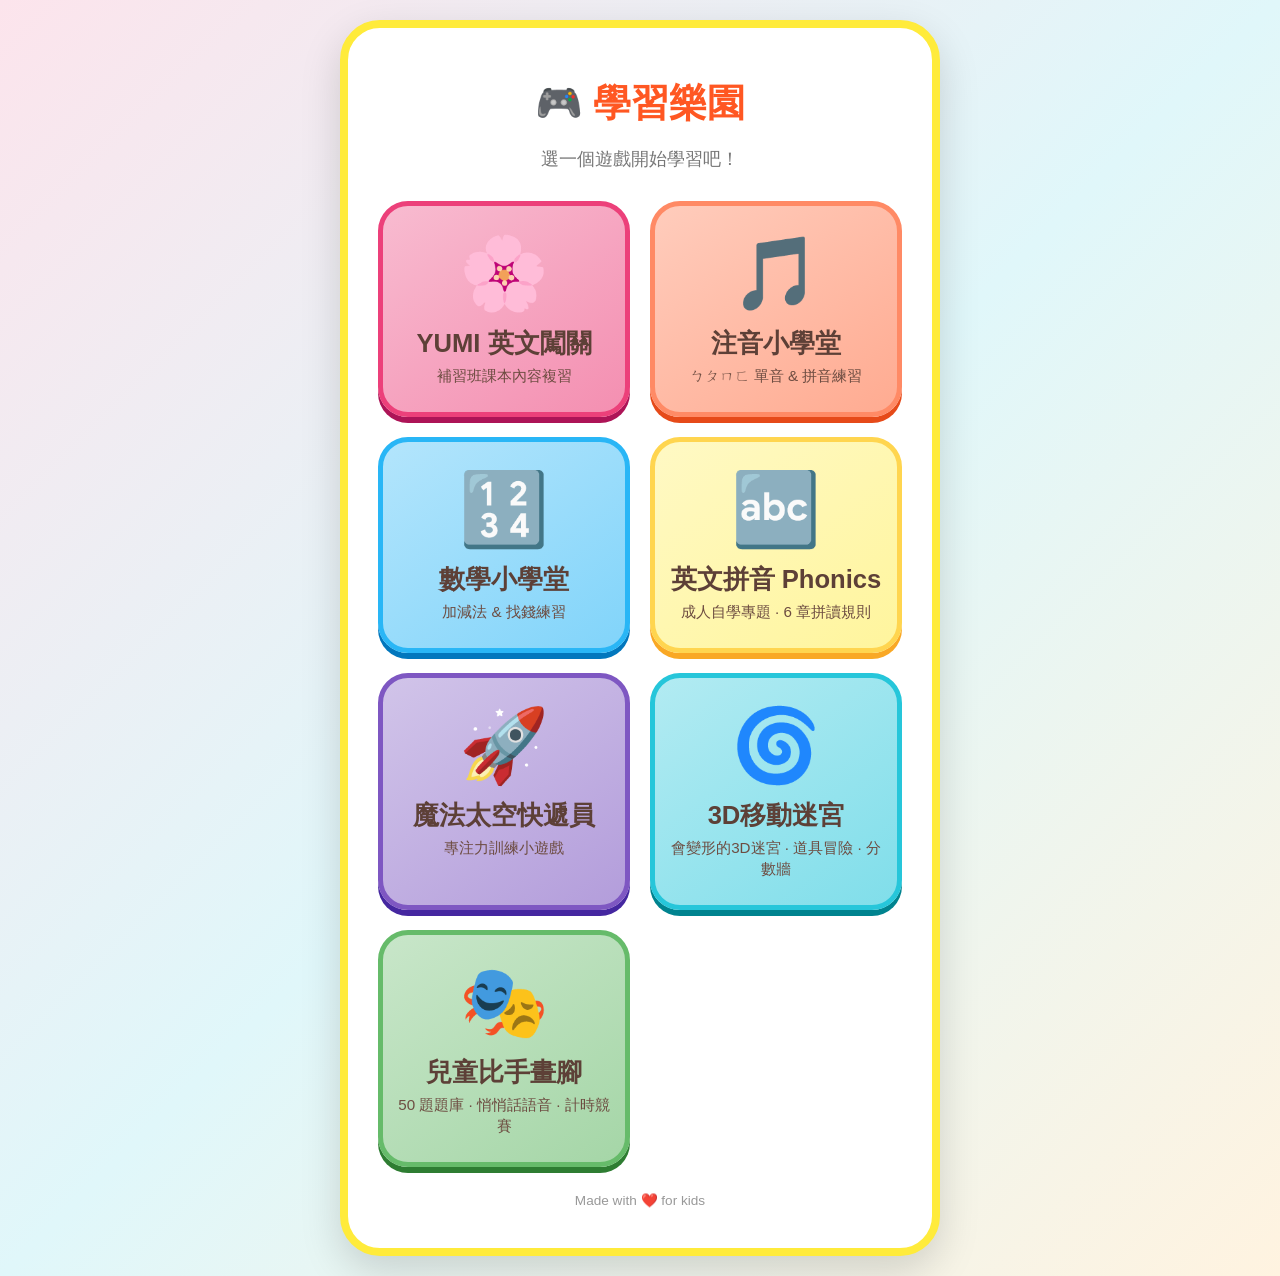
<file: index.html>
<!DOCTYPE html>
<html lang="zh-TW">
<head>
    <meta charset="UTF-8">
    <meta name="viewport" content="width=device-width, initial-scale=1.0">
    <title>🎮 學習樂園</title>
    <style>
        :root {
            --font-family: 'Comic Sans MS', 'Microsoft JhengHei', 'PingFang TC', cursive, sans-serif;
        }
        * { box-sizing: border-box; }
        body {
            background: linear-gradient(135deg, #fce4ec 0%, #e0f7fa 50%, #fff3e0 100%);
            font-family: var(--font-family);
            min-height: 100vh;
            margin: 0;
            padding: 20px;
            display: flex;
            justify-content: center;
            align-items: center;
        }
        #home {
            background: #fff;
            padding: 40px 30px;
            border-radius: 40px;
            box-shadow: 0 15px 40px rgba(0,0,0,0.15);
            text-align: center;
            max-width: 600px;
            width: 100%;
            border: 8px solid #ffeb3b;
        }
        h1 {
            color: #ff5722;
            font-size: 2.4rem;
            margin: 10px 0 5px;
            text-shadow: 2px 2px #fff;
        }
        .subtitle {
            color: #777;
            margin-bottom: 30px;
            font-size: 1.1rem;
        }
        .game-grid {
            display: grid;
            grid-template-columns: 1fr 1fr;
            gap: 20px;
        }
        @media (max-width: 600px) {
            .game-grid { grid-template-columns: 1fr; }
        }
        .game-card {
            display: block;
            text-decoration: none;
            color: inherit;
            background: linear-gradient(145deg, #fff9c4, #fff59d);
            border: 5px solid #ffd54f;
            border-radius: 30px;
            padding: 25px 15px;
            transition: transform 0.2s, box-shadow 0.2s;
            box-shadow: 0 6px 0 #f9a825;
        }
        .game-card:hover {
            transform: translateY(-5px);
            box-shadow: 0 11px 0 #f9a825;
        }
        .game-card:active {
            transform: translateY(2px);
            box-shadow: 0 4px 0 #f9a825;
        }
        .game-card.zhuyin {
            background: linear-gradient(145deg, #ffccbc, #ffab91);
            border-color: #ff8a65;
            box-shadow: 0 6px 0 #e64a19;
        }
        .game-card.zhuyin:hover { box-shadow: 0 11px 0 #e64a19; }
        .game-card.zhuyin:active { box-shadow: 0 4px 0 #e64a19; }
        .game-card.math {
            background: linear-gradient(145deg, #b3e5fc, #81d4fa);
            border-color: #29b6f6;
            box-shadow: 0 6px 0 #0277bd;
        }
        .game-card.math:hover { box-shadow: 0 11px 0 #0277bd; }
        .game-card.math:active { box-shadow: 0 4px 0 #0277bd; }
        .game-card.yumi {
            background: linear-gradient(145deg, #f8bbd0, #f48fb1);
            border-color: #ec407a;
            box-shadow: 0 6px 0 #ad1457;
        }
        .game-card.yumi:hover { box-shadow: 0 11px 0 #ad1457; }
        .game-card.yumi:active { box-shadow: 0 4px 0 #ad1457; }
        .game-card.space {
            background: linear-gradient(145deg, #d1c4e9, #b39ddb);
            border-color: #7e57c2;
            box-shadow: 0 6px 0 #4527a0;
        }
        .game-card.space:hover { box-shadow: 0 11px 0 #4527a0; }
        .game-card.space:active { box-shadow: 0 4px 0 #4527a0; }
        .game-card.charades {
            background: linear-gradient(145deg, #c8e6c9, #a5d6a7);
            border-color: #66bb6a;
            box-shadow: 0 6px 0 #2e7d32;
        }
        .game-card.charades:hover { box-shadow: 0 11px 0 #2e7d32; }
        .game-card.charades:active { box-shadow: 0 4px 0 #2e7d32; }
        .game-card.maze3d {
            background: linear-gradient(145deg, #b2ebf2, #80deea);
            border-color: #26c6da;
            box-shadow: 0 6px 0 #00838f;
        }
        .game-card.maze3d:hover { box-shadow: 0 11px 0 #00838f; }
        .game-card.maze3d:active { box-shadow: 0 4px 0 #00838f; }
        .game-emoji {
            font-size: 4.5rem;
            display: block;
            margin-bottom: 10px;
        }
        .game-title {
            font-size: 1.6rem;
            font-weight: bold;
            color: #5d4037;
            margin-bottom: 5px;
        }
        .game-desc {
            font-size: 0.95rem;
            color: #6d4c41;
        }
        @keyframes bounce {
            0%, 100% { transform: translateY(0); }
            50% { transform: translateY(-12px); }
        }
        .bouncing { animation: bounce 1.5s infinite; display: inline-block; }
        footer {
            margin-top: 25px;
            font-size: 0.85rem;
            color: #999;
        }
        @media (max-width: 480px) {
            #home { padding: 30px 20px; }
            h1 { font-size: 1.8rem; }
            .game-emoji { font-size: 3.5rem; }
            .game-title { font-size: 1.3rem; }
        }
    </style>
</head>
<body>
    <div id="home">
        <h1><span class="bouncing">🎮</span> 學習樂園</h1>
        <p class="subtitle">選一個遊戲開始學習吧！</p>
        <div class="game-grid">
            <a href="./YUMI英文練習/" class="game-card yumi">
                <span class="game-emoji">🌸</span>
                <div class="game-title">YUMI 英文闖關</div>
                <div class="game-desc">補習班課本內容複習</div>
            </a>
            <a href="./注音練習/" class="game-card zhuyin">
                <span class="game-emoji">🎵</span>
                <div class="game-title">注音小學堂</div>
                <div class="game-desc">ㄅㄆㄇㄈ 單音 &amp; 拼音練習</div>
            </a>
            <a href="./數學練習/" class="game-card math">
                <span class="game-emoji">🔢</span>
                <div class="game-title">數學小學堂</div>
                <div class="game-desc">加減法 &amp; 找錢練習</div>
            </a>
            <a href="./英文測驗/" class="game-card">
                <span class="game-emoji">🔤</span>
                <div class="game-title">英文拼音 Phonics</div>
                <div class="game-desc">成人自學專題 · 6 章拼讀規則</div>
            </a>
            <a href="./太空快遞/" class="game-card space">
                <span class="game-emoji">🚀</span>
                <div class="game-title">魔法太空快遞員</div>
                <div class="game-desc">專注力訓練小遊戲</div>
            </a>
            <a href="./3D迷宮/" class="game-card maze3d">
                <span class="game-emoji">🌀</span>
                <div class="game-title">3D移動迷宮</div>
                <div class="game-desc">會變形的3D迷宮 · 道具冒險 · 分數牆</div>
            </a>
            <a href="./比手畫腳/" class="game-card charades">
                <span class="game-emoji">🎭</span>
                <div class="game-title">兒童比手畫腳</div>
                <div class="game-desc">50 題題庫 · 悄悄話語音 · 計時競賽</div>
            </a>
        </div>
        <footer>Made with ❤️ for kids</footer>
    </div>
</body>
</html>
</file>
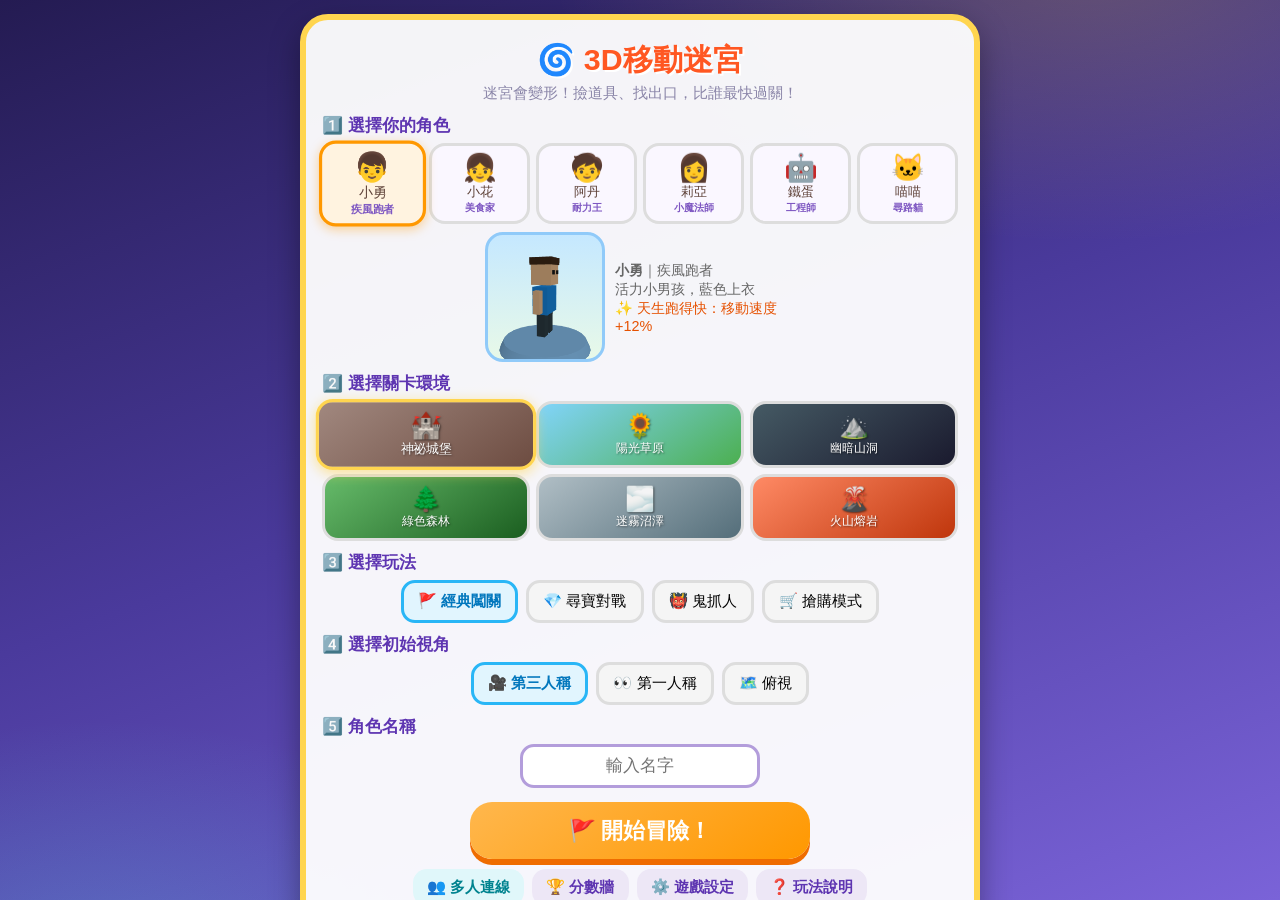
<file: 3D迷宮/index.html>
<!DOCTYPE html>
<html lang="zh-TW">
<head>
<meta charset="UTF-8">
<meta name="viewport" content="width=device-width, initial-scale=1.0, maximum-scale=1.0, user-scalable=no, viewport-fit=cover">
<title>🌀 3D移動迷宮</title>
<link rel="icon" href="data:image/svg+xml,<svg xmlns=%22http://www.w3.org/2000/svg%22 viewBox=%220 0 100 100%22><text y=%22.9em%22 font-size=%2290%22>🌀</text></svg>">
<style>
:root{
  --font:'Comic Sans MS','Microsoft JhengHei','PingFang TC',cursive,sans-serif;
  --ink:#2d2a4a;
}
*{box-sizing:border-box;-webkit-tap-highlight-color:transparent;user-select:none;-webkit-user-select:none;}
html,body{margin:0;padding:0;height:100%;overflow:hidden;}
body{font-family:var(--font);color:var(--ink);background:#1a1636;}
button{font-family:var(--font);}

/* ===== 畫面切換 ===== */
.screen{position:fixed;inset:0;display:none;}
.screen.active{display:flex;}

/* ===== 標題畫面 ===== */
#titleScreen{
  background:
    radial-gradient(900px 480px at 85% -5%, rgba(255,213,79,.22), transparent 60%),
    radial-gradient(700px 420px at 8% 108%, rgba(77,208,225,.25), transparent 60%),
    linear-gradient(160deg,#241b52 0%,#4a3a9c 48%,#7a63d8 100%);
  flex-direction:column;align-items:center;justify-content:flex-start;
  overflow-y:auto;padding:14px;
}
#titleScreen .deco{position:fixed;inset:0;pointer-events:none;overflow:hidden;}
#titleScreen .deco span{position:absolute;bottom:-70px;font-size:2.2rem;opacity:0;
  animation:decoFloat linear infinite;filter:drop-shadow(0 2px 6px rgba(0,0,0,.35));}
@keyframes decoFloat{
  0%{transform:translateY(0) rotate(-8deg);opacity:0;}
  10%{opacity:.4;}
  85%{opacity:.3;}
  100%{transform:translateY(-115vh) rotate(30deg);opacity:0;}
}
.title-card{
  position:relative;z-index:1;
  background:rgba(255,255,255,.95);border-radius:28px;border:6px solid #ffd54f;
  box-shadow:0 12px 30px rgba(0,0,0,.35);max-width:680px;width:100%;
  padding:18px 16px;text-align:center;margin:auto 0;
}
.title-card h1{color:#ff5722;font-size:1.9rem;margin:2px 0 2px;text-shadow:2px 2px #fff;}
.title-card .sub{color:#8a85a8;margin:0 0 10px;font-size:.95rem;}
.sec-label{font-weight:bold;color:#5e35b1;font-size:1.05rem;margin:10px 0 6px;text-align:left;}
.char-row{display:grid;grid-template-columns:repeat(6,1fr);gap:6px;}
@media(max-width:520px){.char-row{grid-template-columns:repeat(3,1fr);}}
.char-btn{
  border:3px solid #ddd;border-radius:16px;background:#faf7ff;padding:6px 2px;cursor:pointer;
  font-size:.8rem;color:#5d4037;transition:transform .12s;
}
.char-btn .ce{font-size:1.7rem;display:block;}
.char-btn .cj{display:block;font-size:.62rem;color:#7e57c2;font-weight:bold;}
.char-btn.sel{border-color:#ff9800;background:#fff3e0;transform:scale(1.06);box-shadow:0 3px 10px rgba(255,152,0,.4);}
#charPreviewWrap{display:flex;gap:10px;align-items:center;justify-content:center;margin-top:8px;}
#charPreview{width:120px;height:130px;border-radius:18px;background:linear-gradient(180deg,#c5e8ff,#e8f9e8);border:3px solid #90caf9;}
#charDesc{font-size:.9rem;color:#666;max-width:180px;text-align:left;}
.lvl-row{display:grid;grid-template-columns:repeat(3,1fr);gap:6px;}
@media(max-width:520px){.lvl-row{grid-template-columns:repeat(3,1fr);}}
.lvl-btn{
  border:3px solid #ddd;border-radius:16px;padding:8px 2px;cursor:pointer;font-size:.78rem;
  color:#fff;text-shadow:1px 1px 2px rgba(0,0,0,.5);transition:transform .12s;
}
.lvl-btn .le{font-size:1.5rem;display:block;}
.lvl-btn.sel{border-color:#ffd54f;transform:scale(1.06);box-shadow:0 3px 12px rgba(255,213,79,.6);}
.view-row{display:flex;gap:8px;justify-content:center;flex-wrap:wrap;}
.view-btn{border:3px solid #ddd;border-radius:14px;background:#f5f5f5;padding:8px 14px;cursor:pointer;font-size:.95rem;}
.view-btn.sel{border-color:#29b6f6;background:#e1f5fe;color:#0277bd;font-weight:bold;}
#playerName{
  font-family:var(--font);font-size:1.05rem;padding:9px 12px;border-radius:14px;border:3px solid #b39ddb;
  width:min(240px,60%);text-align:center;
}
.start-btn{
  display:block;width:100%;max-width:340px;margin:14px auto 4px;border:none;cursor:pointer;
  font-size:1.35rem;font-weight:bold;color:#fff;padding:14px;border-radius:22px;
  background:linear-gradient(145deg,#ffb74d,#ff9800);box-shadow:0 6px 0 #ef6c00;transition:transform .1s;
}
.start-btn:active{transform:translateY(3px);box-shadow:0 3px 0 #ef6c00;}
.mini-btn{
  border:none;cursor:pointer;background:#ede7f6;color:#5e35b1;border-radius:14px;
  padding:8px 14px;font-size:.95rem;font-weight:bold;margin:4px;
}
.title-foot{display:flex;justify-content:center;flex-wrap:wrap;margin-top:6px;}

/* ===== 遊戲 HUD ===== */
#gameScreen{background:#000;}
#c3d{position:absolute;inset:0;width:100%;height:100%;touch-action:none;}
#topMask{position:absolute;inset:0;z-index:2;pointer-events:none;display:none;}
.hud{position:absolute;pointer-events:none;z-index:5;}
#hudTop{
  top:0;left:0;right:0;display:flex;justify-content:space-between;align-items:flex-start;
  padding:calc(8px + env(safe-area-inset-top)) calc(8px + env(safe-area-inset-right)) 8px calc(8px + env(safe-area-inset-left));
}
#hudInfo{
  background:rgba(20,16,50,.72);color:#fff;border-radius:16px;padding:7px 12px;font-size:.95rem;
  display:flex;gap:14px;align-items:center;backdrop-filter:blur(3px);
}
#hudInfo b{color:#ffd54f;}
#shiftCountdown{color:#8be9fd;}
#minimapWrap{pointer-events:auto;position:relative;}
#minimap{
  width:120px;height:120px;border-radius:14px;border:3px solid rgba(255,255,255,.75);
  background:rgba(10,8,30,.78);display:block;transition:width .2s,height .2s;
}
#minimapWrap.big #minimap{width:144px;height:144px;} /* 特大以上地圖用：1.2 倍 */
#mapSizeBtn{
  position:absolute;top:-6px;left:-6px;width:28px;height:28px;border-radius:50%;
  border:2px solid rgba(255,255,255,.8);background:rgba(30,24,70,.85);color:#fff;
  font-size:.85rem;cursor:pointer;z-index:7;line-height:24px;padding:0;
}
#minimapHint{position:absolute;bottom:2px;right:6px;font-size:.6rem;color:#fff;opacity:.8;}
#hudRightBtns{
  position:absolute;top:150px;right:calc(8px + env(safe-area-inset-right));
  display:flex;flex-direction:column;gap:10px;pointer-events:auto;z-index:6;
}
.round-btn{
  width:52px;height:52px;border-radius:50%;border:3px solid rgba(255,255,255,.8);cursor:pointer;
  background:rgba(30,24,70,.75);color:#fff;font-size:1.35rem;box-shadow:0 3px 8px rgba(0,0,0,.4);
}
.round-btn:active{transform:scale(.92);}
.round-btn .bl{display:block;font-size:.5rem;margin-top:-3px;}
#effectChips{
  position:absolute;top:calc(60px + env(safe-area-inset-top));left:calc(8px + env(safe-area-inset-left));display:flex;flex-direction:column;gap:6px;z-index:6;pointer-events:none;
}
.chip{
  background:rgba(255,255,255,.9);border-radius:20px;padding:4px 12px;font-size:.85rem;font-weight:bold;
  color:#5d4037;box-shadow:0 2px 6px rgba(0,0,0,.35);animation:chipIn .25s ease;
}
@keyframes chipIn{from{opacity:0;transform:translateX(-16px);}to{opacity:1;transform:none;}}
#joyZone{
  position:absolute;left:0;bottom:0;width:45%;height:55%;z-index:6;touch-action:none;
}
#joyBase{
  position:absolute;width:110px;height:110px;border-radius:50%;
  background:rgba(255,255,255,.14);border:3px solid rgba(255,255,255,.4);display:none;
}
#joyStick{
  position:absolute;width:52px;height:52px;border-radius:50%;
  background:rgba(255,255,255,.55);border:3px solid rgba(255,255,255,.8);display:none;
}
#lookZone{position:absolute;right:0;bottom:0;width:55%;height:55%;z-index:5;touch-action:none;}
#shovelBtn{
  position:absolute;right:calc(14px + env(safe-area-inset-right));bottom:calc(96px + env(safe-area-inset-bottom));width:74px;height:74px;border-radius:50%;
  border:4px solid #fff;background:linear-gradient(145deg,#ff8a65,#f4511e);color:#fff;
  font-size:1.7rem;display:none;z-index:7;cursor:pointer;box-shadow:0 4px 12px rgba(0,0,0,.5);
}
#shovelBtn:active{transform:scale(.92);}
#shovelBtn .cnt{
  position:absolute;top:-6px;right:-6px;background:#ffd54f;color:#5d4037;border-radius:50%;
  width:26px;height:26px;font-size:.9rem;font-weight:bold;line-height:26px;
}
#kiteBtn{
  position:absolute;right:calc(14px + env(safe-area-inset-right));bottom:calc(184px + env(safe-area-inset-bottom));width:74px;height:74px;border-radius:50%;
  border:4px solid #fff;background:linear-gradient(145deg,#4fc3f7,#0288d1);color:#fff;
  font-size:1.7rem;display:none;z-index:7;cursor:pointer;box-shadow:0 4px 12px rgba(0,0,0,.5);
}
#kiteBtn:active{transform:scale(.92);}
#kiteBtn .cnt{
  position:absolute;top:-6px;right:-6px;background:#ffd54f;color:#5d4037;border-radius:50%;
  width:26px;height:26px;font-size:.9rem;font-weight:bold;line-height:26px;
}
#atkBtn{
  position:absolute;right:calc(100px + env(safe-area-inset-right));bottom:calc(96px + env(safe-area-inset-bottom));width:80px;height:80px;border-radius:50%;
  border:4px solid #fff;background:linear-gradient(145deg,#ef5350,#c62828);color:#fff;
  font-size:2rem;display:none;z-index:7;cursor:pointer;box-shadow:0 4px 14px rgba(0,0,0,.5);
}
#atkBtn:active{transform:scale(.9);}
.pressing{transform:scale(.88)!important;filter:brightness(1.15);}
#robBtn{
  position:absolute;right:calc(100px + env(safe-area-inset-right));bottom:calc(96px + env(safe-area-inset-bottom));width:80px;height:80px;border-radius:50%;
  border:4px solid #fff;background:linear-gradient(145deg,#bdbdbd,#757575);color:#fff;
  font-size:2rem;display:none;z-index:7;cursor:pointer;box-shadow:0 4px 14px rgba(0,0,0,.5);
  transition:background .15s, transform .15s;
}
#robBtn.ready{background:linear-gradient(145deg,#ffb74d,#ef6c00);animation:robPulse .7s infinite;}
#robBtn:active{transform:scale(.9);}
#coBtn{
  position:absolute;right:calc(196px + env(safe-area-inset-right));bottom:calc(96px + env(safe-area-inset-bottom));
  width:80px;height:80px;border-radius:50%;
  border:4px solid #fff;background:linear-gradient(145deg,#4dd0e1,#00838f);color:#fff;
  font-size:2rem;display:none;z-index:7;cursor:pointer;box-shadow:0 4px 14px rgba(0,0,0,.5);
}
#coBtn .cnt{
  position:absolute;bottom:-8px;left:50%;transform:translateX(-50%);
  background:#fff;color:#00838f;border-radius:10px;padding:0 6px;font-size:.75rem;font-weight:bold;white-space:nowrap;
}
#coBtn.ready{animation:robPulse .7s infinite;}
#coBtn.busy{background:linear-gradient(145deg,#ffd54f,#ef6c00);}
#coBtn:active{transform:scale(.9);}
@keyframes robPulse{0%,100%{box-shadow:0 4px 14px rgba(0,0,0,.5);}50%{box-shadow:0 0 0 10px rgba(255,152,0,.35),0 4px 14px rgba(0,0,0,.5);}}
#skillBtn{
  position:absolute;right:calc(186px + env(safe-area-inset-right));bottom:calc(96px + env(safe-area-inset-bottom));
  width:70px;height:70px;border-radius:50%;
  border:4px solid #fff;background:linear-gradient(145deg,#ba68c8,#7b1fa2);color:#fff;
  font-size:1.7rem;display:none;z-index:7;cursor:pointer;box-shadow:0 4px 12px rgba(0,0,0,.5);
}
#skillBtn:active{transform:scale(.9);}
#stunOverlay{
  position:absolute;inset:0;z-index:15;display:none;pointer-events:none;
  background:radial-gradient(circle at 50% 50%, rgba(120,80,255,0) 35%, rgba(90,60,200,.55) 100%);
  animation:stunSpin 1s linear infinite;
}
@keyframes stunSpin{0%,100%{opacity:.7;}50%{opacity:1;}}
#smellHud{
  position:absolute;top:calc(126px + env(safe-area-inset-top));left:50%;transform:translateX(-50%);z-index:6;display:none;
  background:rgba(90,20,60,.85);border:2px solid #ff9800;border-radius:20px;padding:5px 14px;
  color:#fff;font-weight:bold;font-size:.95rem;white-space:nowrap;box-shadow:0 3px 10px rgba(0,0,0,.4);
  animation:smellPulse 1.1s ease-in-out infinite;
}
#smellArrow{display:inline-block;font-size:1.1rem;margin-right:6px;}
@keyframes smellPulse{0%,100%{opacity:.85;}50%{opacity:1;transform:translateX(-50%) scale(1.05);}}
#whistleBtn{
  position:absolute;right:calc(100px + env(safe-area-inset-right));bottom:calc(184px + env(safe-area-inset-bottom));
  width:70px;height:70px;border-radius:50%;
  border:4px solid #fff;background:linear-gradient(145deg,#ffd54f,#f9a825);color:#fff;
  font-size:1.6rem;display:none;z-index:7;cursor:pointer;box-shadow:0 4px 12px rgba(0,0,0,.5);
}
#whistleBtn:active{transform:scale(.92);}
#whistleBtn .cnt{
  position:absolute;top:-6px;right:-6px;background:#ffd54f;color:#5d4037;border-radius:50%;
  width:26px;height:26px;font-size:.9rem;font-weight:bold;line-height:26px;
}
#compassHud{
  position:absolute;top:64px;left:50%;transform:translateX(-50%);z-index:6;display:none;
  background:rgba(20,16,50,.7);border-radius:50%;width:56px;height:56px;border:2px solid #ffd54f;
}
#compassArrow{position:absolute;inset:0;display:flex;align-items:center;justify-content:center;font-size:1.7rem;}
#satietyWrap{display:inline-block;width:58px;height:12px;background:rgba(255,255,255,.22);border-radius:6px;overflow:hidden;vertical-align:middle;margin:0 4px;}
#satietyFill{display:block;height:100%;width:100%;background:#8bc34a;transition:width .3s,background .3s;}

/* ===== 變換警告 ===== */
#shiftWarn{
  position:absolute;inset:0;display:none;align-items:center;justify-content:center;z-index:20;
  background:rgba(120,20,40,.28);pointer-events:none;
}
#shiftWarn .box{
  background:rgba(40,10,20,.88);border:4px solid #ff5252;color:#fff;border-radius:24px;
  padding:20px 34px;font-size:1.5rem;font-weight:bold;text-align:center;animation:pulseWarn .7s infinite;
}
@keyframes pulseWarn{0%,100%{transform:scale(1);}50%{transform:scale(1.06);}}
#preWarn{
  position:absolute;top:18%;left:50%;transform:translateX(-50%);z-index:19;display:none;
  background:rgba(255,152,0,.92);color:#fff;font-weight:bold;border-radius:18px;padding:8px 20px;font-size:1.1rem;
  box-shadow:0 4px 12px rgba(0,0,0,.4);
}
#toast{
  position:absolute;bottom:32%;left:50%;transform:translateX(-50%);z-index:18;display:none;
  background:rgba(30,24,70,.9);color:#ffd54f;border-radius:18px;padding:9px 20px;font-size:1.05rem;font-weight:bold;
  border:2px solid #ffd54f;text-align:center;max-width:80%;
}

/* ===== 大地圖 ===== */
#bigMapOverlay{
  position:fixed;inset:0;z-index:40;display:none;align-items:center;justify-content:center;
  background:rgba(8,6,24,.85);
}
#bigMap{border-radius:18px;border:4px solid #ffd54f;background:#141031;}
#bigMapClose{
  position:absolute;top:16px;right:16px;width:52px;height:52px;border-radius:50%;font-size:1.5rem;
  border:3px solid #fff;background:#e53935;color:#fff;cursor:pointer;
}

/* ===== 過關畫面 ===== */
#winScreen{
  background:radial-gradient(circle at 50% 30%,#5b4aa0,#241c50 70%);
  flex-direction:column;align-items:center;justify-content:center;padding:14px;overflow-y:auto;
}
.win-card{
  background:#fff;border-radius:28px;border:6px solid #ffd54f;max-width:520px;width:100%;
  padding:22px 18px;text-align:center;box-shadow:0 14px 36px rgba(0,0,0,.4);
}
.win-card h2{color:#ff9800;font-size:2rem;margin:4px 0;}
.win-stats{font-size:1.15rem;margin:10px 0;color:#4527a0;}
.win-stats b{font-size:1.5rem;color:#e65100;}
.confetti{font-size:2.4rem;}

/* ===== 分數牆 & 後台 modal ===== */
.modal{
  position:fixed;inset:0;z-index:50;display:none;align-items:center;justify-content:center;
  background:rgba(8,6,24,.8);padding:12px;
}
.modal .m-card{
  background:#fff;border-radius:24px;border:5px solid #b39ddb;max-width:520px;width:100%;
  max-height:88vh;overflow-y:auto;padding:18px 16px;text-align:center;
}
.m-card h3{color:#5e35b1;margin:2px 0 10px;font-size:1.35rem;}
.lb-table{width:100%;border-collapse:collapse;font-size:.92rem;}
.lb-table th{background:#ede7f6;color:#5e35b1;padding:6px 4px;border-radius:6px;}
.lb-table td{padding:6px 4px;border-bottom:2px dashed #eee;color:#444;}
.lb-table tr.me td{background:#fff8e1;font-weight:bold;}
.lb-tabs{display:flex;gap:6px;justify-content:center;margin-bottom:8px;flex-wrap:wrap;}
.lb-tab{border:2px solid #ddd;background:#fafafa;border-radius:12px;padding:5px 10px;font-size:.85rem;cursor:pointer;}
.lb-tab.sel{border-color:#7e57c2;background:#ede7f6;color:#4527a0;font-weight:bold;}
.adm-row{display:flex;justify-content:space-between;align-items:center;margin:10px 0;text-align:left;gap:8px;}
.adm-row label{font-size:.95rem;color:#444;flex:1;}
.adm-row input[type=number],.adm-row select{
  font-family:var(--font);font-size:1rem;padding:6px 8px;border-radius:10px;border:2px solid #b39ddb;width:110px;text-align:center;
}
.adm-row input[type=text]{
  font-family:var(--font);font-size:.85rem;padding:6px 8px;border-radius:10px;border:2px solid #b39ddb;width:100%;
}
.adm-note{font-size:.78rem;color:#999;text-align:left;margin:2px 0 8px;}
.m-close{border:none;background:#7e57c2;color:#fff;border-radius:16px;padding:10px 26px;font-size:1.05rem;font-weight:bold;cursor:pointer;margin-top:10px;}

#orientTip{
  position:fixed;inset:0;z-index:90;display:none;align-items:center;justify-content:center;text-align:center;
  background:rgba(20,14,50,.95);color:#fff;font-size:1.2rem;padding:20px;
}
</style>
</head>
<body>

<!-- ============ 標題畫面 ============ -->
<div id="titleScreen" class="screen active">
  <div class="deco" aria-hidden="true">
    <span style="left:6%;animation-duration:15s;">🌀</span>
    <span style="left:20%;animation-duration:19s;animation-delay:3s;">⭐</span>
    <span style="left:36%;animation-duration:17s;animation-delay:7s;">💎</span>
    <span style="left:54%;animation-duration:21s;animation-delay:1s;">🧭</span>
    <span style="left:70%;animation-duration:16s;animation-delay:9s;">🍎</span>
    <span style="left:86%;animation-duration:20s;animation-delay:5s;">🗝️</span>
  </div>
  <div class="title-card">
    <h1>🌀 3D移動迷宮</h1>
    <p class="sub">迷宮會變形！撿道具、找出口，比誰最快過關！</p>
    <div class="sec-label">1️⃣ 選擇你的角色</div>
    <div class="char-row" id="charRow"></div>
    <div id="charPreviewWrap">
      <canvas id="charPreview" width="240" height="260"></canvas>
      <div id="charDesc"></div>
    </div>
    <div class="sec-label">2️⃣ 選擇關卡環境</div>
    <div class="lvl-row" id="lvlRow"></div>
    <div class="sec-label">3️⃣ 選擇玩法</div>
    <div class="view-row" id="spModeRow">
      <button class="view-btn sel" data-m="classic">🚩 經典闖關</button>
      <button class="view-btn" data-m="treasure">💎 尋寶對戰</button>
      <button class="view-btn" data-m="tag">👹 鬼抓人</button>
      <button class="view-btn" data-m="shop">🛒 搶購模式</button>
    </div>
    <div class="sec-label">4️⃣ 選擇初始視角</div>
    <div class="view-row" id="viewRow">
      <button class="view-btn sel" data-v="tp">🎥 第三人稱</button>
      <button class="view-btn" data-v="fp">👀 第一人稱</button>
      <button class="view-btn" data-v="top">🗺️ 俯視</button>
    </div>
    <div class="sec-label">5️⃣ 角色名稱</div>
    <input id="playerName" maxlength="10" placeholder="輸入名字">
    <button class="start-btn" id="startBtn">🚩 開始冒險！</button>
    <div class="title-foot">
      <button class="mini-btn" id="mpBtn" style="background:#e0f7fa;color:#00838f;">👥 多人連線</button>
      <button class="mini-btn" id="lbBtn">🏆 分數牆</button>
      <button class="mini-btn" id="admBtn">⚙️ 遊戲設定</button>
      <button class="mini-btn" id="helpBtn">❓ 玩法說明</button>
    </div>
    <div style="margin-top:8px;font-size:.72rem;color:#b3aecf;">3D移動迷宮 v<span id="verLabel"></span></div>
  </div>
</div>

<!-- ============ 遊戲畫面 ============ -->
<div id="gameScreen" class="screen">
  <canvas id="c3d"></canvas>
  <div id="topMask"></div>
  <div class="hud" id="hudTop">
    <div id="hudInfo">
      <span>⏱ <b id="hudTime">0:00</b></span>
      <span>🍗<span id="satietyWrap"><span id="satietyFill"></span></span><b id="satietyPct">100%</b></span>
      <span id="hpWrap" style="display:none;">體力 <b id="hpHearts">❤️</b></span>
      <span id="cartWrap" style="display:none;">🛒 <b id="cartAmt">$0</b><span id="cartRank" style="font-size:.8rem;color:#8be9fd;margin-left:6px;"></span></span>
      <span>🌀 <span id="shiftCountdown">--</span></span>
      <span id="hudLvlName"></span>
    </div>
    <div id="minimapWrap">
      <canvas id="minimap" width="240" height="240"></canvas>
      <button id="mapSizeBtn">⤢</button>
    </div>
  </div>
  <div id="effectChips"></div>
  <div id="hudRightBtns">
    <button class="round-btn" id="viewToggle">🎥<span class="bl">視角</span></button>
    <button class="round-btn" id="soundToggle">🔊<span class="bl">音樂</span></button>
    <button class="round-btn" id="zoomInBtn" style="display:none;">➕<span class="bl">拉近</span></button>
    <button class="round-btn" id="zoomOutBtn" style="display:none;">➖<span class="bl">拉遠</span></button>
    <button class="round-btn" id="quitBtn">🏠<span class="bl">離開</span></button>
  </div>
  <div id="compassHud"><div id="compassArrow">🔺</div></div>
  <div id="smellHud"><span id="smellArrow">🔺</span><span id="smellTxt">👃 聞到味道！</span></div>
  <button id="shovelBtn">⛏️<span class="cnt" id="shovelCnt">1</span></button>
  <button id="kiteBtn">🪁<span class="cnt" id="kiteCnt">1</span></button>
  <button id="whistleBtn">📣<span class="cnt" id="whistleCnt">1</span></button>
  <button id="atkBtn">🐾</button>
  <button id="robBtn">🤏</button>
  <button id="coBtn">💳<span class="cnt" id="coCnt"></span></button>
  <button id="skillBtn">🫥</button>
  <div id="stunOverlay"></div>
  <div id="joyZone"><div id="joyBase"></div><div id="joyStick"></div></div>
  <div id="lookZone"></div>
  <div id="preWarn">⚠️ 迷宮即將變換：<span id="preWarnSec">3</span> 秒</div>
  <div id="shiftWarn"><div class="box">🌀 迷宮變換中...<br><span style="font-size:1rem;">牆壁正在移動，請稍等！</span></div></div>
  <div id="toast"></div>
</div>

<!-- ============ 大地圖 ============ -->
<div id="bigMapOverlay">
  <canvas id="bigMap" width="600" height="600"></canvas>
  <button id="bigMapClose">✖</button>
</div>

<!-- ============ 過關畫面 ============ -->
<div id="winScreen" class="screen">
  <div class="win-card">
    <div class="confetti">🎉🎊🏆🎊🎉</div>
    <h2>恭喜過關！</h2>
    <div class="win-stats">
      <div>關卡：<span id="winLvl"></span></div>
      <div>過關時間：<b id="winTime"></b></div>
      <div>獲得分數：<b id="winScore"></b> 分</div>
      <div id="winRank" style="font-size:.95rem;color:#7e57c2;margin-top:4px;"></div>
    </div>
    <button class="start-btn" id="againBtn">🔁 再玩一次</button>
    <button class="mini-btn" id="winLbBtn">🏆 看分數牆</button>
    <button class="mini-btn" id="winHomeBtn">🏠 回到選單</button>
  </div>
</div>

<!-- ============ 多人連線 ============ -->
<div class="modal" id="mpModal">
  <div class="m-card">
    <h3>👥 多人連線（2～5 人）</h3>
    <div id="mpSetup">
      <div class="lb-tabs">
        <button class="lb-tab sel" id="mpModeRace">🏁 比賽搶終點</button>
        <button class="lb-tab" id="mpModeTag">👹 鬼抓人</button>
        <button class="lb-tab" id="mpModeTre">💎 尋寶</button>
        <button class="lb-tab" id="mpModeShop">🛒 搶購</button>
      </div>
      <div style="font-size:.85rem;color:#666;margin:6px 0;" id="mpModeDesc">大家從不同角落出發，看誰最快搶到中間的傳送門！</div>
      <div style="font-size:.8rem;color:#999;margin-bottom:8px;">先在標題畫面選好角色和視角，遊戲中也能自由切換（視角已設計成公平的，看不到牆後面）。</div>
      <div style="font-size:.85rem;color:#666;margin:8px 0 2px;">房間人數上限（最少 2 人、最多 5 人）</div>
      <div class="lb-tabs" id="mpSizeRow">
        <button class="lb-tab" data-n="2">2 人</button>
        <button class="lb-tab sel" data-n="3">3 人</button>
        <button class="lb-tab" data-n="4">4 人</button>
        <button class="lb-tab" data-n="5">5 人</button>
      </div>
      <button class="start-btn" id="mpCreate" style="margin:8px auto;">🏠 建立房間（我當房主）</button>
      <div style="margin:8px 0;color:#666;">─ 或加入朋友的房間 ─</div>
      <input id="mpCodeInput" maxlength="4" inputmode="numeric" placeholder="輸入4位數房號"
        style="font-family:var(--font);font-size:1.3rem;padding:8px;border-radius:12px;border:3px solid #4dd0e1;width:160px;text-align:center;letter-spacing:6px;">
      <button class="mini-btn" id="mpJoin" style="display:block;margin:8px auto;">🚪 加入房間</button>
    </div>
    <div id="mpLobby" style="display:none;">
      <div style="font-size:1.05rem;color:#666;">房號（唸給朋友聽）</div>
      <div style="font-size:2.4rem;font-weight:bold;color:#00838f;letter-spacing:8px;" id="mpCode"></div>
      <div id="mpModeShow" style="color:#7e57c2;font-weight:bold;margin:4px 0;"></div>
      <div id="mpPlayers" style="margin:10px 0;"></div>
      <div id="mpStatus" style="font-size:.85rem;color:#999;min-height:20px;"></div>
      <button class="start-btn" id="mpStart" style="display:none;">🚩 大家到齊，開始！</button>
    </div>
    <button class="m-close" id="mpClose" style="background:#90a4ae;">離開</button>
  </div>
</div>

<div class="modal" id="mpResult">
  <div class="m-card">
    <h3 id="mpResultTitle">🏁 比賽結果</h3>
    <div id="mpResultBody" style="font-size:1.15rem;line-height:2;"></div>
    <button class="m-close" id="mpResultHome">🏠 回到選單</button>
  </div>
</div>

<div id="treasureBanner" style="position:fixed;top:52px;left:50%;transform:translateX(-50%);z-index:8;display:none;
  background:rgba(255,179,0,.94);color:#5d4037;font-weight:bold;border-radius:16px;padding:6px 18px;font-size:1.05rem;
  box-shadow:0 3px 10px rgba(0,0,0,.4);">💎 你拿到寶藏了！快帶去出口 🚩</div>
<div id="tagAnnounce" style="position:fixed;top:34%;left:50%;transform:translateX(-50%);z-index:22;display:none;
  background:rgba(120,20,40,.92);color:#fff;font-weight:bold;border-radius:22px;padding:14px 28px;font-size:1.5rem;
  border:4px solid #ff5252;box-shadow:0 6px 18px rgba(0,0,0,.5);text-align:center;white-space:nowrap;">👹</div>
<div id="tagBanner" style="position:fixed;top:52px;left:50%;transform:translateX(-50%);z-index:8;display:none;
  background:rgba(211,47,47,.92);color:#fff;font-weight:bold;border-radius:16px;padding:6px 18px;font-size:1.05rem;
  box-shadow:0 3px 10px rgba(0,0,0,.4);">👹 你是鬼！快去抓人！</div>

<!-- ============ 失敗畫面 ============ -->
<div id="failScreen" class="screen" style="background:radial-gradient(circle at 50% 30%,#546e7a,#263238 70%);flex-direction:column;align-items:center;justify-content:center;padding:14px;">
  <div class="win-card" style="border-color:#90a4ae;">
    <div class="confetti">😵🍽️😵</div>
    <h2 style="color:#607d8b;">肚子太餓了…闖關失敗</h2>
    <div class="win-stats">
      <div>這次撐了 <b id="failTime"></b></div>
      <div style="font-size:.95rem;color:#7e57c2;margin-top:6px;">💡 迷宮變形時會出現食物，記得撿來吃補充飽足感！</div>
    </div>
    <button class="start-btn" id="failAgainBtn">🔁 再挑戰一次</button>
    <button class="mini-btn" id="failHomeBtn">🏠 回到選單</button>
  </div>
</div>

<!-- ============ 分數牆 ============ -->
<div class="modal" id="lbModal">
  <div class="m-card">
    <h3>🏆 分數牆</h3>
    <div class="lb-tabs" id="lbTabs"></div>
    <div id="lbSyncState" style="font-size:.75rem;color:#999;margin-bottom:6px;"></div>
    <div style="overflow-x:auto;">
      <table class="lb-table"><thead><tr><th>名次</th><th>名字</th><th>角色</th><th>時間</th><th>分數</th></tr></thead>
      <tbody id="lbBody"></tbody></table>
    </div>
    <button class="m-close" id="lbClose">關閉</button>
  </div>
</div>

<!-- ============ 後台設定 ============ -->
<div class="modal" id="admModal">
  <div class="m-card">
    <h3>⚙️ 遊戲設定 <span id="admVer" style="font-size:.7rem;color:#aaa;font-weight:normal;"></span></h3>
    <div class="adm-row"><label>🌀 迷宮每幾分鐘變換一次</label><input type="number" id="cfgShiftMin" min="0.5" max="10" step="0.5"></div>
    <div class="adm-row"><label>🎁 每次出現的道具數量</label><input type="number" id="cfgItems" min="3" max="12" step="1"></div>
    <div class="adm-row"><label>🍎 每次出現的食物數量</label><input type="number" id="cfgFood" min="2" max="10" step="1"></div>
    <div class="adm-row"><label>🍗 飽足感可以撐幾分鐘（歸零＝失敗）</label><input type="number" id="cfgHunger" min="1" max="10" step="0.5"></div>
    <div class="adm-row"><label>💫 尋寶模式：被攻擊暈眩幾秒</label><input type="number" id="cfgStun" min="1" max="10" step="0.5"></div>
    <div class="adm-row"><label>💎 尋寶模式：寶藏位置每幾秒更新</label><input type="number" id="cfgPing" min="1" max="10" step="1"></div>
    <div class="adm-row"><label>👃 鬼抓人：鬼的嗅覺範圍（格）</label><input type="number" id="cfgSmell" min="1" max="8" step="1"></div>
    <div class="adm-row"><label>🛒 搶購模式：架上商品數量</label><input type="number" id="cfgGoods" min="6" max="60" step="1"></div>
    <div class="adm-row"><label>🛒 搶購模式：一場幾分鐘</label><input type="number" id="cfgShopMin" min="1" max="10" step="0.5"></div>
    <div class="adm-row"><label>🛒 搶購模式：購物車裝滿（100% 重量）是多少 $</label><input type="number" id="cfgCartFull" min="100" max="2000" step="50"></div>
    <div class="adm-row" style="flex-direction:column;align-items:stretch;">
      <label>👁️ 開放的視角（單機與多人都適用）</label>
      <div style="display:flex;gap:12px;justify-content:center;margin-top:4px;">
        <label style="flex:none;"><input type="checkbox" id="cfgVtp"> 🎥 第三人稱</label>
        <label style="flex:none;"><input type="checkbox" id="cfgVfp"> 👀 第一人稱</label>
        <label style="flex:none;"><input type="checkbox" id="cfgVtop"> 🗺️ 俯視</label>
      </div>
    </div>
    <div class="adm-row"><label>🧱 迷宮大小</label>
      <select id="cfgSize"><option value="11">小 11×11</option><option value="13">中 13×13</option><option value="15">大 15×15</option><option value="19">特大 19×19</option><option value="25">超大 25×25</option></select>
    </div>
    <div class="adm-row"><label>🎵 預設開啟音樂</label>
      <select id="cfgMusic"><option value="1">開</option><option value="0">關</option></select>
    </div>
    <div class="adm-row" style="flex-direction:column;align-items:stretch;">
      <label>📡 多人連線伺服器（MQTT over WebSocket）</label>
      <input type="text" id="cfgBroker" placeholder="wss://broker.emqx.io:8084/mqtt">
    </div>
    <div class="adm-row" style="flex-direction:column;align-items:stretch;">
      <label>☁️ 雲端分數牆 API 網址（選填）</label>
      <input type="text" id="cfgApi" placeholder="https://script.google.com/...（留空＝只存在本機）">
    </div>
    <div class="adm-note">💡 填入 Google Apps Script 網址後，所有玩家的分數就能互相看見。做法請看資料夾內 README.md。</div>
    <button class="m-close" id="admSave">💾 儲存設定</button>
  </div>
</div>

<!-- ============ 玩法說明 ============ -->
<div class="modal" id="helpModal">
  <div class="m-card" style="text-align:left;font-size:.95rem;line-height:1.7;">
    <h3 style="text-align:center;">❓ 玩法說明</h3>
    <div>🕹️ <b>平板/手機</b>：左半邊拖曳搖桿移動；右半邊拖曳轉視角；俯視時雙指開合拉近拉遠。<b>一邊拖搖桿一邊按右下角的按鈕（攻擊／搶奪／結帳／鐵鍬…）都可以，不用停下來。</b></div>
    <div>⌨️ <b>電腦</b>：WASD / 方向鍵移動 · 滑鼠按住右半邊拖曳（或 Q / E）轉視角 · <b>空白鍵</b>用鐵鍬 · <b>F</b> 用風箏 · <b>X</b> 攻擊（尋寶／鬼抓人）或搶奪商品（搶購）· <b>B</b> 結帳（搶購）· <b>C</b> 隱身技能 · <b>G</b> 集合口哨 · <b>M</b> 開關大地圖 · <b>V</b> 切換視角 · 俯視時<b>滾輪</b>或 <b>＋/－</b> 拉近拉遠。</div>
    <div>🚩 目標：走到發光的<b>金色傳送門</b>就過關，越快分數越高！</div>
    <div>🌀 迷宮每隔一段時間會<b>變形</b>！變形時不能移動，但你絕對不會被牆壁困住。</div>
    <div>🎁 道具（每次變形會重新出現）：</div>
    <div style="padding-left:14px;">
      ⚡ 加速藥水：跑得更快<br>🚀 強力加速：跑超級快<br>⛏️ 鐵鍬：敲破一面牆（按右下角按鈕；最多帶 1 把，工程師用掉 45 秒後自動補充，特大以上地圖 35 秒）<br>
      🗺️ 魔法地圖：顯示通往出口的路線<br>🧭 指南針：箭頭指向出口<br>👻 穿牆斗篷：可以穿過牆壁<br>
      ⏱️ 時間寶石：時間倒退 15 秒<br>⭐ 幸運星：分數 +100<br>
      😜 調皮鬼（鬼抓人／尋寶限定）：吃到就把<b>所有人</b>隨機傳送到別的地方（自己也會被傳走！）<br>
      📣 集合口哨（鬼抓人／尋寶限定）：<b>全場只有一個</b>，存起來按按鈕（電腦 G）把<b>所有人叫到你身邊</b>；有人拿著還沒用掉，迷宮變換也不會再出現
    </div>
    <div>🍗 <b>飽足感</b>會隨時間減少，歸零就闖關失敗！低於 50% 速度變慢（×0.8），低於 25% 更慢（×0.75）。</div>
    <div>🍎 迷宮變形時會出現<b>食物</b>：🍬糖果+10%、🍪餅乾+15%、🍎蘋果+20%、🍙飯糰+30%、🍜拉麵+40%、🍗雞腿+50%、🍱超級便當+80%。</div>
    <div>✨ 每個角色都有不同的<b>職業能力</b>，選角色時看看說明，找到最適合你的打法！</div>
    <div>🎁 每個環境還有<b>專屬道具</b>（金色光圈）：🗝️城堡魔法鑰匙（傳送到出口路線中間）、🪁草原大風箏（飛過牆）、🔦山洞探照燈（照亮20秒）、🦉森林貓頭鷹（升空看到整個迷宮8秒）、🌬️迷霧驅霧號角（吹散霧15秒）。</div>
    <div>👁️ 視角是公平的：第三人稱是跟在你身後的平視視角、俯視只看得到腳邊一圈，都不會看到牆壁後面的東西（只有🦉貓頭鷹道具例外）。</div>
    <div>👹 <b>鬼抓人</b>（單機跟兩個電腦玩，或多人連線）：一人當鬼（跑速為一般玩家 1.15 倍），<b>鬼要用攻擊鍵打中別人才算抓到</b>（碰到沒有用）；時間到還是鬼的人就輸了。剛變成鬼會定住 3 秒（全場公告＋語音），大家快跑！鬼的攻擊冷卻比一般人快一倍。<b>肚子也會餓</b>，但餓到 0% 不會失敗，只是跑得很慢，記得撿食物補充。</div>
    <div style="padding-left:14px;">
      ⚔️ 大家可以<b>互相攻擊</b>（攻擊鍵／X）。體力歸零就暈眩，暈完恢復。一般人 1 格體力不會自己回復；<b>鬼每 15 秒回 1 格</b>。<br>
      👃 <b>鬼的敏銳鼻子</b>：附近（預設 3 格內，遊戲設定可調）有人時會聞到味道，地上浮現 👣 腳印路標沿著通道指引你追過去，畫面上方也會顯示方向和距離；目標跑遠或<b>隱身</b>（氣味被遮住）路標就消失。<br>
      👺 <b>當鬼會戴上面具並隨機獲得一種鬼能力</b>（面具樣子跟能力對應）：⚡疾風、🫥隱身、❤️體力+1、✨道具時間、⛏️鐵鍬工具箱、📡雷達。跟自己職業一樣就<b>疊加</b>！<br>
      🔁 鬼抓人的職業能力：阿丹＝體力 2 格、小花＝隱身 5 秒（技能鍵／C，隱身可移動但仍會被打中）、喵喵＝每 5 秒在小地圖看到大家位置。
    </div>
    <div>💎 <b>尋寶模式</b>：小地圖會顯示寶藏位置，撿到寶藏後帶到出口 🚩 就贏！別人拿寶藏時你會出現<b>攻擊鍵</b>（每個職業武器不同），打中就把人暈眩 3 秒；打中持有者還能搶走寶藏（拿寶藏的人不能攻擊）。持有者位置每 3 秒在小地圖上更新。單機可以跟電腦對戰！</div>
    <div>🌀 迷宮變形時<b>出口也會搬家</b>（外圈的角落或邊線上），記得看小地圖。</div>
    <div>🛒 <b>搶購模式</b>（單機跟兩個電腦玩，或多人連線）：場景變成<b>大賣場</b>——低天花板、輕鋼架、日光燈盤、會轉的吊扇、擺滿商品的<b>矮貨架</b>、靠牆的收銀台。因為貨架很矮，所以看得到遠方的商品和其他人，但走法還是迷宮！地上到處是商品：🍬糖果 $10、🍞麵包 $20、🥛牛奶 $30、🧃果汁 $35、🍫巧克力 $45、🧀起司 $60、🍖大肉排 $80、🦞龍蝦 $120，撿到就進購物車。<b>這個模式沒有任何技能</b>（不能攻擊、不能隱身、職業能力也不算），道具只有 ⚡加速藥水 和 😜調皮鬼；<b>大家的速度都一樣，而且比平常快 1.2 倍</b>。商品被搶走後過幾秒會在別的地方<b>重新上架</b>，時間到<b>誰的購物車金額最多誰就贏</b>！</div>
    <div style="padding-left:14px;">
      🛒 <b>每個人身前都推著一台購物車</b>：一開始是空的，買越多車上堆得越滿（最多 8 格，顏色就是你買到的東西），被搶走東西車上也會跟著變少——遠遠看就知道誰買得最多。<br>
      🐢 <b>車越重跑越慢</b>：車上金額到 50% 速度從 1.2 掉到 1.1、75% 剩 1.0、裝滿只剩 0.9（裝滿是多少 $ 可以在遊戲設定調，預設 $400）。<br>
      💳 <b>結帳檯</b>：場上有<b>兩台收銀機</b>（雙人局只有一台），位置在小地圖上會標出來，有藍色光柱和「結帳」招牌，<b>迷宮變換時也會換位置</b>。走到旁邊會出現<b>結帳鈕</b>（電腦按 <b>B</b>），按下去站著等 <b>5 秒</b>就結帳完成：車上的錢變成<b>已結帳</b>（安全入帳）、購物車清空、速度恢復。<b>結帳中不會被搶</b>，但也不能移動；迷宮變換會中斷結帳。最後計分是<b>已結帳 ＋ 車上</b>的總和。<br>
      🤏 <b>搶奪</b>：從對手身邊經過時按右下角的<b>搶奪鈕</b>（電腦按 <b>X</b>），會<b>隨機搶走對方購物車裡的一件商品</b>。有對手在旁邊時按鈕會變成橘色閃爍，離太遠會「搶空了」。搶到會顯示<b>搶到什麼</b>，被搶的人也會看到<b>被搶走什麼</b>。冷卻 1.5 秒；電腦也會搶你的東西（開場 8 秒後才開始，之後每 8 秒一次）。
    </div>
    <div>👥 <b>多人連線</b>（2～5 人，房主可選人數上限，視角可自由切換）：標題按「多人連線」，房主建房間唸房號給朋友加入。🏁 比賽搶終點：從不同角落出發搶中間的傳送門；👹 鬼抓人：被抓到就換你當鬼，時間到還是鬼就輸了；💎 尋寶：搶寶藏帶出口；🛒 搶購：比誰的購物車金額多（大地圖人數不足電腦會補位（最多補到房間上限））。</div>
    <div>🗺️ 點右上角小地圖可以放大成全螢幕；小地圖左上角的 ⤢ 鈕可以切換 1.2 倍大小（特大地圖好用）。</div>
    <button class="m-close" id="helpClose" style="display:block;margin:10px auto 0;">知道了！</button>
  </div>
</div>

<div id="orientTip">📱 建議把平板/手機<b>橫著拿</b>會更好玩喔！<br><br><button class="m-close" id="orientOk">繼續</button></div>

<script src="./lib/three.min.js"></script>
<script>
'use strict';
/* =====================================================
   3D移動迷宮 — 給小朋友的變形迷宮冒險
   ===================================================== */
const $=id=>document.getElementById(id);
const GAME_VERSION='1.15.1';

/* ---------- 設定（後台可調） ---------- */
const DEFAULT_CFG={shiftMin:3,itemCount:6,foodCount:4,hungerMin:3,stunSec:3,pingSec:3,smellCells:3,mazeSize:13,musicOn:1,apiUrl:'',roomMax:3,goodsCount:16,shopMin:2.5,cartFull:400,views:{fp:1,tp:1,top:1},broker:'wss://broker.emqx.io:8084/mqtt'};
let CFG={...DEFAULT_CFG};
try{const s=JSON.parse(localStorage.getItem('maze3d_cfg')||'{}');CFG={...DEFAULT_CFG,...s};}catch(e){}
function saveCfg(){localStorage.setItem('maze3d_cfg',JSON.stringify(CFG));}

/* ---------- 角色資料 ---------- */
const CHARS=[
 {id:'yong', name:'小勇', emoji:'👦', desc:'活力小男孩，藍色上衣', skin:0xffcc99, hair:0x4a3220, shirt:0x2196f3, pants:0x37474f, type:'human',
  job:'疾風跑者', abilText:'天生跑得快：移動速度 +12%', speedBonus:1.12, weapon:'🗡️', wname:'小木劍', gender:'m'},
 {id:'hua',  name:'小花', emoji:'👧', desc:'愛笑女孩，粉紅洋裝＋雙馬尾', skin:0xffd9b3, hair:0x8d5524, shirt:0xf06292, pants:0xf8bbd0, type:'girl',
  job:'美食家', abilText:'超會品嘗：吃食物回復的飽足感 ×1.5', foodMul:1.5, weapon:'🍳', wname:'平底鍋', gender:'f'},
 {id:'dan',  name:'阿丹', emoji:'🧒', desc:'跑步高手，綠色運動服', skin:0x8d5524, hair:0x1a1a1a, shirt:0x43a047, pants:0x263238, type:'human',
  job:'耐力王', abilText:'體力超好：肚子餓得比別人慢 35%', drainMul:0.65, weapon:'🥊', wname:'拳擊手套', gender:'m'},
 {id:'liya', name:'莉亞', emoji:'👩', desc:'聰明女孩，紫色洋裝', skin:0xc68642, hair:0x111111, shirt:0x7e57c2, pants:0xd1c4e9, type:'girl',
  job:'小魔法師', abilText:'魔力加持：所有道具效果時間 ×1.5', itemDurMul:1.5, weapon:'✨', wname:'魔法棒', gender:'f'},
 {id:'robot',name:'鐵蛋', emoji:'🤖', desc:'迷宮探測機器人', skin:0x9e9e9e, hair:0x616161, shirt:0x78909c, pants:0x455a64, type:'robot',
  job:'工程師', abilText:'工具專家：開局 1 把鐵鍬，用掉 45 秒後自動補充（特大以上地圖 35 秒）', startShovels:1, weapon:'🔧', wname:'大扳手', gender:'m'},
 {id:'cat',  name:'喵喵', emoji:'🐱', desc:'橘色小貓咪，有尾巴喔', skin:0xffa040, hair:0xef6c00, shirt:0xffb74d, pants:0xef6c00, type:'cat',
  job:'尋路貓', abilText:'貓的直覺：迷宮變形後自動看見出口路線 6 秒', pathOnShift:6, weapon:'🐾', wname:'貓爪', gender:'f'},
];
const CH=()=>CHARS[G.charIdx];

/* ---------- 關卡環境 ---------- */
const LEVELS=[
 {id:'indoor',name:'神祕城堡',emoji:'🏰',css:'linear-gradient(145deg,#a1887f,#6d4c41)',
  sky:0x3e2723,fog:[0x3e2723,30,90],floor:0x8d6e63,wall:0xb0785a,amb:0xffe0b2,ambI:.55,dirI:.5,music:0,
  wallTex:'brick',floorTex:'tile'},
 {id:'field',name:'陽光草原',emoji:'🌻',css:'linear-gradient(145deg,#81d4fa,#4caf50)',
  sky:0x87ceeb,fog:[0x87ceeb,50,160],floor:0x7cb342,wall:0x66964f,amb:0xffffff,ambI:.75,dirI:.85,music:1,
  wallTex:'hedge',floorTex:'grass'},
 {id:'cave',name:'幽暗山洞',emoji:'⛰️',css:'linear-gradient(145deg,#455a64,#1a1a2e)',
  sky:0x14121f,fog:[0x14121f,16,70],floor:0x6b5d80,wall:0x82739c,amb:0xb0bce8,ambI:.8,dirI:.4,music:2,
  wallTex:'rock',floorTex:'rock'},
 {id:'forest',name:'綠色森林',emoji:'🌲',css:'linear-gradient(145deg,#66bb6a,#1b5e20)',
  sky:0xa5d6a7,fog:[0x9ccc8f,25,110],floor:0x558b2f,wall:0x795548,amb:0xd7ffd9,ambI:.6,dirI:.6,music:3,
  wallTex:'wood',floorTex:'grass'},
 {id:'mist',name:'迷霧沼澤',emoji:'🌫️',css:'linear-gradient(145deg,#b0bec5,#546e7a)',
  sky:0x8b93a8,fog:[0x8b93a8,6,30],floor:0x607d8b,wall:0x78909c,amb:0xcfd8dc,ambI:.55,dirI:.3,music:4,
  wallTex:'rock',floorTex:'rock'},
 {id:'volcano',name:'火山熔岩',emoji:'🌋',css:'linear-gradient(145deg,#ff8a65,#bf360c)',
  sky:0x2a0f0a,fog:[0x3a140c,18,85],floor:0x5a2a1a,wall:0x7a3b28,amb:0xffab91,ambI:.6,dirI:.35,music:5,
  wallTex:'rock',floorTex:'lava'},
];

/* ---------- 道具資料 ---------- */
const ITEM_TYPES=[
 {id:'speed', emoji:'⚡', name:'加速藥水',   weight:20, dur:8,  msg:'⚡ 加速 8 秒！'},
 {id:'superspeed',emoji:'🚀',name:'強力加速藥水',weight:10, dur:6, msg:'🚀 超級加速 6 秒！'},
 {id:'shovel',emoji:'⛏️', name:'鐵鍬',      weight:14, dur:0,  msg:'⛏️ 拿到鐵鍬！按按鈕敲牆'},
 {id:'map',   emoji:'🗺️', name:'魔法地圖',  weight:12, dur:12, msg:'🗺️ 地圖顯示出口路線 12 秒！'},
 {id:'compass',emoji:'🧭',name:'指南針',    weight:14, dur:15, msg:'🧭 指南針指向出口 15 秒！'},
 {id:'ghost', emoji:'👻', name:'穿牆斗篷',  weight:8,  dur:5,  msg:'👻 穿牆 5 秒！快穿過去！'},
 {id:'timegem',emoji:'⏱️',name:'時間寶石', weight:10, dur:0,  msg:'⏱️ 時間倒退 15 秒！'},
 {id:'star',  emoji:'⭐', name:'幸運星',    weight:12, dur:0,  msg:'⭐ 分數 +100！'},
 {id:'prank', emoji:'😜', name:'調皮鬼',    weight:9,  dur:0,  msg:'😜 調皮鬼！大家的位置被打亂了！',
  modes:['tag','treasure','shop']},
 {id:'whistle',emoji:'📣',name:'集合口哨',  weight:9,  dur:0,  msg:'📣 拿到集合口哨！按按鈕把大家叫過來',
  modes:['tag','treasure','shop']}, // 只在鬼抓人／尋寶出現
];

/* ---------- 🛒 搶購模式：大賣場主題與商品 ---------- */
const SHOP_THEME={id:'shop',name:'大賣場',emoji:'🛒',
  sky:0xdff0fb,fog:[0xeef3f8,90,400],floor:0xf5f5f5,wall:0xbcd6e6,wall3d:0xfdfdfd,
  amb:0xffffff,ambI:1.0,dirI:.45,music:1,wallTex:'shelf',floorTex:'tile'};
const GOODS=[
 {emoji:'🍬',name:'糖果',   price:10, weight:22, color:0xff8a80},
 {emoji:'🍞',name:'麵包',   price:20, weight:20, color:0xffcc80},
 {emoji:'🥛',name:'牛奶',   price:30, weight:18, color:0xf5f5f5},
 {emoji:'🧃',name:'果汁',   price:35, weight:14, color:0xffe082},
 {emoji:'🍫',name:'巧克力', price:45, weight:12, color:0x8d6e63},
 {emoji:'🧀',name:'起司',   price:60, weight:8,  color:0xffd54f},
 {emoji:'🍖',name:'大肉排', price:80, weight:5,  color:0xef9a9a},
 {emoji:'🦞',name:'龍蝦',   price:120,weight:3,  color:0xff7043},
];
const CHECKOUT_MS=5000;      // 結帳要站著等幾秒
const CHECKOUT_RANGE=2.6;    // 走多近才會出現結帳鈕
const CART_SLOTS=8;          // 購物車最多堆幾格（兩層 × 每層 4 格）
const CART_PER_SLOT=60;      // 每多 $60 就多堆一格
const SHOP_RESTOCK_MS=6000; // 商品被搶走後幾秒重新上架
const SHOP_SPEED_MUL=1.2;   // 搶購模式：所有人（含電腦）速度都 ×1.2
const SHOP_ROB_RANGE=2.4;   // 搶奪商品的距離（公尺）
const SHOP_ROB_CD=1500;     // 搶奪冷卻
function isShop(){ return MP.on&&MP.mode==='shop'; }
function skillsAllowed(){ return !isShop(); } // 搶購模式沒有任何技能
/* 購物車有多重（0～1）：用車上「還沒結帳」的金額算 */
function cartLoad(id){
  const full=Math.max(50,CFG.cartFull||400);
  return Math.min(1,(MP.carts[id!==undefined?id:MP.id]||0)/full);
}
/* 越重跑越慢：<50% 是 1.2 倍，50% 掉到 1.1、75% 剩 1.0、裝滿只剩 0.9 */
function loadSpeed(load){
  if(load>=1)return 0.9;
  if(load>=0.75)return 1.0;
  if(load>=0.5)return 1.1;
  return SHOP_SPEED_MUL;
}
function shopSpeed(){ return isShop()?loadSpeed(cartLoad(MP.id)):1; }
function jobPerk(key){ return isShop()?undefined:CH()[key]; } // 搶購模式大家能力一樣
/* 把第 i 個商品放到某格（補貨也共用；房主決定位置後廣播，大家畫面一致） */
function placeGood(i,gi,cx,cy){
  const old=G.goods[i];
  if(old){ itemGroup.remove(old.sprite); itemGroup.remove(old.tag); }
  const g=GOODS[gi]||GOODS[0], p=cellToWorld(cx,cy);
  const sp=makeEmojiSprite(g.emoji,1.5); sp.position.set(p.x,1.0,p.z);
  const tag=makeTextSprite('$'+g.price); tag.position.set(p.x,1.85,p.z); tag.scale.set(1.5,0.38,1);
  itemGroup.add(sp); itemGroup.add(tag);
  G.goods[i]={g,gi,sprite:sp,tag,x:p.x,z:p.z,cx,cy,taken:false,backAt:0};
}
function pickGood(rnd){
  const tot=GOODS.reduce((a,b)=>a+b.weight,0);
  let r=(rnd||RNG)()*tot;
  for(const g of GOODS){ if((r-=g.weight)<0) return g; }
  return GOODS[0];
}

/* ---------- 環境專屬道具（每個關卡限定，每次變形保證出現 1 個） ---------- */
const ENV_ITEMS={
 indoor:{id:'envkey',  emoji:'🗝️', name:'城堡魔法鑰匙', dur:0,  msg:'🗝️ 魔法鑰匙！咻～傳送到出口路線的中間！'},
 field: {id:'envkite', emoji:'🪁', name:'大風箏',       dur:0,  msg:'🪁 拿到大風箏！按風箏按鈕飛過面前的牆'},
 cave:  {id:'envlight',emoji:'🔦', name:'超亮探照燈',   dur:20, msg:'🔦 探照燈打開！山洞亮起來 20 秒'},
 forest:{id:'envowl',  emoji:'🦉', name:'貓頭鷹視野',   dur:8,  msg:'🦉 貓頭鷹帶你升空俯瞰迷宮 8 秒！'},
 mist:  {id:'envfan',  emoji:'🌬️', name:'驅霧號角',     dur:15, msg:'🌬️ 號角響起！迷霧散開 15 秒'},
 volcano:{id:'envquake',emoji:'💥', name:'火山震波',     dur:0,  msg:'💥 火山震波！震碎你身邊的牆！'},
};

/* ---------- 食物（迷宮變形時出現，補充飽足感） ---------- */
const FOOD_TYPES=[
 {id:'candy',  emoji:'🍬', name:'糖果',    restore:10, weight:22},
 {id:'cookie', emoji:'🍪', name:'餅乾',    restore:15, weight:20},
 {id:'apple',  emoji:'🍎', name:'蘋果',    restore:20, weight:18},
 {id:'onigiri',emoji:'🍙', name:'飯糰',    restore:30, weight:15},
 {id:'noodle', emoji:'🍜', name:'拉麵',    restore:40, weight:12},
 {id:'chicken',emoji:'🍗', name:'雞腿',    restore:50, weight:8},
 {id:'bento',  emoji:'🍱', name:'超級便當', restore:80, weight:5},
];

/* ---------- 遊戲狀態 ---------- */
const G={
 running:false, frozen:false, charIdx:0, lvlIdx:0, view:'tp',
 mazeW:13, mazeH:13, cell:4, wallH:3, wallT:0.7,
 hWalls:null, vWalls:null,          // 牆壁格子資料
 wallBoxes:[],                       // 碰撞用 AABB
 px:0, pz:0, heading:0, camYaw:0, camPitch:0,
 baseSpeed:5.2, speedMul:1,
 exitCell:{x:0,y:0}, startTime:0, elapsed:0, timeOffset:0,
 nextShiftAt:0, shifting:false, preWarned:false,
 items:[], foods:[], goods:[], effects:{}, shovels:0, starBonus:0,
 satiety:100, drainPerSec:100/180, hungerMul:1, hungerOn:true, hungerLethal:true, starvedNoted:false,
 kites:0, whistles:0, visionUntil:0, owlUntil:0, viewBefore:null, topZoom:22,
 smellMarks:null, smellTarget:null, smellPath:null, smellPathAt:0,
 stunnedUntil:0, atkCoolUntil:0, spMode:'classic', coUntil:0, registers:[],
 visited:null, solutionPath:null, mapUntil:0, compassUntil:0, ghostUntil:0,
 muted:!CFG.musicOn,
};

/* =====================================================
   音效引擎（WebAudio 電子音樂 + 特效音）
   ===================================================== */
const AudioEng={
 ctx:null, master:null, musicGain:null, fxGain:null, itemGain:null,
 seqTimer:null, step:0, playing:false, songIdx:0, itemLoopTimer:null,
 init(){
   if(this.ctx) return;
   const AC=window.AudioContext||window.webkitAudioContext; if(!AC) return;
   this.ctx=new AC();
   this.master=this.ctx.createGain(); this.master.gain.value=0.9; this.master.connect(this.ctx.destination);
   this.musicGain=this.ctx.createGain(); this.musicGain.gain.value=0.32; this.musicGain.connect(this.master);
   this.fxGain=this.ctx.createGain(); this.fxGain.gain.value=0.8; this.fxGain.connect(this.master);
   this.itemGain=this.ctx.createGain(); this.itemGain.gain.value=0.4; this.itemGain.connect(this.master);
 },
 resume(){ if(this.ctx&&this.ctx.state==='suspended') this.ctx.resume(); },
 tone(freq,dur,type,gainNode,vol=0.5,slide=0){
   if(!this.ctx||G.muted) return;
   const t=this.ctx.currentTime, o=this.ctx.createOscillator(), g=this.ctx.createGain();
   o.type=type; o.frequency.setValueAtTime(freq,t);
   if(slide) o.frequency.exponentialRampToValueAtTime(Math.max(30,freq+slide),t+dur);
   g.gain.setValueAtTime(vol,t); g.gain.exponentialRampToValueAtTime(0.001,t+dur);
   o.connect(g); g.connect(gainNode||this.fxGain); o.start(t); o.stop(t+dur+0.05);
 },
 noise(dur,vol=0.4,freq=1000){
   if(!this.ctx||G.muted) return;
   const t=this.ctx.currentTime, len=this.ctx.sampleRate*dur, buf=this.ctx.createBuffer(1,len,this.ctx.sampleRate);
   const d=buf.getChannelData(0); for(let i=0;i<len;i++) d[i]=(Math.random()*2-1)*(1-i/len);
   const src=this.ctx.createBufferSource(); src.buffer=buf;
   const f=this.ctx.createBiquadFilter(); f.type='lowpass'; f.frequency.value=freq;
   const g=this.ctx.createGain(); g.gain.value=vol;
   src.connect(f); f.connect(g); g.connect(this.fxGain); src.start(t);
 },
 /* --- 背景電子音樂：五個關卡五種完全不同的曲風 --- */
 SONGS:[
  // 0 🏰 神祕城堡：鐘樓圓舞曲（三拍感、鐘聲疊音、A小調）
  {bpm:104,leadType:'triangle',bassType:'sine',leadVol:.18,bassVol:.15,leadLen:1.4,
   arp:[220,0,262,330,0,262,220,0,330,392,0,330],
   bassSeq:[110,87.3,98,82.4],bassEvery:6,kickEvery:12,hatEvery:3,hatOff:1,bell:true},
  // 1 🌻 陽光草原：蹦蹦跳跳快板（C大調、四四拍、每步都有節奏）
  {bpm:132,leadType:'square',bassType:'square',leadVol:.13,bassVol:.12,leadLen:.8,
   arp:[523,392,440,523,587,523,440,392,330,392,440,523,587,659,587,523],
   bassSeq:[131,131,98,110],bassEvery:2,kickEvery:4,hatEvery:2,hatOff:1},
  // 2 ⛰️ 幽暗山洞：深邃回音（慢板、稀疏長音、回聲、隨機水滴聲）
  {bpm:76,leadType:'sine',bassType:'sawtooth',leadVol:.2,bassVol:.09,leadLen:2.2,
   arp:[147,0,0,175,0,0,220,0,0,0,131,0,0,0,0,0],
   bassSeq:[73.4,0,65.4,0],bassEvery:8,kickEvery:16,hatEvery:0,echo:true,drip:true},
  // 3 🌲 綠色森林：木笛五聲音階（G大調、輕快、句尾小鳥啁啾）
  {bpm:116,leadType:'triangle',bassType:'sine',leadVol:.18,bassVol:.12,leadLen:1,
   arp:[392,440,494,587,494,440,392,330,392,494,587,659,587,494,440,392],
   bassSeq:[98,110,123.5,98],bassEvery:4,kickEvery:8,hatEvery:2,hatOff:0,chirp:true},
  // 4 🌫️ 迷霧沼澤：幽靈慢板（F小調、下滑音、五度長音鋪底、幾乎沒有鼓）
  {bpm:72,leadType:'sine',bassType:'sawtooth',leadVol:.2,bassVol:.07,leadLen:2.4,
   arp:[349,0,311,0,262,0,0,0,233,0,262,0,0,0,0,0],
   bassSeq:[87.3,0,77.8,0],bassEvery:8,kickEvery:0,hatEvery:0,slide:-30,pad:true},
  // 5 🌋 火山熔岩：冒險快板（C小調、鋸齒波、沉重貝斯與密集鼓點）
  {bpm:124,leadType:'sawtooth',bassType:'square',leadVol:.12,bassVol:.13,leadLen:.9,
   arp:[262,262,311,262,349,311,262,233,262,262,311,349,392,349,311,233],
   bassSeq:[65.4,65.4,58.3,49],bassEvery:2,kickEvery:4,hatEvery:2,hatOff:1},
 ],
 startMusic(songIdx){
   this.stopMusic(); if(!this.ctx) return;
   this.songIdx=songIdx; this.step=0; this.playing=true;
   const g=this.SONGS[songIdx], stepDur=60/g.bpm/2;
   this.seqTimer=setInterval(()=>{
     if(G.muted||!this.playing) return;
     const s=this.step;
     // 主旋律（0＝休止符）
     const n=g.arp[s%g.arp.length];
     if(n){
       this.tone(n,stepDur*g.leadLen,g.leadType,this.musicGain,g.leadVol,g.slide||0);
       if(g.bell)this.tone(n*2,stepDur*0.6,'sine',this.musicGain,g.leadVol*0.35);       // 鐘聲泛音
       if(g.echo)setTimeout(()=>this.tone(n,stepDur*1.4,g.leadType,this.musicGain,g.leadVol*0.3),stepDur*700); // 山洞回音
       if(g.chirp&&s%8===7)this.tone(n*3,stepDur*0.3,'sine',this.musicGain,g.leadVol*0.3,200); // 小鳥啁啾
     }
     // 貝斯（0＝休止符）＋ 迷霧的五度鋪底
     const b=g.bassSeq[(s>>2)%g.bassSeq.length];
     if(b&&s%g.bassEvery===0){
       this.tone(b,stepDur*g.bassEvery*0.9,g.bassType,this.musicGain,g.bassVol);
       if(g.pad)this.tone(b*1.5,stepDur*g.bassEvery*0.9,'sine',this.musicGain,g.bassVol*0.7);
     }
     // 鼓組
     if(g.kickEvery&&s%g.kickEvery===0)this.tone(150,0.1,'sine',this.musicGain,0.5,-110);
     if(g.hatEvery&&s%g.hatEvery===(g.hatOff||0))this.noiseHat(stepDur*0.3);
     if(g.drip&&Math.random()<0.05)this.tone(1400+Math.random()*600,0.5,'sine',this.musicGain,0.07,-500); // 水滴
     this.step++;
   },stepDur*1000);
 },
 noiseHat(dur){
   if(!this.ctx||G.muted) return;
   const t=this.ctx.currentTime,len=this.ctx.sampleRate*dur,buf=this.ctx.createBuffer(1,len,this.ctx.sampleRate);
   const d=buf.getChannelData(0); for(let i=0;i<len;i++) d[i]=(Math.random()*2-1)*(1-i/len)*0.5;
   const src=this.ctx.createBufferSource(); src.buffer=buf;
   const f=this.ctx.createBiquadFilter(); f.type='highpass'; f.frequency.value=6000;
   const g=this.ctx.createGain(); g.gain.value=0.12;
   src.connect(f); f.connect(g); g.connect(this.musicGain); src.start(t);
 },
 stopMusic(){ this.playing=false; if(this.seqTimer){clearInterval(this.seqTimer);this.seqTimer=null;} },
 /* --- 道具「使用中」的循環音樂 --- */
 startItemLoop(){
   if(this.itemLoopTimer) return;
   let i=0; const notes=[523.3,659.3,784,1046.5,784,659.3];
   this.itemLoopTimer=setInterval(()=>{
     if(G.muted) return;
     this.tone(notes[i%6],0.12,'triangle',this.itemGain,0.3); i++;
   },140);
 },
 stopItemLoop(){ if(this.itemLoopTimer){clearInterval(this.itemLoopTimer);this.itemLoopTimer=null;} },
 /* --- 特效音 --- */
 sfxPickup(){ this.tone(660,0.08,'square',this.fxGain,0.4); setTimeout(()=>this.tone(990,0.12,'square',this.fxGain,0.4),70); },
 sfxUse(){ [523,659,784,1047].forEach((f,i)=>setTimeout(()=>this.tone(f,0.15,'triangle',this.fxGain,0.45),i*80)); },
 sfxBreak(){ this.noise(0.35,0.7,700); this.tone(90,0.3,'sawtooth',this.fxGain,0.5,-40); },
 sfxAlarm(){ this.tone(880,0.28,'square',this.fxGain,0.3); setTimeout(()=>this.tone(660,0.28,'square',this.fxGain,0.3),300); },
 sfxTick(){ this.tone(1200,0.06,'square',this.fxGain,0.25); },
 sfxWin(){ [523,659,784,1047,1319,1568].forEach((f,i)=>setTimeout(()=>this.tone(f,0.3,'triangle',this.fxGain,0.5),i*130)); },
 sfxCoin(){ this.tone(1318,0.08,'square',this.fxGain,0.32); setTimeout(()=>this.tone(1760,0.14,'square',this.fxGain,0.3),80); },
 sfxWhistle(){ [1568,1760,1976].forEach((f,i)=>setTimeout(()=>this.tone(f,0.22,'square',this.fxGain,0.35),i*110));
   setTimeout(()=>this.tone(2093,0.3,'triangle',this.fxGain,0.3),340); },
 sfxSniff(){ this.noise(0.16,0.35,420); setTimeout(()=>this.noise(0.12,0.3,520),170); },
 sfxHit(){ this.noise(0.12,0.65,600); this.tone(160,0.18,'square',this.fxGain,0.4,-60); },
 sfxSteal(){ [784,659,523,659,784,1047].forEach((f,i)=>setTimeout(()=>this.tone(f,0.12,'triangle',this.fxGain,0.4),i*70)); },
 sfxEat(){ this.noise(0.09,0.55,900); setTimeout(()=>this.noise(0.09,0.5,700),110); setTimeout(()=>this.tone(880,0.12,'triangle',this.fxGain,0.35),230); },
 sfxLose(){ [392,330,262,196].forEach((f,i)=>setTimeout(()=>this.tone(f,0.34,'sawtooth',this.fxGain,0.4),i*230)); },
 sfxStep(){ this.tone(180,0.04,'sine',this.fxGain,0.06); },
};
</script>
<script>
'use strict';
/* =====================================================
   Three.js 場景
   ===================================================== */
let renderer,scene,camera,wallMesh,floorMesh,exitGroup,playerGroup,envGroup,itemGroup,compass3D;
let previewRenderer,previewScene,previewCam,previewChar;
const V3=THREE.Vector3;

let _vpW=0,_vpH=0;
function viewportSize(){
  // 手機轉向時 innerWidth/innerHeight 常常是舊值，visualViewport 比較可靠
  const vv=window.visualViewport;
  return {w:Math.round(vv?vv.width:window.innerWidth),h:Math.round(vv?vv.height:window.innerHeight)};
}
function fitRenderer(){
  if(!renderer)return;
  const {w,h}=viewportSize();
  if(w===_vpW&&h===_vpH)return;
  _vpW=w; _vpH=h;
  renderer.setSize(w,h,false); // false＝不寫 inline style，CSS 100% 永遠撐滿螢幕不會被切
  camera.aspect=w/h;
  camera.updateProjectionMatrix();
}
function initRenderer(){
  const canvas=$('c3d');
  renderer=new THREE.WebGLRenderer({canvas,antialias:true});
  renderer.setPixelRatio(Math.min(window.devicePixelRatio,2));
  camera=new THREE.PerspectiveCamera(70,1,0.1,300);
  fitRenderer();
  window.addEventListener('resize',fitRenderer);
  if(window.visualViewport)window.visualViewport.addEventListener('resize',fitRenderer);
  // iOS 轉向後尺寸會晚一點才正確，多補幾次
  window.addEventListener('orientationchange',()=>{fitRenderer();setTimeout(fitRenderer,300);setTimeout(fitRenderer,900);});
}

/* 可播種亂數：單機用 Math.random；多人連線用同一顆種子讓大家的迷宮一模一樣 */
let RNG=Math.random;
function mulberry32(a){return function(){a|=0;a=a+0x6D2B79F5|0;let t=Math.imul(a^a>>>15,1|a);t=t+Math.imul(t^t>>>7,61|t)^t;return((t^t>>>14)>>>0)/4294967296;};}
function setSeed(seed){RNG=(seed==null)?Math.random:mulberry32(seed);}

/* =====================================================
   迷宮產生（遞迴回溯 → 完美迷宮，保證全部相通）
   從指定格子開始長出來 → 迷宮變換以玩家為中心，永遠不會被困住
   ===================================================== */
function genMaze(fromX,fromY){
  const W=G.mazeW,H=G.mazeH;
  // hWalls[y][x]: (x,y) 與 (x,y+1) 之間的牆； vWalls[y][x]: (x,y) 與 (x+1,y) 之間的牆
  const hW=Array.from({length:H-1},()=>Array(W).fill(true));
  const vW=Array.from({length:H},()=>Array(W-1).fill(true));
  const seen=Array.from({length:H},()=>Array(W).fill(false));
  const stack=[[fromX,fromY]]; seen[fromY][fromX]=true;
  while(stack.length){
    const [cx,cy]=stack[stack.length-1];
    const nbs=[];
    if(cx>0&&!seen[cy][cx-1])nbs.push([cx-1,cy,'v',cx-1,cy]);
    if(cx<W-1&&!seen[cy][cx+1])nbs.push([cx+1,cy,'v',cx,cy]);
    if(cy>0&&!seen[cy-1][cx])nbs.push([cx,cy-1,'h',cx,cy-1]);
    if(cy<H-1&&!seen[cy+1][cx])nbs.push([cx,cy+1,'h',cx,cy]);
    if(!nbs.length){stack.pop();continue;}
    const [nx,ny,t,wx,wy]=nbs[Math.floor(RNG()*nbs.length)];
    if(t==='h')hW[wy][wx]=false; else vW[wy][wx]=false;
    seen[ny][nx]=true; stack.push([nx,ny]);
  }
  // 打通一些死路（做出環路，比較不容易卡住，小朋友友善）
  const braid=Math.floor(W*H*0.08);
  for(let i=0;i<braid;i++){
    if(RNG()<0.5){const y=Math.floor(RNG()*(H-1)),x=Math.floor(RNG()*W);hW[y][x]=false;}
    else{const y=Math.floor(RNG()*H),x=Math.floor(RNG()*(W-1));vW[y][x]=false;}
  }
  G.hWalls=hW; G.vWalls=vW;
}

/* 世界座標 <-> 格子 */
function cellToWorld(cx,cy){const c=G.cell;return{x:(cx-(G.mazeW-1)/2)*c,z:(cy-(G.mazeH-1)/2)*c};}
function worldToCell(x,z){const c=G.cell;return{
  x:Math.max(0,Math.min(G.mazeW-1,Math.round(x/c+(G.mazeW-1)/2))),
  y:Math.max(0,Math.min(G.mazeH-1,Math.round(z/c+(G.mazeH-1)/2)))};}

/* =====================================================
   牆壁建置（InstancedMesh 一次畫完，行動裝置也順暢）
   ===================================================== */
function buildWalls(theme){
  if(wallMesh){scene.remove(wallMesh);wallMesh.geometry.dispose();wallMesh.material.dispose();}
  G.wallBoxes=[];
  const W=G.mazeW,H=G.mazeH,c=G.cell,t=G.wallT,h=G.wallH;
  const mats=[]; // 收集每面牆的變換
  const add=(x,z,lenX,lenZ,info)=>{
    mats.push({x,z,sx:lenX,sz:lenZ});
    G.wallBoxes.push({minX:x-lenX/2,maxX:x+lenX/2,minZ:z-lenZ/2,maxZ:z+lenZ/2,...info});
  };
  const oX=-(W/2)*c, oZ=-(H/2)*c; // 迷宮左上角世界座標
  // 內部橫牆（h）
  for(let y=0;y<H-1;y++)for(let x=0;x<W;x++) if(G.hWalls[y][x]){
    const p=cellToWorld(x,y); add(p.x,p.z+c/2,c+t,t,{type:'h',gx:x,gy:y,boundary:false});
  }
  // 內部直牆（v）
  for(let y=0;y<H;y++)for(let x=0;x<W-1;x++) if(G.vWalls[y][x]){
    const p=cellToWorld(x,y); add(p.x+c/2,p.z,t,c+t,{type:'v',gx:x,gy:y,boundary:false});
  }
  // 外圍牆（不可敲破）
  add(0,oZ,W*c+t,t,{boundary:true}); add(0,oZ+H*c,W*c+t,t,{boundary:true});
  add(oX,0,t,H*c+t,{boundary:true}); add(oX+W*c,0,t,H*c+t,{boundary:true});

  const geo=new THREE.BoxGeometry(1,h,1);
  const mat=new THREE.MeshLambertMaterial({color:theme.wall3d||theme.wall,map:makeTex(theme.wallTex||'brick')});
  wallMesh=new THREE.InstancedMesh(geo,mat,mats.length);
  const m=new THREE.Matrix4(),s=new V3(),p=new V3(),q=new THREE.Quaternion();
  mats.forEach((w,i)=>{
    p.set(w.x,h/2,w.z); s.set(w.sx,1,w.sz);
    m.compose(p,q,s); wallMesh.setMatrixAt(i,m);
    G.wallBoxes[i].inst=i;
  });
  wallMesh.instanceMatrix.needsUpdate=true;
  scene.add(wallMesh);
}

/* 敲破一面牆：把該牆縮到看不見 + 更新格子與碰撞資料 */
function removeWallBox(wb){
  if(wb.type==='h')G.hWalls[wb.gy][wb.gx]=false;
  else if(wb.type==='v')G.vWalls[wb.gy][wb.gx]=false;
  const m=new THREE.Matrix4(); m.makeScale(0.001,0.001,0.001);
  wallMesh.setMatrixAt(wb.inst,m); wallMesh.instanceMatrix.needsUpdate=true;
  const idx=G.wallBoxes.indexOf(wb); if(idx>=0)G.wallBoxes.splice(idx,1);
}

/* =====================================================
   BFS：從玩家到出口的路線（魔法地圖用）
   ===================================================== */
function solveMaze(fromX,fromY,toX,toY){
  if(toX===undefined){toX=G.exitCell.x;toY=G.exitCell.y;}
  const W=G.mazeW,H=G.mazeH;
  const prev=Array.from({length:H},()=>Array(W).fill(null));
  const q=[[fromX,fromY]]; prev[fromY][fromX]=[fromX,fromY];
  while(q.length){
    const [x,y]=q.shift();
    if(x===toX&&y===toY)break;
    const tryGo=(nx,ny,blocked)=>{ if(!blocked&&nx>=0&&nx<W&&ny>=0&&ny<H&&!prev[ny][nx]){prev[ny][nx]=[x,y];q.push([nx,ny]);} };
    tryGo(x-1,y, x<=0||G.vWalls[y][x-1]);
    tryGo(x+1,y, x>=W-1||G.vWalls[y][x]);
    tryGo(x,y-1, y<=0||G.hWalls[y-1][x]);
    tryGo(x,y+1, y>=H-1||G.hWalls[y][x]);
  }
  const path=[]; let cur=[toX,toY];
  if(!prev[cur[1]][cur[0]])return path;
  while(!(cur[0]===fromX&&cur[1]===fromY)){path.push(cur);cur=prev[cur[1]][cur[0]];}
  path.push([fromX,fromY]); path.reverse(); return path;
}

/* 從某格做 BFS，回傳到各格的步數（-1＝走不到） */
function bfsDist(cx,cy){
  const W=G.mazeW,H=G.mazeH;
  const d=Array.from({length:H},()=>Array(W).fill(-1));
  const q=[[cx,cy]]; d[cy][cx]=0;
  for(let i=0;i<q.length;i++){
    const [x,y]=q[i];
    const push=(nx,ny,blocked)=>{
      if(blocked||nx<0||nx>=W||ny<0||ny>=H||d[ny][nx]>=0)return;
      d[ny][nx]=d[y][x]+1; q.push([nx,ny]);
    };
    push(x-1,y, x<=0||G.vWalls[y][x-1]);
    push(x+1,y, x>=W-1||G.vWalls[y][x]);
    push(x,y-1, y<=0||G.hWalls[y-1][x]);
    push(x,y+1, y>=H-1||G.hWalls[y][x]);
  }
  return d;
}
/* 選 n 個出發點：比賽/尋寶＝離出口都很遠（公平），鬼抓人＝散布全圖；彼此盡量分開 */
function chooseStarts(n){
  const W=G.mazeW,H=G.mazeH;
  const d=bfsDist(G.exitCell.x,G.exitCell.y);
  let maxD=0;
  for(let y=0;y<H;y++)for(let x=0;x<W;x++)if(d[y][x]>maxD)maxD=d[y][x];
  const farOnly=!MP.on||MP.mode==='race'||MP.mode==='treasure';
  const thr=farOnly?Math.max(1,Math.floor(maxD*0.7)):0;
  const cand=[];
  for(let y=0;y<H;y++)for(let x=0;x<W;x++)if(d[y][x]>=thr)cand.push({x,y,d:d[y][x]});
  cand.sort((a,b)=>b.d-a.d||a.y-b.y||a.x-b.x); // 固定排序＝所有裝置結果一致
  const picked=[cand[0]||{x:0,y:0,d:0}];
  while(picked.length<n&&picked.length<cand.length){
    let best=null,bestScore=-1;
    for(const c of cand){
      if(picked.some(p=>p.x===c.x&&p.y===c.y))continue;
      let mind=1e9;
      for(const p of picked)mind=Math.min(mind,Math.abs(p.x-c.x)+Math.abs(p.y-c.y));
      const score=mind*100+c.d; // 先看彼此距離，再看離出口遠
      if(score>bestScore){bestScore=score;best=c;}
    }
    if(!best)break;
    picked.push(best);
  }
  while(picked.length<n)picked.push(picked[picked.length-1]);
  return picked.map(p=>({x:p.x,y:p.y}));
}

/* =====================================================
   地板 + 出口傳送門
   ===================================================== */
function buildFloor(theme){
  if(floorMesh){scene.remove(floorMesh);floorMesh.geometry.dispose();floorMesh.material.dispose();}
  const size=Math.max(G.mazeW,G.mazeH)*G.cell*3;
  const geo=new THREE.PlaneGeometry(size,size,1,1);
  const baseKind=theme.floorTex==='lava'?'rock':(theme.floorTex||'tile');
  const ft=makeTex(baseKind).clone(); ft.needsUpdate=true;
  ft.wrapS=ft.wrapT=THREE.RepeatWrapping; ft.repeat.set(size/8,size/8);
  let mat;
  if(theme.floorTex==='lava'){ // 火山地板：岩石＋會發光的岩漿裂縫
    const em=makeTex('lavacrack').clone(); em.needsUpdate=true;
    em.wrapS=em.wrapT=THREE.RepeatWrapping; em.repeat.set(size/10,size/10);
    mat=new THREE.MeshLambertMaterial({color:theme.floor,map:ft,emissive:0xff5522,emissiveMap:em});
  }else{
    mat=new THREE.MeshLambertMaterial({color:theme.floor,map:ft});
  }
  floorMesh=new THREE.Mesh(geo,mat); floorMesh.rotation.x=-Math.PI/2; floorMesh.position.y=0;
  scene.add(floorMesh);
}
function buildExit(){
  if(exitGroup)scene.remove(exitGroup);
  exitGroup=new THREE.Group();
  const p=cellToWorld(G.exitCell.x,G.exitCell.y);
  const ringGeo=new THREE.TorusGeometry(1.1,0.14,10,28);
  const ringMat=new THREE.MeshBasicMaterial({color:0xffd54f});
  const ring=new THREE.Mesh(ringGeo,ringMat); ring.position.y=1.6; exitGroup.add(ring);
  const beamGeo=new THREE.CylinderGeometry(0.55,0.9,14,10,1,true);
  const beamMat=new THREE.MeshBasicMaterial({color:0xfff176,transparent:true,opacity:0.32,side:THREE.DoubleSide,depthWrite:false});
  const beam=new THREE.Mesh(beamGeo,beamMat); beam.position.y=7; exitGroup.add(beam);
  const star=makeEmojiSprite('🚩',2.2); star.position.y=3.4; exitGroup.add(star);
  exitGroup.position.set(p.x,0,p.z);
  exitGroup.userData.ring=ring;
  scene.add(exitGroup);
}


/* 程序化貼圖：每個關卡有自己的牆面與地板紋理（白底 × 材質色染色） */
const _texCache={};
function makeTex(kind){
  if(_texCache[kind])return _texCache[kind];
  const cv=document.createElement('canvas');cv.width=cv.height=128;
  const c=cv.getContext('2d');
  c.fillStyle='#ffffff';c.fillRect(0,0,128,128);
  const speck=(n,vmin,vspan,size,alpha)=>{for(let i=0;i<n;i++){
    const v=(vmin+Math.random()*vspan)|0;
    c.fillStyle=`rgba(${v},${v},${v},${alpha})`;
    c.fillRect(Math.random()*128,Math.random()*128,size,size);}};
  if(kind==='brick'){ // 城堡石磚
    speck(420,200,56,2.2,0.5);
    c.strokeStyle='rgba(90,90,90,0.4)';c.lineWidth=3;
    for(let r=0;r<4;r++){const y=r*32;c.beginPath();c.moveTo(0,y);c.lineTo(128,y);c.stroke();
      const off=(r%2)*32;
      for(let x=off;x<=128;x+=64){c.beginPath();c.moveTo(x,y);c.lineTo(x,y+32);c.stroke();}}
  }else if(kind==='hedge'){ // 草原樹籬：密集葉點
    speck(1000,140,110,3,0.55); speck(160,235,20,2,0.5);
  }else if(kind==='rock'){ // 岩石：粗顆粒＋裂縫
    speck(520,120,120,4,0.5);
    c.strokeStyle='rgba(70,70,70,.45)';c.lineWidth=2;
    for(let i=0;i<5;i++){let x=Math.random()*128,y=0;c.beginPath();c.moveTo(x,y);
      for(let k=0;k<5;k++){x+=(Math.random()-0.5)*34;y+=26;c.lineTo(x,y);}c.stroke();}
  }else if(kind==='wood'){ // 森林木板：板縫＋木紋
    for(let r=0;r<4;r++){const y=r*32;
      c.strokeStyle='rgba(80,80,80,.5)';c.lineWidth=3;
      c.beginPath();c.moveTo(0,y);c.lineTo(128,y);c.stroke();
      c.strokeStyle='rgba(150,150,150,.3)';c.lineWidth=1;
      for(let g=0;g<4;g++){const yy=y+6+g*7;c.beginPath();c.moveTo(0,yy+Math.random()*2);
        c.bezierCurveTo(40,yy-3,90,yy+3,128,yy);c.stroke();}}
    speck(160,190,50,2,0.4);
  }else if(kind==='grass'){ // 草地：碎點＋小草
    speck(900,150,105,2.5,0.5);
    c.strokeStyle='rgba(120,120,120,.35)';c.lineWidth=1;
    for(let i=0;i<120;i++){const x=Math.random()*128,y=Math.random()*128;
      c.beginPath();c.moveTo(x,y);c.lineTo(x+(Math.random()-0.5)*3,y-4-Math.random()*3);c.stroke();}
  }else if(kind==='shelf'){ // 賣場貨架：三層層板，每層擺滿彩色商品
    c.fillStyle='#eef2f5';c.fillRect(0,0,128,128);
    const cols=['#ef9a9a','#ffcc80','#fff59d','#a5d6a7','#90caf9','#ce93d8','#ffab91','#80deea'];
    for(let r=0;r<3;r++){
      const base=r*42+38;
      for(let x=3,k=0;x<125;x+=12,k++){       // 一排排的商品盒
        const bh=14+((k+r)%3)*6;
        c.fillStyle=cols[(k+r*3)%cols.length];
        c.fillRect(x,base-bh,9,bh);
        c.fillStyle='rgba(255,255,255,.5)';c.fillRect(x,base-bh,9,3);
        c.fillStyle='rgba(0,0,0,.10)';c.fillRect(x+9,base-bh,2,bh);
      }
      c.fillStyle='#b8c4cc';c.fillRect(0,base,128,5);   // 層板
      c.fillStyle='rgba(0,0,0,.14)';c.fillRect(0,base+5,128,3);
    }
    c.strokeStyle='rgba(0,0,0,.16)';c.lineWidth=2;c.strokeRect(1,1,126,126);
  }else if(kind==='tile'){ // 方格地磚
    for(let y=0;y<8;y++)for(let x=0;x<8;x++){const v=(x+y)%2?255:228;
      c.fillStyle=`rgb(${v},${v},${v})`;c.fillRect(x*16,y*16,16,16);}
    speck(300,205,50,2,0.4);
  }else if(kind==='lavacrack'){ // 岩漿裂縫（發光貼圖：黑底＋亮橘）
    c.fillStyle='#000';c.fillRect(0,0,128,128);
    c.strokeStyle='rgba(255,120,30,0.9)';c.lineWidth=2.5;
    for(let i=0;i<7;i++){let x=Math.random()*128,y=Math.random()*128;c.beginPath();c.moveTo(x,y);
      for(let k=0;k<6;k++){x+=(Math.random()-0.5)*40;y+=(Math.random()-0.5)*40;c.lineTo(x,y);}c.stroke();}
    c.strokeStyle='rgba(255,200,80,0.8)';c.lineWidth=1;
    for(let i=0;i<7;i++){let x=Math.random()*128,y=Math.random()*128;c.beginPath();c.moveTo(x,y);
      for(let k=0;k<5;k++){x+=(Math.random()-0.5)*36;y+=(Math.random()-0.5)*36;c.lineTo(x,y);}c.stroke();}
  }
  const tex=new THREE.CanvasTexture(cv);
  tex.wrapS=tex.wrapT=THREE.RepeatWrapping;
  _texCache[kind]=tex;
  return tex;
}

/* Emoji → Sprite 貼圖（道具、雲、月亮都用這招，超省效能） */
const spriteCache={};
function makeEmojiSprite(emoji,size){
  if(!spriteCache[emoji]){
    const cv=document.createElement('canvas'); cv.width=cv.height=128;
    const ctx=cv.getContext('2d'); ctx.font='100px sans-serif';
    ctx.textAlign='center'; ctx.textBaseline='middle'; ctx.fillText(emoji,64,70);
    const tex=new THREE.CanvasTexture(cv); spriteCache[emoji]=tex;
  }
  const mat=new THREE.SpriteMaterial({map:spriteCache[emoji],transparent:true,depthWrite:false});
  const sp=new THREE.Sprite(mat); sp.scale.set(size,size,1); return sp;
}
</script>
<script>
'use strict';
/* =====================================================
   角色建造（方塊小人，會擺手走路）
   ===================================================== */
function buildCharacter(cd){
  const g=new THREE.Group();
  const M=c=>new THREE.MeshLambertMaterial({color:c});
  const box=(w,h,d,c)=>new THREE.Mesh(new THREE.BoxGeometry(w,h,d),M(c));
  // 身體
  const body=box(0.62,0.62,0.36,cd.shirt); body.position.y=0.95; g.add(body);
  // 頭
  const head=box(0.52,0.5,0.48,cd.skin); head.position.y=1.55; g.add(head);
  // 眼睛
  const eyeMat=M(0x222222);
  [-0.13,0.13].forEach(ex=>{
    const eye=new THREE.Mesh(new THREE.BoxGeometry(0.07,0.09,0.05),eyeMat);
    eye.position.set(ex,1.58,0.25); g.add(eye);
  });
  // 頭髮 / 頭頂
  if(cd.type==='robot'){
    const ant=box(0.05,0.3,0.05,0x616161); ant.position.y=1.94; g.add(ant);
    const bulb=new THREE.Mesh(new THREE.SphereGeometry(0.08,8,8),new THREE.MeshBasicMaterial({color:0x00e5ff}));
    bulb.position.y=2.12; g.add(bulb);
    head.material=M(0xb0bec5);
    [-0.13,0.13].forEach(ex=>{const led=new THREE.Mesh(new THREE.BoxGeometry(0.1,0.1,0.05),new THREE.MeshBasicMaterial({color:0x00e5ff}));led.position.set(ex,1.58,0.26);g.add(led);});
  }else if(cd.type==='cat'){
    [-0.17,0.17].forEach(ex=>{const ear=new THREE.Mesh(new THREE.ConeGeometry(0.11,0.22,4),M(cd.hair));ear.position.set(ex,1.9,0);g.add(ear);});
    const tail=box(0.09,0.09,0.5,cd.hair); tail.position.set(0,0.85,-0.4); tail.rotation.x=0.6; g.add(tail);
    const nose=new THREE.Mesh(new THREE.BoxGeometry(0.08,0.06,0.05),M(0xef9a9a)); nose.position.set(0,1.48,0.26); g.add(nose);
    head.material=M(cd.skin);
  }else{
    const hairTop=box(0.56,0.16,0.52,cd.hair); hairTop.position.y=1.83; g.add(hairTop);
    if(cd.type==='girl'){
      [-0.33,0.33].forEach(ex=>{const pig=box(0.14,0.4,0.14,cd.hair);pig.position.set(ex,1.55,-0.05);g.add(pig);});
    }
  }
  // 手
  const armL=box(0.16,0.5,0.16,cd.type==='robot'?0x90a4ae:cd.skin); armL.position.set(-0.42,1.12,0); armL.geometry.translate(0,-0.18,0);
  const armR=armL.clone(); armR.position.x=0.42;
  g.add(armL); g.add(armR);
  // 腳
  const legL=box(0.2,0.55,0.2,cd.pants); legL.position.set(-0.16,0.62,0); legL.geometry.translate(0,-0.24,0);
  const legR=legL.clone(); legR.position.x=0.16;
  g.add(legL); g.add(legR);
  // 裙子（女生）
  if(cd.type==='girl'){const skirt=new THREE.Mesh(new THREE.ConeGeometry(0.42,0.4,8),M(cd.shirt));skirt.position.y=0.62;g.add(skirt);}
  g.userData={armL,armR,legL,legR,body};
  return g;
}

/* =====================================================
   五種環境（抬頭看得到東西，但物件數量刻意精簡）
   ===================================================== */
function buildEnvironment(theme){
  if(envGroup){scene.remove(envGroup);envGroup=null;}
  envGroup=new THREE.Group(); envGroup.userData.anim=[];
  scene.background=new THREE.Color(theme.sky);
  scene.fog=new THREE.Fog(theme.fog[0],theme.fog[1],theme.fog[2]);
  // 燈光
  const amb=new THREE.AmbientLight(theme.amb,theme.ambI); envGroup.add(amb);
  const dir=new THREE.DirectionalLight(0xffffff,theme.dirI); dir.position.set(30,60,20); envGroup.add(dir);
  const span=Math.max(G.mazeW,G.mazeH)*G.cell;
  const R=span*0.62;
  const M=(c,e)=>new THREE.MeshLambertMaterial(e?{color:c,emissive:e}:{color:c});

  if(theme.id==='indoor'){ /* 🏰 城堡室內：天花板 + 吊燈 + 火把光 */
    const ceil=new THREE.Mesh(new THREE.PlaneGeometry(span*2.2,span*2.2),M(0x4e342e));
    ceil.rotation.x=Math.PI/2; ceil.position.y=7; envGroup.add(ceil);
    for(let i=0;i<5;i++){
      const lamp=new THREE.Group();
      const chain=new THREE.Mesh(new THREE.CylinderGeometry(0.05,0.05,1.6),M(0x3e2723));
      chain.position.y=6.2; lamp.add(chain);
      const bulb=new THREE.Mesh(new THREE.SphereGeometry(0.5,10,10),new THREE.MeshBasicMaterial({color:0xffe082}));
      bulb.position.y=5.2; lamp.add(bulb);
      const lx=(Math.random()-0.5)*span*0.8, lz=(Math.random()-0.5)*span*0.8;
      lamp.position.set(lx,0,lz); envGroup.add(lamp);
    }
    const pl=new THREE.PointLight(0xffcc80,0.7,40); pl.position.set(0,6,0); envGroup.add(pl);
  }
  else if(theme.id==='field'){ /* 🌻 草原：太陽 + 白雲 + 小鳥 */
    const sun=makeEmojiSprite('☀️',14); sun.position.set(span*0.5,42,-span*0.6); envGroup.add(sun);
    for(let i=0;i<6;i++){
      const cl=makeEmojiSprite('☁️',10+Math.random()*8);
      cl.position.set((Math.random()-0.5)*span*2.2,24+Math.random()*12,(Math.random()-0.5)*span*2.2);
      envGroup.add(cl); envGroup.userData.anim.push(t=>{cl.position.x+=0.015;if(cl.position.x>span*1.4)cl.position.x=-span*1.4;});
    }
    for(let i=0;i<3;i++){
      const bird=makeEmojiSprite('🐦',2.2); const ph=Math.random()*6.28,rr=span*0.4+i*6;
      envGroup.add(bird);
      envGroup.userData.anim.push(t=>{bird.position.set(Math.cos(t*0.3+ph)*rr,17+Math.sin(t*0.9+ph)*2,Math.sin(t*0.3+ph)*rr);});
    }
    for(let i=0;i<6;i++){ // 迷宮外圍幾朵花
      const fl=makeEmojiSprite(['🌻','🌼','🌷'][i%3],2.4);
      const a=i/6*6.28; fl.position.set(Math.cos(a)*R,1.1,Math.sin(a)*R); envGroup.add(fl);
    }
  }
  else if(theme.id==='cave'){ /* ⛰️ 山洞：洞頂鐘乳石 + 水晶 + 火把光暈 */
    const ceil=new THREE.Mesh(new THREE.PlaneGeometry(span*2.4,span*2.4),M(0x4a3f5e));
    ceil.rotation.x=Math.PI/2; ceil.position.y=8; envGroup.add(ceil);
    for(let i=0;i<16;i++){
      const st=new THREE.Mesh(new THREE.ConeGeometry(0.5+Math.random()*0.6,2+Math.random()*2.4,6),M(0x6a5c80));
      st.rotation.x=Math.PI; st.position.set((Math.random()-0.5)*span*1.1,7,(Math.random()-0.5)*span*1.1);
      envGroup.add(st);
    }
    for(let i=0;i<7;i++){
      const cr=new THREE.Mesh(new THREE.OctahedronGeometry(0.4),new THREE.MeshBasicMaterial({color:[0x40c4ff,0xb388ff,0x69f0ae][i%3]}));
      cr.position.set((Math.random()-0.5)*span*1.2,0.4,(Math.random()-0.5)*span*1.2);
      envGroup.add(cr);
      envGroup.userData.anim.push(t=>{cr.rotation.y=t;cr.position.y=0.5+Math.sin(t*2+i)*0.12;});
    }
    for(let i=0;i<9;i++){
      const gem=makeEmojiSprite(['💎','✨','🔮'][i%3],1.6);
      gem.position.set((Math.random()-0.5)*span*1.05,5.4+Math.random()*1.6,(Math.random()-0.5)*span*1.05);
      envGroup.add(gem);
      envGroup.userData.anim.push(t=>{gem.material.opacity=0.65+Math.sin(t*1.8+i*1.4)*0.3;});
    }
    const caveGlow=new THREE.PointLight(0x8f7fd0,1.2,80); caveGlow.position.set(0,7,0); envGroup.add(caveGlow);
    const torch=new THREE.PointLight(0xffab40,2.8,30); torch.position.y=2.4; envGroup.add(torch);
    envGroup.userData.torch=torch;
    for(let i=0;i<3;i++){
      const bat=makeEmojiSprite('🦇',1.8); const ph=i*2.1; envGroup.add(bat);
      envGroup.userData.anim.push(t=>{bat.position.set(Math.cos(t*0.5+ph)*span*0.4,5.4+Math.sin(t*1.7+ph),Math.sin(t*0.5+ph)*span*0.4);});
    }
  }
  else if(theme.id==='forest'){ /* 🌲 森林：外圈大樹 + 頭上樹冠 + 螢火蟲 */
    for(let i=0;i<10;i++){
      const a=i/10*6.28, tr=new THREE.Group();
      const trunk=new THREE.Mesh(new THREE.CylinderGeometry(0.7,1,9),M(0x5d4037)); trunk.position.y=4.5; tr.add(trunk);
      const leaf=new THREE.Mesh(new THREE.ConeGeometry(3.6,7,7),M(0x2e7d32)); leaf.position.y=11; tr.add(leaf);
      tr.position.set(Math.cos(a)*R,0,Math.sin(a)*R); envGroup.add(tr);
    }
    for(let i=0;i<6;i++){ // 頭頂樹冠
      const cano=new THREE.Mesh(new THREE.CircleGeometry(6+Math.random()*4,10),
        new THREE.MeshLambertMaterial({color:0x1b5e20,transparent:true,opacity:0.85,side:THREE.DoubleSide}));
      cano.rotation.x=Math.PI/2; cano.position.set((Math.random()-0.5)*span,11+Math.random()*3,(Math.random()-0.5)*span);
      envGroup.add(cano);
    }
    for(let i=0;i<8;i++){
      const ff=new THREE.Mesh(new THREE.SphereGeometry(0.09,6,6),new THREE.MeshBasicMaterial({color:0xffff8d}));
      const ph=Math.random()*6.28,rr=Math.random()*span*0.5;
      envGroup.add(ff);
      envGroup.userData.anim.push(t=>{ff.position.set(Math.cos(t*0.7+ph)*rr,1.4+Math.sin(t*1.3+ph)*0.8,Math.sin(t*0.7+ph)*rr);});
    }
    const bf=makeEmojiSprite('🦋',1.6); envGroup.add(bf);
    envGroup.userData.anim.push(t=>{bf.position.set(Math.cos(t*0.4)*span*0.3,3+Math.sin(t*2)*0.8,Math.sin(t*0.4)*span*0.3);});
  }
  else if(theme.id==='shop'){ /* 🛒 大賣場：低天花板、輕鋼架、日光燈盤、吊扇、收銀台 */
    const CH_=3.2;                                   // 賣場淨高（比其他關卡低，才像室內賣場）
    const halfX=(G.mazeW/2+0.6)*G.cell, halfZ=(G.mazeH/2+0.6)*G.cell;
    // 輕鋼架天花板（方格天花板貼圖）
    const ct=makeTex('tile').clone(); ct.needsUpdate=true;
    ct.wrapS=ct.wrapT=THREE.RepeatWrapping; ct.repeat.set(halfX/5,halfZ/5);
    const ceil=new THREE.Mesh(new THREE.PlaneGeometry(halfX*2,halfZ*2),
      new THREE.MeshBasicMaterial({color:0xf7fafc,map:ct}));
    ceil.rotation.x=Math.PI/2; ceil.position.y=CH_; envGroup.add(ceil);
    // 四面店牆（擋住外面的天空）＋牆上的分區大字
    const wm=new THREE.MeshBasicMaterial({color:0xe3ecf3});
    [[0,-halfZ,halfX*2,0.4],[0,halfZ,halfX*2,0.4],[-halfX,0,0.4,halfZ*2],[halfX,0,0.4,halfZ*2]]
      .forEach(([x,z,w,d])=>{
        const wall=new THREE.Mesh(new THREE.BoxGeometry(w,CH_,d),wm);
        wall.position.set(x,CH_/2,z); envGroup.add(wall);
      });
    // 天花板日光燈盤（燈管＋燈盤外框）
    const tube=new THREE.MeshBasicMaterial({color:0xffffff});
    const frame=new THREE.MeshBasicMaterial({color:0xcfd8dc});
    for(let r=0;r<3;r++)for(let k=0;k<3;k++){
      const lx=(k-1)*halfX*0.62, lz=(r-1)*halfZ*0.62;
      const pan=new THREE.Mesh(new THREE.BoxGeometry(5.2,0.1,1.5),frame);
      pan.position.set(lx,CH_-0.06,lz); envGroup.add(pan);
      for(const off of [-0.35,0.35]){
        const lamp=new THREE.Mesh(new THREE.BoxGeometry(4.9,0.1,0.42),tube);
        lamp.position.set(lx,CH_-0.14,lz+off); envGroup.add(lamp);
      }
    }
    // 吊扇（會轉）
    for(let i=0;i<4;i++){
      const fx=(i%2?1:-1)*halfX*0.42, fz=(i<2?-1:1)*halfZ*0.42;
      const fan=new THREE.Group(); fan.position.set(fx,CH_-0.42,fz);
      const fmB=new THREE.MeshBasicMaterial({color:0xeceff1}), fmD=new THREE.MeshBasicMaterial({color:0xb0bec5});
      const rod=new THREE.Mesh(new THREE.CylinderGeometry(0.05,0.05,0.42),fmD);
      rod.position.y=0.21; fan.add(rod);
      const hub=new THREE.Mesh(new THREE.CylinderGeometry(0.26,0.26,0.16,12),fmD);
      fan.add(hub);
      const blades=new THREE.Group(); fan.add(blades);
      for(let bl=0;bl<4;bl++){
        const blade=new THREE.Mesh(new THREE.BoxGeometry(2.1,0.05,0.42),fmB);
        blade.position.set(1.05,0,0); blade.rotation.y=0;
        const arm=new THREE.Group(); arm.rotation.y=bl*Math.PI/2; arm.add(blade); blades.add(arm);
      }
      envGroup.add(fan);
      envGroup.userData.anim.push(t=>{blades.rotation.y=t*2.4+i;});
    }
    // 吊掛分區招牌
    const signs=['🥦','🍖','🥛','🍞','🧃','🧻'];
    for(let i=0;i<signs.length;i++){
      const sg=makeEmojiSprite(signs[i],1.7);
      sg.position.set((i%3-1)*halfX*0.6,CH_-0.85,(Math.floor(i/3)-0.5)*halfZ*0.92);
      envGroup.add(sg);
    }
    // 靠牆的收銀台（櫃檯＋輸送帶＋收銀機）
    for(let i=0;i<4;i++){
      const cxp=(i-1.5)*halfX*0.42;
      const desk=new THREE.Mesh(new THREE.BoxGeometry(3.0,0.95,1.3),M(0xd7e3ec));
      desk.position.set(cxp,0.47,-halfZ+1.1); envGroup.add(desk);
      const belt=new THREE.Mesh(new THREE.BoxGeometry(2.6,0.08,0.7),M(0x546e7a));
      belt.position.set(cxp,0.98,-halfZ+1.1); envGroup.add(belt);
      const reg=makeEmojiSprite('💳',1.1); reg.position.set(cxp+1.1,1.5,-halfZ+1.1); envGroup.add(reg);
      const num=makeTextSprite('收銀 '+(i+1)); num.scale.set(2.2,0.55,1);
      num.position.set(cxp,2.1,-halfZ+1.1); envGroup.add(num);
    }
    // 入口與角落的推車
    for(let i=0;i<6;i++){
      const a=i/6*6.28;
      const cart=makeEmojiSprite('🛒',1.9);
      cart.position.set(Math.cos(a)*halfX*0.93,1.0,Math.sin(a)*halfZ*0.93); envGroup.add(cart);
    }
    // 特價汽球（一點點就好，效能友善）
    for(let i=0;i<4;i++){
      const ba=makeEmojiSprite(['🎈','🎈','🏷️','🏷️'][i],1.5);
      const bx=(i%2?1:-1)*halfX*0.72, bz=(i<2?-1:1)*halfZ*0.72;
      envGroup.add(ba);
      envGroup.userData.anim.push(t=>{ba.position.set(bx,2.1+Math.sin(t*1.2+i)*0.12,bz);});
    }
    const pl=new THREE.PointLight(0xffffff,0.4,160); pl.position.set(0,CH_-0.5,0); envGroup.add(pl);
  }
  else if(theme.id==='volcano'){ /* 🌋 火山：遠處火山錐冒煙 + 上升火星 + 熔岩石柱 */
    const cone=new THREE.Mesh(new THREE.ConeGeometry(26,34,10),M(0x3a1f16));
    cone.position.set(span*0.95,0,-span*0.95); envGroup.add(cone);
    const crater=new THREE.Mesh(new THREE.ConeGeometry(7,6,10),new THREE.MeshBasicMaterial({color:0xff5722}));
    crater.position.set(span*0.95,33,-span*0.95); envGroup.add(crater);
    for(let i=0;i<4;i++){ // 火山口的煙往上飄
      const sm=makeEmojiSprite('💨',7+i*2); sm.material.transparent=true; envGroup.add(sm);
      envGroup.userData.anim.push(t=>{const k=(t*0.1+i*0.25)%1;
        sm.position.set(span*0.95+Math.sin(t*0.5+i)*3,36+k*24,-span*0.95);
        sm.material.opacity=0.65*(1-k);});
    }
    for(let i=0;i<10;i++){ // 迷宮上空的火星
      const em=new THREE.Mesh(new THREE.SphereGeometry(0.13,6,6),new THREE.MeshBasicMaterial({color:0xffab40,transparent:true}));
      const ex=(Math.random()-0.5)*span, ez=(Math.random()-0.5)*span, ph=Math.random()*9;
      envGroup.add(em);
      envGroup.userData.anim.push(t=>{const k=(t*0.22+ph)%1;
        em.position.set(ex+Math.sin(t+ph)*1.5,k*10,ez); em.material.opacity=1-k;});
    }
    for(let i=0;i<6;i++){ // 外圈熔岩石柱＋火焰
      const a=i/6*6.28;
      const rock=new THREE.Mesh(new THREE.ConeGeometry(1.6,4+Math.random()*3,6),M(0x4a2418));
      rock.position.set(Math.cos(a)*R,2,Math.sin(a)*R); envGroup.add(rock);
      if(i%2===0){
        const f=makeEmojiSprite('🔥',2.4); f.position.set(Math.cos(a)*R,5.4,Math.sin(a)*R); envGroup.add(f);
        envGroup.userData.anim.push(t=>{const k2=2.4+Math.sin(t*6+i)*0.35;f.scale.set(k2,k2,1);});
      }
    }
    for(let i=0;i<4;i++){ // 頭頂飄過的火山灰雲
      const cl=makeEmojiSprite('☁️',9+Math.random()*5);
      cl.material.color=new THREE.Color(0x8a4a38);
      cl.position.set((Math.random()-0.5)*span*1.6,23+Math.random()*8,(Math.random()-0.5)*span*1.6);
      envGroup.add(cl);
      envGroup.userData.anim.push(t=>{cl.position.x+=0.02;if(cl.position.x>span)cl.position.x=-span;});
    }
    const glow=new THREE.PointLight(0xff5030,1.3,90); glow.position.set(0,10,0); envGroup.add(glow);
  }
  else{ /* 🌫️ 迷霧沼澤：月亮 + 幽靈鬼火 + 枯樹 */
    const moon=makeEmojiSprite('🌕',9); moon.position.set(-span*0.4,30,-span*0.5); envGroup.add(moon);
    for(let i=0;i<5;i++){
      const wisp=makeEmojiSprite('💠',1.6); const ph=i*1.3,rr=span*(0.2+i*0.08);
      envGroup.add(wisp);
      envGroup.userData.anim.push(t=>{wisp.position.set(Math.cos(t*0.35+ph)*rr,2+Math.sin(t*1.1+ph)*1.1,Math.sin(t*0.35+ph)*rr);
        wisp.material.opacity=0.5+Math.sin(t*2+ph)*0.35;});
    }
    for(let i=0;i<5;i++){
      const a=i/5*6.28+0.4, dt=new THREE.Group();
      const trunk=new THREE.Mesh(new THREE.CylinderGeometry(0.3,0.55,7),M(0x37323e)); trunk.position.y=3.5; dt.add(trunk);
      [-0.7,0.5].forEach((rx,j)=>{const br=new THREE.Mesh(new THREE.CylinderGeometry(0.1,0.2,3),M(0x37323e));
        br.position.set(rx,6,0); br.rotation.z=rx>0?-0.7:0.7; dt.add(br);});
      dt.position.set(Math.cos(a)*R,0,Math.sin(a)*R); envGroup.add(dt);
    }
  }
  envGroup.userData.high=envGroup.children.filter(o=>o.position.y>2.6&&!o.isLight);
  scene.add(envGroup);
}
</script>
<script>
'use strict';
/* =====================================================
   道具系統
   ===================================================== */
function pickItemType(exclude){
  const mode=MP.on?MP.mode:'classic';
  const shopOnly=['speed','prank']; // 🛒 搶購模式只有加速藥水與調皮鬼
  const pool=ITEM_TYPES.filter(it=>
    (mode==='shop'?shopOnly.includes(it.id):(!it.modes||it.modes.includes(mode)))
    &&!(exclude&&exclude.has(it.id)));
  const tot=pool.reduce((a,b)=>a+b.weight,0);
  let r=RNG()*tot;
  for(const it of pool){ if((r-=it.weight)<0) return it; }
  return pool[0];
}
function spawnItems(){
  if(itemGroup){scene.remove(itemGroup);}
  itemGroup=new THREE.Group(); G.items=[];
  // 集合口哨全場只有一個：還有人拿著沒用掉，這輪就不再出現
  const spawnExcl=new Set();
  if(MP.whistleHolder)spawnExcl.add('whistle');
  const pc=worldToCell(G.px,G.pz);
  const used=MP.on?new Set([G.exitCell.x+','+G.exitCell.y])
                  :new Set([pc.x+','+pc.y, G.exitCell.x+','+G.exitCell.y]);
  // 搶購：出發點不放商品，才不會有人一開場就白撿一件
  if(isShop()&&G.startCells)for(const c of G.startCells)used.add(c.x+','+c.y);
  let tries=0;
  while(G.items.length<CFG.itemCount&&tries<300){
    tries++;
    const cx=Math.floor(RNG()*G.mazeW), cy=Math.floor(RNG()*G.mazeH);
    const key=cx+','+cy; if(used.has(key))continue; used.add(key);
    const type=pickItemType(spawnExcl), p=cellToWorld(cx,cy);
    if(type.id==='whistle')spawnExcl.add('whistle'); // 一輪只放一個
    const sp=makeEmojiSprite(type.emoji,1.5); sp.position.set(p.x,1.2,p.z);
    const ring=new THREE.Mesh(new THREE.TorusGeometry(0.7,0.06,8,20),
      new THREE.MeshBasicMaterial({color:0xffffff,transparent:true,opacity:0.55}));
    ring.rotation.x=Math.PI/2; ring.position.set(p.x,0.25,p.z);
    itemGroup.add(sp); itemGroup.add(ring);
    G.items.push({type,sprite:sp,ring,x:p.x,z:p.z,taken:false});
  }
  // 環境專屬道具（金色光圈，每輪 1 個）
  const envIt=isShop()?null:ENV_ITEMS[LEVELS[G.lvlIdx].id];
  if(envIt){
    let placed=false; tries=0;
    while(!placed&&tries<300){
      tries++;
      const cx=Math.floor(RNG()*G.mazeW), cy=Math.floor(RNG()*G.mazeH);
      const key=cx+','+cy; if(used.has(key))continue; used.add(key);
      const p=cellToWorld(cx,cy);
      const sp=makeEmojiSprite(envIt.emoji,1.7); sp.position.set(p.x,1.3,p.z);
      const ring=new THREE.Mesh(new THREE.TorusGeometry(0.8,0.07,8,20),
        new THREE.MeshBasicMaterial({color:0xffd54f,transparent:true,opacity:0.8}));
      ring.rotation.x=Math.PI/2; ring.position.set(p.x,0.25,p.z);
      itemGroup.add(sp); itemGroup.add(ring);
      G.items.push({type:envIt,sprite:sp,ring,x:p.x,z:p.z,taken:false});
      placed=true;
    }
  }
  // 🛒 搶購模式：收銀機（雙人一台、其他兩台；每次迷宮變換都會換位置）
  G.registers=[];
  if(isShop()){
    const want=(MP.roster&&MP.roster.length<=2)?1:2;
    const far=Math.max(3,Math.floor(Math.min(G.mazeW,G.mazeH)/2));
    let rt=0;
    while(G.registers.length<want&&rt<400){
      rt++;
      const cx=Math.floor(RNG()*G.mazeW), cy=Math.floor(RNG()*G.mazeH);
      const key=cx+','+cy; if(used.has(key))continue;
      if(G.registers.some(r=>Math.abs(r.cx-cx)+Math.abs(r.cy-cy)<far))continue; // 兩台要離得夠遠
      used.add(key);
      G.registers.push(makeRegister(G.registers.length+1,cx,cy));
    }
  }
  // 🛒 搶購模式：路徑上的商品
  G.goods=[];
  if(isShop()){
    const want=Math.max(6,Math.min(60,CFG.goodsCount||16));
    tries=0;
    while(G.goods.length<want&&tries<600){
      tries++;
      const cx=Math.floor(RNG()*G.mazeW), cy=Math.floor(RNG()*G.mazeH);
      const key=cx+','+cy; if(used.has(key))continue; used.add(key);
      G.goods.push(null);
      placeGood(G.goods.length-1,GOODS.indexOf(pickGood()),cx,cy);
    }
  }
  // 食物（綠色光圈）
  G.foods=[]; tries=0;
  const foodWant=isShop()?0:CFG.foodCount;
  while(G.foods.length<foodWant&&tries<300){
    tries++;
    const cx=Math.floor(RNG()*G.mazeW), cy=Math.floor(RNG()*G.mazeH);
    const key=cx+','+cy; if(used.has(key))continue; used.add(key);
    const type=pickFoodType(), p=cellToWorld(cx,cy);
    const sp=makeEmojiSprite(type.emoji,1.4); sp.position.set(p.x,1.1,p.z);
    const ring=new THREE.Mesh(new THREE.TorusGeometry(0.65,0.06,8,20),
      new THREE.MeshBasicMaterial({color:0x8bc34a,transparent:true,opacity:0.6}));
    ring.rotation.x=Math.PI/2; ring.position.set(p.x,0.25,p.z);
    itemGroup.add(sp); itemGroup.add(ring);
    G.foods.push({type,sprite:sp,ring,x:p.x,z:p.z,taken:false});
  }
  scene.add(itemGroup);
}
function pickFoodType(){
  const tot=FOOD_TYPES.reduce((a,b)=>a+b.weight,0);
  let r=RNG()*tot;
  for(const f of FOOD_TYPES){ if((r-=f.weight)<0) return f; }
  return FOOD_TYPES[0];
}
/* 飽足感 */
function updateSatietyBar(){
  const v=Math.max(0,Math.min(100,G.satiety));
  $('satietyFill').style.width=v+'%';
  $('satietyFill').style.background=v<=25?'#ef5350':(v<=50?'#ffa726':'#8bc34a');
  $('satietyPct').textContent=Math.ceil(v)+'%'+(v<=50?' 🐢':'');
}
function applyFood(f){
  AudioEng.sfxEat();
  const gain=Math.round(f.type.restore*(jobPerk('foodMul')||1));
  G.satiety=Math.min(100,G.satiety+gain);
  updateSatietyBar();
  showToast(`${f.type.emoji} ${f.type.name}！飽足感 +${gain}%`);
}
function loseGame(){
  if(!G.running)return;
  G.running=false; G.frozen=true;
  AudioEng.stopMusic(); AudioEng.stopItemLoop(); AudioEng.sfxLose();
  $('failTime').textContent=fmtTime(G.elapsed);
  switchScreen('failScreen');
}
function showToast(msg,ms=1800){
  const t=$('toast'); t.textContent=msg; t.style.display='block';
  clearTimeout(t._tm); t._tm=setTimeout(()=>t.style.display='none',ms);
}
function addEffect(id,label,dur){
  G.effects[id]={until:performance.now()+dur*1000,label};
  AudioEng.startItemLoop(); renderChips();
}
function renderChips(){
  const wrap=$('effectChips'); wrap.innerHTML='';
  const now=performance.now();
  for(const k in G.effects){
    const e=G.effects[k], left=Math.ceil((e.until-now)/1000);
    if(left<=0){delete G.effects[k];continue;}
    const d=document.createElement('div'); d.className='chip'; d.textContent=`${e.label} ${left}s`;
    wrap.appendChild(d);
  }
  if(!Object.keys(G.effects).length) AudioEng.stopItemLoop();
}
function applyItem(it){
  AudioEng.sfxPickup();
  const t=it.type;
  let durMul=jobPerk('itemDurMul')||1; // 小魔法師：道具時間 ×1.5
  if(MP.on&&MP.mode==='tag'&&MP.taggedId===MP.id&&MP.itPower==='dur')durMul*=1.5; // 鬼能力：魔法
  const dur=t.dur*durMul;
  showToast(t.msg);
  if(t.id==='speed'){ AudioEng.sfxUse(); addEffect('speed','⚡加速',dur); }
  else if(t.id==='superspeed'){ AudioEng.sfxUse(); addEffect('superspeed','🚀強力加速',dur); }
  else if(t.id==='shovel'){
    if(G.shovels>=shovelCap())showToast('⛏️ 鐵鍬最多只能帶 '+shovelCap()+' 把');
    else G.shovels++;
    updateShovelBtn();
  }
  else if(t.id==='map'){ AudioEng.sfxUse(); const pc=worldToCell(G.px,G.pz); G.solutionPath=solveMaze(pc.x,pc.y); G.mapUntil=performance.now()+dur*1000; addEffect('map','🗺️地圖',dur); }
  else if(t.id==='compass'){ AudioEng.sfxUse(); G.compassUntil=performance.now()+dur*1000; $('compassHud').style.display='block'; addEffect('compass','🧭指南針',dur); }
  else if(t.id==='ghost'){ AudioEng.sfxUse(); G.ghostUntil=performance.now()+dur*1000; setGhostLook(true); addEffect('ghost','👻穿牆',dur); }
  else if(t.id==='timegem'){ AudioEng.sfxUse(); G.timeOffset+=15; }
  else if(t.id==='star'){ G.starBonus+=100; }
  else if(t.id==='prank'){ doPrank(); }
  else if(t.id==='whistle'){ G.whistles=1; updateWhistleBtn(); mpSend({t:'wget'}); }
  else if(t.id==='envkey'){ AudioEng.sfxUse(); useMagicKey(); }
  else if(t.id==='envkite'){ G.kites++; updateKiteBtn(); }
  else if(t.id==='envlight'){ AudioEng.sfxUse(); G.visionUntil=performance.now()+dur*1000; addEffect('vision','🔦探照燈',dur); }
  else if(t.id==='envfan'){ AudioEng.sfxUse(); G.visionUntil=performance.now()+dur*1000; addEffect('vision','🌬️驅霧',dur); }
  else if(t.id==='envquake'){ AudioEng.sfxBreak(); quakeWalls(); }
  else if(t.id==='envowl'){
    AudioEng.sfxUse();
    G.viewBefore=G.view; G.view='top';
    G.owlUntil=performance.now()+dur*1000; addEffect('owl','🦉俯瞰',dur);
  }
}
/* 城堡魔法鑰匙：傳送到通往出口路線的中間點（鬼抓人模式＝隨機逃脫傳送） */
function useMagicKey(){
  const pc=worldToCell(G.px,G.pz);
  let target;
  if(MP.on&&MP.mode==='tag'){
    target={x:Math.floor(Math.random()*G.mazeW),y:Math.floor(Math.random()*G.mazeH)};
  }else{
    const path=solveMaze(pc.x,pc.y);
    if(path.length<3)return;
    const [tx,ty]=path[Math.floor(path.length/2)];
    target={x:tx,y:ty};
  }
  const cp=cellToWorld(target.x,target.y);
  burstParticles(G.px,G.pz);
  G.px=cp.x; G.pz=cp.z;
  playerGroup.position.set(G.px,0,G.pz);
  burstParticles(G.px,G.pz);
}
/* 大風箏：飛過面前那面牆，落在牆另一邊的格子中央 */
function useKite(){
  if(!skillsAllowed()||G.kites<=0||G.frozen)return;
  const wb=findWallAhead();
  if(!wb||wb.boundary){ showToast('😅 面前沒有可以飛過的牆'); return; }
  const pc=worldToCell(G.px,G.pz);
  let c1,c2;
  if(wb.type==='h'){ c1={x:wb.gx,y:wb.gy}; c2={x:wb.gx,y:wb.gy+1}; }
  else{ c1={x:wb.gx,y:wb.gy}; c2={x:wb.gx+1,y:wb.gy}; }
  const target=(c1.x===pc.x&&c1.y===pc.y)?c2:c1;
  G.kites--; updateKiteBtn();
  AudioEng.tone(500,0.5,'sine',AudioEng.fxGain,0.4,600);
  const cp=cellToWorld(target.x,target.y);
  G.px=cp.x; G.pz=cp.z;
  playerGroup.position.set(G.px,0,G.pz);
  showToast('🪁 咻～飛過牆了！');
}
/* 火山震波：震碎自己所在格子四周的牆（外圍牆除外） */
function quakeWalls(){
  const pc=worldToCell(G.px,G.pz); let n=0;
  const hit=(type,gx,gy)=>{
    const wb=G.wallBoxes.find(w=>w.type===type&&w.gx===gx&&w.gy===gy);
    if(wb){removeWallBox(wb);burstParticles((wb.minX+wb.maxX)/2,(wb.minZ+wb.maxZ)/2);n++;}
  };
  if(pc.y>0)hit('h',pc.x,pc.y-1);
  if(pc.y<G.mazeH-1)hit('h',pc.x,pc.y);
  if(pc.x>0)hit('v',pc.x-1,pc.y);
  if(pc.x<G.mazeW-1)hit('v',pc.x,pc.y);
  showToast(n?('💥 震碎了 '+n+' 面牆！'):'💥 身邊都是外圍牆，震不碎');
}
/* ===== 傳送 helper（調皮鬼 / 集合口哨共用） ===== */
function teleportSelfTo(x,z){
  burstParticles(G.px,G.pz);
  G.px=x; G.pz=z; playerGroup.position.set(x,0,z);
  G.smellPathAt=0; burstParticles(x,z);
}
function teleportOtherTo(id,x,z){
  const p=MP.players[id];
  if(p){ p.tx=x; p.tz=z; if(p.mesh)p.mesh.position.set(x,0,z); p.lastSeen=performance.now(); }
  if(MP.host&&MP.bots){ const b=MP.bots.find(v=>v.id===id); if(b){ b.x=x; b.z=z; b.path=null; b.chaseUntil=0; } }
}
function participantIds(){
  return MP.on?MP.roster.map(r=>r.id):[MP.id];
}
/* 😜 調皮鬼：所有人隨機換位置 */
function doPrank(){
  const avoid=new Set([G.exitCell.x+','+G.exitCell.y]);
  if(MP.treasure&&!MP.treasure.holder)avoid.add(MP.treasure.cell.x+','+MP.treasure.cell.y);
  const list=[];
  for(const id of participantIds()){
    let c=null;
    for(let t=0;t<80&&!c;t++){
      const cx=Math.floor(Math.random()*G.mazeW), cy=Math.floor(Math.random()*G.mazeH);
      if(avoid.has(cx+','+cy))continue;
      avoid.add(cx+','+cy); c={x:cx,y:cy};
    }
    if(!c)c={x:Math.floor(Math.random()*G.mazeW),y:Math.floor(Math.random()*G.mazeH)};
    const wp=cellToWorld(c.x,c.y);
    list.push({id,x:+wp.x.toFixed(2),z:+wp.z.toFixed(2)});
  }
  if(MP.on)mpSend({t:'prank',list});
  else applyPrank(list,MP.id);
}
function applyPrank(list,fromId){
  for(const e of list){
    if(e.id===MP.id)teleportSelfTo(e.x,e.z);
    else teleportOtherTo(e.id,e.x,e.z);
  }
  AudioEng.sfxUse();
  showToast('😜 調皮鬼搗蛋！大家的位置都被打亂了',2800);
}
/* 📣 集合口哨：把所有人叫到自己身邊 */
function useWhistle(){
  if(!skillsAllowed()||G.whistles<=0||G.frozen||performance.now()<G.stunnedUntil)return;
  if(!(MP.on&&(MP.mode==='tag'||MP.mode==='treasure')))return;
  G.whistles--; updateWhistleBtn();
  mpSend({t:'gather',x:+G.px.toFixed(2),z:+G.pz.toFixed(2)});
}
function applyGather(x,z,fromId){
  const spread=[[0,0],[1.1,0],[-1.1,0],[0,1.1],[0,-1.1],[0.8,0.8],[-0.8,-0.8]];
  const ids=participantIds();
  ids.forEach((id,i)=>{
    const o=spread[i%spread.length];
    const tx=x+o[0], tz=z+o[1];
    if(id===MP.id){ if(id!==fromId)teleportSelfTo(tx,tz); }
    else teleportOtherTo(id,tx,tz);
  });
  AudioEng.sfxWhistle();
  showToast('📣 '+(fromId===MP.id?'你':mpName(fromId))+'吹了集合口哨！大家都被叫過來了',2800);
}
function updateWhistleBtn(){
  if(isShop()){$('whistleBtn').style.display='none';return;}
  $('whistleBtn').style.display=G.whistles>0?'block':'none';
  $('whistleCnt').textContent=G.whistles;
}
function updateKiteBtn(){
  if(isShop()){$('kiteBtn').style.display='none';return;}
  $('kiteBtn').style.display=G.kites>0?'block':'none';
  $('kiteCnt').textContent=G.kites;
}
function setGhostLook(on){
  playerGroup.traverse(o=>{ if(o.material){o.material.transparent=on;o.material.opacity=on?0.45:1;} });
}
function updateShovelBtn(){
  if(isShop()){$('shovelBtn').style.display='none';return;}
  const recharging=hasShovelKit()&&G.shovels<shovelCap()&&G.shovelRechargeAt>0;
  $('shovelBtn').style.display=(G.shovels>0||recharging)?'block':'none';
  $('shovelCnt').textContent=recharging&&G.shovels===0
    ?Math.max(1,Math.ceil((G.shovelRechargeAt-performance.now())/1000))
    :G.shovels;
  $('shovelBtn').style.opacity=G.shovels>0?'1':'0.5';
}
/* 找面前 2.4 單位內最近的內牆（鐵鍬 / 風箏共用） */
function findWallAhead(){
  const dx=Math.sin(G.heading), dz=Math.cos(G.heading);
  let best=null,bestD=1e9;
  for(let d=0.6;d<=2.4;d+=0.3){
    const sx=G.px+dx*d, sz=G.pz+dz*d;
    for(const wb of G.wallBoxes){
      if(wb.boundary)continue;
      if(sx>wb.minX-0.1&&sx<wb.maxX+0.1&&sz>wb.minZ-0.1&&sz<wb.maxZ+0.1){
        const cx=(wb.minX+wb.maxX)/2,cz=(wb.minZ+wb.maxZ)/2;
        const dist=(cx-G.px)**2+(cz-G.pz)**2;
        if(dist<bestD){bestD=dist;best=wb;}
      }
    }
    if(best)break;
  }
  return best;
}
/* 鐵鍬上限：一般 1 把；工程師當鬼又抽到鐵鍬能力＝2 把 */
function shovelCap(){
  return (MP.on&&MP.mode==='tag'&&MP.taggedId===MP.id&&MP.itPower==='shovel'&&CH().id==='robot')?2:1;
}
/* 有「鐵鍬工具箱」的人（工程師，或當鬼抽到鐵鍬能力）用掉後 45 秒自動補充 */
function hasShovelKit(){
  if(isShop())return false;
  return CH().id==='robot'||(MP.on&&MP.mode==='tag'&&MP.taggedId===MP.id&&MP.itPower==='shovel');
}
/* 鐵鍬補充時間：特大(19×19)以上的地圖比較大，縮短成 35 秒 */
function shovelCdMs(){ return (G.mazeW>=19)?35000:45000; }
/* 拿到鐵鍬工具箱（工程師開局、或當鬼抽到鐵鍬能力）→ 立刻先有一把 */
function grantShovelKit(quiet){
  if(!hasShovelKit())return;
  if(G.shovels<1){
    G.shovels=1; G.shovelRechargeAt=0; updateShovelBtn();
    if(!quiet)showToast('⛏️ 工具箱到手！先給你一把鐵鍬');
  }
}
function tickShovelRecharge(){
  if(!hasShovelKit()){ G.shovelRechargeAt=0; return; }
  const now=performance.now();
  grantShovelKit(true); // 保險：有工具箱卻是空手（沒在倒數）就補一把
  if(G.shovelRechargeAt&&now>=G.shovelRechargeAt){
    if(G.shovels<shovelCap()){
      G.shovels++; updateShovelBtn();
      showToast('⛏️ 鐵鍬補充好了！');
    }
    G.shovelRechargeAt=0;
  }
  if(G.shovels>=shovelCap())G.shovelRechargeAt=0;
}
/* 鐵鍬敲牆 */
function useShovel(){
  if(!skillsAllowed()||G.shovels<=0||G.frozen)return;
  const best=findWallAhead();
  if(best){
    G.shovels--;
    if(hasShovelKit()&&!G.shovelRechargeAt)G.shovelRechargeAt=performance.now()+shovelCdMs(); // 用掉才開始 CD
    updateShovelBtn();
    removeWallBox(best); AudioEng.sfxBreak();
    burstParticles((best.minX+best.maxX)/2,(best.minZ+best.maxZ)/2);
    showToast('⛏️ 牆壁被敲破了！');
  }else{
    showToast('😅 面前沒有可以敲的牆（外圍牆敲不破）');
  }
}
let particles=[];
function burstParticles(x,z){
  const geo=new THREE.BoxGeometry(0.25,0.25,0.25);
  for(let i=0;i<10;i++){
    const m=new THREE.Mesh(geo,new THREE.MeshBasicMaterial({color:0xbcaaa4}));
    m.position.set(x,1.4,z);
    m.userData.v=new V3((Math.random()-0.5)*6,Math.random()*6+2,(Math.random()-0.5)*6);
    scene.add(m); particles.push({m,life:1});
  }
}
function updateParticles(dt){
  particles=particles.filter(p=>{
    p.life-=dt; p.m.userData.v.y-=14*dt;
    p.m.position.addScaledVector(p.m.userData.v,dt);
    p.m.rotation.x+=dt*6; p.m.rotation.z+=dt*4;
    if(p.life<=0||p.m.position.y<0){scene.remove(p.m);return false;}
    return true;
  });
}

/* =====================================================
   玩家移動 + 牆壁碰撞（分軸滑行）
   ===================================================== */
const keys={};
/* Mac 開著注音等輸入法時 e.key 會變成 'ㄊ'/'Process'，所以一律用實體按鍵碼 e.code */
function typingInField(){
  const a=document.activeElement;
  return !!a&&(a.tagName==='INPUT'||a.tagName==='TEXTAREA');
}
window.addEventListener('keydown',e=>{
  if(typingInField())return;
  keys[e.code]=true;
  if(['ArrowUp','ArrowDown','ArrowLeft','ArrowRight','Space'].includes(e.code)&&
     $('gameScreen').classList.contains('active'))e.preventDefault();
});
window.addEventListener('keyup',e=>{keys[e.code]=false;});
window.addEventListener('blur',()=>{for(const k in keys)keys[k]=false;}); // 切視窗時清掉卡住的按鍵
const joy={active:false,dx:0,dy:0,id:null};

/* 穿牆時間到若剛好在牆壁裡 → 推回最近的格子中央（格子中央永遠是空的） */
function playerInWall(x,z,r=0.42){
  for(const wb of G.wallBoxes){
    if(x+r>wb.minX&&x-r<wb.maxX&&z+r>wb.minZ&&z-r<wb.maxZ)return true;
  }
  return false;
}
function unstuckPlayer(){
  if(!playerInWall(G.px,G.pz))return;
  const pc=worldToCell(G.px,G.pz), cp=cellToWorld(pc.x,pc.y);
  G.px=cp.x; G.pz=cp.z;
  playerGroup.position.set(G.px,0,G.pz);
  showToast('👻 斗篷失效！把你彈回走道上');
}
/* 從玩家往指定方向走，回傳撞到牆之前的最遠距離（第三人稱相機用） */
function cameraClearDist(dx,dz,maxD){
  const m=0.35;
  for(let st=0.5;st<=maxD;st+=0.25){
    const x=G.px+dx*st, z=G.pz+dz*st;
    for(const wb of G.wallBoxes){
      if(x+m>wb.minX&&x-m<wb.maxX&&z+m>wb.minZ&&z-m<wb.maxZ)
        return Math.max(1.1,st-0.35);
    }
  }
  return maxD;
}
/* 身體正前方還有多少空間（購物車靠牆時要縮回來，不然會插進貨架） */
function frontClear(maxD){
  const m=0.3, sx=Math.sin(G.heading), sz=Math.cos(G.heading);
  for(let st=0.4;st<=maxD;st+=0.15){
    const x=G.px+sx*st, z=G.pz+sz*st;
    for(const wb of G.wallBoxes)
      if(x+m>wb.minX&&x-m<wb.maxX&&z+m>wb.minZ&&z-m<wb.maxZ)return st-0.15;
  }
  return maxD;
}
function collideMove(nx,nz){
  const r=0.42;
  const ghost=performance.now()<G.ghostUntil;
  const half=G.cell*0.5;
  const bx=(G.mazeW/2)*G.cell-r-0.36, bz=(G.mazeH/2)*G.cell-r-0.36;
  if(ghost){ // 穿牆但不能出迷宮
    G.px=Math.max(-bx,Math.min(bx,nx)); G.pz=Math.max(-bz,Math.min(bz,nz)); return;
  }
  // X 軸
  let ok=true;
  for(const wb of G.wallBoxes){
    if(nx+r>wb.minX&&nx-r<wb.maxX&&G.pz+r>wb.minZ&&G.pz-r<wb.maxZ){ok=false;break;}
  }
  if(ok)G.px=nx;
  // Z 軸
  ok=true;
  for(const wb of G.wallBoxes){
    if(G.px+r>wb.minX&&G.px-r<wb.maxX&&nz+r>wb.minZ&&nz-r<wb.maxZ){ok=false;break;}
  }
  if(ok)G.pz=nz;
}

let stepAcc=0;
function updatePlayer(dt,t){
  if(G.frozen||performance.now()<G.stunnedUntil)return;
  if(isCheckingOut(MP.id)){ if(G.myCart)G.myCart.position.z=Math.max(0.24,Math.min(0.62,frontClear(1.05)-0.36)); return; } // 結帳中站在收銀機前
  // 讀輸入：搖桿 or 鍵盤
  let ix=joy.dx, iy=joy.dy;
  if(!joy.active){
    ix=(keys.KeyD||keys.ArrowRight?1:0)-(keys.KeyA||keys.ArrowLeft?1:0);
    iy=(keys.KeyS||keys.ArrowDown?1:0)-(keys.KeyW||keys.ArrowUp?1:0);
  }
  const mag=Math.min(1,Math.hypot(ix,iy));
  if(mag>0.12){
    // 速度效果：飽足感 ≤50% 速度 ×0.8、≤25% 速度 ×0.75，加速道具乘在降速後的數值上
    G.hungerMul=G.satiety<=25?0.75:(G.satiety<=50?0.8:1);
    G.speedMul=1;
    if(G.effects.superspeed)G.speedMul=2.3; else if(G.effects.speed)G.speedMul=1.6;
    let tagBoost=1;
    if(MP.on&&MP.mode==='tag'&&MP.taggedId===MP.id){
      tagBoost=1.15; // 鬼＝一般玩家的 1.15 倍速
      if(MP.itPower==='speed')tagBoost*=1.12; // 鬼能力：疾風
    }
    const sp=G.baseSpeed*(jobPerk('speedBonus')||1)*G.hungerMul*G.speedMul*tagBoost*shopSpeed()*mag;
    // 相對於相機方向移動（俯視時相機固定朝北）
    const base=(G.view==='top')?Math.PI:G.camYaw+Math.PI;
    const ang=base+Math.atan2(-ix,-iy);
    const dx=Math.sin(ang)*sp*dt, dz=Math.cos(ang)*sp*dt;
    collideMove(G.px+dx,G.pz+dz);
    // 角色面向移動方向（平滑轉向）
    let target=ang;
    let diff=target-G.heading;
    while(diff>Math.PI)diff-=Math.PI*2; while(diff<-Math.PI)diff+=Math.PI*2;
    G.heading+=diff*Math.min(1,dt*12);
    // 走路動畫 + 腳步聲
    const u=playerGroup.userData;
    const sw=Math.sin(t*10*G.speedMul)*0.7;
    u.armL.rotation.x=sw; u.armR.rotation.x=-sw; u.legL.rotation.x=-sw; u.legR.rotation.x=sw;
    stepAcc+=dt*G.speedMul; if(stepAcc>0.34){stepAcc=0;AudioEng.sfxStep();}
  }else{
    const u=playerGroup.userData;
    u.armL.rotation.x*=0.85;u.armR.rotation.x*=0.85;u.legL.rotation.x*=0.85;u.legR.rotation.x*=0.85;
  }
  playerGroup.position.set(G.px,0,G.pz);
  playerGroup.rotation.y=G.heading;
  if(G.myCart)G.myCart.position.z=Math.max(0.24,Math.min(0.62,frontClear(1.05)-0.36));
  playerGroup.visible=(G.view!=='fp');
  // 撿道具
  for(const [ii,it] of G.items.entries()){
    if(it.taken)continue;
    if((it.x-G.px)**2+(it.z-G.pz)**2<1.3){
      it.taken=true; it.sprite.visible=false; it.ring.visible=false; applyItem(it);
      if(MP.on)mpSend({t:'take',kind:'item',i:ii,round:MP.round});
    }
  }
  for(const [fi,f] of G.foods.entries()){
    if(f.taken)continue;
    if((f.x-G.px)**2+(f.z-G.pz)**2<1.3){
      f.taken=true; f.sprite.visible=false; f.ring.visible=false; applyFood(f);
      if(MP.on)mpSend({t:'take',kind:'food',i:fi,round:MP.round});
    }
  }
  // 🛒 撿商品
  if(isShop()&&G.goods){
    for(const [gi,gd] of G.goods.entries()){
      if(gd.taken)continue;
      if((gd.x-G.px)**2+(gd.z-G.pz)**2<1.4){
        gd.taken=true; gd.backAt=performance.now()+SHOP_RESTOCK_MS; gd.sprite.visible=false; gd.tag.visible=false;
        cartAdd(MP.id,gd.gi);
        AudioEng.sfxCoin();
        showToast(gd.g.emoji+' '+gd.g.name+' +$'+gd.g.price,1200);
        updateShopHud();
        mpSend({t:'take',kind:'good',i:gi,round:MP.round,gi:gd.gi,v:gd.g.price});
      }
    }
  }
  // 撿寶藏（尋寶模式）
  if(MP.on&&MP.mode==='treasure'&&MP.treasure&&!MP.treasure.holder){
    const tp=cellToWorld(MP.treasure.cell.x,MP.treasure.cell.y);
    if((tp.x-G.px)**2+(tp.z-G.pz)**2<1.5)mpSend({t:'tres',holder:MP.id});
  }
  // 到出口了嗎？（鬼抓人模式沒有終點）
  const md=MP.on?MP.mode:'classic';
  if(md!=='tag'&&md!=='shop'){
    const ep=cellToWorld(G.exitCell.x,G.exitCell.y);
    if((ep.x-G.px)**2+(ep.z-G.pz)**2<2.2){
      if(md==='treasure'){
        if(MP.treasure&&MP.treasure.holder===MP.id&&!MP.twinSent&&!MP.ended){MP.twinSent=true;mpSend({t:'twin',winner:MP.id});}
      }
      else if(MP.on)mpReach(); else winGame();
    }
  }
}

/* =====================================================
   尋寶模式：攻擊（各職業武器不同）
   ===================================================== */
function updateAtkBtn(){
  if(isShop()){$('atkBtn').style.display='none';return;}
  const tre=MP.mode==='treasure'&&MP.treasure&&MP.treasure.holder&&MP.treasure.holder!==MP.id;
  const tag=MP.mode==='tag'; // 鬼抓人：大家隨時可以互相攻擊
  const on=MP.on&&MP.started&&!MP.ended&&(tre||tag);
  $('atkBtn').style.display=on?'block':'none';
}
function doAttack(){
  const now=performance.now();
  if(!skillsAllowed()||!MP.on||MP.ended||G.frozen)return;
  if(MP.mode!=='treasure'&&MP.mode!=='tag')return;
  if(now<G.atkCoolUntil||now<G.stunnedUntil)return;
  if(MP.mode==='treasure'&&(!MP.treasure||!MP.treasure.holder||MP.treasure.holder===MP.id))return; // 拿寶藏的人不能攻擊
  const meIt=MP.mode==='tag'&&MP.taggedId===MP.id;
  G.atkCoolUntil=now+(meIt?750:1500); // 鬼的攻擊恢復比一般玩家快一倍
  swingWeapon();
  // 找最近的目標（隱身的也打得中，只是看不到）
  let best=null,bd=1.9*1.9;
  for(const id in MP.players){
    const pl=MP.players[id];
    if(!pl.mesh||now-pl.lastSeen>6000)continue;
    const d=(pl.mesh.position.x-G.px)**2+(pl.mesh.position.z-G.pz)**2;
    if(d<bd){bd=d;best=id;}
  }
  if(best){
    if(meIt)mpSend({t:'tag',to:best,pw:randPower()}); // 鬼打中人＝抓到！
    else mpSend({t:'hit',to:best,steal:MP.mode==='treasure'&&MP.treasure.holder===best});
  }
  else showToast('💨 揮空了！要靠近一點再攻擊');
}
/* 技能鍵：隱身（小花的鬼抓人能力；當鬼抽到隱身能力也可用） */
function myInvisSecs(){
  if(!skillsAllowed()||!(MP.on&&MP.mode==='tag'))return 0;
  const own=tagAbilOf(MP.id)==='invis';
  const ghost=MP.taggedId===MP.id&&MP.itPower==='invis';
  if(own&&ghost)return 10;
  return (own||ghost)?5:0;
}
function useSkill(){
  const now=performance.now();
  const secs=myInvisSecs();
  if(!secs||now<G.skillCoolUntil||G.frozen||now<G.stunnedUntil||MP.ended)return;
  G.skillCoolUntil=now+30000; // 30 秒冷卻
  G.invisUntil=now+secs*1000;
  mpSend({t:'inv',ms:secs*1000});
  playerGroup.traverse(o=>{if(o.material){o.material.transparent=true;o.material.opacity=0.35;}});
  setTimeout(()=>{if(performance.now()>=G.invisUntil)playerGroup.traverse(o=>{if(o.material){o.material.opacity=1;}});},secs*1000);
  AudioEng.sfxUse();
  showToast('🫥 隱身 '+secs+' 秒！別人看不到你');
  updateSkillBtn();
}
function updateSkillBtn(){
  if(isShop()){$('skillBtn').style.display='none';return;}
  const on=myInvisSecs()>0&&MP.started&&!MP.ended;
  $('skillBtn').style.display=on?'block':'none';
}
function swingWeapon(){
  AudioEng.sfxHit();
  const sp=makeEmojiSprite(CH().weapon,1.6);
  sp.position.set(G.px+Math.sin(G.heading)*1.1,1.5,G.pz+Math.cos(G.heading)*1.1);
  scene.add(sp);
  let k=0;
  const anim=()=>{k+=0.08;sp.material.opacity=1-k;sp.position.y=1.5+k*0.8;sp.material.rotation=k*2;
    if(k<1)requestAnimationFrame(anim);else scene.remove(sp);};
  anim();
}
function applyStun(id,ms){
  const now=performance.now();
  if(id===MP.id){
    G.stunnedUntil=now+ms;
    $('stunOverlay').style.display='block';
    addEffect('stun','💫暈眩',ms/1000);
    setTimeout(()=>{$('stunOverlay').style.display='none';},ms);
  }else{
    const pl=MP.players[id];
    if(pl){pl.stunnedUntil=now+ms;if(pl.dizzy){pl.dizzy.visible=true;setTimeout(()=>{if(pl.dizzy)pl.dizzy.visible=false;},ms);}}
    if(MP.host&&MP.bots){const b=MP.bots.find(x=>x.id===id);if(b)b.stunnedUntil=now+ms;}
  }
}
function setTreasureHolder(id){
  if(!MP.treasure)return;
  MP.treasure.holder=id;
  MP.treasure.lastPing=null; MP.treasure.nextPingAt=0;
  if(G.treasureMesh)G.treasureMesh.visible=!id;
  for(const pid in MP.players){const pl=MP.players[pid];if(pl.gem)pl.gem.visible=(pid===id);}
  if(G.myGem)G.myGem.visible=(id===MP.id);
  $('treasureBanner').style.display=(id===MP.id&&MP.started&&!MP.ended)?'block':'none';
  updateAtkBtn();
}

/* =====================================================
   相機（第一人稱 / 第三人稱 / 俯視）
   ===================================================== */
function updateCamera(dt){
  if(G.view==='fp'){
    camera.position.set(G.px,1.6,G.pz);
    const lx=G.px+Math.sin(G.camYaw+Math.PI), lz=G.pz+Math.cos(G.camYaw+Math.PI);
    camera.lookAt(lx,1.6+G.camPitch*3.2,lz);
  }else if(G.view==='tp'){
    // 平視跟隨：像另一個人跟在主角後面（相機比牆矮，看不到隔壁走道）
    const dist=4.6,hh=2.35;
    const dx=Math.sin(G.camYaw), dz=Math.cos(G.camYaw);
    // 後面有牆就拉近，不穿牆；賣場的貨架比鏡頭矮，鏡頭直接從上面掠過就好
    const d=(G.wallH<hh-0.3)?dist:cameraClearDist(dx,dz,dist);
    const tx=G.px+dx*d, tz=G.pz+dz*d;
    camera.position.lerp(new V3(tx,hh,tz),Math.min(1,dt*10));
    camera.lookAt(G.px,1.5,G.pz);
  }else{ // top（滾輪 / 雙指 / ＋－按鈕可拉近拉遠）
    const owl=performance.now()<G.owlUntil;
    const h=owl?58:G.topZoom;
    camera.position.lerp(new V3(G.px,h,G.pz+h*0.16),Math.min(1,dt*5));
    camera.lookAt(G.px,0,G.pz);
  }
  // 火把跟著玩家（山洞）
  if(envGroup&&envGroup.userData.torch){
    const boost=performance.now()<G.visionUntil; // 探照燈
    envGroup.userData.torch.position.set(G.px,2.6,G.pz);
    envGroup.userData.torch.intensity=(boost?6:2.8)+Math.sin(performance.now()*0.01)*0.25;
    envGroup.userData.torch.distance=boost?70:30;
  }
  if(scene&&scene.fog){ // 探照燈 / 驅霧號角：把霧推遠
    const th=isShop()?SHOP_THEME:LEVELS[G.lvlIdx], boost=performance.now()<G.visionUntil;
    scene.fog.near=boost?th.fog[1]*2+14:th.fog[1];
    scene.fog.far=boost?Math.max(130,th.fog[2]*2):th.fog[2];
  }
  updateTopMask(); // 俯視公平化：只看得到玩家腳邊一圈
}
</script>
<script>
'use strict';
/* =====================================================
   觸控：左搖桿 + 右視角拖曳 + 小地圖
   ===================================================== */
/* 遊戲中的動作鈕：手機上一邊拖搖桿一邊按時，瀏覽器不一定會送出 click，
   所以直接綁 touchstart，並用時間戳避免同一下被 click 再觸發一次。 */
function bindActionBtn(el,fn){
  let lastTouch=0;
  el.addEventListener('touchstart',e=>{
    e.preventDefault(); e.stopPropagation();
    lastTouch=performance.now();
    el.classList.add('pressing'); setTimeout(()=>el.classList.remove('pressing'),120);
    try{navigator.vibrate&&navigator.vibrate(12);}catch(err){}
    fn();
  },{passive:false});
  el.addEventListener('touchend',e=>{e.preventDefault();},{passive:false});
  el.addEventListener('click',()=>{
    if(performance.now()-lastTouch<700)return;   // 剛剛已經由觸控觸發過了
    fn();
  });
}
function setupTouch(){
  const zone=$('joyZone'), base=$('joyBase'), stick=$('joyStick');
  const setStick=(bx,by,sx,sy)=>{
    base.style.left=(bx-55)+'px'; base.style.top=(by-55)+'px';
    stick.style.left=(sx-26)+'px'; stick.style.top=(sy-26)+'px';
  };
  let ox=0,oy=0;
  const start=(x,y,id)=>{joy.active=true;joy.id=id;ox=x;oy=y;base.style.display='block';stick.style.display='block';setStick(x,y,x,y);};
  const move=(x,y)=>{
    let dx=x-ox,dy=y-oy; const len=Math.hypot(dx,dy),max=52;
    if(len>max){dx=dx/len*max;dy=dy/len*max;}
    joy.dx=dx/max; joy.dy=dy/max; setStick(ox,oy,ox+dx,oy+dy);
  };
  const end=()=>{joy.active=false;joy.dx=0;joy.dy=0;joy.id=null;base.style.display='none';stick.style.display='none';};
  zone.addEventListener('touchstart',e=>{e.preventDefault();const t=e.changedTouches[0];start(t.clientX,t.clientY,t.identifier);},{passive:false});
  zone.addEventListener('touchmove',e=>{e.preventDefault();for(const t of e.changedTouches)if(t.identifier===joy.id)move(t.clientX,t.clientY);},{passive:false});
  zone.addEventListener('touchend',e=>{for(const t of e.changedTouches)if(t.identifier===joy.id)end();});
  zone.addEventListener('touchcancel',end);
  // 滑鼠也能玩（電腦）
  zone.addEventListener('mousedown',e=>{start(e.clientX,e.clientY,'m');
    const mm=ev=>move(ev.clientX,ev.clientY);
    const mu=()=>{end();window.removeEventListener('mousemove',mm);window.removeEventListener('mouseup',mu);};
    window.addEventListener('mousemove',mm); window.addEventListener('mouseup',mu);
  });
  // 右半邊拖曳 → 轉視角
  const look=$('lookZone'); let lkId=null,lx=0,ly=0;
  look.addEventListener('touchstart',e=>{const t=e.changedTouches[0];lkId=t.identifier;lx=t.clientX;ly=t.clientY;},{passive:true});
  look.addEventListener('touchmove',e=>{
    for(const t of e.changedTouches)if(t.identifier===lkId){
      G.camYaw-=(t.clientX-lx)*0.008; G.camPitch=Math.max(-0.6,Math.min(1.0,G.camPitch-(t.clientY-ly)*0.004));
      lx=t.clientX; ly=t.clientY;
    }
  },{passive:true});
  look.addEventListener('touchend',e=>{for(const t of e.changedTouches)if(t.identifier===lkId)lkId=null;});
  look.addEventListener('mousedown',e=>{
    let px=e.clientX,py=e.clientY;
    const mm=ev=>{G.camYaw-=(ev.clientX-px)*0.008;G.camPitch=Math.max(-0.6,Math.min(1.0,G.camPitch-(ev.clientY-py)*0.004));px=ev.clientX;py=ev.clientY;};
    const mu=()=>{window.removeEventListener('mousemove',mm);window.removeEventListener('mouseup',mu);};
    window.addEventListener('mousemove',mm); window.addEventListener('mouseup',mu);
  });
  // 電腦鍵盤 Q/E 轉視角
  window.addEventListener('keydown',e=>{
    if(!$('gameScreen').classList.contains('active')||typingInField())return;
    const c=e.code; // 實體按鍵碼：輸入法開著也照樣有效
    if(c==='KeyQ')G.camYaw+=0.15; if(c==='KeyE')G.camYaw-=0.15;
    if(c==='Space'){e.preventDefault();useShovel();}
    if(c==='KeyF')useKite();
    if(c==='KeyX'){ if(isShop())doRob(); else doAttack(); }
    if(c==='KeyB'&&isShop())startCheckout();
    if(c==='KeyC')useSkill();
    if(c==='KeyG')useWhistle();
    if(c==='KeyV')$('viewToggle').click();
    if(c==='KeyM'){
      if($('bigMapOverlay').style.display==='flex')$('bigMapOverlay').style.display='none';
      else{$('bigMapOverlay').style.display='flex';sizeBigMap();drawMap($('bigMap'),true);}
    }
    if((c==='Equal'||c==='NumpadAdd')&&G.view==='top')G.topZoom=Math.max(10,G.topZoom-4);
    if((c==='Minus'||c==='NumpadSubtract')&&G.view==='top')G.topZoom=Math.min(48,G.topZoom+4);
  });
}

/* =====================================================
   小地圖 / 大地圖
   ===================================================== */
function drawMap(cv,big){
  const ctx=cv.getContext('2d');
  const W=G.mazeW,H=G.mazeH,pad=big?24:12;
  const cw=(cv.width-pad*2)/W, ch=(cv.height-pad*2)/H;
  ctx.clearRect(0,0,cv.width,cv.height);
  ctx.fillStyle=big?'#141031':'rgba(10,8,30,0)'; if(big)ctx.fillRect(0,0,cv.width,cv.height);
  const gx=x=>pad+x*cw, gy=y=>pad+y*ch;
  // 牆
  ctx.strokeStyle=big?'#b39ddb':'rgba(255,255,255,.85)'; ctx.lineWidth=big?4:2; ctx.lineCap='round';
  ctx.beginPath();
  ctx.rect(gx(0),gy(0),W*cw,H*ch);
  for(let y=0;y<H-1;y++)for(let x=0;x<W;x++) if(G.hWalls[y][x]){ctx.moveTo(gx(x),gy(y+1));ctx.lineTo(gx(x+1),gy(y+1));}
  for(let y=0;y<H;y++)for(let x=0;x<W-1;x++) if(G.vWalls[y][x]){ctx.moveTo(gx(x+1),gy(y));ctx.lineTo(gx(x+1),gy(y+1));}
  ctx.stroke();
  // 魔法地圖：金色路線
  if(performance.now()<G.mapUntil&&G.solutionPath&&G.solutionPath.length){
    ctx.strokeStyle='#ffd54f'; ctx.lineWidth=big?6:3;
    ctx.beginPath();
    G.solutionPath.forEach(([x,y],i)=>{
      const px=gx(x)+cw/2,py=gy(y)+ch/2;
      if(i===0)ctx.moveTo(px,py); else ctx.lineTo(px,py);
    });
    ctx.stroke();
    // 道具位置也顯示
    ctx.font=(big?18:9)+'px sans-serif'; ctx.textAlign='center';
    for(const it of G.items)if(!it.taken){
      const c=worldToCell(it.x,it.z);
      ctx.fillText(it.type.emoji,gx(c.x)+cw/2,gy(c.y)+ch*0.8);
    }
  }
  // 重要地標（出口 / 收銀機 / 寶藏）：小地圖也要看得清楚，不用特地打開大地圖
  const mf=big?26:Math.max(16,cw*1.35);           // 小地圖用格子大小算字級，才不會小到看不見
  const mark=(emoji,cx,cy)=>{
    const px=gx(cx)+cw/2, py=gy(cy)+ch/2;
    ctx.beginPath(); ctx.arc(px,py,mf*0.52,0,6.28);
    ctx.fillStyle='rgba(12,10,34,.82)'; ctx.fill();
    ctx.strokeStyle='rgba(255,255,255,.9)'; ctx.lineWidth=big?2:1.5; ctx.stroke();
    ctx.font=mf+'px sans-serif'; ctx.textAlign='center'; ctx.textBaseline='middle';
    ctx.fillText(emoji,px,py+mf*0.06);
    ctx.textBaseline='alphabetic';
  };
  // 出口（搶購模式沒有出口就不畫）
  if(!isShop())mark('🚩',G.exitCell.x,G.exitCell.y);
  // 🛒 搶購模式：收銀機 + 商品位置
  if(isShop()){
    for(const r of (G.registers||[]))mark('💳',r.cx,r.cy);
    if(G.goods){
      for(const gd of G.goods){
        if(gd.taken)continue;
        const c=worldToCell(gd.x,gd.z);
        const px=gx(c.x)+cw/2, py=gy(c.y)+ch/2;
        if(big){
          ctx.font='16px sans-serif'; ctx.textAlign='center';
          ctx.fillText(gd.g.emoji,px,py+5);
        }else{                                    // 小地圖畫成商品顏色的點，才看得出來
          ctx.beginPath(); ctx.arc(px,py,Math.max(2.5,cw*0.24),0,6.28);
          ctx.fillStyle='#'+gd.g.color.toString(16).padStart(6,'0'); ctx.fill();
          ctx.strokeStyle='rgba(0,0,0,.5)'; ctx.lineWidth=1; ctx.stroke();
        }
      }
    }
  }
  // 鬼抓人雷達：顯示大家的位置（喵喵能力 / 鬼的雷達能力）
  if(MP.on&&MP.mode==='tag'&&G.radarPings){
    for(const pg of G.radarPings){
      const mx=pad+(pg.x/G.cell+(W-1)/2)*cw+cw*0.5;
      const my=pad+(pg.z/G.cell+(H-1)/2)*ch+ch*0.5;
      ctx.beginPath();ctx.arc(mx,my,(big?9:5),0,6.28);
      ctx.fillStyle='rgba(255,213,79,.9)';ctx.fill();
      ctx.strokeStyle='#fff';ctx.lineWidth=big?2:1;ctx.stroke();
    }
  }
  // 尋寶模式：寶藏位置（沒人拿＝精確位置；有人拿＝每 N 秒更新的追蹤點）
  if(MP.on&&MP.mode==='treasure'&&MP.treasure){
    ctx.font=(big?24:12)+'px sans-serif';
    if(!MP.treasure.holder){
      mark('💎',MP.treasure.cell.x,MP.treasure.cell.y);
    }else if(MP.treasure.lastPing){
      const mx=pad+(MP.treasure.lastPing.x/G.cell+(W-1)/2)*cw+cw*0.5;
      const my=pad+(MP.treasure.lastPing.z/G.cell+(H-1)/2)*ch+ch*0.5;
      ctx.beginPath();ctx.arc(mx,my,(big?16:8),0,6.28);
      ctx.strokeStyle='#40c4ff';ctx.lineWidth=big?3:2;ctx.stroke();
      ctx.fillText('💎',mx,my+(big?8:4));
    }
  }
  // 玩家（帶方向的三角形）
  const PX=pad+(G.px/G.cell+(W-1)/2)*cw+cw*0.5;
  const PZ=pad+(G.pz/G.cell+(H-1)/2)*ch+ch*0.5;
  ctx.save();
  ctx.translate(PX,PZ); ctx.rotate(-G.heading);
  ctx.fillStyle='#ff5252';
  ctx.beginPath(); ctx.moveTo(0,(big?14:7)); ctx.lineTo((big?-9:-4.5),(big?-10:-5)); ctx.lineTo((big?9:4.5),(big?-10:-5)); ctx.closePath(); ctx.fill();
  ctx.restore();
}

/* =====================================================
   俯視視野遮罩：只露出玩家腳邊一圈（半徑約6，貓頭鷹道具例外）
   Three.js 線性霧是用相機平面深度算的，俯視時整片地面深度一樣，
   所以改用螢幕空間的圓形漸層遮罩來做。
   ===================================================== */
const _projV=new THREE.Vector3();
function updateTopMask(){
  const el=$('topMask');
  const owl=performance.now()<G.owlUntil;
  if(G.view!=='top'||owl||isShop()||!G.running){ el.style.display='none'; return; }
  el.style.display='block';
  // 玩家位置投影到螢幕
  _projV.set(G.px,0.5,G.pz).project(camera);
  const cw=renderer.domElement.clientWidth||window.innerWidth;
  const chh=renderer.domElement.clientHeight||window.innerHeight;
  const cx=(_projV.x*0.5+0.5)*cw;
  const cy=(-_projV.y*0.5+0.5)*chh;
  // 世界半徑 → 螢幕像素（fov 70°）
  const h=Math.max(3,camera.position.y);
  const pxPerWorld=(chh/2)/(Math.tan(35*Math.PI/180)*h);
  const r0=5.2*pxPerWorld, r1=7.2*pxPerWorld;
  const th=isShop()?SHOP_THEME:LEVELS[G.lvlIdx];
  const col='#'+th.fog[0].toString(16).padStart(6,'0');
  el.style.background=`radial-gradient(circle at ${cx.toFixed(0)}px ${cy.toFixed(0)}px, rgba(0,0,0,0) ${r0.toFixed(0)}px, ${col} ${r1.toFixed(0)}px)`;
}

/* 🛒 收銀機：櫃檯＋輸送帶＋高高的招牌（貨架很矮，遠遠就看得到） */
function makeRegister(no,cx,cy){
  const p=cellToWorld(cx,cy);
  const g=new THREE.Group(); g.position.set(p.x,0,p.z);
  const M=c=>new THREE.MeshLambertMaterial({color:c});
  const put=(w,h,d,x,y,z,c)=>{const m=new THREE.Mesh(new THREE.BoxGeometry(w,h,d),M(c));m.position.set(x,y,z);g.add(m);return m;};
  put(1.9,0.9,0.9, 0,0.45,0, 0xd7e3ec);          // 櫃檯
  put(1.6,0.08,0.5, 0,0.93,0, 0x546e7a);         // 輸送帶
  put(0.5,0.34,0.4, 0.62,1.12,0, 0x455a64);      // 收銀機台
  const card=makeEmojiSprite('💳',0.7); card.position.set(0.62,1.45,0); g.add(card);
  put(0.09,2.3,0.09, -0.8,1.15,0, 0x90a4ae);     // 招牌柱
  const sign=makeTextSprite('💳 結帳 '+no); sign.scale.set(3.0,0.76,1); sign.position.set(-0.8,2.75,0); g.add(sign);
  // 直達天花板的光柱：貨架擋不住，全場都看得到收銀機在哪
  const beam=new THREE.Mesh(new THREE.CylinderGeometry(0.45,0.45,3.1,10,1,true),
    new THREE.MeshBasicMaterial({color:0x4dd0e1,transparent:true,opacity:0.38,side:THREE.DoubleSide,depthWrite:false}));
  beam.position.y=1.55; g.add(beam);
  const glow=new THREE.Mesh(new THREE.TorusGeometry(1.25,0.09,8,24),
    new THREE.MeshBasicMaterial({color:0x4dd0e1,transparent:true,opacity:0.85}));
  glow.rotation.x=Math.PI/2; glow.position.y=0.12; g.add(glow);
  itemGroup.add(g);
  return {cx,cy,x:p.x,z:p.z,group:g,glow,sign,beam};
}
/* 🛒 每個人身前的購物車：一開始空空的，買越多堆得越滿 */
function buildCart(){
  const g=new THREE.Group();
  const M=c=>new THREE.MeshLambertMaterial({color:c});
  const box=(w,h,d,c)=>new THREE.Mesh(new THREE.BoxGeometry(w,h,d),M(c));
  const metal=0xcfd8dc, dark=0x546e7a;
  const put=(w,h,d,x,y,z,c)=>{const m=box(w,h,d,c||metal);m.position.set(x,y,z);g.add(m);return m;};
  const inW=0.62, inD=0.70;          // 籃子內寬 / 內深
  const by=0.42, rim=0.18;           // 籃底高度 / 圍邊高度（做矮一點，才看得到裡面買了什麼）
  // 下方車架與輪子
  put(inW,0.05,inD, 0,0.17,0, dark);
  put(0.07,0.27,0.07, 0,0.29,0, dark);
  for(const [wx,wz] of [[-0.24,-0.28],[0.24,-0.28],[-0.24,0.28],[0.24,0.28]])
    put(0.08,0.16,0.16, wx,0.09,wz, 0x37474f);
  // 籃子：底板＋四片矮圍邊
  put(inW,0.05,inD, 0,by,0);
  put(inW,rim,0.05, 0,by+rim/2,-inD/2);
  put(inW,rim,0.05, 0,by+rim/2, inD/2);
  put(0.05,rim,inD, -inW/2,by+rim/2,0);
  put(0.05,rim,inD,  inW/2,by+rim/2,0);
  // 推把
  put(0.05,0.34,0.05, -inW/2,by+0.17,-inD/2-0.07, dark);
  put(0.05,0.34,0.05,  inW/2,by+0.17,-inD/2-0.07, dark);
  put(inW+0.12,0.06,0.06, 0,by+0.34,-inD/2-0.07, dark);
  // 車裡的商品格（一開始全部隱藏，買越多疊越高）
  const slots=[];
  for(let i=0;i<CART_SLOTS;i++){
    const layer=Math.floor(i/4), k=i%4;
    const bx=(k%2?1:-1)*0.15, bz=(k<2?-1:1)*0.17;
    const blk=box(0.26,0.18,0.30,0xffffff);
    blk.position.set(bx,by+0.13+layer*0.19,bz);
    blk.visible=false; g.add(blk); slots.push(blk);
  }
  g.userData.slots=slots;
  g.position.set(0,0,0.62);          // 推在身體前面
  return g;
}
/* 依照購物車金額與買到的東西更新堆疊 */
function fillCart(cart,id){
  if(!cart)return;
  const total=MP.carts[id]||0, list=MP.cartList[id]||[];
  // 堆幾格看金額，但不會多過實際買到的件數
  const n=Math.min(CART_SLOTS,list.length,total<=0?0:1+Math.floor(total/CART_PER_SLOT));
  const recent=list.slice(-n);   // 用最近買到的東西上色
  cart.userData.slots.forEach((blk,i)=>{
    blk.visible=i<n;
    if(i<n){
      const g=GOODS[recent[i]]||GOODS[i%GOODS.length];
      blk.material.color.setHex(g.color);
    }
  });
}
function refreshCarts(){
  if(!isShop())return;
  fillCart(G.myCart,MP.id);
  for(const id in MP.players)fillCart(MP.players[id].cart,id);
}
/* 🛒 購物車：記錄每個人買到哪些商品（搶奪要知道搶走的是什麼） */
function cartAdd(id,gi){
  const g=GOODS[gi]||GOODS[0];
  (MP.cartList[id]=MP.cartList[id]||[]).push(gi);
  MP.carts[id]=(MP.carts[id]||0)+g.price;
}
function fromMyBot(id){ return !!(MP.host&&MP.bots&&MP.bots.some(b=>b.id===id)); }
function shopTotal(id){ return (MP.banked[id]||0)+(MP.carts[id]||0); }   // 已結帳＋還在車上
function isCheckingOut(id){ return performance.now()<(id===MP.id?G.coUntil:(MP.coUntil[id]||0)); }
/* 離最近的收銀機多遠 */
function nearRegister(x,z){
  let best=null,bd=1e9;
  for(const r of (G.registers||[])){
    const d=(r.x-x)**2+(r.z-z)**2;
    if(d<bd){bd=d;best=r;}
  }
  return best?{reg:best,dist:Math.sqrt(bd)}:null;
}
/* 💳 結帳：站在收銀機旁邊按鈕，等 5 秒把車上的東西結掉（結帳中不會被搶） */
function updateCheckoutBtn(){
  const btn=$('coBtn');
  const on=isShop()&&MP.started&&!MP.ended;
  if(!on){btn.style.display='none';return;}
  if(isCheckingOut(MP.id)){
    const left=Math.ceil((G.coUntil-performance.now())/1000);
    btn.style.display='block'; btn.classList.add('busy'); btn.classList.remove('ready');
    btn.innerHTML='💳<span class="cnt">'+left+'</span>';
    return;
  }
  btn.classList.remove('busy');
  const near=nearRegister(G.px,G.pz);
  const can=near&&near.dist<CHECKOUT_RANGE&&(MP.carts[MP.id]||0)>0;
  btn.style.display=can?'block':'none';
  btn.classList.toggle('ready',!!can);
  btn.innerHTML='💳<span class="cnt">$'+(MP.carts[MP.id]||0)+'</span>';
}
function startCheckout(){
  if(!isShop()||!MP.started||MP.ended||G.frozen)return;
  if(isCheckingOut(MP.id))return;
  const near=nearRegister(G.px,G.pz);
  if(!near||near.dist>=CHECKOUT_RANGE){showToast('💳 要走到收銀機旁邊才能結帳',1400);return;}
  if(!(MP.carts[MP.id]||0)){showToast('🤷 購物車是空的，沒東西可以結',1400);return;}
  G.coUntil=performance.now()+CHECKOUT_MS;
  G.coCancelRound=MP.round;
  mpSend({t:'costart',ms:CHECKOUT_MS});
  AudioEng.sfxUse();
  showToast('💳 結帳中…請稍等 5 秒（結帳時不會被搶）',2400);
}
function finishCheckout(){
  const v=MP.carts[MP.id]||0;
  G.coUntil=0;
  if(!v)return;
  mpSend({t:'codone',v});
  AudioEng.sfxCoin();
}
function cancelCheckout(msg){
  if(!isCheckingOut(MP.id))return;
  G.coUntil=0; mpSend({t:'coend'});
  if(msg)showToast(msg,1800);
}
/* 收銀機的招牌會轉、光圈會呼吸，遠遠就看得到 */
function animRegisters(t){
  for(const r of (G.registers||[])){
    r.glow.rotation.z=t*1.2;
    r.glow.material.opacity=0.55+Math.sin(t*3)*0.3;
    // 走近時光柱與招牌淡出，才不會擋住結帳的畫面
    const d=Math.hypot(r.x-G.px,r.z-G.pz);
    const k=Math.max(0,Math.min(1,(d-2.4)/4));
    r.beam.visible=k>0.03; r.beam.material.opacity=0.38*k;
    r.sign.material.opacity=Math.max(0.25,k);
  }
}
/* 🤏 搶奪：靠近對手時按按鈕（電腦按 X），隨機搶走對方購物車裡的一件商品 */
function robTarget(){
  if(!isShop()||!MP.started||MP.ended||G.frozen)return null;
  const now=performance.now(); let best=null,bd=SHOP_ROB_RANGE*SHOP_ROB_RANGE;
  for(const id in MP.players){
    const pl=MP.players[id];
    if(!pl.mesh||now-pl.lastSeen>6000)continue;
    const d=(pl.mesh.position.x-G.px)**2+(pl.mesh.position.z-G.pz)**2;
    if(d<bd){bd=d;best=id;}
  }
  return best;
}
function updateRobBtn(){
  const btn=$('robBtn');
  if(!isShop()||!MP.started||MP.ended){btn.style.display='none';return;}
  btn.style.display='block';
  const ready=performance.now()>=MP.robCoolUntil&&!!robTarget();
  btn.classList.toggle('ready',ready);
}
function doRob(){
  const now=performance.now();
  if(!isShop()||!MP.started||MP.ended||G.frozen)return;
  if(now<MP.robCoolUntil)return;
  MP.robCoolUntil=now+SHOP_ROB_CD;
  const to=robTarget();
  if(!to){ showToast('💨 搶空了！要靠近對手才搶得到',1200); return; }
  if(isCheckingOut(to)){ showToast('💳 '+mpName(to)+' 正在結帳，搶不到！',1600); return; }
  const lst=MP.cartList[to]||[];
  if(!lst.length){ showToast('🤷 '+mpName(to)+' 的購物車是空的！',1400); return; }
  const idx=Math.floor(Math.random()*lst.length);
  mpSend({t:'rob',to,idx,gi:lst[idx]});
  swingRob();
}
function swingRob(){ // 搶奪動作：手往前抓一下
  const sp=makeEmojiSprite('🤏',1.6);
  sp.position.set(G.px+Math.sin(G.heading)*0.9,1.3,G.pz+Math.cos(G.heading)*0.9);
  scene.add(sp);
  const t0=performance.now();
  const tick=()=>{const k=(performance.now()-t0)/280;
    if(k>=1){scene.remove(sp);return;}
    sp.material.opacity=1-k; sp.material.transparent=true;
    sp.scale.setScalar(1.6+k*0.8); requestAnimationFrame(tick);};
  requestAnimationFrame(tick);
}
/* 🛒 搶購模式 HUD：自己的金額、名次、剩餘商品 */
function updateShopHud(){
  const on=isShop()&&MP.started&&!MP.ended;
  refreshCarts();
  $('cartWrap').style.display=on?'':'none';
  if(!on)return;
  const cart=MP.carts[MP.id]||0, bank=MP.banked[MP.id]||0, mine=bank+cart;
  $('cartAmt').textContent='$'+mine;
  const sorted=MP.roster.map(r=>({id:r.id,v:shopTotal(r.id)})).sort((a,b)=>b.v-a.v);
  const rank=sorted.findIndex(x=>x.id===MP.id)+1;
  const left=(G.goods||[]).filter(g=>!g.taken).length;
  const top=sorted[0];
  const load=Math.round(cartLoad(MP.id)*100);
  const wt=load>=100?'🐢滿了':(load>=75?'🐌重':(load>=50?'😮‍💨有點重':''));
  $('cartRank').textContent='第'+rank+'名'+((top&&top.id!==MP.id)?('｜領先 $'+top.v):'')
    +'｜車上 $'+cart+'（'+load+'%'+(wt?' '+wt:'')+'）｜剩 '+left+' 件';
}

/* =====================================================
   鬼的嗅覺：附近有人就聞到，沿著通道浮現腳印路標指引方向
   目標離開範圍（或隱身遮住氣味）路標就消失
   ===================================================== */
const SMELL_MARKS=4; // 最多顯示幾個腳印
function ensureSmellMarks(){
  if(G.smellMarks&&G.smellMarks.length)return;
  G.smellMarks=[];
  for(let i=0;i<SMELL_MARKS;i++){
    const sp=makeEmojiSprite('👣',1.0);
    sp.material.opacity=0; sp.visible=false;
    scene.add(sp); G.smellMarks.push(sp);
  }
}
function hideSmell(){
  if(G.smellMarks)for(const sp of G.smellMarks)sp.visible=false;
  G.smellTarget=null;
  $('smellHud').style.display='none';
}
function updateSmell(now){
  const active=MP.on&&MP.mode==='tag'&&MP.started&&!MP.ended&&MP.taggedId===MP.id&&G.running;
  if(!active){ hideSmell(); return; }
  ensureSmellMarks();
  const range=(CFG.smellCells||3)*G.cell;
  // 找範圍內最近的人（隱身中的人氣味被遮住，聞不到）
  let best=null,bd=range*range,bpos=null;
  for(const id in MP.players){
    const p=MP.players[id];
    if(!p.mesh||now-p.lastSeen>6000)continue;
    if(now<(p.invisUntil||0))continue;
    const d=(p.mesh.position.x-G.px)**2+(p.mesh.position.z-G.pz)**2;
    if(d<bd){bd=d;best=id;bpos={x:p.mesh.position.x,z:p.mesh.position.z};}
  }
  if(!best){
    if(G.smellTarget){ G.smellTarget=null; }
    if(G.smellMarks)for(const sp of G.smellMarks)sp.visible=false;
    $('smellHud').style.display='none';
    return;
  }
  if(G.smellTarget!==best){ // 第一次聞到：吸鼻子音效 + 提示
    G.smellTarget=best;
    AudioEng.sfxSniff();
    showToast('👃 聞到 '+mpName(best)+' 的味道！跟著腳印追過去',2000);
  }
  // 每 0.35 秒重新規劃路線（跟著人跑、迷宮變形也會自動更新）
  if(now>(G.smellPathAt||0)){
    G.smellPathAt=now+350;
    const mc=worldToCell(G.px,G.pz), tc=worldToCell(bpos.x,bpos.z);
    G.smellPath=solveMaze(mc.x,mc.y,tc.x,tc.y);
  }
  const path=G.smellPath||[];
  for(let i=0;i<SMELL_MARKS;i++){
    const sp=G.smellMarks[i], step=path[i+1];
    if(!step){ sp.visible=false; continue; }
    const wp=cellToWorld(step[0],step[1]);
    sp.position.set(wp.x,0.45+Math.sin(now*0.004+i)*0.12,wp.z);
    sp.material.opacity=0.95-i*0.18;   // 越遠越淡
    const sc=1.05-i*0.12; sp.scale.set(sc,sc,1);
    sp.visible=true;
  }
  // HUD：方向箭頭 + 距離幾格
  const hud=$('smellHud'); hud.style.display='block';
  const dist=Math.sqrt(bd), cells=Math.max(1,Math.round(dist/G.cell));
  $('smellTxt').textContent='👃 聞到味道！約 '+cells+' 格';
  const worldAng=Math.atan2(bpos.x-G.px,bpos.z-G.pz);
  const camF=(G.view==='top')?Math.PI:G.camYaw+Math.PI;
  $('smellArrow').style.transform='rotate('+(-(worldAng-camF)*180/Math.PI).toFixed(1)+'deg)';
}

/* =====================================================
   指南針
   ===================================================== */
function updateCompass(){
  const on=performance.now()<G.compassUntil;
  $('compassHud').style.display=on?'block':'none';
  if(!on){if(compass3D)compass3D.visible=false;return;}
  const ep=cellToWorld(G.exitCell.x,G.exitCell.y);
  const worldAng=Math.atan2(ep.x-G.px,ep.z-G.pz);
  // HUD 箭頭：相對於目前相機朝向
  const camF=(G.view==='top')?Math.PI:G.camYaw+Math.PI;
  const rel=worldAng-camF;
  $('compassArrow').style.transform=`rotate(${(-rel*180/Math.PI).toFixed(1)}deg)`;
  // 3D 箭頭浮在頭上
  if(compass3D){
    compass3D.visible=true;
    compass3D.position.set(G.px,2.9,G.pz);
    compass3D.rotation.y=worldAng;
  }
}
</script>
<script>
'use strict';
/* =====================================================
   迷宮變換（以玩家為中心重新生長，絕不困住玩家）
   ===================================================== */
function scheduleNextShift(){
  G.nextShiftAt=performance.now()+(MP.on?MP.shiftMs:CFG.shiftMin*60*1000);
  G.preWarned=false;
}
function updateShiftTimer(){
  if(!G.running||G.shifting)return;
  const left=(G.nextShiftAt-performance.now())/1000;
  $('shiftCountdown').textContent=left>60?Math.ceil(left/60)+'分':Math.ceil(Math.max(0,left))+'秒';
  if(left<=3.5&&!G.preWarned){
    G.preWarned=true; $('preWarn').style.display='block';
    let n=3; $('preWarnSec').textContent=n; AudioEng.sfxTick();
    const iv=setInterval(()=>{n--; if(n<=0){clearInterval(iv);$('preWarn').style.display='none';} else {$('preWarnSec').textContent=n;AudioEng.sfxTick();}},1000);
  }
  if(left<=0){
    if(MP.on){ // 多人：由房主廣播，所有人收到訊息才一起變形
      if(MP.host&&!MP.ended){
        G.nextShiftAt=performance.now()+1e9; // 等訊息回來再重設
        mpSend({t:'shift',round:MP.round+1,seed:(MP.seed+(MP.round+1)*7919)|0});
      }
    }else doShift();
  }
}
function doShift(){
  if(isShop())cancelCheckout('🌀 迷宮變換，結帳中斷了！收銀機也換位置囉');
  G.shifting=true; G.frozen=true;
  $('shiftWarn').style.display='flex';
  AudioEng.sfxAlarm(); setTimeout(()=>AudioEng.sfxAlarm(),700);
  // 玩家先吸到目前格子的正中央（避免變換後卡在牆裡）
  const pc=worldToCell(G.px,G.pz);
  const cp=cellToWorld(pc.x,pc.y);
  const theme=isShop()?SHOP_THEME:LEVELS[G.lvlIdx];
  // 牆壁沉下去 → 換迷宮 → 升上來
  const t0=performance.now(),down=900,up=900,hold=500;
  const animDown=()=>{
    const k=Math.min(1,(performance.now()-t0)/down);
    wallMesh.position.y=-(G.wallH+0.35)*k;
    // 玩家滑向格子中央
    G.px+=(cp.x-G.px)*0.12; G.pz+=(cp.z-G.pz)*0.12;
    playerGroup.position.set(G.px,0,G.pz);
    if(k<1)requestAnimationFrame(animDown);
    else{
      const gc=MP.on?{x:0,y:0}:pc;  // 多人：固定種子格，所有人的迷宮一模一樣（完美迷宮不會困住任何人）
      genMaze(gc.x,gc.y);           // ★ 單機：從玩家所在格子長出新迷宮
      relocateExit();               // ★ 出口也跟著搬家（外圈的角落或邊線上）
      buildWalls(theme);
      wallMesh.position.y=-(G.wallH+0.35);
      spawnItems();
      setTimeout(()=>{
        const t1=performance.now();
        const animUp=()=>{
          const k2=Math.min(1,(performance.now()-t1)/up);
          wallMesh.position.y=-(G.wallH+0.35)*(1-k2);
          if(k2<1)requestAnimationFrame(animUp);
          else{
            wallMesh.position.y=0;
            $('shiftWarn').style.display='none';
            G.shifting=false; G.frozen=false;
            scheduleNextShift();
            if(MP.host&&MP.bots)for(const b of MP.bots){ // 電腦也吸回走道正中央
              const c=worldToCell(b.x,b.z), wp=cellToWorld(c.x,c.y);
              b.x=wp.x; b.z=wp.z; b.path=null;
            }
            if(CH().pathOnShift){ // 尋路貓：變形後自動看見出口路線
              const pc2=worldToCell(G.px,G.pz);
              G.solutionPath=solveMaze(pc2.x,pc2.y);
              G.mapUntil=performance.now()+CH().pathOnShift*1000;
              addEffect('catpath','🐱出口路線',CH().pathOnShift);
            }
            showToast('🌀 新迷宮出現了！道具和食物也重新出現囉');
          }
        };
        animUp();
      },hold);
    }
  };
  animDown();
}

/* 迷宮變形時出口搬家：新位置在外圈（四個角或四條邊線上任一格） */
function relocateExit(){
  const W=G.mazeW,H=G.mazeH,per=[];
  for(let x=0;x<W;x++){per.push([x,0],[x,H-1]);}
  for(let y=1;y<H-1;y++){per.push([0,y],[W-1,y]);}
  let pick=null;
  for(let t=0;t<80&&!pick;t++){
    const c=per[Math.floor(RNG()*per.length)];
    if(c[0]===G.exitCell.x&&c[1]===G.exitCell.y)continue;         // 不要原地不動
    if(MP.on&&MP.mode==='treasure'&&MP.treasure&&!MP.treasure.holder&&
       Math.abs(c[0]-MP.treasure.cell.x)+Math.abs(c[1]-MP.treasure.cell.y)<(W+H)/4)continue; // 離地上的寶藏遠一點
    if(!MP.on){ // 單機：離玩家至少 1/3 張地圖，不然太好過
      const pc2=worldToCell(G.px,G.pz);
      if(Math.abs(c[0]-pc2.x)+Math.abs(c[1]-pc2.y)<(W+H)/3)continue;
    }
    pick=c;
  }
  if(!pick)pick=per[Math.floor(RNG()*per.length)];
  G.exitCell={x:pick[0],y:pick[1]};
  if(exitGroup){const wp=cellToWorld(pick[0],pick[1]);exitGroup.position.set(wp.x,0,wp.z);}
}

/* =====================================================
   計分 + 過關
   ===================================================== */
function fmtTime(sec){
  sec=Math.max(0,Math.round(sec));
  return Math.floor(sec/60)+':'+String(sec%60).padStart(2,'0');
}
function calcScore(timeSec){
  return Math.max(100, Math.round(6000-timeSec*15) ) + G.starBonus;
}
function winGame(){
  if(!G.running)return;
  G.running=false; G.frozen=true;
  AudioEng.stopMusic(); AudioEng.stopItemLoop(); AudioEng.sfxWin();
  const timeSec=G.elapsed;
  const score=calcScore(timeSec);
  $('winLvl').textContent=LEVELS[G.lvlIdx].emoji+' '+LEVELS[G.lvlIdx].name;
  $('winTime').textContent=fmtTime(timeSec);
  $('winScore').textContent=score;
  const rec={name:getPlayerName(),char:CHARS[G.charIdx].emoji,level:LEVELS[G.lvlIdx].id,
    timeSec:Math.round(timeSec),score,date:new Date().toISOString().slice(0,10)};
  saveRecord(rec).then(rank=>{
    $('winRank').textContent=rank?`🎖️ 你是「${LEVELS[G.lvlIdx].name}」第 ${rank} 名！`:'';
  });
  switchScreen('winScreen');
}

/* =====================================================
   分數牆（本機儲存；後台可設定雲端 API 讓大家互相看見）
   ===================================================== */
function getPlayerName(){
  return ($('playerName').value||'').trim()||'小勇士';
}
function loadLocalRecords(){
  try{return JSON.parse(localStorage.getItem('maze3d_lb')||'[]');}catch(e){return [];}
}
function scoreApiUrl(){ return CFG.apiUrl||'/api/scores'; } // 沒填就試同網域（Cloudflare Pages Function）
async function fetchRemoteRecords(){
  try{
    const r=await fetch(scoreApiUrl(),{method:'GET'});
    if(!r.ok){G._remoteOk=false;return null;}
    const j=await r.json();
    const arr=Array.isArray(j)?j:(Array.isArray(j.records)?j.records:null);
    G._remoteOk=!!arr;
    return arr;
  }catch(e){G._remoteOk=false;return null;}
}
async function saveRecord(rec){
  const local=loadLocalRecords(); local.push(rec);
  local.sort((a,b)=>a.timeSec-b.timeSec);
  localStorage.setItem('maze3d_lb',JSON.stringify(local.slice(0,200)));
  try{
    await fetch(scoreApiUrl(),{method:'POST',headers:{'Content-Type':'text/plain'},body:JSON.stringify(rec)});
  }catch(e){/* 沒有雲端 API 或離線也沒關係，本機有存 */}
  const all=(await getAllRecords()).filter(r=>r.level===rec.level).sort((a,b)=>a.timeSec-b.timeSec);
  const idx=all.findIndex(r=>r.name===rec.name&&r.timeSec===rec.timeSec&&r.date===rec.date);
  return idx>=0?idx+1:null;
}
async function getAllRecords(){
  const local=loadLocalRecords();
  const remote=await fetchRemoteRecords();
  if(!remote)return local;
  // 合併去重
  const seen=new Set(), out=[];
  for(const r of [...remote,...local]){
    const k=`${r.name}|${r.level}|${r.timeSec}|${r.date}`;
    if(!seen.has(k)){seen.add(k);out.push(r);}
  }
  return out;
}
let lbFilter='all';
async function renderLeaderboard(){
  const tabs=$('lbTabs'); tabs.innerHTML='';
  const mkTab=(id,label)=>{
    const b=document.createElement('button'); b.className='lb-tab'+(lbFilter===id?' sel':''); b.textContent=label;
    b.onclick=()=>{lbFilter=id;renderLeaderboard();}; tabs.appendChild(b);
  };
  mkTab('all','全部');
  LEVELS.forEach(l=>mkTab(l.id,l.emoji+l.name));
  const body=$('lbBody'); body.innerHTML='<tr><td colspan="5">載入中…</td></tr>';
  let recs=await getAllRecords();
  $('lbSyncState').textContent=G._remoteOk?'☁️ 雲端分數牆（大家都看得到）':'📱 目前只存在這台裝置（部署雲端分數牆的方法見 README）';
  if(lbFilter!=='all')recs=recs.filter(r=>r.level===lbFilter);
  recs.sort((a,b)=>a.timeSec-b.timeSec);
  recs=recs.slice(0,30);
  const myName=getPlayerName();
  body.innerHTML=recs.length?'':'<tr><td colspan="5">還沒有紀錄，快去玩一場吧！</td></tr>';
  recs.forEach((r,i)=>{
    const tr=document.createElement('tr');
    if(r.name===myName)tr.className='me';
    const medal=['🥇','🥈','🥉'][i]||(i+1);
    const lv=LEVELS.find(l=>l.id===r.level);
    tr.innerHTML=`<td>${medal}</td><td>${escapeHtml(r.name)}</td><td>${r.char||''}${lbFilter==='all'&&lv?' '+lv.emoji:''}</td><td>${fmtTime(r.timeSec)}</td><td>${r.score}</td>`;
    body.appendChild(tr);
  });
}
function escapeHtml(s){return String(s).replace(/[&<>"']/g,c=>({'&':'&amp;','<':'&lt;','>':'&gt;','"':'&quot;',"'":'&#39;'}[c]));}
</script>
<script>
'use strict';
/* =====================================================
   畫面切換 & 標題畫面 UI
   ===================================================== */
function switchScreen(id){
  document.querySelectorAll('.screen').forEach(s=>s.classList.remove('active'));
  $(id).classList.add('active');
}
function buildTitleUI(){
  // 角色按鈕
  const cr=$('charRow');
  CHARS.forEach((c,i)=>{
    const b=document.createElement('button');
    b.className='char-btn'+(i===G.charIdx?' sel':'');
    b.innerHTML=`<span class="ce">${c.emoji}</span>${c.name}<span class="cj">${c.job}</span>`;
    b.onclick=()=>{G.charIdx=i;document.querySelectorAll('.char-btn').forEach((x,j)=>x.classList.toggle('sel',j===i));updatePreview();};
    cr.appendChild(b);
  });
  // 關卡按鈕
  const lr=$('lvlRow');
  LEVELS.forEach((l,i)=>{
    const b=document.createElement('button');
    b.className='lvl-btn'+(i===G.lvlIdx?' sel':''); b.style.background=l.css;
    b.innerHTML=`<span class="le">${l.emoji}</span>${l.name}`;
    b.onclick=()=>{G.lvlIdx=i;document.querySelectorAll('.lvl-btn').forEach((x,j)=>x.classList.toggle('sel',j===i));};
    lr.appendChild(b);
  });
  // 視角按鈕
  document.querySelectorAll('#viewRow .view-btn').forEach(b=>{
    b.onclick=()=>{G.view=b.dataset.v;document.querySelectorAll('#viewRow .view-btn').forEach(x=>x.classList.toggle('sel',x===b));};
  });
  applyViewConfig();
  $('verLabel').textContent=GAME_VERSION;
  $('admVer').textContent='v'+GAME_VERSION;
  console.log('3D移動迷宮 v'+GAME_VERSION);
  document.querySelectorAll('#spModeRow .view-btn').forEach(b=>{
    b.onclick=()=>{G.spMode=b.dataset.m;document.querySelectorAll('#spModeRow .view-btn').forEach(x=>x.classList.toggle('sel',x===b));};
  });
  $('playerName').value=localStorage.getItem('maze3d_name')||'';
  $('playerName').addEventListener('input',()=>localStorage.setItem('maze3d_name',$('playerName').value));
}
/* 角色 3D 預覽（旋轉展示台） */
function initPreview(){
  const cv=$('charPreview');
  previewRenderer=new THREE.WebGLRenderer({canvas:cv,antialias:true,alpha:true});
  previewRenderer.setSize(240,260,false);
  previewScene=new THREE.Scene();
  previewCam=new THREE.PerspectiveCamera(40,240/260,0.1,50);
  previewCam.position.set(0,1.6,4); previewCam.lookAt(0,1,0);
  previewScene.add(new THREE.AmbientLight(0xffffff,0.8));
  const d=new THREE.DirectionalLight(0xffffff,0.7); d.position.set(2,4,3); previewScene.add(d);
  const disc=new THREE.Mesh(new THREE.CylinderGeometry(1,1.1,0.2,24),new THREE.MeshLambertMaterial({color:0x90caf9}));
  disc.position.y=-0.1; previewScene.add(disc);
  updatePreview();
  (function spin(){
    requestAnimationFrame(spin);
    if(!$('titleScreen').classList.contains('active'))return;
    if(previewChar)previewChar.rotation.y+=0.02;
    previewRenderer.render(previewScene,previewCam);
  })();
}
function updatePreview(){
  if(previewChar)previewScene.remove(previewChar);
  previewChar=buildCharacter(CHARS[G.charIdx]);
  previewScene.add(previewChar);
  const c=CHARS[G.charIdx];
  $('charDesc').innerHTML=`<b>${c.name}</b>｜${c.job}<br>${c.desc}<br><span style="color:#e65100;">✨ ${c.abilText}</span>`;
}

/* =====================================================
   開始遊戲
   ===================================================== */
function startGame(){
  AudioEng.init(); AudioEng.resume();
  if(document.activeElement&&document.activeElement.blur)document.activeElement.blur();
  setSeed(MP.on?MP.seed:null);
  G.mazeW=G.mazeH=MP.on?MP.size:CFG.mazeSize;
  G.wallH=isShop()?1.25:3;            // 大賣場是矮貨架，看得到遠方
  G.shopTheme=isShop()?SHOP_THEME:null;
  const theme=isShop()?SHOP_THEME:LEVELS[G.lvlIdx];
  if(!scene)scene=new THREE.Scene(); else while(scene.children.length)scene.remove(scene.children[0]);
  wallMesh=null; floorMesh=null; exitGroup=null; envGroup=null; itemGroup=null;
  // 起點 & 出口（對角）
  genMaze(0,0);
  MP.treasure=null; // 先清掉上一場的寶藏狀態，出口計算才不會參考到舊值
  const mid=G.mazeW>>1;
  G.exitCell=MP.on?{x:mid,y:mid}:{x:G.mazeW-1,y:G.mazeH-1}; // 競速：終點在正中間，三個角落出發距離公平
  if(MP.on&&MP.mode==='treasure')relocateExit(); // 尋寶：出口一開始就在外圈（種子亂數，多人同步）
  let scell={x:0,y:0};
  G.startCells=null;
  if(MP.on){
    G.startCells=chooseStarts(Math.max(2,MP.order.length));
    const me=Math.max(0,MP.order.indexOf(MP.id));
    scell=G.startCells[me%G.startCells.length];
  }
  const sp=cellToWorld(scell.x,scell.y);
  G.px=sp.x; G.pz=sp.z; G.heading=Math.PI/4; G.camYaw=Math.PI*1.25; G.camPitch=0;
  buildFloor(theme); buildWalls(theme); buildExit(); buildEnvironment(theme);
  if(MP.on&&(MP.mode==='tag'||MP.mode==='shop'))exitGroup.visible=false;
  // 玩家
  playerGroup=buildCharacter(CHARS[G.charIdx]);
  playerGroup.position.set(G.px,0,G.pz);
  G.myCart=null;
  if(isShop()){ G.myCart=buildCart(); playerGroup.add(G.myCart); }
  scene.add(playerGroup);
  // 3D 指南針箭頭
  compass3D=new THREE.Mesh(new THREE.ConeGeometry(0.22,0.7,8),new THREE.MeshBasicMaterial({color:0xffd54f}));
  compass3D.rotation.x=Math.PI/2; compass3D.visible=false;
  const cGroup=new THREE.Group(); cGroup.add(compass3D); compass3D.position.z=0.35;
  scene.add(cGroup); compass3D=cGroup;
  // 狀態重設
  G.items=[]; G.foods=[]; G.goods=[]; G.registers=[]; G.coUntil=0; G.effects={}; G.shovels=jobPerk('startShovels')||0; G.starBonus=0; G.timeOffset=0;
  G.satiety=100; G.hungerMul=1;
  G.hungerOn=!(MP.on&&(MP.mode==='treasure'||MP.mode==='shop')); // 尋寶／搶購不用擔心肚子餓
  G.hungerLethal=!(MP.on&&MP.mode==='tag');        // 鬼抓人：肚子餓只會變慢，不會失敗
  G.starvedNoted=false;
  G.drainPerSec=100/((MP.on?MP.hungerMin:CFG.hungerMin)*60); updateSatietyBar();
  $('satietyPct').parentElement.style.display=G.hungerOn?'':'none';
  G.kites=0; G.whistles=0; G.visionUntil=0; G.owlUntil=0; G.viewBefore=null; updateKiteBtn(); updateWhistleBtn();
  G.stunnedUntil=0; G.atkCoolUntil=0; MP.twinSent=false;
  G.shovelRechargeAt=0; G.skillCoolUntil=0; G.invisUntil=0; G.radarNextAt=0; G.radarPings=null;
  G.smellMarks=null; G.smellTarget=null; G.smellPath=null; G.smellPathAt=0; $('smellHud').style.display='none';
  $('stunOverlay').style.display='none';
  if(MP.on&&MP.mode==='treasure'){
    // 寶藏放在離三個出生角落都夠遠的隨機格（種子亂數，多人完全同步）
    let tc=null;
    for(let t=0;t<200&&!tc;t++){
      const cx=2+Math.floor(RNG()*(G.mazeW-4)), cy=2+Math.floor(RNG()*(G.mazeH-4));
      if(Math.abs(cx-G.exitCell.x)+Math.abs(cy-G.exitCell.y)<(G.mazeW+G.mazeH)/3)continue; // 離出口夠遠，搶到還要跑一段
      const starts=G.startCells||[];
      if(starts.some(c=>Math.abs(c.x-cx)+Math.abs(c.y-cy)<4))continue;
      tc={x:cx,y:cy};
    }
    if(!tc)tc={x:G.mazeW>>1,y:(G.mazeH>>1)+1};
    MP.treasure={holder:null,cell:tc,lastPing:null,nextPingAt:0};
    const tp=cellToWorld(tc.x,tc.y);
    G.treasureMesh=new THREE.Group();
    const gemSp=makeEmojiSprite('💎',2.0); gemSp.position.y=1.4; G.treasureMesh.add(gemSp);
    const gRing=new THREE.Mesh(new THREE.TorusGeometry(0.9,0.09,8,22),new THREE.MeshBasicMaterial({color:0x40c4ff}));
    gRing.rotation.x=Math.PI/2; gRing.position.y=0.25; G.treasureMesh.add(gRing);
    G.treasureMesh.position.set(tp.x,0,tp.z);
    scene.add(G.treasureMesh);
    G.myGem=makeEmojiSprite('💎',1.2); G.myGem.position.y=2.7; G.myGem.visible=false;
    playerGroup.add(G.myGem);
    $('atkBtn').textContent=CH().weapon;
  }else{ MP.treasure=null; G.treasureMesh=null; G.myGem=null; }
  G.myMask=null;
  if(MP.on&&MP.mode==='tag'){
    G.myMask=makeEmojiSprite('👹',1.3); G.myMask.position.y=3.0; G.myMask.visible=false;
    playerGroup.add(G.myMask);
    $('atkBtn').textContent=CH().weapon;
  }
  updateAtkBtn(); updateSkillBtn(); updateHpHud(); $('treasureBanner').style.display='none';
  G.mapUntil=0; G.compassUntil=0; G.ghostUntil=0; G.solutionPath=null;
  G.startTime=performance.now(); G.elapsed=0;
  G.running=true; G.frozen=false; G.shifting=false;
  spawnItems(); scheduleNextShift(); updateShovelBtn(); renderChips();
  if(!allowedViews().includes(G.view))G.view=allowedViews()[0];
  $('viewToggle').style.display=allowedViews().length<2?'none':'';
  $('hudLvlName').textContent=theme.emoji+' '+theme.name;
  updateShopHud();
  $('compassHud').style.display='none';
  switchScreen('gameScreen');
  if(!G.muted)AudioEng.startMusic(isShop()?1:theme.music);
  updateSoundBtn();
  if(MP.on)mpAfterStart();
}

/* =====================================================
   主迴圈
   ===================================================== */
let lastT=0,mapAcc=0,chipAcc=0;
function loop(tms){
  requestAnimationFrame(loop);
  if(!renderer)return;
  const t=tms/1000, dt=Math.min(0.05,t-lastT||0.016); lastT=t;
  if(!$('gameScreen').classList.contains('active'))return;
  if(G.running&&!G.shifting){
    G.elapsed=(performance.now()-G.startTime)/1000-G.timeOffset;
    $('hudTime').textContent=fmtTime(G.elapsed);
  }
  if(G.running&&!G.frozen&&G.hungerOn){
    G.satiety=Math.max(0,G.satiety-G.drainPerSec*(jobPerk('drainMul')||1)*dt); // 耐力王餓得慢
    updateSatietyBar();
    if(G.satiety<=0){
      if(G.hungerLethal){ if(MP.on)mpStarve(); else loseGame(); }
      else if(!G.starvedNoted){ // 鬼抓人：不會失敗，只是餓到跑不動
        G.starvedNoted=true;
        showToast('😵‍💫 肚子好餓，跑不動了！快找食物補充',2600);
      }
    }else if(G.satiety>10)G.starvedNoted=false;
  }
  if(MP.on&&MP.started)mpFrame(dt);
  updateShiftTimer();
  updateRobBtn(); updateCheckoutBtn();
  if(isShop()){
    animRegisters(t);
    if(G.coUntil&&performance.now()>=G.coUntil)finishCheckout();
  }
  updatePlayer(dt,t);
  updateCamera(dt);
  updateParticles(dt);
  updateCompass();
  updateSmell(performance.now());
  // 效果到期檢查
  chipAcc+=dt; if(chipAcc>0.5){chipAcc=0;renderChips();
    if(G.ghostUntil&&performance.now()>G.ghostUntil){G.ghostUntil=0;setGhostLook(false);unstuckPlayer();}
    if(G.owlUntil&&performance.now()>G.owlUntil){G.owlUntil=0;
      G.view=(G.viewBefore&&allowedViews().includes(G.viewBefore))?G.viewBefore:allowedViews()[0];}
    const isTop=G.view==='top';
    $('zoomInBtn').style.display=isTop?'':'none';
    $('zoomOutBtn').style.display=isTop?'':'none';
    fitRenderer(); // 轉向/尺寸自我修復
    tickShovelRecharge(); updateShovelBtn();
    if(MP.on&&MP.mode==='tag')updateHpHud();
    // 技能冷卻顯示
    if($('skillBtn').style.display==='block'){
      const left=Math.ceil((G.skillCoolUntil-performance.now())/1000);
      $('skillBtn').textContent=left>0?left:'🫥';
      $('skillBtn').style.opacity=left>0?'0.5':'1';
    }
  }
  // 道具漂浮動畫
  const bob=Math.sin(t*3)*0.15;
  for(const it of G.items)if(!it.taken){it.sprite.position.y=1.2+bob;it.ring.rotation.z=t;}
  for(const f of G.foods)if(!f.taken){f.sprite.position.y=1.1-bob;f.ring.rotation.z=-t;}
  if(G.goods)for(const gd of G.goods)if(!gd.taken){gd.sprite.position.y=1.0+bob*0.6;}
  if(exitGroup){exitGroup.userData.ring.rotation.z=t*1.5;exitGroup.rotation.y=t*0.5;}
  if(G.treasureMesh&&G.treasureMesh.visible){G.treasureMesh.children[0].position.y=1.4+bob;G.treasureMesh.children[1].rotation.z=t;}
  if(envGroup){
    envGroup.userData.anim.forEach(f=>f(t));
    // 俯視時把天花板燈、吊掛招牌之類的高空物件收起來，不然會擋住迷宮
    const hideHigh=(G.view==='top');
    if(envGroup.userData.highHidden!==hideHigh){
      envGroup.userData.highHidden=hideHigh;
      for(const o of (envGroup.userData.high||[]))o.visible=!hideHigh;
    }
  }
  // 小地圖（每 0.15 秒重畫）
  mapAcc+=dt; if(mapAcc>0.15){mapAcc=0;drawMap($('minimap'),false);
    if($('bigMapOverlay').style.display==='flex')drawMap($('bigMap'),true);}
  renderer.render(scene,camera);
}

/* =====================================================
   按鈕 & 後台設定
   ===================================================== */
function allowedViews(){
  const o=[]; if(CFG.views.tp)o.push('tp'); if(CFG.views.fp)o.push('fp'); if(CFG.views.top)o.push('top');
  return o.length?o:['tp','fp','top'];
}
function applyViewConfig(){
  const ok=allowedViews();
  document.querySelectorAll('#viewRow .view-btn').forEach(b=>{
    b.style.display=ok.includes(b.dataset.v)?'':'none';
  });
  if(!ok.includes(G.view)){
    G.view=ok[0];
    document.querySelectorAll('#viewRow .view-btn').forEach(x=>x.classList.toggle('sel',x.dataset.v===G.view));
  }
}
function updateSoundBtn(){$('soundToggle').innerHTML=(G.muted?'🔇':'🔊')+'<span class="bl">音樂</span>';}
function wireUI(){
  $('startBtn').onclick=()=>{
    AudioEng.init(); AudioEng.resume();
    if(!localStorage.getItem('maze3d_orient')&&window.innerHeight>window.innerWidth&&'ontouchstart' in window){
      $('orientTip').style.display='flex';
      localStorage.setItem('maze3d_orient','1');
    }else launchGame();
  };
  $('orientOk').onclick=()=>{$('orientTip').style.display='none';launchGame();};
  $('againBtn').onclick=()=>launchGame();
  $('failAgainBtn').onclick=()=>launchGame();
  $('failHomeBtn').onclick=()=>switchScreen('titleScreen');
  $('winHomeBtn').onclick=()=>{switchScreen('titleScreen');};
  $('quitBtn').onclick=()=>{
    if(confirm('要離開這一局回到選單嗎？')){
      if(MP.on)mpLeave();
      G.running=false;AudioEng.stopMusic();AudioEng.stopItemLoop();switchScreen('titleScreen');
    }
  };
  bindActionBtn($('viewToggle'),()=>{
    const order=allowedViews();
    if(order.length<2)return;
    G.view=order[(order.indexOf(G.view)+1)%order.length];
    showToast(G.view==='tp'?'🎥 第三人稱':(G.view==='fp'?'👀 第一人稱':'🗺️ 俯視視角'));
  });
  bindActionBtn($('soundToggle'),()=>{
    G.muted=!G.muted; updateSoundBtn();
    if(G.muted){AudioEng.stopMusic();AudioEng.stopItemLoop();}
    else if(G.running)AudioEng.startMusic(isShop()?SHOP_THEME.music:LEVELS[G.lvlIdx].music);
  });
  bindActionBtn($('shovelBtn'),useShovel);
  bindActionBtn($('kiteBtn'),useKite);
  bindActionBtn($('whistleBtn'),useWhistle);
  bindActionBtn($('atkBtn'),doAttack);
  bindActionBtn($('robBtn'),doRob);
  bindActionBtn($('coBtn'),startCheckout);
  bindActionBtn($('skillBtn'),useSkill);
  const zoomBy=d=>{G.topZoom=Math.max(10,Math.min(48,G.topZoom+d));};
  bindActionBtn($('zoomInBtn'),()=>zoomBy(-5));
  bindActionBtn($('zoomOutBtn'),()=>zoomBy(5));
  window.addEventListener('wheel',e=>{
    if(G.view==='top'&&$('gameScreen').classList.contains('active'))zoomBy(e.deltaY*0.02);
  },{passive:true});
  // 雙指縮放（俯視）
  let pinchDist=0;
  $('gameScreen').addEventListener('touchmove',e=>{
    if(G.view!=='top'||e.touches.length<2)return;
    for(const t of e.touches)if(t.target&&t.target.closest&&t.target.closest('button'))return; // 手指在按鈕上不算縮放
    const d=Math.hypot(e.touches[0].clientX-e.touches[1].clientX,e.touches[0].clientY-e.touches[1].clientY);
    if(pinchDist)zoomBy((pinchDist-d)*0.08);
    pinchDist=d;
  },{passive:true});
  $('gameScreen').addEventListener('touchend',()=>{pinchDist=0;});
  $('minimapWrap').onclick=()=>{$('bigMapOverlay').style.display='flex';sizeBigMap();drawMap($('bigMap'),true);};
  $('mapSizeBtn').onclick=e=>{e.stopPropagation();$('minimapWrap').classList.toggle('big');};
  $('bigMapClose').onclick=()=>$('bigMapOverlay').style.display='none';
  $('bigMapOverlay').onclick=e=>{if(e.target===$('bigMapOverlay'))$('bigMapOverlay').style.display='none';};
  // 分數牆
  $('lbBtn').onclick=()=>{$('lbModal').style.display='flex';renderLeaderboard();};
  $('winLbBtn').onclick=()=>{$('lbModal').style.display='flex';renderLeaderboard();};
  $('lbClose').onclick=()=>$('lbModal').style.display='none';
  // 說明
  $('helpBtn').onclick=()=>$('helpModal').style.display='flex';
  $('helpClose').onclick=()=>$('helpModal').style.display='none';
  // 後台
  $('admBtn').onclick=()=>{
    $('cfgShiftMin').value=CFG.shiftMin; $('cfgItems').value=CFG.itemCount;
    $('cfgFood').value=CFG.foodCount; $('cfgHunger').value=CFG.hungerMin;
    $('cfgStun').value=CFG.stunSec; $('cfgPing').value=CFG.pingSec; $('cfgSmell').value=CFG.smellCells;
    $('cfgGoods').value=CFG.goodsCount; $('cfgShopMin').value=CFG.shopMin; $('cfgCartFull').value=CFG.cartFull;
    $('cfgVtp').checked=!!CFG.views.tp; $('cfgVfp').checked=!!CFG.views.fp; $('cfgVtop').checked=!!CFG.views.top;
    $('cfgSize').value=CFG.mazeSize; $('cfgMusic').value=CFG.musicOn?'1':'0';
    $('cfgApi').value=CFG.apiUrl; $('cfgBroker').value=CFG.broker;
    $('admModal').style.display='flex';
  };
  $('admSave').onclick=()=>{
    CFG.shiftMin=Math.max(0.5,Math.min(10,parseFloat($('cfgShiftMin').value)||3));
    CFG.itemCount=Math.max(3,Math.min(12,parseInt($('cfgItems').value)||6));
    CFG.foodCount=Math.max(2,Math.min(10,parseInt($('cfgFood').value)||4));
    CFG.hungerMin=Math.max(1,Math.min(10,parseFloat($('cfgHunger').value)||3));
    CFG.stunSec=Math.max(1,Math.min(10,parseFloat($('cfgStun').value)||3));
    CFG.pingSec=Math.max(1,Math.min(10,parseInt($('cfgPing').value)||3));
    CFG.smellCells=Math.max(1,Math.min(8,parseInt($('cfgSmell').value)||3));
    CFG.goodsCount=Math.max(6,Math.min(60,parseInt($('cfgGoods').value)||16));
    CFG.shopMin=Math.max(1,Math.min(10,parseFloat($('cfgShopMin').value)||2.5));
    CFG.cartFull=Math.max(100,Math.min(2000,parseInt($('cfgCartFull').value)||400));
    CFG.views={tp:$('cfgVtp').checked?1:0,fp:$('cfgVfp').checked?1:0,top:$('cfgVtop').checked?1:0};
    if(!CFG.views.tp&&!CFG.views.fp&&!CFG.views.top)CFG.views={fp:1,tp:1,top:1}; // 全關＝視同全開
    applyViewConfig();
    CFG.mazeSize=parseInt($('cfgSize').value)||13;
    CFG.musicOn=$('cfgMusic').value==='1'?1:0;
    CFG.apiUrl=$('cfgApi').value.trim();
    CFG.broker=$('cfgBroker').value.trim()||DEFAULT_CFG.broker;
    saveCfg(); G.muted=!CFG.musicOn;
    $('admModal').style.display='none'; 
    alert('✅ 設定已儲存！下一場遊戲生效');
  };
}
/* 單機開始：經典直接開；尋寶＝建立一場「沒有網路的多人局」跟電腦對戰（重用多人邏輯） */
function launchGame(){
  if(G.spMode==='treasure'||G.spMode==='tag'||G.spMode==='shop'){
    if(MP.on)mpLeave();
    const mode=G.spMode;
    const me={id:MP.id,name:getPlayerName(),charIdx:G.charIdx};
    const bots=makeBots((mode==='tag'||mode==='shop')?2:(CFG.mazeSize>=15?2:1),[me]); // 鬼抓人／搶購固定 3 人比較好玩
    MP.on=true; MP.host=true; MP.net=null; MP.started=false; MP.ended=false;
    MP.mode=mode; MP.roster=[me,...bots];
    const order=MP.roster.map(r=>r.id);
    mpHandle({t:'start',f:MP.id,seed:(Math.random()*2**31)|0,mode,lvl:G.lvlIdx,size:CFG.mazeSize,
      shiftMs:CFG.shiftMin*60000,hungerMin:CFG.hungerMin,roundMs:(mode==='shop'?(CFG.shopMin||2.5)*60000:150000),
      stunSec:CFG.stunSec,pingSec:CFG.pingSec,
      order,players:MP.roster,itpw:mode==='tag'?randPower():null,
      it:mode==='tag'?order[Math.floor(Math.random()*order.length)]:null});
  }else{
    if(MP.on)mpLeave();
    startGame();
  }
}
function sizeBigMap(){
  const s=Math.min(window.innerWidth,window.innerHeight)-60;
  $('bigMap').width=s;$('bigMap').height=s;
  $('bigMap').style.width=s+'px';$('bigMap').style.height=s+'px';
}

/* ===== 啟動 ===== */
buildTitleUI(); wireUI(); initRenderer(); initPreview(); setupTouch();
requestAnimationFrame(loop);
</script>
<script>
'use strict';
/* =====================================================
   多人連線（2~3人）：鬼抓人 / 比賽搶終點
   透過公用 MQTT over WebSocket 伺服器同步（後台可換）
   ===================================================== */
/* ---- 迷你 MQTT 3.1.1 客戶端（只用 QoS0，夠用又輕巧） ---- */
class MiniMQTT{
  constructor(url){this.url=url;this.buf=new Uint8Array(0);this.onmsg=null;this.onready=null;this.onfail=null;this._ping=null;}
  connect(){
    try{this.ws=new WebSocket(this.url,'mqtt');}catch(e){this.onfail&&this.onfail();return;}
    this.ws.binaryType='arraybuffer';
    this.ws.onopen=()=>{
      const cid='mz'+Math.random().toString(36).slice(2,10);
      this._send(this._pkt(0x10,[0,4,77,81,84,84,4,2,0,60,...this._str(cid)]));
    };
    this.ws.onmessage=e=>this._feed(new Uint8Array(e.data));
    this.ws.onerror=()=>{this.onfail&&this.onfail();};
    this.ws.onclose=()=>{clearInterval(this._ping);};
  }
  _str(t){const b=new TextEncoder().encode(t);return [b.length>>8,b.length&255,...b];}
  _pkt(type,body){
    let len=body.length,rl=[];
    do{let d=len%128;len=Math.floor(len/128);if(len>0)d|=128;rl.push(d);}while(len>0);
    return new Uint8Array([type,...rl,...body]);
  }
  _send(u8){if(this.ws&&this.ws.readyState===1)this.ws.send(u8);}
  subscribe(topic){this._send(this._pkt(0x82,[0,1,...this._str(topic),0]));}
  publish(topic,str){
    const t=this._str(topic),pl=new TextEncoder().encode(str);
    const body=new Uint8Array(t.length+pl.length);
    body.set(t); body.set(pl,t.length);
    this._send(this._pkt(0x30,[...body]));
  }
  _feed(u8){
    const nb=new Uint8Array(this.buf.length+u8.length);
    nb.set(this.buf); nb.set(u8,this.buf.length); this.buf=nb;
    while(true){
      if(this.buf.length<2)break;
      let rl=0,mult=1,i=1,done=false;
      while(i<this.buf.length&&i<5){const d=this.buf[i];rl+=(d&127)*mult;mult*=128;i++;if(!(d&128)){done=true;break;}}
      if(!done)break;
      const total=i+rl;
      if(this.buf.length<total)break;
      const pkt=this.buf.slice(0,total); this.buf=this.buf.slice(total);
      this._handle(pkt[0]>>4,pkt.slice(i));
    }
  }
  _handle(type,body){
    if(type===2){ // CONNACK
      this._ping=setInterval(()=>this._send(new Uint8Array([0xC0,0])),25000);
      this.onready&&this.onready();
    }else if(type===3){ // PUBLISH QoS0
      const tl=(body[0]<<8)|body[1];
      try{this.onmsg&&this.onmsg(new TextDecoder().decode(body.slice(2+tl)));}catch(e){}
    }
  }
  close(){try{clearInterval(this._ping);this.ws&&this.ws.close();}catch(e){}}
}

/* ---- 名牌貼圖 ---- */
function makeTextSprite(text){
  const cv=document.createElement('canvas');cv.width=256;cv.height=64;
  const c=cv.getContext('2d');
  c.font='bold 38px sans-serif';c.textAlign='center';c.textBaseline='middle';
  c.strokeStyle='rgba(0,0,0,.75)';c.lineWidth=7;c.strokeText(text,128,34);
  c.fillStyle='#fff';c.fillText(text,128,34);
  const sp=new THREE.Sprite(new THREE.SpriteMaterial({map:new THREE.CanvasTexture(cv),transparent:true,depthWrite:false}));
  sp.scale.set(2.6,0.65,1);
  return sp;
}

/* ---- 多人狀態 ---- */
const MP={
  on:false, started:false, ended:false, endSent:false, host:false,
  room:'', id:'p'+Math.random().toString(36).slice(2,8),
  mode:'race', pendingMode:'race', maxPlayers:3,
  seed:0, round:0, size:13, shiftMs:180000, hungerMin:3, roundMs:150000,
  order:[], roster:[], players:{}, outs:{},
  taggedId:null, tagImmuneUntil:0, raceEndAt:0, finishers:[],
  meFinished:false, meOut:false,
  treasure:null, bots:null, stunSec:3, pingSec:3, twinSent:false,
  itPower:null, hp:{}, itRegenAt:0, whistleHolder:null, carts:{}, cartList:{}, banked:{}, coUntil:{},
  shopEndSent:false, robCoolUntil:0,
  net:null, posTimer:null, helloTimer:null,
};
function mpTopic(){return 'ziwei-maze3d/'+MP.room;}
function modeLabel(m){return m==='race'?'🏁 比賽搶終點':(m==='tag'?'👹 鬼抓人':(m==='shop'?'🛒 搶購大作戰':'💎 尋寶大作戰'));}
/* ===== 鬼抓人：職業能力（鬼抓人版）與鬼面具 ===== */
const TAG_POWERS={
  speed:{mask:'👺',label:'⚡ 疾風（跑更快）'},
  invis:{mask:'🎭',label:'🫥 隱身'},
  hp:   {mask:'😈',label:'❤️ 體力 +1'},
  dur:  {mask:'🎃',label:'✨ 道具時間變長'},
  shovel:{mask:'💀',label:'⛏️ 鐵鍬工具箱'},
  radar:{mask:'👁️',label:'📡 雷達（看見大家位置）'},
};
const TAG_ABIL_BY_CHAR={yong:'speed',hua:'invis',dan:'hp',liya:'dur',robot:'shovel',cat:'radar'};
function tagAbilOf(id){ // 該玩家在鬼抓人模式的職業能力
  const r=MP.roster.find(x=>x.id===id);
  return r?TAG_ABIL_BY_CHAR[CHARS[r.charIdx||0].id]:null;
}
function randPower(){ const k=Object.keys(TAG_POWERS); return k[Math.floor(Math.random()*k.length)]; }
function hpMaxOf(id){ // 體力上限：基本1；阿丹(耐力)+1；當鬼抽到體力能力+1
  let m=1;
  if(tagAbilOf(id)==='hp')m++;
  if(id===MP.taggedId&&MP.itPower==='hp')m++;
  return m;
}
function hpOf(id){ return MP.hp[id]!==undefined?MP.hp[id]:hpMaxOf(id); }
function updateHpHud(){
  const on=MP.on&&MP.mode==='tag'&&MP.started&&!MP.ended;
  $('hpWrap').style.display=on?'':'none';
  if(on){
    const mx=hpMaxOf(MP.id),cur=Math.max(0,hpOf(MP.id));
    $('hpHearts').textContent='❤️'.repeat(cur)+'🖤'.repeat(Math.max(0,mx-cur));
  }
}
function makeBots(n,taken){
  const used=new Set(taken.map(r=>r.charIdx));
  const names=['電腦1號','電腦2號','電腦3號','電腦4號'];
  const out=[];
  for(let i=0;i<n&&i<names.length;i++){
    let ci=0; for(let c=0;c<CHARS.length;c++)if(!used.has(c)){ci=c;used.add(c);break;}
    out.push({id:'bot'+(i+1),name:names[i],charIdx:ci,bot:1});
  }
  return out;
}
function mpSend(obj){
  if(!obj.f)obj.f=MP.id;
  if(MP.net)MP.net.publish(mpTopic(),JSON.stringify(obj));
  else if(MP.on)mpHandle(JSON.parse(JSON.stringify(obj))); // 單機尋寶：本機迴路，重用多人邏輯
}
function mpName(id){ const p=MP.roster.find(r=>r.id===id); return p?p.name:'玩家'; }

/* ---- 連線 ---- */
function mpConnect(cb){
  $('mpStatus').textContent='連線中…';
  MP.net=new MiniMQTT(CFG.broker);
  MP.net.onready=()=>{ MP.net.subscribe(mpTopic()); $('mpStatus').textContent=''; cb&&cb(); };
  MP.net.onfail=()=>{ $('mpStatus').textContent='⚠️ 連不上連線伺服器，請檢查網路，或到遊戲設定換一個伺服器'; };
  MP.net.onmsg=raw=>{ try{ const m=JSON.parse(raw); if(m&&m.t)mpHandle(m); }catch(e){} };
  MP.net.connect();
}

/* ---- 訊息處理 ---- */
function mpHandle(m){
  const now=performance.now();
  switch(m.t){
    case 'hello':
      if(!MP.host||MP.started)break;
      if(!MP.roster.find(r=>r.id===m.f)){
        if(MP.roster.length>=MP.maxPlayers){ mpSend({t:'full',to:m.f}); break; }
        MP.roster.push({id:m.f,name:m.name,charIdx:m.charIdx||0});
      }
      mpSend({t:'lobby',players:MP.roster,mode:MP.mode,max:MP.maxPlayers});
      mpRenderLobby();
      break;
    case 'full':
      if(m.to!==MP.id||MP.host||MP.started)break;
      clearInterval(MP.helloTimer); MP.helloTimer=null;
      $('mpStatus').textContent='😅 這個房間人數已經滿了';
      break;
    case 'lobby':
      if(MP.host||m.f===MP.id)break;
      MP.roster=m.players; MP.mode=m.mode; MP.maxPlayers=m.max||MP.maxPlayers;
      clearInterval(MP.helloTimer); MP.helloTimer=null;
      $('mpSetup').style.display='none'; $('mpLobby').style.display='block';
      $('mpCode').textContent=MP.room;
      $('mpModeShow').textContent=modeLabel(MP.mode);
      $('mpStatus').textContent='等房主按開始…';
      mpRenderLobby();
      break;
    case 'start':
      if(MP.started)break;
      MP.started=true; MP.ended=false; MP.endSent=false;
      MP.seed=m.seed; MP.mode=m.mode; MP.size=m.size; MP.shiftMs=m.shiftMs;
      MP.hungerMin=m.hungerMin; MP.roundMs=m.roundMs;
      MP.order=m.order; MP.roster=m.players; MP.round=0;
      MP.taggedId=m.it||null; MP.itPower=m.itpw||null; MP.tagImmuneUntil=0;
      MP.hp={}; MP.itRegenAt=performance.now()+15000; MP.whistleHolder=null;
      MP.stunSec=m.stunSec||3; MP.pingSec=m.pingSec||3;
      MP.bots=null;
      if(MP.host&&(m.mode==='treasure'||m.mode==='tag'||m.mode==='shop')){
        MP.bots=m.players.filter(pl=>pl.bot).map(pl=>
          ({id:pl.id,charIdx:pl.charIdx,x:0,z:0,cell:{x:0,y:0},h:0,path:null,pathI:0,goalKey:'',repathAt:0,stunnedUntil:0,atkAt:0,robAt:0,coUntil:0,coPending:false}));
      }
      MP.finishers=[]; MP.outs={}; MP.raceEndAt=0; MP.meFinished=false; MP.meOut=false;
      G.lvlIdx=m.lvl;
      $('mpModal').style.display='none';
      startGame();
      if(MP.bots)for(const b of MP.bots){ // 出發點跟真人一樣由 chooseStarts 指派
        const bi=Math.max(0,MP.order.indexOf(b.id))%(G.startCells?G.startCells.length:1);
        b.cell=(G.startCells&&G.startCells[bi])||{x:0,y:0};
        const wp=cellToWorld(b.cell.x,b.cell.y); b.x=wp.x; b.z=wp.z;
      }
      if(MP.mode==='shop'){
        MP.carts={}; MP.cartList={}; MP.banked={}; MP.coUntil={}; MP.robCoolUntil=0; G.coUntil=0;
        G.roundEndsAt=performance.now()+MP.roundMs; MP.shopEndSent=false;
        if(MP.bots)for(const b of MP.bots)b.robAt=performance.now()+8000; // 開場先讓大家好好買
        updateShopHud();
      }
      if(MP.mode==='tag'){
        G.roundEndsAt=performance.now()+MP.roundMs;
        if(MP.taggedId){ // 公告初始鬼並讓他定住 3 秒
          MP.tagImmuneUntil=performance.now()+3000;
          setTimeout(()=>announceTag(mpName(MP.taggedId),genderOf(MP.taggedId)),600);
          if(MP.taggedId===MP.id){
            G.stunnedUntil=Math.max(G.stunnedUntil,performance.now()+3000);
            if(MP.itPower==='shovel')grantShovelKit(true);
          }
          else if(MP.host&&MP.bots){const b=MP.bots.find(x=>x.id===MP.taggedId);if(b)b.stunnedUntil=performance.now()+3000;}
        }
      }
      mpUpdateTagVisuals();
      break;
    case 'pos':{
      if(m.f===MP.id)break;
      const p=MP.players[m.f];
      if(p){p.tx=m.x;p.tz=m.z;p.th=m.h;p.lastSeen=now;if(p.mesh)p.mesh.visible=true;}
      break;}
    case 'take':{
      if(m.f===MP.id||m.round!==MP.round)break;
      if(m.kind==='good'){
        const gd=G.goods&&G.goods[m.i];
        if(gd&&!gd.taken){gd.taken=true;gd.backAt=now+SHOP_RESTOCK_MS;gd.sprite.visible=false;gd.tag.visible=false;}
        if(!fromMyBot(m.f)){                   // 房主端電腦撿到時已經算過，別再加一次
          const gi=(typeof m.gi==='number')?m.gi:Math.max(0,GOODS.findIndex(g=>g.price===m.v));
          cartAdd(m.f,gi);
        }
        updateShopHud();
        break;
      }
      const arr=m.kind==='item'?G.items:G.foods, it=arr&&arr[m.i];
      if(it&&!it.taken){it.taken=true;it.sprite.visible=false;it.ring.visible=false;}
      break;}
    case 'shift':
      if(!MP.started||MP.ended||G.shifting)break;
      MP.round=m.round; setSeed(m.seed); doShift();
      break;
    case 'reach':
      if(!MP.started||MP.mode!=='race'||MP.ended)break;
      if(!MP.finishers.find(x=>x.id===m.f)){
        MP.finishers.push({id:m.f,tm:m.tm});
        showToast('🏁 '+mpName(m.f)+' 抵達終點！');
        if(MP.finishers.length===1)MP.raceEndAt=performance.now()+20000;
        if(MP.finishers.length+Object.keys(MP.outs).length>=MP.roster.length)mpEndRace();
      }
      break;
    case 'out':
      if(MP.outs[m.f])break;
      MP.outs[m.f]=1;
      if(m.f!==MP.id)showToast('😵 '+mpName(m.f)+' 餓昏了');
      if(MP.mode==='race'&&MP.started&&!MP.ended&&
         MP.finishers.length+Object.keys(MP.outs).length>=MP.roster.length)mpEndRace();
      break;
    case 'tag':
      if(MP.mode!=='tag'||MP.ended)break;
      {
        const prevIt=MP.taggedId;
        MP.prevIt=prevIt; MP.prevItUntil=now+6000; // 剛卸任的人 6 秒內電腦鬼不會再抓（防止兩隻電腦互抓乒乓）
        MP.taggedId=m.to; MP.itPower=m.pw||randPower(); MP.tagImmuneUntil=now+3000;
        MP.itRegenAt=now+15000;
        if(prevIt)MP.hp[prevIt]=Math.min(hpOf(prevIt),hpMaxOf(prevIt)); // 卸下鬼身份後上限可能變小
        MP.hp[m.to]=hpMaxOf(m.to); // 新鬼滿血
        AudioEng.sfxAlarm();
        const pw=TAG_POWERS[MP.itPower];
        announceTag(mpName(m.to),genderOf(m.f)); // 抓到人的鬼是男生→男聲、女生→女聲
        showToast('👹 '+mpName(m.to)+' 變成鬼了！獲得能力：'+pw.label,3500);
        // 變成鬼會定住 3 秒（換裝戴面具），大家趁機快跑
        if(m.to===MP.id){
          G.stunnedUntil=Math.max(G.stunnedUntil,now+3000);
          showToast('👹 你變成鬼了！定住 3 秒後開始抓人（用攻擊鍵抓）',3500);
        }else{
          const pl=MP.players[m.to]; if(pl)pl.stunnedUntil=now+3000;
          if(MP.host&&MP.bots){const b=MP.bots.find(x=>x.id===m.to);if(b)b.stunnedUntil=now+3000;}
        }
        if(m.to===MP.id&&MP.itPower==='shovel')grantShovelKit(); // 鬼能力：鐵鍬工具箱 → 馬上有一把
        if(G.shovels>shovelCap()){ // 卸任後上限變小 → 收回超過的鐵鍬
          G.shovels=shovelCap();
          showToast('⛏️ 鬼的工具箱收走了，鐵鍬只能帶 '+shovelCap()+' 把');
        }
        mpUpdateTagVisuals(); updateHpHud(); updateAtkBtn(); updateSkillBtn(); updateShovelBtn();
      }
      break;
    case 'end':
      if(MP.mode==='tag'&&MP.started&&!MP.ended)mpTagEnd(m.loser);
      break;
    case 'tres':
      if(!MP.started||MP.mode!=='treasure')break;
      if(MP.treasure&&MP.treasure.holder!==m.holder){
        setTreasureHolder(m.holder);
        AudioEng.sfxUse();
        showToast('💎 '+mpName(m.holder)+' 拿到寶藏了！');
      }
      break;
    case 'hit':{
      if(!MP.started||MP.ended||(MP.mode!=='treasure'&&MP.mode!=='tag'))break;
      const ms=(MP.stunSec||3)*1000;
      const atk=MP.roster.find(r=>r.id===m.f), wpn=atk?CHARS[atk.charIdx||0].weapon:'👊';
      if(m.f!==MP.id)AudioEng.sfxHit();
      if(MP.mode==='tag'){ // 鬼抓人：扣體力，歸零才暈眩；暈眩結束體力恢復
        const nhp=hpOf(m.to)-1;
        MP.hp[m.to]=nhp;
        if(nhp<=0){
          applyStun(m.to,ms);
          const tid=m.to;
          setTimeout(()=>{MP.hp[tid]=hpMaxOf(tid);updateHpHud();},ms);
          showToast(wpn+' '+mpName(m.f)+' 打暈了 '+mpName(m.to)+'！');
        }else{
          showToast(wpn+' '+mpName(m.f)+' 打中 '+mpName(m.to)+'（剩 '+nhp+' 格體力）');
        }
        updateHpHud();
      }else{ // 尋寶：直接暈眩＋搶寶藏
        applyStun(m.to,ms);
        if(m.steal&&MP.treasure&&MP.treasure.holder===m.to){
          setTreasureHolder(m.f);
          AudioEng.sfxSteal();
          showToast(wpn+' '+mpName(m.f)+' 搶到寶藏了！');
        }else{
          showToast(wpn+' '+mpName(m.f)+' 打暈了 '+mpName(m.to)+'！');
        }
      }
      break;}
    case 'prank':
      if(!MP.started||MP.ended)break;
      applyPrank(m.list||[],m.f);
      break;
    case 'rob':{
      if(!MP.started||MP.mode!=='shop'||MP.ended)break;
      const lst=MP.cartList[m.to]||[];
      let k=(lst[m.idx]===m.gi)?m.idx:lst.indexOf(m.gi);
      if(k<0)break;                       // 已經被別人搶走了，忽略
      lst.splice(k,1);
      const g=GOODS[m.gi]||GOODS[0];
      MP.carts[m.to]=Math.max(0,(MP.carts[m.to]||0)-g.price);
      cartAdd(m.f,m.gi);
      if(m.f===MP.id){
        AudioEng.sfxSteal();
        showToast('🤏 搶到了！'+g.emoji+' '+g.name+' $'+g.price+'（從 '+mpName(m.to)+' 的購物車）',2200);
      }else if(m.to===MP.id){
        AudioEng.sfxLose();
        showToast('😱 被 '+mpName(m.f)+' 搶走了 '+g.emoji+' '+g.name+' $'+g.price+'！',2200);
      }
      updateShopHud();
      break;}
    case 'costart':
      if(!MP.started||MP.mode!=='shop'||MP.ended)break;
      MP.coUntil[m.f]=now+(m.ms||CHECKOUT_MS);
      if(m.f!==MP.id)showToast('💳 '+mpName(m.f)+' 正在結帳…',1400);
      break;
    case 'coend':
      MP.coUntil[m.f]=0;
      break;
    case 'codone':{
      if(!MP.started||MP.mode!=='shop'||MP.ended)break;
      MP.coUntil[m.f]=0;
      const v=Math.max(0,Math.min(m.v||0,MP.carts[m.f]||0));
      MP.banked[m.f]=(MP.banked[m.f]||0)+v;
      MP.carts[m.f]=0; MP.cartList[m.f]=[];
      if(m.f===MP.id)showToast('✅ 結帳完成！$'+v+' 已經入帳，購物車清空了',2400);
      else showToast('💳 '+mpName(m.f)+' 結完帳了（$'+v+'）',1600);
      updateShopHud();
      break;}
    case 'restock':{
      if(!MP.started||MP.mode!=='shop'||MP.ended||m.round!==MP.round)break;
      if(!G.goods||!G.goods[m.i])break;
      placeGood(m.i,m.gi,m.cx,m.cy);
      updateShopHud();
      break;}
    case 'shopend':{
      if(!MP.started||MP.mode!=='shop'||MP.ended)break;
      MP.ended=true; G.frozen=true;
      AudioEng.stopMusic(); AudioEng.stopItemLoop();
      if(m.carts)MP.carts=m.carts;
      if(m.banked)MP.banked=m.banked;
      const rows=MP.roster.map(r=>({name:r.name,id:r.id,v:shopTotal(r.id),b:MP.banked[r.id]||0})).sort((a,b)=>b.v-a.v);
      const win=rows[0];
      if(win&&win.id===MP.id)AudioEng.sfxWin(); else AudioEng.sfxLose();
      const medals=['🥇','🥈','🥉'];
      let html='';
      rows.forEach((r,i)=>{
        html+=`<div>${medals[i]||'🎖️'} ${escapeHtml(r.name)} — <b>$${r.v}</b>`
          +`<span style="font-size:.8rem;color:#8be9fd;">（已結帳 $${r.b}）</span>`
          +`${r.id===MP.id?'（你）':''}</div>`;
      });
      $('cartWrap').style.display='none';
      showMPResults('🛒 搶購結果',html);
      break;}
    case 'wget': // 集合口哨全場唯一：記錄誰拿著
      MP.whistleHolder=m.f;
      if(m.f!==MP.id)showToast('📣 '+mpName(m.f)+' 撿到集合口哨了！小心被叫過去',2600);
      break;
    case 'gather':
      if(!MP.started||MP.ended)break;
      MP.whistleHolder=null; // 用掉了，下次變形才會再出現
      applyGather(m.x,m.z,m.f);
      break;
    case 'inv':{ // 隱身（別人看不到，但位置照常同步、仍會被打中）
      const pl=MP.players[m.f];
      if(pl){pl.invisUntil=now+(m.ms||5000);}
      if(m.f!==MP.id)showToast('🫥 '+mpName(m.f)+' 隱身了！');
      break;}
    case 'twin':
      if(!MP.started||MP.mode!=='treasure'||MP.ended)break;
      MP.ended=true; G.frozen=true;
      AudioEng.stopMusic(); AudioEng.stopItemLoop();
      if(m.winner===MP.id)AudioEng.sfxWin(); else AudioEng.sfxLose();
      $('treasureBanner').style.display='none'; updateAtkBtn();
      {
        let html='';
        MP.roster.forEach(r=>{
          html+=r.id===m.winner?`<div>🏆💎 ${escapeHtml(r.name)} — 把寶藏帶出迷宮！</div>`
                               :`<div>😿 ${escapeHtml(r.name)} — 差一點點</div>`;
        });
        showMPResults('💎 尋寶結果',html);
      }
      break;
    case 'bye':
      if(m.f===MP.id)break;
      if(!MP.started){
        MP.roster=MP.roster.filter(r=>r.id!==m.f);
        if(MP.host)mpSend({t:'lobby',players:MP.roster,mode:MP.mode});
        mpRenderLobby();
      }else{
        if(MP.whistleHolder===m.f)MP.whistleHolder=null; // 持有者離線→口哨釋放
        const p=MP.players[m.f];
        if(p&&p.mesh)p.mesh.visible=false;
        MP.outs[m.f]=1;
        showToast('👋 '+mpName(m.f)+' 離開了');
        if(MP.mode==='race'&&!MP.ended&&
           MP.finishers.length+Object.keys(MP.outs).length>=MP.roster.length)mpEndRace();
      }
      break;
  }
}

/* ---- 開場後：建立其他玩家的角色、開始傳位置 ---- */
function mpAfterStart(){
  MP.players={};
  const starts=G.startCells||[{x:0,y:0}];
  MP.roster.forEach(r=>{
    if(r.id===MP.id)return;
    const mesh=buildCharacter(CHARS[r.charIdx||0]);
    const tag=makeTextSprite(r.name); tag.position.y=2.5; mesh.add(tag);
    const oni=makeEmojiSprite('👹',1.3); oni.position.y=3.2; oni.visible=false; mesh.add(oni);
    const gem=makeEmojiSprite('💎',1.2); gem.position.y=2.9; gem.visible=false; mesh.add(gem);
    const dizzy=makeEmojiSprite('💫',1.2); dizzy.position.y=2.5; dizzy.visible=false; mesh.add(dizzy);
    const ring=new THREE.Mesh(new THREE.TorusGeometry(0.7,0.08,8,20),new THREE.MeshBasicMaterial({color:0xff1744}));
    ring.rotation.x=Math.PI/2; ring.position.y=0.15; ring.visible=false; mesh.add(ring);
    let cart=null;
    if(MP.mode==='shop'){ cart=buildCart(); mesh.add(cart); }
    const ci=Math.max(0,MP.order.indexOf(r.id))%starts.length;
    const cp=cellToWorld(starts[ci].x,starts[ci].y);
    mesh.position.set(cp.x,0,cp.z);
    scene.add(mesh);
    MP.players[r.id]={name:r.name,charIdx:r.charIdx,bot:!!r.bot,mesh,oni,ring,gem,dizzy,cart,tx:cp.x,tz:cp.z,th:0,lastSeen:performance.now(),stunnedUntil:0};
  });
  clearInterval(MP.posTimer);
  MP.posTimer=setInterval(()=>{
    if(MP.started&&!MP.ended){
      mpSend({t:'pos',x:+G.px.toFixed(2),z:+G.pz.toFixed(2),h:+G.heading.toFixed(2)});
      if(MP.host&&MP.bots)for(const b of MP.bots) // 房主幫電腦報位置
        mpSend({t:'pos',f:b.id,x:+b.x.toFixed(2),z:+b.z.toFixed(2),h:+b.h.toFixed(2)});
    }
  },120);
  mpUpdateTagVisuals();
}

/* ---- 每一幀：移動其他玩家、鬼抓人判定、比賽收尾 ---- */
function mpFrame(dt){
  const now=performance.now();
  for(const id in MP.players){
    const p=MP.players[id];
    if(!p.mesh)continue;
    if(now-p.lastSeen>6000){p.mesh.visible=false;continue;}
    const k=Math.min(1,dt*9);
    const dx=p.tx-p.mesh.position.x, dz=p.tz-p.mesh.position.z;
    p.mesh.position.x+=dx*k; p.mesh.position.z+=dz*k;
    let dh=p.th-p.mesh.rotation.y;
    while(dh>Math.PI)dh-=Math.PI*2; while(dh<-Math.PI)dh+=Math.PI*2;
    p.mesh.rotation.y+=dh*k;
    const moving=Math.hypot(dx,dz)>0.06&&now>(p.stunnedUntil||0), u=p.mesh.userData;
    const sw=moving?Math.sin(now*0.012)*0.7:0;
    u.legL.rotation.x=-sw; u.legR.rotation.x=sw; u.armL.rotation.x=sw; u.armR.rotation.x=-sw;
  }
  if(MP.ended)return;
  // ===== 尋寶模式 =====
  if(MP.mode==='treasure'&&MP.started&&MP.treasure){
    // 持有者位置每 N 秒才在小地圖上更新一次
    if(MP.treasure.holder&&now>MP.treasure.nextPingAt){
      MP.treasure.nextPingAt=now+(MP.pingSec||3)*1000;
      const hid=MP.treasure.holder;
      let hp=null;
      if(hid===MP.id)hp={x:G.px,z:G.pz};
      else{const pl=MP.players[hid];if(pl&&pl.mesh)hp={x:pl.mesh.position.x,z:pl.mesh.position.z};}
      if(hp)MP.treasure.lastPing=hp;
    }
    if(MP.host&&MP.bots&&!G.frozen)botSim(dt,now);
  }
  // （鬼抓人改為「攻擊」才能抓人，觸碰不再換鬼）
  // 隱身：別人看不到（位置照常同步）
  for(const id in MP.players){
    const p=MP.players[id];
    if(!p.mesh)continue;
    const invis=now<(p.invisUntil||0);
    if(invis)p.mesh.visible=false;
    else if(!p.mesh.visible&&now-p.lastSeen<6000)p.mesh.visible=true;
  }
  if(MP.mode==='tag'&&MP.started&&!MP.ended){
    // 鬼每 15 秒回 1 格體力
    if(MP.taggedId&&now>MP.itRegenAt){
      MP.itRegenAt=now+15000;
      const cur=hpOf(MP.taggedId),mx=hpMaxOf(MP.taggedId);
      if(cur<mx){MP.hp[MP.taggedId]=cur+1;updateHpHud();
        if(MP.taggedId===MP.id)showToast('❤️ 鬼的體力恢復了一格');}
    }
    // 雷達：喵喵（或鬼抽到雷達能力）定時看到大家位置
    const own=tagAbilOf(MP.id)==='radar', ghost=(MP.taggedId===MP.id&&MP.itPower==='radar');
    if(own||ghost){
      const every=(own&&ghost)?2500:5000;
      if(now>G.radarNextAt){
        G.radarNextAt=now+every;
        G.radarPings=[];
        for(const id in MP.players){
          const p=MP.players[id];
          if(p.mesh&&now-p.lastSeen<6000)G.radarPings.push({x:p.mesh.position.x,z:p.mesh.position.z});
        }
      }
    }else G.radarPings=null;
  }
  // 🛒 搶購模式：倒數、電腦搶購 AI、時間到結算
  if(MP.mode==='shop'&&MP.started&&!MP.ended){
    const left=Math.max(0,(G.roundEndsAt-now)/1000);
    $('hudTime').textContent='⏳'+fmtTime(left);
    if(MP.host&&MP.bots&&!G.frozen)botSimShop(dt,now);
    if(MP.host&&!G.frozen)shopRestock(now); // 補貨：架上永遠有東西可以搶
    if(MP.host&&!MP.shopEndSent&&left<=0){
      MP.shopEndSent=true;
      mpSend({t:'shopend',carts:MP.carts,banked:MP.banked});
    }
  }
  // 鬼抓人：電腦 AI（房主端模擬）
  if(MP.mode==='tag'&&MP.started&&MP.host&&MP.bots&&!G.frozen)botSimTag(dt,now);
  // 鬼抓人倒數 + 時間到（房主宣布結果）
  if(MP.mode==='tag'&&MP.started){
    const left=Math.max(0,(G.roundEndsAt-now)/1000);
    $('hudTime').textContent='⏳'+fmtTime(left);
    if(MP.host&&left<=0&&!MP.endSent){MP.endSent=true;mpSend({t:'end',loser:MP.taggedId});}
  }
  // 比賽：第一名抵達後 20 秒收場
  if(MP.mode==='race'&&MP.raceEndAt&&now>MP.raceEndAt)mpEndRace();
}
/* 電腦共用：往目標格沿 BFS 路徑走 */
function botWalk(b,goal,goalKey,dt,now,spMul){
  if(!goal)return;
  if(!b.path||b.goalKey!==goalKey||now>b.repathAt||b.pathI>=b.path.length){
    const bc=worldToCell(b.x,b.z);
    b.path=solveMaze(bc.x,bc.y,goal.x,goal.y); b.pathI=1; b.goalKey=goalKey; b.repathAt=now+2000;
  }
  if(b.path&&b.pathI<b.path.length){
    const [nx,ny]=b.path[b.pathI], np=cellToWorld(nx,ny);
    const dx=np.x-b.x,dz=np.z-b.z,dl=Math.hypot(dx,dz);
    if(dl<0.3)b.pathI++;
    else{const sp=4.3*(spMul||1)*dt;b.x+=dx/dl*sp;b.z+=dz/dl*sp;b.h=Math.atan2(dx,dz);}
  }
}
function botPosOf(id){ // 房主端查任何人的位置
  if(id===MP.id)return {x:G.px,z:G.pz};
  if(MP.bots){const bb=MP.bots.find(x=>x.id===id);if(bb)return {x:bb.x,z:bb.z};}
  const pl=MP.players[id];
  return pl&&pl.mesh?{x:pl.mesh.position.x,z:pl.mesh.position.z}:null;
}
/* 電腦的搶奪：冷卻比真人長很多（8 秒），才不會一直被欺負 */
function botTryRob(b,now){
  if(now<(b.robAt||0))return;
  for(const r of MP.roster){
    if(r.id===b.id)continue;
    const q=botPosOf(r.id); if(!q)continue;
    if((q.x-b.x)**2+(q.z-b.z)**2>SHOP_ROB_RANGE*SHOP_ROB_RANGE)continue;
    if(isCheckingOut(r.id))continue;             // 人家在結帳，不能搶
    const lst=MP.cartList[r.id]||[];
    if(!lst.length)continue;
    b.robAt=now+8000;
    const idx=Math.floor(Math.random()*lst.length);
    mpSend({t:'rob',f:b.id,to:r.id,idx,gi:lst[idx]});
    return;
  }
}
/* 🛒 補貨：被搶走的商品過幾秒會在別的地方重新上架（房主決定位置後廣播） */
function shopRestock(now){
  if(!G.goods)return;
  for(let i=0;i<G.goods.length;i++){
    const gd=G.goods[i];
    if(!gd||!gd.taken||now<gd.backAt)continue;
    let cx=0,cy=0,found=false;
    for(let t=0;t<40&&!found;t++){
      cx=Math.floor(Math.random()*G.mazeW); cy=Math.floor(Math.random()*G.mazeH);
      const p=cellToWorld(cx,cy); found=true;
      for(const g2 of G.goods)if(g2&&!g2.taken&&g2.cx===cx&&g2.cy===cy){found=false;break;}
      if(found)for(const r of MP.roster){ // 補的貨要離每個人遠一點，不然等於白送
        const q=botPosOf(r.id);
        if(q&&(q.x-p.x)**2+(q.z-p.z)**2<121){found=false;break;}
      }
    }
    if(!found){gd.backAt=now+1500;continue;}
    gd.backAt=now+1e9; // 等廣播回來才真的上架，避免重複補
    mpSend({t:'restock',i,gi:GOODS.indexOf(pickGood(Math.random)),cx,cy,round:MP.round});
  }
}
/* 🛒 搶購 AI：走去最近還沒被撿的商品；經過別人身邊偶爾也會搶一件 */
function botSimShop(dt,now){
  for(const b of MP.bots){
    if(now<(b.stunnedUntil||0))continue;
    if(b.coPending&&now>=(b.coUntil||0)){      // 結帳時間到
      b.coPending=false;
      mpSend({t:'codone',f:b.id,v:MP.carts[b.id]||0});
      continue;
    }
    if(now<(b.coUntil||0))continue;            // 結帳中站著不動
    const spd=loadSpeed(cartLoad(b.id));
    // 車太重就先去結帳，結完再繼續買
    if(!b.coPending&&cartLoad(b.id)>=0.6&&(G.registers||[]).length){
      let best=null,bd=1e9;
      for(const r of G.registers){const d=(r.x-b.x)**2+(r.z-b.z)**2;if(d<bd){bd=d;best=r;}}
      if(best){
        if(bd<CHECKOUT_RANGE*CHECKOUT_RANGE){
          b.coPending=true; b.coUntil=now+CHECKOUT_MS; b.path=null;
          mpSend({t:'costart',f:b.id,ms:CHECKOUT_MS});
        }else botWalk(b,{x:best.cx,y:best.cy},'reg'+best.cx+','+best.cy,dt,now,spd);
        continue;
      }
    }
    botTryRob(b,now);
    let best=null,bd=1e9,bi=-1;
    (G.goods||[]).forEach((gd,i)=>{
      if(!gd||gd.taken)return;
      const d=(gd.x-b.x)**2+(gd.z-b.z)**2;
      if(d<bd){bd=d;best=gd;bi=i;}
    });
    if(!best)continue;
    const c=worldToCell(best.x,best.z);
    botWalk(b,c,'g'+bi,dt,now,spd);
    if(bd<1.4){ // 撿到（裝進購物車要花點時間，才不會把貨架掃光）
      best.taken=true; best.backAt=now+SHOP_RESTOCK_MS; best.sprite.visible=false; best.tag.visible=false;
      cartAdd(b.id,best.gi);
      b.stunnedUntil=now+1400; b.path=null;
      mpSend({t:'take',f:b.id,kind:'good',i:bi,round:MP.round,gi:best.gi,v:best.g.price});
      updateShopHud();
    }
  }
}
/* 鬼抓人 AI：當鬼→追最近的人；不是鬼→往離鬼最遠的角落逃 */
function botSimTag(dt,now){
  for(const b of MP.bots){
    if(now<(b.stunnedUntil||0))continue; // 暈眩中不能動
    if(MP.taggedId===b.id){
      const valid=id=>{
        if(id===b.id)return false;
        if(id===MP.prevIt&&now<(MP.prevItUntil||0)&&MP.roster.length>2)return false; // 防乒乓
        return true;
      };
      // 鎖定一個目標追 5 秒（每一幀換目標會在兩人之間搖擺，永遠追不到）
      if(!b.chaseId||!valid(b.chaseId)||now>(b.chaseUntil||0)){
        let best=null,bd=1e9;
        for(const r of MP.roster){
          if(!valid(r.id))continue;
          const p2=botPosOf(r.id); if(!p2)continue;
          const d=(p2.x-b.x)**2+(p2.z-b.z)**2;
          if(d<bd){bd=d;best=r.id;}
        }
        b.chaseId=best; b.chaseUntil=now+5000;
      }
      const bpos=b.chaseId?botPosOf(b.chaseId):null;
      if(bpos){
        const c=worldToCell(bpos.x,bpos.z);
        botWalk(b,c,'c'+c.x+','+c.y,dt,now,MP.itPower==='speed'?1.288:1.15); // 鬼＝1.15 倍速（疾風能力再 ×1.12）
      }
      // 攻擊抓人：範圍內任何有效目標
      if(now>MP.tagImmuneUntil&&now>(b.atkAt||0)){
        for(const r of MP.roster){
          if(!valid(r.id))continue;
          const p2=botPosOf(r.id); if(!p2)continue;
          if((p2.x-b.x)**2+(p2.z-b.z)**2<1.9*1.9){
            b.atkAt=now+750; MP.tagImmuneUntil=now+3000;
            mpSend({t:'tag',to:r.id,pw:randPower()});
            break;
          }
        }
      }
    }else{
      const ip=botPosOf(MP.taggedId); if(!ip)continue;
      const dNow=(ip.x-b.x)**2+(ip.z-b.z)**2;
      if(!b.fleeGoal||now>(b.fleeAt||0)||dNow<36){ // 鬼靠近就馬上換逃跑路線
        b.fleeAt=now+2500;
        const ic=worldToCell(ip.x,ip.z), W=G.mazeW,H=G.mazeH;
        const cands=[[1,1],[W-2,1],[1,H-2],[W-2,H-2],[W>>1,1],[1,H>>1],[W-2,H>>1],[W>>1,H-2]];
        let bestC=cands[0],bd2=-1;
        for(const c of cands){const d=Math.abs(c[0]-ic.x)+Math.abs(c[1]-ic.y);if(d>bd2){bd2=d;bestC=c;}}
        b.fleeGoal={x:bestC[0],y:bestC[1]};
      }
      botWalk(b,b.fleeGoal,'f'+b.fleeGoal.x+','+b.fleeGoal.y,dt,now,1);
    }
  }
}
/* 尋寶 AI：沒人拿寶藏→去搶；自己拿到→衝出口；別人拿到→追過去用武器搶 */
function botSim(dt,now){
  for(const b of MP.bots){
    if(now<(b.stunnedUntil||0))continue;
    const hid=MP.treasure.holder;
    let goal=null,goalKey='';
    if(hid===b.id){goal=G.exitCell;goalKey='e'+G.exitCell.x+','+G.exitCell.y;}
    else if(!hid){goal=MP.treasure.cell;goalKey='t';}
    else{
      const hp=botPosOf(hid);
      if(hp){b._hpos=hp;const c=worldToCell(hp.x,hp.z);goal=c;goalKey='h'+c.x+','+c.y;}
    }
    if(!goal)continue;
    botWalk(b,goal,goalKey,dt,now,1);
    if(!hid){ // 撿寶藏
      const tp=cellToWorld(MP.treasure.cell.x,MP.treasure.cell.y);
      if((tp.x-b.x)**2+(tp.z-b.z)**2<1.5)mpSend({t:'tres',holder:b.id});
    }else if(hid===b.id){ // 帶去出口
      const ep=cellToWorld(G.exitCell.x,G.exitCell.y);
      if((ep.x-b.x)**2+(ep.z-b.z)**2<2.0)mpSend({t:'twin',winner:b.id});
    }else if(b._hpos&&now>(b.atkAt||0)){ // 搶奪
      if((b._hpos.x-b.x)**2+(b._hpos.z-b.z)**2<2.4){b.atkAt=now+2400;mpSend({t:'hit',f:b.id,to:hid,steal:true});}
    }
  }
}
function getEmojiTex(emoji){ makeEmojiSprite(emoji,1); return spriteCache[emoji]; } // 只要貼圖
/* 語音播報（跟隨音樂靜音設定），gender：'m'=男聲、'f'=女聲 */
let _voices=[];
function _loadVoices(){ try{_voices=speechSynthesis.getVoices()||[];}catch(e){} }
if('speechSynthesis' in window){ _loadVoices(); try{speechSynthesis.onvoiceschanged=_loadVoices;}catch(e){} }
const _maleRe=/男|male|云希|雲希|yunxi|yunjhe|kangkang|zhiyu|yunyang/i;
const _femaleRe=/女|female|mei[-\s]?jia|xiaoxiao|hanhan|yating|tracy|hsiao/i;
function voiceParamsFor(gender){
  const zh=_voices.filter(v=>/^zh/i.test(v.lang));
  const re=gender==='m'?_maleRe:_femaleRe;
  const dedicated=zh.find(v=>re.test(v.name));
  const voice=dedicated||zh.find(v=>/zh[-_](TW|HK)/i.test(v.lang))||zh[0]||null;
  // 沒有專屬性別語音時，用音調模擬：男聲低沉、女聲高亢
  const pitch=dedicated?(gender==='m'?1.0:1.1):(gender==='m'?0.6:1.4);
  return {voice,pitch,rate:gender==='m'?0.98:1.06};
}
function speak(text,gender){
  if(G.muted)return;
  try{
    const u=new SpeechSynthesisUtterance(text);
    u.lang='zh-TW';
    const vp=voiceParamsFor(gender||'f');
    if(vp.voice)u.voice=vp.voice;
    u.pitch=vp.pitch; u.rate=vp.rate;
    speechSynthesis.cancel(); speechSynthesis.speak(u);
  }catch(e){}
}
/* 換鬼公告：大字橫幅 + 語音（男生鬼抓到人放男聲、女生鬼放女聲） */
function announceTag(name,gender){
  const el=$('tagAnnounce');
  el.textContent='👹 換 '+name+' 當鬼，快跑啊！';
  el.style.display='block';
  clearTimeout(el._tm); el._tm=setTimeout(()=>el.style.display='none',2600);
  speak('換'+name+'當鬼，快跑啊！',gender);
}
function genderOf(id){ // 該玩家角色的聲音性別
  const r=MP.roster.find(x=>x.id===id);
  return r?(CHARS[r.charIdx||0].gender||'f'):'f';
}
function mpUpdateTagVisuals(){
  const mask=MP.itPower?TAG_POWERS[MP.itPower].mask:'👹';
  for(const id in MP.players){
    const p=MP.players[id], isIt=(MP.mode==='tag'&&id===MP.taggedId);
    if(p.oni){p.oni.visible=isIt;if(isIt)p.oni.material.map=getEmojiTex(mask);}
    if(p.ring)p.ring.visible=isIt;
  }
  const meIt=(MP.mode==='tag'&&MP.started&&!MP.ended&&MP.taggedId===MP.id);
  if(G.myMask){G.myMask.visible=meIt;if(meIt)G.myMask.material.map=getEmojiTex(mask);}
  $('tagBanner').style.display=meIt?'block':'none';
  if(meIt&&MP.itPower)$('tagBanner').textContent='👹 你是鬼！快去抓人！你的鬼能力：'+TAG_POWERS[MP.itPower].label;
}

/* ---- 結果 ---- */
function mpReach(){
  if(MP.meFinished)return;
  MP.meFinished=true; G.frozen=true;
  AudioEng.sfxWin();
  mpSend({t:'reach',tm:Math.round(G.elapsed)});
  showToast('🏁 你到終點了！等其他人～',4000);
}
function mpStarve(){
  if(MP.meOut)return;
  MP.meOut=true; G.frozen=true;
  AudioEng.sfxLose();
  mpSend({t:'out'});
  showToast('😵 你餓昏了…看別人比完吧',4000);
}
function mpEndRace(){
  if(MP.ended)return;
  MP.ended=true; G.frozen=true; AudioEng.stopMusic(); AudioEng.stopItemLoop();
  const medals=['🥇','🥈','🥉'];
  let html='';
  MP.finishers.sort((a,b)=>a.tm-b.tm).forEach((f,i)=>{
    html+=`<div>${medals[i]||'🎖️'} ${escapeHtml(mpName(f.id))} — ${fmtTime(f.tm)}</div>`;
  });
  MP.roster.forEach(r=>{
    if(!MP.finishers.find(f=>f.id===r.id))
      html+=`<div>${MP.outs[r.id]?'😵':'⏳'} ${escapeHtml(r.name)} — 未完成</div>`;
  });
  showMPResults('🏁 比賽結果',html);
}
function mpTagEnd(loser){
  MP.ended=true; G.frozen=true; AudioEng.stopMusic(); AudioEng.stopItemLoop();
  mpUpdateTagVisuals();
  let html='';
  MP.roster.forEach(r=>{
    html+=r.id===loser?`<div>👹 ${escapeHtml(r.name)} — 時間到還是鬼，輸了！</div>`
                      :`<div>🏆 ${escapeHtml(r.name)} — 成功逃脫！</div>`;
  });
  showMPResults('👹 鬼抓人結果',html);
}
function showMPResults(title,html){
  $('mpResultTitle').textContent=title;
  $('mpResultBody').innerHTML=html;
  $('mpResult').style.display='flex';
}

/* ---- 大廳 UI ---- */
function mpRenderLobby(){
  const box=$('mpPlayers');
  box.innerHTML=MP.roster.map((r,i)=>
    `<div style="font-size:1.1rem;">${CHARS[r.charIdx||0].emoji} ${escapeHtml(r.name)}${r.id===MP.id?'（你）':''}${i===0?' 👑':''}</div>`
  ).join('')||'<div style="color:#999;">還沒有人…</div>';
  if(MP.host){
    $('mpStart').style.display=MP.roster.length>=2?'block':'none';
    $('mpStatus').textContent=MP.roster.length<2
      ?('把房號告訴朋友，等他們加入（'+MP.roster.length+' / '+MP.maxPlayers+' 人）')
      :(MP.roster.length<MP.maxPlayers?('可以開始了，或再等人加入（'+MP.roster.length+' / '+MP.maxPlayers+' 人）'):'人數到齊，可以開始了！');
  }
}
function mpLeave(){
  try{mpSend({t:'bye'});}catch(e){}
  clearInterval(MP.posTimer); clearInterval(MP.helloTimer);
  MP.posTimer=MP.helloTimer=null;
  if(MP.net){MP.net.close();MP.net=null;}
  for(const id in MP.players){const p=MP.players[id];if(p.mesh)scene.remove(p.mesh);}
  MP.players={}; MP.roster=[]; MP.on=false; MP.started=false; MP.ended=false; MP.endSent=false;
  MP.taggedId=null; MP.finishers=[]; MP.outs={}; MP.meFinished=false; MP.meOut=false; MP.raceEndAt=0;
  MP.treasure=null; MP.bots=null; MP.twinSent=false;
  MP.itPower=null; MP.hp={}; MP.itRegenAt=0; MP.whistleHolder=null; MP.carts={}; MP.cartList={};
  MP.banked={}; MP.coUntil={}; MP.shopEndSent=false; MP.robCoolUntil=0;
  $('cartWrap').style.display='none';
  G.invisUntil=0; G.skillCoolUntil=0; G.radarPings=null;
  G.smellMarks=null; G.smellTarget=null; G.smellPath=null; $('smellHud').style.display='none';
  $('skillBtn').style.display='none'; $('hpWrap').style.display='none';
  G.whistles=0; $('whistleBtn').style.display='none';
  G.stunnedUntil=0; G.treasureMesh=null; G.myGem=null;
  $('stunOverlay').style.display='none'; $('treasureBanner').style.display='none';
  $('atkBtn').style.display='none'; $('robBtn').style.display='none'; $('coBtn').style.display='none';
  $('tagBanner').style.display='none';
  $('mpModal').style.display='none'; $('mpResult').style.display='none';
  $('mpSetup').style.display='block'; $('mpLobby').style.display='none';
}

/* ---- 按鈕 ---- */
$('mpBtn').onclick=()=>{
  AudioEng.init(); AudioEng.resume();
  MP.maxPlayers=Math.max(2,Math.min(5,CFG.roomMax||3));
  document.querySelectorAll('#mpSizeRow .lb-tab').forEach(x=>x.classList.toggle('sel',parseInt(x.dataset.n)===MP.maxPlayers));
  $('mpModal').style.display='flex';
};
$('mpClose').onclick=()=>mpLeave();
$('mpResultHome').onclick=()=>{ mpLeave(); G.running=false; switchScreen('titleScreen'); };
document.querySelectorAll('#mpSizeRow .lb-tab').forEach(b=>{
  b.onclick=()=>{
    MP.maxPlayers=parseInt(b.dataset.n);
    CFG.roomMax=MP.maxPlayers; saveCfg();
    document.querySelectorAll('#mpSizeRow .lb-tab').forEach(x=>x.classList.toggle('sel',x===b));
  };
});
$('mpModeRace').onclick=()=>{ $('mpModeShop').classList.remove('sel'); MP.pendingMode='race'; $('mpModeRace').classList.add('sel'); $('mpModeTag').classList.remove('sel'); $('mpModeTre').classList.remove('sel');
  $('mpModeDesc').textContent='大家從不同角落出發，看誰最快搶到中間的傳送門！'; };
$('mpModeTag').onclick=()=>{ $('mpModeShop').classList.remove('sel'); MP.pendingMode='tag'; $('mpModeTag').classList.add('sel'); $('mpModeRace').classList.remove('sel'); $('mpModeTre').classList.remove('sel');
  $('mpModeDesc').textContent='一個人當鬼追大家，被抓到就換你當鬼。時間到還是鬼的人就輸了！（不用擔心肚子餓）'; };
$('mpModeShop').onclick=()=>{ MP.pendingMode='shop';
  ['mpModeShop','mpModeRace','mpModeTag','mpModeTre'].forEach(id=>$(id).classList.toggle('sel',id==='mpModeShop'));
  $('mpModeDesc').textContent='在大賣場裡搶購！路徑上有商品，撿最多錢的人獲勝。沒有任何技能，只有加速藥水和調皮鬼'; };
$('mpModeTre').onclick=()=>{ $('mpModeShop').classList.remove('sel'); MP.pendingMode='treasure'; $('mpModeTre').classList.add('sel'); $('mpModeRace').classList.remove('sel'); $('mpModeTag').classList.remove('sel');
  $('mpModeDesc').textContent='搶寶藏💎帶到出口就贏！別人拿寶藏時可以用職業武器攻擊搶回來（大地圖人數不足會由電腦補位）'; };
$('mpCreate').onclick=()=>{
  MP.on=true; MP.host=true; MP.mode=MP.pendingMode;
  MP.room=String(1000+Math.floor(Math.random()*9000));
  MP.roster=[{id:MP.id,name:getPlayerName(),charIdx:G.charIdx}];
  $('mpSetup').style.display='none'; $('mpLobby').style.display='block';
  $('mpCode').textContent=MP.room;
  $('mpModeShow').textContent=modeLabel(MP.mode);
  mpRenderLobby();
  mpConnect(()=>mpRenderLobby());
};
$('mpJoin').onclick=()=>{
  const code=($('mpCodeInput').value||'').trim();
  if(!/^\d{4}$/.test(code)){ $('mpStatus').textContent='要輸入4位數房號喔'; return; }
  MP.on=true; MP.host=false; MP.room=code;
  mpConnect(()=>{
    $('mpStatus').textContent='找房主中…';
    const hello=()=>mpSend({t:'hello',name:getPlayerName(),charIdx:G.charIdx});
    hello();
    clearInterval(MP.helloTimer);
    MP.helloTimer=setInterval(hello,1200);
  });
};
$('mpStart').onclick=()=>{
  if(!MP.host||MP.roster.length<2)return;
  let players=[...MP.roster];
  if((MP.mode==='treasure'||MP.mode==='shop')&&CFG.mazeSize>=15){ // 大地圖人數不足 → 電腦補位
    players=players.concat(makeBots(MP.maxPlayers-players.length,players));
  }
  const order=players.map(r=>r.id);
  mpSend({t:'start',seed:(Math.random()*2**31)|0,mode:MP.mode,lvl:G.lvlIdx,size:CFG.mazeSize,
    shiftMs:CFG.shiftMin*60000,hungerMin:CFG.hungerMin,roundMs:(MP.mode==='shop'?(CFG.shopMin||2.5)*60000:150000),
    stunSec:CFG.stunSec,pingSec:CFG.pingSec,
    order,players,itpw:randPower(),it:MP.roster.map(r=>r.id)[Math.floor(Math.random()*MP.roster.length)]});
};
window.addEventListener('pagehide',()=>{ if(MP.on)try{mpSend({t:'bye'});}catch(e){} });
</script>
</body>
</html>
</file>
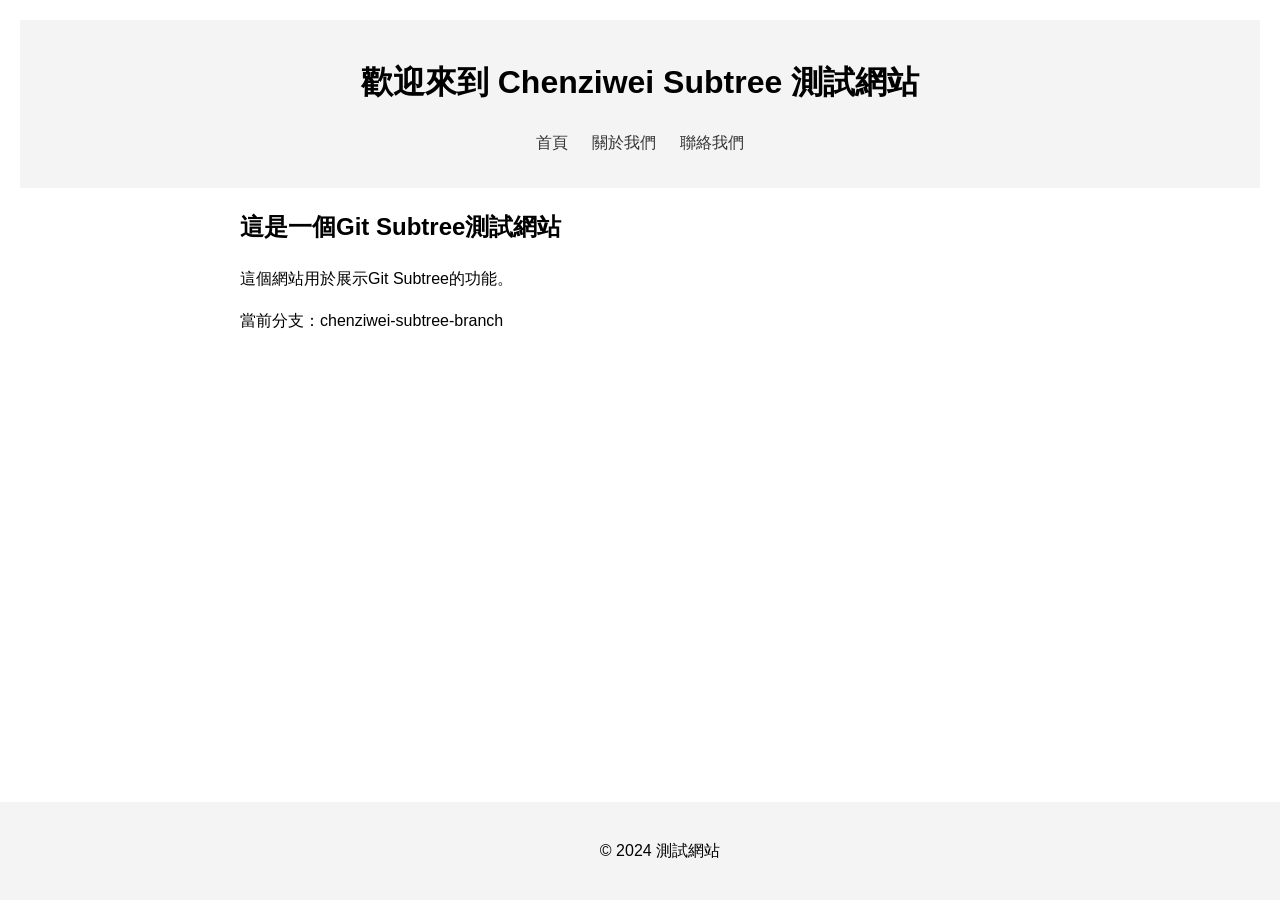
<file: subtree-test/index.html>
<!DOCTYPE html>
<html lang="zh-TW">
<head>
    <meta charset="UTF-8">
    <meta name="viewport" content="width=device-width, initial-scale=1.0">
    <title>Chenziwei Subtree 測試網站</title>
    <link rel="stylesheet" href="style.css">
</head>
<body>
    <header>
        <h1>歡迎來到 Chenziwei Subtree 測試網站</h1>
        <nav>
            <ul>
                <li><a href="index.html">首頁</a></li>
                <li><a href="about.html">關於我們</a></li>
                <li><a href="contact.html">聯絡我們</a></li>
            </ul>
        </nav>
    </header>
    <main>
        <h2>這是一個Git Subtree測試網站</h2>
        <p>這個網站用於展示Git Subtree的功能。</p>
        <p>當前分支：chenziwei-subtree-branch</p>
    </main>
    <footer>
        <p>&copy; 2024 測試網站</p>
    </footer>
</body>
</html>
</file>
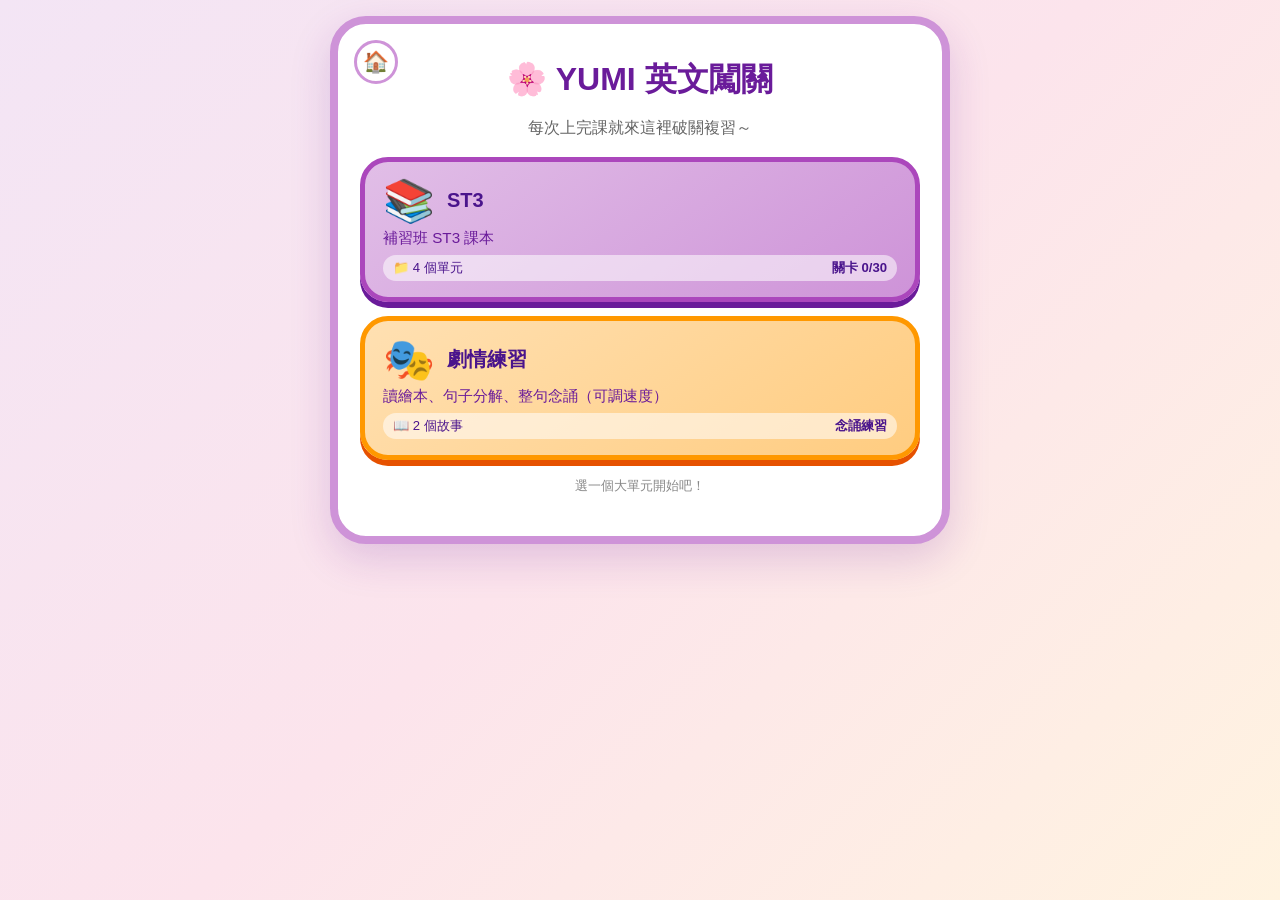
<file: YUMI英文練習/index.html>
<!DOCTYPE html>
<html lang="zh-TW">
<head>
    <meta charset="UTF-8">
    <meta name="viewport" content="width=device-width, initial-scale=1.0">
    <title>🌸 YUMI 英文闖關</title>
    <style>
        :root {
            --primary: #ab47bc;
            --primary-dark: #6a1b9a;
            --accent: #ec407a;
            --accent-dark: #ad1457;
            --success: #4caf50;
            --error: #f44336;
            --font-family: 'Comic Sans MS', 'PingFang TC', 'Microsoft JhengHei', cursive, sans-serif;
        }
        * { box-sizing: border-box; }
        body {
            background: linear-gradient(135deg, #f3e5f5 0%, #fce4ec 50%, #fff3e0 100%);
            font-family: var(--font-family);
            min-height: 100vh;
            margin: 0;
            padding: 16px;
            display: flex;
            justify-content: center;
            align-items: flex-start;
        }
        #app {
            background: #fff;
            padding: 28px 22px;
            border-radius: 36px;
            box-shadow: 0 15px 40px rgba(106,27,154,0.18);
            width: 100%;
            max-width: 620px;
            border: 8px solid #ce93d8;
            position: relative;
        }
        h1 {
            color: var(--primary-dark);
            font-size: 2rem;
            text-align: center;
            margin: 6px 0 4px;
            text-shadow: 2px 2px #fff;
        }
        .subtitle {
            text-align: center;
            color: #666;
            margin-bottom: 18px;
            font-size: 1rem;
        }
        .screen { display: none; }
        .screen.active { display: block; }

        .back-btn {
            position: absolute;
            top: 16px;
            left: 16px;
            background: #fff;
            border: 3px solid #ce93d8;
            border-radius: 50%;
            width: 44px;
            height: 44px;
            font-size: 1.3rem;
            cursor: pointer;
            font-family: inherit;
            color: var(--primary-dark);
        }
        .back-btn:hover { background: #f3e5f5; }

        /* 課程列表卡片 */
        .lesson-card {
            display: block;
            text-decoration: none;
            color: inherit;
            background: linear-gradient(145deg, #f8bbd0, #f48fb1);
            border: 5px solid var(--accent);
            border-radius: 28px;
            padding: 18px 18px 16px;
            margin: 14px 0;
            cursor: pointer;
            box-shadow: 0 6px 0 var(--accent-dark);
            transition: transform 0.15s, box-shadow 0.15s;
            text-align: left;
            width: 100%;
            font-family: inherit;
        }
        .lesson-card:hover { transform: translateY(-3px); box-shadow: 0 9px 0 var(--accent-dark); }
        .lesson-card:active { transform: translateY(2px); box-shadow: 0 4px 0 var(--accent-dark); }
        .lesson-card.purple {
            background: linear-gradient(145deg, #e1bee7, #ce93d8);
            border-color: var(--primary);
            box-shadow: 0 6px 0 var(--primary-dark);
        }
        .lesson-card.purple:hover { box-shadow: 0 9px 0 var(--primary-dark); }
        .lesson-card.purple:active { box-shadow: 0 4px 0 var(--primary-dark); }
        .lesson-head {
            display: flex;
            align-items: center;
            gap: 12px;
            margin-bottom: 6px;
        }
        .lesson-emoji { font-size: 2.6rem; line-height: 1; }
        .lesson-title { font-size: 1.25rem; font-weight: bold; color: #4a148c; }
        .lesson-sub { font-size: 0.95rem; color: #6a1b9a; margin-bottom: 6px; }
        .lesson-meta {
            display: flex;
            justify-content: space-between;
            align-items: center;
            font-size: 0.82rem;
            color: #4a148c;
            background: rgba(255,255,255,0.55);
            padding: 4px 10px;
            border-radius: 14px;
            margin-top: 6px;
        }
        .lesson-progress { font-weight: bold; }

        /* 關卡列表 */
        .stage-grid {
            display: grid;
            grid-template-columns: 1fr 1fr;
            gap: 12px;
            margin-top: 14px;
        }
        @media (max-width: 480px) {
            .stage-grid { grid-template-columns: 1fr; }
        }
        .stage-card {
            background: linear-gradient(145deg, #fff9c4, #fff59d);
            border: 4px solid #ffd54f;
            border-radius: 22px;
            padding: 16px 12px;
            text-align: center;
            cursor: pointer;
            font-family: inherit;
            color: #5d4037;
            box-shadow: 0 5px 0 #f9a825;
            transition: all 0.15s;
            position: relative;
        }
        .stage-card:hover { transform: translateY(-2px); }
        .stage-card:active { transform: translateY(2px); box-shadow: 0 3px 0 #f9a825; }
        .stage-card.cleared {
            background: linear-gradient(145deg, #c8e6c9, #a5d6a7);
            border-color: #66bb6a;
            box-shadow: 0 5px 0 #2e7d32;
        }
        .stage-card.locked {
            background: #eceff1;
            border-color: #b0bec5;
            box-shadow: 0 5px 0 #78909c;
            color: #90a4ae;
            cursor: not-allowed;
        }
        .stage-emoji { font-size: 2.4rem; display: block; margin-bottom: 4px; }
        .stage-title { font-size: 1.05rem; font-weight: bold; }
        .stage-desc { font-size: 0.78rem; margin-top: 3px; opacity: 0.85; }
        .stage-badge {
            position: absolute;
            top: -10px;
            right: -10px;
            background: #ffeb3b;
            border: 3px solid #fbc02d;
            border-radius: 50%;
            width: 36px;
            height: 36px;
            display: flex;
            align-items: center;
            justify-content: center;
            font-size: 1rem;
            font-weight: bold;
            color: #e65100;
        }
        .stage-card.locked .stage-badge {
            background: #cfd8dc;
            border-color: #90a4ae;
            color: #607d8b;
        }
        .stage-card.cleared .stage-badge {
            background: #ffeb3b;
            border-color: #f9a825;
        }

        /* 闖關進度 */
        .score-box {
            display: flex;
            justify-content: space-between;
            background: #f3e5f5;
            border-radius: 26px;
            padding: 10px 18px;
            margin-bottom: 12px;
            font-size: 1rem;
            color: var(--primary-dark);
            font-weight: bold;
        }
        .score-box .star { color: #ffc107; font-size: 1.2rem; }
        .progress-bar {
            background: #e1bee7;
            height: 12px;
            border-radius: 10px;
            overflow: hidden;
            margin-bottom: 16px;
        }
        .progress-fill {
            background: linear-gradient(90deg, #ba68c8, #6a1b9a);
            height: 100%;
            width: 0%;
            transition: width 0.3s;
        }

        .question-display {
            min-height: 180px;
            padding: 22px 14px;
            background: radial-gradient(circle, #fff8e1 40%, transparent 70%);
            border-radius: 28px;
            display: flex;
            flex-direction: column;
            justify-content: center;
            align-items: center;
            margin-bottom: 16px;
            text-align: center;
        }
        .prompt-text { font-size: 1rem; color: #555; margin-bottom: 6px; }
        .big-emoji { font-size: 5.5rem; line-height: 1; }
        .big-word { font-size: 2rem; font-weight: bold; color: var(--primary-dark); margin-top: 6px; }
        .sentence-text { font-size: 1.4rem; color: #4a148c; font-weight: bold; margin: 8px 0; }
        .heart-icon { font-size: 3rem; }
        .speak-btn {
            background: #fff;
            border: 3px solid var(--primary);
            color: var(--primary-dark);
            border-radius: 26px;
            padding: 7px 16px;
            font-size: 0.95rem;
            cursor: pointer;
            margin-top: 8px;
            font-family: inherit;
            font-weight: bold;
        }
        .speak-btn:hover { background: #f3e5f5; }

        .options-container {
            display: grid;
            grid-template-columns: 1fr 1fr;
            gap: 10px;
        }
        .option-btn {
            background: #f5f5f5;
            border: 4px solid #ddd;
            border-radius: 18px;
            padding: 16px 8px;
            font-size: 1.3rem;
            cursor: pointer;
            transition: all 0.2s;
            font-weight: bold;
            color: #333;
            font-family: inherit;
            min-height: 70px;
        }
        .option-btn:hover {
            transform: scale(1.03);
            background: #fff;
            border-color: var(--primary);
        }
        .option-btn.correct {
            background: var(--success);
            color: #fff;
            border-color: #2e7d32;
            animation: pop 0.4s;
        }
        .option-btn.wrong {
            background: var(--error);
            color: #fff;
            border-color: #c62828;
            animation: shake 0.4s;
        }
        .option-btn:disabled { cursor: not-allowed; }
        .option-btn .opt-emoji { font-size: 2.2rem; display: block; line-height: 1; margin-bottom: 4px; }
        .option-btn .opt-text { font-size: 1.1rem; }

        @keyframes pop { 0%,100% { transform: scale(1); } 50% { transform: scale(1.15); } }
        @keyframes shake { 0%,100% { transform: translateX(0); } 25% { transform: translateX(-8px); } 75% { transform: translateX(8px); } }
        @keyframes bounce { 0%,100% { transform: translateY(0); } 50% { transform: translateY(-12px); } }
        .animate-bounce { animation: bounce 1.4s infinite; display: inline-block; }

        #feedback {
            margin-top: 14px;
            font-weight: bold;
            min-height: 1.6em;
            font-size: 1.2rem;
            text-align: center;
        }

        .big-btn {
            background: linear-gradient(145deg, #ba68c8, #8e24aa);
            color: #fff;
            padding: 16px 26px;
            font-size: 1.3rem;
            border: none;
            border-radius: 40px;
            cursor: pointer;
            box-shadow: 0 6px 0 var(--primary-dark), 0 8px 14px rgba(0,0,0,0.18);
            transition: all 0.15s;
            font-weight: bold;
            font-family: inherit;
            margin: 6px 4px;
        }
        .big-btn:hover { transform: translateY(-2px); }
        .big-btn:active { transform: translateY(3px); box-shadow: 0 3px 0 var(--primary-dark); }
        .big-btn.pink {
            background: linear-gradient(145deg, #f48fb1, #ec407a);
            box-shadow: 0 6px 0 var(--accent-dark), 0 8px 14px rgba(0,0,0,0.18);
        }
        .big-btn.pink:active { box-shadow: 0 3px 0 var(--accent-dark); }
        .big-btn.gray {
            background: linear-gradient(145deg, #b0bec5, #78909c);
            box-shadow: 0 6px 0 #455a64, 0 8px 14px rgba(0,0,0,0.18);
        }

        .result-emoji { font-size: 5rem; margin: 12px 0; text-align: center; }
        .result-stars { font-size: 2.6rem; margin: 10px 0; text-align: center; }
        .final-score { font-size: 1.6rem; color: var(--primary-dark); margin: 12px 0; font-weight: bold; text-align: center; }

        /* 麥克風開口說 */
        .speak-area {
            text-align: center;
            margin-top: 6px;
        }
        .mic-btn {
            background: linear-gradient(145deg, #ff8a80, #ff5252);
            color: #fff;
            border: 6px solid #fff;
            border-radius: 50%;
            width: 110px;
            height: 110px;
            font-size: 3rem;
            cursor: pointer;
            box-shadow: 0 8px 0 #c62828, 0 10px 18px rgba(0,0,0,0.18);
            transition: all 0.15s;
            font-family: inherit;
        }
        .mic-btn:hover { transform: translateY(-2px); }
        .mic-btn:active { transform: translateY(3px); box-shadow: 0 5px 0 #c62828; }
        .mic-btn.listening {
            background: linear-gradient(145deg, #4fc3f7, #0288d1);
            box-shadow: 0 8px 0 #01579b, 0 10px 18px rgba(0,0,0,0.18);
            animation: pulse 1s infinite;
        }
        .mic-btn:disabled { opacity: 0.6; cursor: not-allowed; }
        @keyframes pulse {
            0%, 100% { box-shadow: 0 8px 0 #01579b, 0 10px 18px rgba(0,0,0,0.18), 0 0 0 0 rgba(2,136,209,0.55); }
            50%      { box-shadow: 0 8px 0 #01579b, 0 10px 18px rgba(0,0,0,0.18), 0 0 0 18px rgba(2,136,209,0); }
        }
        .speak-hint {
            font-size: 1rem;
            color: #555;
            margin: 10px 0 4px;
        }
        .target-phrase {
            font-size: 1.6rem;
            color: var(--primary-dark);
            font-weight: bold;
            margin: 4px 0 8px;
            background: #fff;
            border: 3px dashed #ce93d8;
            border-radius: 18px;
            padding: 8px 14px;
            display: inline-block;
        }
        .transcript-box {
            background: #f3e5f5;
            border: 2px solid #ce93d8;
            border-radius: 16px;
            padding: 8px 14px;
            margin: 10px auto;
            min-height: 1.6em;
            font-size: 1rem;
            color: var(--primary-dark);
            max-width: 360px;
        }
        .transcript-box.match { background: #c8e6c9; border-color: #66bb6a; color: #1b5e20; }
        .transcript-box.miss  { background: #ffcdd2; border-color: #ef5350; color: #b71c1c; }
        .speak-actions {
            display: flex;
            gap: 8px;
            justify-content: center;
            flex-wrap: wrap;
            margin-top: 8px;
        }
        .speak-actions .small-btn {
            background: #fff;
            border: 3px solid var(--primary);
            color: var(--primary-dark);
            border-radius: 22px;
            padding: 8px 14px;
            font-size: 0.9rem;
            font-weight: bold;
            cursor: pointer;
            font-family: inherit;
        }
        .speak-actions .small-btn:hover { background: #f3e5f5; }
        .speak-actions .small-btn.warn {
            border-color: #ff8a65;
            color: #d84315;
        }

        /* 拼字 */
        .spell-target {
            font-size: 5rem;
            line-height: 1;
            margin-bottom: 6px;
        }
        .spell-slots {
            display: flex;
            flex-wrap: wrap;
            justify-content: center;
            gap: 6px;
            margin: 10px auto 14px;
        }
        .spell-slot {
            width: 42px;
            height: 50px;
            border: 3px dashed #ce93d8;
            border-radius: 10px;
            background: #fff;
            display: flex;
            align-items: center;
            justify-content: center;
            font-size: 1.6rem;
            font-weight: bold;
            color: var(--primary-dark);
            font-family: inherit;
        }
        .spell-slot.filled { border-style: solid; background: #f3e5f5; }
        .spell-slot.correct { background: #c8e6c9; border-color: #66bb6a; color: #1b5e20; }
        .spell-slot.wrong { background: #ffcdd2; border-color: #ef5350; color: #b71c1c; animation: shake 0.4s; }
        .spell-tiles {
            display: flex;
            flex-wrap: wrap;
            justify-content: center;
            gap: 8px;
            margin-top: 6px;
        }
        .spell-tile {
            background: linear-gradient(145deg, #fff9c4, #fff59d);
            border: 4px solid #ffd54f;
            border-radius: 14px;
            width: 48px;
            height: 56px;
            font-size: 1.6rem;
            font-weight: bold;
            color: #5d4037;
            cursor: pointer;
            box-shadow: 0 4px 0 #f9a825;
            font-family: inherit;
            transition: all 0.15s;
        }
        .spell-tile:hover { transform: translateY(-2px); }
        .spell-tile:active { transform: translateY(2px); box-shadow: 0 2px 0 #f9a825; }
        .spell-tile.used { opacity: 0.25; cursor: not-allowed; }
        .spell-actions {
            display: flex;
            gap: 8px;
            justify-content: center;
            margin-top: 10px;
        }
        @media (max-width: 480px) {
            .mic-btn { width: 90px; height: 90px; font-size: 2.4rem; }
            .spell-slot { width: 34px; height: 42px; font-size: 1.3rem; }
            .spell-tile { width: 40px; height: 48px; font-size: 1.3rem; }
            .target-phrase { font-size: 1.3rem; }
            .spell-target { font-size: 4rem; }
        }

        /* 劇情練習 */
        .lesson-card.drama {
            background: linear-gradient(145deg, #ffe0b2, #ffcc80);
            border-color: #ff9800;
            box-shadow: 0 6px 0 #e65100;
        }
        .lesson-card.drama:hover { box-shadow: 0 9px 0 #e65100; }
        .lesson-card.drama:active { box-shadow: 0 4px 0 #e65100; }

        .source-link {
            text-align: center;
            margin: 4px 0 6px;
            font-size: 0.95rem;
        }
        .source-link a {
            display: inline-block;
            background: linear-gradient(145deg, #ffcc80, #ffb74d);
            color: #5d4037;
            text-decoration: none;
            padding: 6px 14px;
            border-radius: 20px;
            border: 2px solid #fb8c00;
            font-weight: bold;
            box-shadow: 0 3px 0 #e65100;
        }
        .source-link a:hover { transform: translateY(-1px); }
        .source-link a:active { transform: translateY(2px); box-shadow: 0 1px 0 #e65100; }

        /* 頂部速度列（黏在念誦頁頂） */
        .speed-bar {
            position: sticky;
            top: -8px;
            background: rgba(255,255,255,0.95);
            backdrop-filter: blur(6px);
            z-index: 5;
            padding: 8px 4px;
            margin: 6px 0 4px;
            border-radius: 16px;
            display: flex;
            align-items: center;
            gap: 8px;
            justify-content: center;
            flex-wrap: wrap;
        }
        .speed-label { font-size: 0.95rem; color: var(--primary-dark); font-weight: bold; }
        .speed-row { display: flex; gap: 8px; flex-wrap: wrap; }
        .speed-btn {
            background: #fff;
            border: 3px solid #ce93d8;
            border-radius: 22px;
            padding: 6px 16px;
            font-size: 0.95rem;
            font-weight: bold;
            cursor: pointer;
            color: var(--primary-dark);
            font-family: inherit;
        }
        .speed-btn:hover { background: #f3e5f5; }
        .speed-btn.active {
            background: var(--primary);
            color: #fff;
            border-color: var(--primary-dark);
        }
        .drama-tip {
            font-size: 0.85rem;
            color: #888;
            text-align: center;
            margin: 6px 0 14px;
        }

        /* 故事內容區（一頁瀏覽所有句子） */
        .page-section {
            background: #fffde7;
            border: 2px dashed #ce93d8;
            border-radius: 22px;
            padding: 14px 12px;
            margin: 16px 0;
        }
        .page-header {
            color: var(--primary-dark);
            margin: 0 0 10px;
            font-size: 1.1rem;
            text-align: center;
            border-bottom: 2px dotted #ce93d8;
            padding-bottom: 6px;
        }
        .page-sentences { display: flex; flex-direction: column; gap: 10px; }
        .sentence-row {
            display: flex;
            align-items: center;
            gap: 8px;
            background: #fff;
            border-radius: 16px;
            padding: 8px 10px;
            border: 2px solid transparent;
            transition: border-color 0.2s, background 0.2s;
        }
        .sentence-row.active {
            border-color: #fbc02d;
            background: #fffbea;
        }
        .chunks-inline {
            display: flex;
            flex-wrap: wrap;
            gap: 6px;
            flex: 1;
            min-width: 0;
        }
        .chunk-chip {
            background: #fff;
            border: 2.5px solid #ce93d8;
            border-radius: 14px;
            padding: 4px 10px;
            font-size: 1rem;
            font-weight: bold;
            color: var(--primary-dark);
            cursor: pointer;
            transition: all 0.15s;
            display: inline-block;
        }
        .chunk-chip:hover { background: #f3e5f5; }
        .chunk-chip.reading {
            background: linear-gradient(145deg, #ffeb3b, #fbc02d);
            color: #5d4037;
            border-color: #f57f17;
            transform: scale(1.06);
            box-shadow: 0 0 0 3px rgba(251,192,45,0.3);
        }
        .chunk-chip.done { opacity: 0.45; }
        .row-actions { display: flex; gap: 4px; flex-shrink: 0; }
        .icon-btn {
            background: linear-gradient(145deg, #ba68c8, #8e24aa);
            color: #fff;
            border: none;
            border-radius: 50%;
            width: 38px;
            height: 38px;
            font-size: 1.1rem;
            cursor: pointer;
            box-shadow: 0 3px 0 var(--primary-dark);
            font-family: inherit;
        }
        .icon-btn:active { transform: translateY(2px); box-shadow: 0 1px 0 var(--primary-dark); }
        .icon-btn.chunk-btn {
            background: linear-gradient(145deg, #ffb74d, #fb8c00);
            box-shadow: 0 3px 0 #e65100;
        }
        .icon-btn.chunk-btn:active { box-shadow: 0 1px 0 #e65100; }

        @media (max-width: 480px) {
            .chunk-chip { font-size: 0.95rem; padding: 4px 8px; }
            .icon-btn { width: 34px; height: 34px; font-size: 1rem; }
            .page-section { padding: 12px 8px; }
            .sentence-row { padding: 6px 8px; }
        }

        /* 數一數 */
        .count-display {
            display: flex;
            flex-wrap: wrap;
            justify-content: center;
            gap: 2px;
            max-width: 100%;
            font-size: 2rem;
            line-height: 1.3;
            padding: 6px;
        }
        @media (max-width: 480px) {
            .count-display { font-size: 1.5rem; }
        }

        .vocab-strip {
            display: flex;
            flex-wrap: wrap;
            justify-content: center;
            gap: 8px;
            margin: 12px 0 4px;
        }
        .vocab-pill {
            background: #fff;
            border: 3px solid #ce93d8;
            border-radius: 18px;
            padding: 6px 12px;
            font-size: 0.95rem;
            color: var(--primary-dark);
            font-weight: bold;
            display: inline-flex;
            align-items: center;
            gap: 4px;
        }

        .footer-info {
            text-align: center;
            color: #888;
            font-size: 0.8rem;
            margin-top: 18px;
        }

        @media (max-width: 480px) {
            #app { padding: 22px 14px; border-radius: 28px; }
            h1 { font-size: 1.6rem; }
            .big-emoji { font-size: 4.2rem; }
            .big-word { font-size: 1.6rem; }
            .sentence-text { font-size: 1.15rem; }
            .option-btn { font-size: 1.1rem; padding: 12px 6px; }
            .option-btn .opt-text { font-size: 0.95rem; }
            .big-btn { font-size: 1.1rem; padding: 13px 20px; }
        }
    </style>
</head>
<body>
<div id="app">
    <!-- 首頁：大單元列表 -->
    <div id="home-screen" class="screen active">
        <button class="back-btn" onclick="location.href='../'" title="回到學習樂園">🏠</button>
        <h1><span class="animate-bounce">🌸</span> YUMI 英文闖關</h1>
        <p class="subtitle">每次上完課就來這裡破關複習～</p>
        <div id="superunits-list"></div>
        <p class="footer-info">選一個大單元開始吧！</p>
    </div>

    <!-- 單元列表（一個大單元下，每次上課一個單元） -->
    <div id="units-screen" class="screen">
        <button class="back-btn" onclick="showScreen('home-screen')">←</button>
        <h1 id="units-title">ST3</h1>
        <p class="subtitle" id="units-subtitle"></p>
        <div id="units-list"></div>
        <p class="footer-info">每次上課新增一個單元，按日期排序</p>
    </div>

    <!-- 節列表（單元裡的不同主題；只有一節時自動跳過此畫面） -->
    <div id="sections-screen" class="screen">
        <button class="back-btn" onclick="showScreen('units-screen')">←</button>
        <p class="subtitle" id="sections-breadcrumb"></p>
        <h1 id="sections-title">單元</h1>
        <p class="subtitle" id="sections-subtitle"></p>
        <div id="sections-list"></div>
        <p class="footer-info" id="sections-date"></p>
    </div>

    <!-- 關卡選擇 -->
    <div id="stages-screen" class="screen">
        <button class="back-btn" onclick="backFromStages()">←</button>
        <p class="subtitle" id="stages-breadcrumb"></p>
        <h1 id="stages-title">Unit ?</h1>
        <p class="subtitle" id="stages-subtitle"></p>
        <div class="vocab-strip" id="vocab-strip"></div>
        <div class="stage-grid" id="stages-grid"></div>
        <p class="footer-info" id="stages-date"></p>
    </div>

    <!-- 闖關畫面 -->
    <div id="game-screen" class="screen">
        <button class="back-btn" onclick="confirmQuit()">←</button>
        <h1 id="game-title" style="font-size:1.4rem;margin-top:8px"></h1>
        <div class="score-box">
            <span>第 <span id="current-q">1</span> / <span id="total-q">5</span> 題</span>
            <span><span class="star">⭐</span> <span id="score">0</span></span>
        </div>
        <div class="progress-bar"><div class="progress-fill" id="progress-fill"></div></div>
        <div class="question-display">
            <div id="question-content"></div>
            <button class="speak-btn" id="speak-btn" onclick="speakQuestion()">🔊 Listen</button>
        </div>
        <div class="options-container" id="options"></div>
        <p id="feedback"></p>
    </div>

    <!-- 劇情練習：故事列表 -->
    <div id="stories-screen" class="screen">
        <button class="back-btn" onclick="showScreen('home-screen')">←</button>
        <h1>🎭 劇情練習</h1>
        <p class="subtitle">點任一個故事，所有句子都在同一頁練習</p>
        <div id="stories-list"></div>
    </div>

    <!-- 劇情練習：故事念誦頁（所有句子在同一頁） -->
    <div id="drama-screen" class="screen">
        <button class="back-btn" onclick="stopDrama(); showScreen('stories-screen')">←</button>
        <h1 id="drama-title" style="font-size:1.4rem">故事</h1>
        <p class="subtitle" id="drama-subtitle"></p>
        <p class="source-link" id="drama-source-link"></p>
        <div class="speed-bar">
            <span class="speed-label">速度</span>
            <div class="speed-row" id="speed-buttons"></div>
        </div>
        <p class="drama-tip">🔊 整句念 ／ 📦 分解念 ／ 點任一個 chunk 可單獨重聽</p>
        <div id="drama-content"></div>
    </div>

    <!-- 結果畫面 -->
    <div id="result-screen" class="screen">
        <div class="result-emoji" id="result-emoji">🎉</div>
        <h1 id="result-title">過關！</h1>
        <div class="result-stars" id="result-stars">⭐⭐⭐</div>
        <p class="final-score" id="final-score-text"></p>
        <p id="result-comment" class="subtitle" style="text-align:center"></p>
        <div style="text-align:center">
            <button class="big-btn" id="next-stage-btn" onclick="goNextStage()">下一關 ➡️</button>
            <button class="big-btn pink" onclick="startGame()">再玩一次 🔁</button>
            <button class="big-btn gray" onclick="backToStages()">回到關卡 🏠</button>
        </div>
    </div>
</div>
<script src="data.js"></script>
<script src="game.js"></script>
<script src="drama.js"></script>
</body>
</html>
</file>
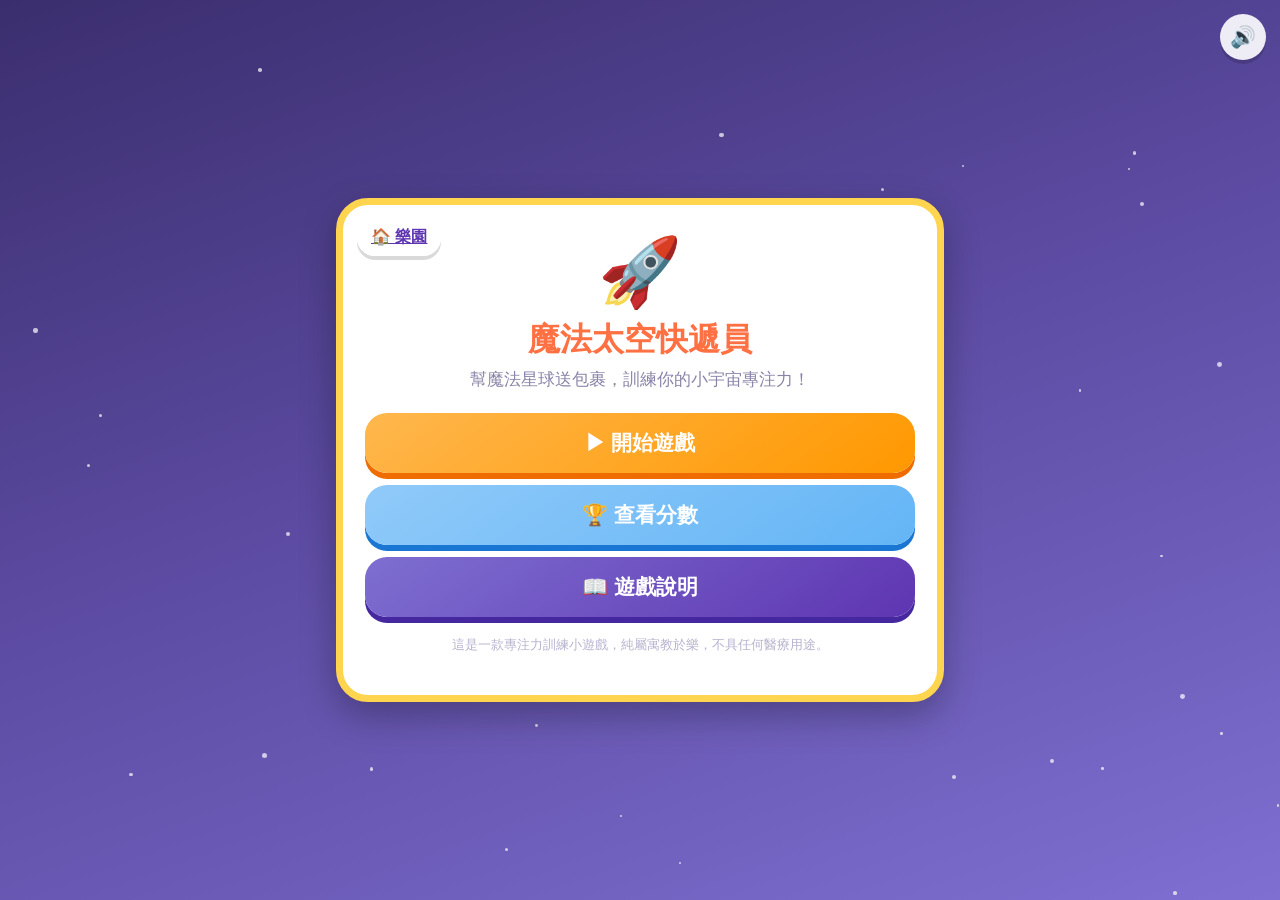
<file: 太空快遞/index.html>
<!DOCTYPE html>
<html lang="zh-TW">
<head>
<meta charset="UTF-8">
<meta name="viewport" content="width=device-width, initial-scale=1.0, maximum-scale=1.0, user-scalable=no">
<title>🚀 魔法太空快遞員</title>
<style>
  :root{
    --font:'Comic Sans MS','Microsoft JhengHei','PingFang TC',cursive,sans-serif;
    --blue:#4fc3f7; --red:#ff7a8a; --yellow:#ffd54f; --green:#81d88a;
    --ink:#3a3a5a;
  }
  *{box-sizing:border-box; -webkit-tap-highlight-color:transparent;}
  html,body{margin:0;padding:0;height:100%;}
  body{
    font-family:var(--font);
    color:var(--ink);
    background:linear-gradient(160deg,#3b2e6e 0%,#5b4aa0 45%,#7e6fd1 100%);
    min-height:100vh;
    overflow-x:hidden;
  }
  /* twinkling stars background */
  .stars{position:fixed;inset:0;overflow:hidden;z-index:0;pointer-events:none;}
  .stars span{position:absolute;width:4px;height:4px;border-radius:50%;background:#fff;opacity:.7;
    animation:twinkle 3s ease-in-out infinite;}
  @keyframes twinkle{0%,100%{opacity:.25;}50%{opacity:.9;}}

  .wrap{position:relative;z-index:1;max-width:640px;margin:0 auto;padding:16px;
    min-height:100vh;display:flex;flex-direction:column;justify-content:center;}

  .screen{display:none;}
  .screen.active{display:block;animation:fade .35s ease;}
  @keyframes fade{from{opacity:0;transform:translateY(8px);}to{opacity:1;transform:none;}}

  .card{background:#fff;border-radius:32px;padding:28px 22px;
    box-shadow:0 14px 36px rgba(0,0,0,.28);border:7px solid var(--yellow);text-align:center;}

  h1{color:#ff7043;font-size:2rem;margin:6px 0;text-shadow:1px 1px #fff;}
  h2{color:#5e35b1;font-size:1.5rem;margin:4px 0 14px;}
  .sub{color:#8a85a8;margin:0 0 22px;font-size:1.05rem;}
  .rocket{font-size:4.2rem;display:inline-block;animation:floaty 2.6s ease-in-out infinite;}
  @keyframes floaty{0%,100%{transform:translateY(0) rotate(-4deg);}50%{transform:translateY(-12px) rotate(4deg);}}

  .btn{display:block;width:100%;border:none;cursor:pointer;font-family:var(--font);
    font-size:1.3rem;font-weight:bold;color:#fff;padding:16px;border-radius:22px;margin:12px 0;
    background:linear-gradient(145deg,#7e6fd1,#5e35b1);box-shadow:0 6px 0 #4527a0;
    transition:transform .12s, box-shadow .12s;}
  .btn:active{transform:translateY(3px);box-shadow:0 3px 0 #4527a0;}
  .btn.go{background:linear-gradient(145deg,#ffb74d,#ff9800);box-shadow:0 6px 0 #ef6c00;}
  .btn.go:active{box-shadow:0 3px 0 #ef6c00;}
  .btn.soft{background:linear-gradient(145deg,#90caf9,#64b5f6);box-shadow:0 6px 0 #1976d2;}
  .btn.soft:active{box-shadow:0 3px 0 #1976d2;}
  .btn.small{font-size:1.05rem;padding:12px;width:auto;display:inline-block;margin:6px;}

  .row{display:flex;gap:10px;flex-wrap:wrap;justify-content:center;margin:10px 0;}
  .opt{flex:1;min-width:90px;border:4px solid #d6cffb;border-radius:18px;padding:14px 8px;
    cursor:pointer;background:#f6f4ff;font-size:1.1rem;font-weight:bold;color:#5e35b1;
    transition:.15s;}
  .opt.sel{border-color:#ff9800;background:#fff3e0;color:#ef6c00;transform:scale(1.04);}
  .field{text-align:left;margin:16px 0 6px;font-weight:bold;color:#5e35b1;}
  input[type=text]{width:100%;font-family:var(--font);font-size:1.2rem;padding:12px 14px;
    border:4px solid #d6cffb;border-radius:18px;outline:none;color:var(--ink);}
  input[type=text]:focus{border-color:#ff9800;}

  .instr{text-align:left;font-size:1.05rem;line-height:1.7;color:#4a4a6a;}
  .instr h3{color:#ff7043;margin:16px 0 4px;font-size:1.15rem;}
  .instr .tag{display:inline-block;background:#ede7ff;color:#5e35b1;border-radius:12px;
    padding:2px 10px;margin:2px;font-size:.95rem;}

  /* ---- GAME SCREEN ---- */
  #game{display:none;}
  #game.active{display:flex;flex-direction:column;height:100vh;padding:0;}
  .topbar{display:flex;justify-content:space-between;align-items:center;
    padding:10px 14px;gap:8px;}
  .pill{background:#fff;border-radius:18px;padding:8px 14px;font-weight:bold;
    box-shadow:0 4px 0 rgba(0,0,0,.12);font-size:1.05rem;min-width:64px;text-align:center;}
  .pill small{display:block;font-size:.7rem;color:#9a95b8;font-weight:normal;}
  #scorePill{color:#2e7d32;}
  #timePill{color:#c62828;}
  #comboPill{color:#ef6c00;background:#fff3e0;}

  .taskbar{margin:4px 12px;background:#fff;border-radius:20px;padding:12px 16px;
    text-align:center;box-shadow:0 5px 0 rgba(0,0,0,.12);border:4px solid var(--yellow);}
  .taskbar .mode{font-size:.85rem;color:#9a95b8;}
  .taskbar .task{font-size:1.25rem;font-weight:bold;color:#5e35b1;}
  .taskbar.flip{animation:flipwarn .5s ease;}
  @keyframes flipwarn{0%,100%{transform:none;}50%{transform:scale(1.05);background:#fff3e0;}}

  #play{flex:1;position:relative;margin:8px 12px;border-radius:24px;
    background:radial-gradient(circle at 50% 35%, rgba(255,255,255,.16), rgba(255,255,255,.04));
    border:3px dashed rgba(255,255,255,.4);overflow:hidden;min-height:240px;}

  .obj{position:absolute;width:60px;height:60px;border-radius:50%;display:flex;
    align-items:center;justify-content:center;font-size:1.7rem;cursor:pointer;
    box-shadow:0 4px 10px rgba(0,0,0,.25), inset 0 -4px 8px rgba(0,0,0,.15);
    border:3px solid rgba(255,255,255,.65);user-select:none;
    animation:bob 3s ease-in-out infinite, pop .3s ease;}
  @keyframes bob{0%,100%{transform:translateY(0);}50%{transform:translateY(-7px);}}
  @keyframes pop{from{transform:scale(0);}to{transform:scale(1);}}
  .obj.gone{animation:vanish .35s ease forwards;pointer-events:none;}
  @keyframes vanish{to{transform:scale(1.6);opacity:0;}}
  .obj.nope{animation:nope .35s ease;}
  @keyframes nope{0%,100%{transform:translateX(0);}25%{transform:translateX(-6px);}75%{transform:translateX(6px);}}

  .o-blue{background:radial-gradient(circle at 35% 30%,#b3e5fc,var(--blue));}
  .o-red{background:radial-gradient(circle at 35% 30%,#ffcdd2,var(--red));}
  .o-yellow{background:radial-gradient(circle at 35% 30%,#fff9c4,var(--yellow));}
  .o-green{background:radial-gradient(circle at 35% 30%,#c8e6c9,var(--green));}
  .o-rock{background:radial-gradient(circle at 35% 30%,#bcaaa4,#6d4c41);}
  .o-hole{background:radial-gradient(circle at 35% 30%,#7e57c2,#1a0033);border-color:rgba(255,255,255,.3);}

  /* memory pads */
  .mempads{position:absolute;inset:0;display:flex;align-items:center;justify-content:center;
    flex-wrap:wrap;gap:14px;padding:18px;}
  .pad{width:84px;height:84px;border-radius:22px;display:flex;align-items:center;justify-content:center;
    font-size:2.4rem;background:rgba(255,255,255,.85);box-shadow:0 6px 0 rgba(0,0,0,.18);
    cursor:pointer;transition:.12s;opacity:.85;}
  .pad.lit{transform:scale(1.12);opacity:1;box-shadow:0 0 0 5px #fff,0 8px 14px rgba(0,0,0,.3);}
  .pad:active{transform:translateY(3px);}
  .memhint{position:absolute;top:8px;left:0;right:0;text-align:center;color:#fff;
    font-size:1.05rem;font-weight:bold;text-shadow:0 1px 4px rgba(0,0,0,.5);}

  .toast{position:absolute;left:50%;top:14px;transform:translateX(-50%);
    background:rgba(0,0,0,.55);color:#fff;padding:8px 16px;border-radius:16px;font-size:1rem;
    opacity:0;transition:opacity .25s;pointer-events:none;}
  .toast.show{opacity:1;}

  .floatpt{position:absolute;font-weight:bold;font-size:1.2rem;pointer-events:none;
    animation:rise .8s ease forwards;}
  @keyframes rise{from{opacity:1;transform:translateY(0);}to{opacity:0;transform:translateY(-40px);}}

  .gamebottom{display:flex;gap:10px;padding:10px 12px 16px;}
  .gamebottom .btn{margin:0;flex:1;font-size:1.1rem;padding:13px;}

  /* pause overlay */
  #pauseLayer{position:fixed;inset:0;z-index:5;background:rgba(40,30,80,.82);
    display:none;align-items:center;justify-content:center;}
  #pauseLayer.show{display:flex;}

  /* results */
  .badge{font-size:3.4rem;margin:6px;animation:floaty 2.6s ease-in-out infinite;}
  .stat{display:flex;justify-content:space-between;background:#f6f4ff;border-radius:16px;
    padding:12px 18px;margin:8px 0;font-size:1.15rem;}
  .stat b{color:#5e35b1;}
  .verdict{background:#fff3e0;border-radius:18px;padding:14px;color:#ef6c00;font-weight:bold;
    margin:14px 0;font-size:1.1rem;line-height:1.5;}
  .badgeName{font-size:1.3rem;font-weight:bold;color:#5e35b1;}

  .scoreRow{display:flex;justify-content:space-between;background:#f6f4ff;border-radius:14px;
    padding:10px 16px;margin:6px 0;font-size:1.05rem;}
  .muted{color:#9a95b8;font-size:.95rem;}

  .soundToggle{position:absolute;top:14px;right:14px;background:rgba(255,255,255,.9);
    border:none;border-radius:50%;width:46px;height:46px;font-size:1.3rem;cursor:pointer;
    box-shadow:0 4px 0 rgba(0,0,0,.15);}
  .backHome{position:absolute;top:14px;left:14px;background:rgba(255,255,255,.9);
    border:none;border-radius:18px;padding:8px 14px;font-family:var(--font);font-weight:bold;
    color:#5e35b1;cursor:pointer;box-shadow:0 4px 0 rgba(0,0,0,.15);}
  .topcard{position:relative;}

  .disclaimer{margin-top:18px;font-size:.8rem;color:#b7b2cf;line-height:1.5;}
  @media(max-width:480px){
    h1{font-size:1.6rem;} .rocket{font-size:3.4rem;}
    .obj{width:54px;height:54px;font-size:1.5rem;}
    .pad{width:70px;height:70px;font-size:2rem;}
  }
</style>
</head>
<body>
<div class="stars" id="stars"></div>
<div class="wrap">

  <!-- ===== HOME ===== -->
  <section id="home" class="screen active">
    <div class="card topcard">
      <a class="backHome" href="../index.html">🏠 樂園</a>
      <div class="rocket">🚀</div>
      <h1>魔法太空快遞員</h1>
      <p class="sub">幫魔法星球送包裹，訓練你的小宇宙專注力！</p>
      <button class="btn go" onclick="App.toSettings()">▶ 開始遊戲</button>
      <button class="btn soft" onclick="App.showScores()">🏆 查看分數</button>
      <button class="btn" onclick="UIManager.show('instructions')">📖 遊戲說明</button>
      <p class="disclaimer">這是一款專注力訓練小遊戲，純屬寓教於樂，不具任何醫療用途。</p>
    </div>
  </section>

  <!-- ===== SETTINGS ===== -->
  <section id="settings" class="screen">
    <div class="card">
      <h2>🛸 出發前準備</h2>
      <div class="field">小小快遞員的名字</div>
      <input id="nameInput" type="text" maxlength="10" placeholder="輸入名字（可不填）">
      <div class="field">遊戲時間</div>
      <div class="row" id="timeRow">
        <div class="opt" data-time="180">3 分鐘</div>
        <div class="opt sel" data-time="300">5 分鐘</div>
        <div class="opt" data-time="600">10 分鐘</div>
      </div>
      <div class="field">難度</div>
      <div class="row" id="diffRow">
        <div class="opt sel" data-diff="easy">簡單</div>
        <div class="opt" data-diff="normal">普通</div>
        <div class="opt" data-diff="hard">挑戰</div>
      </div>
      <button class="btn go" onclick="App.startGame()">🚀 升空出發！</button>
      <button class="btn soft" onclick="UIManager.show('home')">← 回首頁</button>
    </div>
  </section>

  <!-- ===== INSTRUCTIONS ===== -->
  <section id="instructions" class="screen">
    <div class="card">
      <h2>📖 怎麼玩</h2>
      <div class="instr">
        <p>你是一位魔法太空快遞員，每一關都有不同任務，看清楚最上面的指示再出手喔！</p>
        <h3>🔵 專注力任務</h3>
        <p>畫面會出現很多東西，<b>只點被指定顏色的能量球</b>。</p>
        <h3>⭐ 抗干擾任務</h3>
        <p>很多東西想騙你！<b>只收集指定的星星</b>，別被其他顏色拐走。</p>
        <h3>🔮 記憶任務</h3>
        <p>魔法符號會依序亮起，<b>記住順序再照著點</b>。</p>
        <h3>🔁 任務切換</h3>
        <p>規則會突然改變，<b>隨時注意最新指示</b>！</p>
        <p style="margin-top:14px">點對 <span class="tag">+10</span> 點錯 <span class="tag">-5</span>
           記憶過關 <span class="tag">+20</span> 連對5次 <span class="tag">+30</span>
           整輪零失誤 <span class="tag">+50</span></p>
        <p class="muted">☄️ 隕石和 🌀 黑洞永遠不要碰喔！</p>
      </div>
      <button class="btn go" onclick="UIManager.show('home')">知道了！</button>
    </div>
  </section>

  <!-- ===== SCORES ===== -->
  <section id="scores" class="screen">
    <div class="card">
      <h2>🏆 我的成績</h2>
      <div id="scoreBody"></div>
      <button class="btn soft" onclick="UIManager.show('home')">← 回首頁</button>
    </div>
  </section>

  <!-- ===== RESULTS ===== -->
  <section id="results" class="screen">
    <div class="card">
      <h2>🎉 任務完成！</h2>
      <div id="resBadge" class="badge">🌟</div>
      <div id="resBadgeName" class="badgeName"></div>
      <div class="stat"><span>總分</span><b id="resScore">0</b></div>
      <div class="stat"><span>答對次數</span><b id="resRight">0</b></div>
      <div class="stat"><span>答錯次數</span><b id="resWrong">0</b></div>
      <div id="resVerdict" class="verdict"></div>
      <button class="btn go" onclick="App.startGame()">🔁 再玩一次</button>
      <button class="btn soft" onclick="UIManager.show('home')">🏠 回首頁</button>
    </div>
  </section>

  <!-- ===== GAME ===== -->
  <section id="game" class="screen">
    <div class="topbar">
      <div class="pill" id="scorePill"><small>分數</small><span id="scoreVal">0</span></div>
      <div class="pill" id="comboPill"><small>連對</small><span id="comboVal">0</span></div>
      <div class="pill" id="timePill"><small>剩餘</small><span id="timeVal">5:00</span></div>
    </div>
    <div class="taskbar" id="taskbar">
      <div class="mode" id="modeLabel">準備中…</div>
      <div class="task" id="taskLabel">🚀 出發！</div>
    </div>
    <div id="play">
      <div class="toast" id="toast"></div>
    </div>
    <div class="gamebottom">
      <button class="btn soft" onclick="App.togglePause()" id="pauseBtn">⏸ 暫停</button>
      <button class="btn" onclick="App.quitToHome()">🏠 返回</button>
    </div>
  </section>

</div>

<!-- pause overlay -->
<div id="pauseLayer">
  <div class="card" style="max-width:340px">
    <div class="rocket">⏸️</div>
    <h2>暫停中</h2>
    <p class="sub">休息一下，準備好再繼續！</p>
    <button class="btn go" onclick="App.togglePause()">▶ 繼續遊戲</button>
    <button class="btn soft" onclick="App.quitToHome()">🏠 返回首頁</button>
  </div>
</div>

<button class="soundToggle" id="soundBtn" onclick="SoundManager.toggle()">🔊</button>

<script>
/* =========================================================
   《魔法太空快遞員》 兒童專注力訓練小遊戲
   單一 HTML，無後端、無資料庫。
   ========================================================= */

/* ---------- StorageManager ---------- */
const StorageManager = {
  KEY:'magicDelivery_v1',
  data:{ playerName:'', highScore:0, lastScore:0, history:[], badges:[], soundOn:true },
  load(){
    try{
      const raw = localStorage.getItem(this.KEY);
      if(raw) this.data = Object.assign(this.data, JSON.parse(raw));
    }catch(e){}
    return this.data;
  },
  save(){
    try{ localStorage.setItem(this.KEY, JSON.stringify(this.data)); }catch(e){}
  }
};

/* ---------- Settings ---------- */
const Settings = {
  time:300, diff:'easy', name:'',
  profiles:{
    easy:  { maxObj:6,  spawn:1400, life:6000, round:20, targetRatio:.5, memLen:3, speed:3.4 },
    normal:{ maxObj:9,  spawn:1000, life:4500, round:16, targetRatio:.42,memLen:4, speed:2.8 },
    hard:  { maxObj:12, spawn:750,  life:3500, round:13, targetRatio:.36,memLen:5, speed:2.2 }
  },
  get profile(){ return this.profiles[this.diff]; }
};

/* ---------- SoundManager (Web Audio API) ---------- */
const SoundManager = {
  ctx:null, on:true,
  init(){
    this.on = StorageManager.data.soundOn !== false;
    this.render();
  },
  ensure(){
    if(!this.ctx){
      try{ this.ctx = new (window.AudioContext||window.webkitAudioContext)(); }catch(e){}
    }
    if(this.ctx && this.ctx.state==='suspended') this.ctx.resume();
  },
  tone(freq,dur,type='sine',vol=.18,delay=0){
    if(!this.on) return;
    this.ensure(); if(!this.ctx) return;
    const t = this.ctx.currentTime + delay;
    const o = this.ctx.createOscillator();
    const g = this.ctx.createGain();
    o.type=type; o.frequency.setValueAtTime(freq,t);
    g.gain.setValueAtTime(0,t);
    g.gain.linearRampToValueAtTime(vol,t+0.02);
    g.gain.exponentialRampToValueAtTime(0.0001,t+dur);
    o.connect(g); g.connect(this.ctx.destination);
    o.start(t); o.stop(t+dur+0.02);
  },
  correct(){ this.tone(880,.12,'triangle',.2); this.tone(1175,.12,'triangle',.16,.05); },
  wrong(){ this.tone(180,.22,'sawtooth',.16); },
  combo(){ [523,659,784,1047].forEach((f,i)=>this.tone(f,.14,'triangle',.18,i*.08)); },
  level(){ [392,523,659,784].forEach((f,i)=>this.tone(f,.16,'sine',.18,i*.07)); },
  flip(){ this.tone(660,.1,'square',.14); this.tone(440,.1,'square',.12,.1); },
  end(){ [659,523,392,330].forEach((f,i)=>this.tone(f,.3,'sine',.18,i*.18)); },
  beep(f){ this.tone(f,.25,'sine',.2); },
  toggle(){
    this.on=!this.on;
    StorageManager.data.soundOn=this.on; StorageManager.save();
    this.render();
    if(this.on) this.correct();
  },
  render(){ document.getElementById('soundBtn').textContent = this.on?'🔊':'🔇'; }
};

/* ---------- ScoreManager ---------- */
const ScoreManager = {
  score:0, combo:0, correct:0, wrong:0,
  reset(){ this.score=0; this.combo=0; this.correct=0; this.wrong=0; this.update(); },
  add(pts){ this.score=Math.max(0,this.score+pts); this.update(); },
  hit(){
    this.correct++; this.combo++; this.add(10);
    if(this.combo>0 && this.combo%5===0){ this.add(30); SoundManager.combo(); UIManager.toast('連對 5 次！+30 ⭐'); }
    else SoundManager.correct();
    this.update();
  },
  miss(){ this.wrong++; this.combo=0; this.add(-5); SoundManager.wrong(); this.update(); },
  update(){
    document.getElementById('scoreVal').textContent=this.score;
    document.getElementById('comboVal').textContent=this.combo;
  },
  badge(s){
    if(s>=600) return {emoji:'👑',name:'專注大師'};
    if(s>=400) return {emoji:'🚀',name:'太空隊長'};
    if(s>=200) return {emoji:'📦',name:'魔法快遞員'};
    if(s>=100) return {emoji:'🌟',name:'專注新星'};
    return {emoji:'🐣',name:'小小學徒'};
  }
};

/* ---------- GameState ---------- */
const GameState = {
  running:false, paused:false, timeLeft:0, mode:null,
  roundTimeLeft:0, roundErrors:0, roundCorrect:0, inMemory:false,
  reset(){ this.running=false; this.paused=false; this.inMemory=false; }
};

/* ---------- UIManager ---------- */
const UIManager = {
  show(id){
    document.querySelectorAll('.screen').forEach(s=>s.classList.remove('active'));
    document.getElementById(id).classList.add('active');
    window.scrollTo(0,0);
  },
  setTask(mode,text){
    document.getElementById('modeLabel').textContent=mode;
    document.getElementById('taskLabel').textContent=text;
  },
  flipTask(){
    const tb=document.getElementById('taskbar');
    tb.classList.remove('flip'); void tb.offsetWidth; tb.classList.add('flip');
  },
  toast(msg){
    const t=document.getElementById('toast');
    t.textContent=msg; t.classList.add('show');
    clearTimeout(this._tt); this._tt=setTimeout(()=>t.classList.remove('show'),1100);
  },
  floatPoint(x,y,txt,color){
    const p=document.getElementById('play');
    const el=document.createElement('div');
    el.className='floatpt'; el.textContent=txt; el.style.color=color;
    el.style.left=x+'px'; el.style.top=y+'px';
    p.appendChild(el); setTimeout(()=>el.remove(),800);
  },
  clearPlay(){
    const p=document.getElementById('play');
    p.querySelectorAll('.obj,.mempads').forEach(e=>e.remove());
  },
  fmtTime(s){ const m=Math.floor(s/60); const ss=s%60; return m+':'+(ss<10?'0':'')+ss; }
};

/* ---------- GameModes ---------- */
const BALL_COLORS=[
  {c:'blue',label:'藍色',cls:'o-blue'},
  {c:'red',label:'紅色',cls:'o-red'},
  {c:'yellow',label:'黃色',cls:'o-yellow'},
  {c:'green',label:'綠色',cls:'o-green'}
];
const STAR_COLORS=[
  {c:'yellow',label:'黃色',cls:'o-yellow'},
  {c:'red',label:'紅色',cls:'o-red'},
  {c:'blue',label:'藍色',cls:'o-blue'}
];
const SYMBOLS=[
  {e:'🔥',n:'火'},{e:'💧',n:'水'},{e:'🌪️',n:'風'},{e:'⚡',n:'雷'},{e:'🌱',n:'木'}
];

const GameModes = {
  spawnTimer:null, lifeTimers:[],
  task:null,            // {kind, color}
  flipScheduled:false,

  pick(arr){ return arr[Math.floor(Math.random()*arr.length)]; },

  // choose next round mode (avoid immediate repeat)
  nextMode(){
    const modes=['focus','antidistract','memory','switch'];
    let m; do{ m=this.pick(modes); }while(m===GameState.mode && Math.random()<.6);
    return m;
  },

  startRound(){
    if(!GameState.running||GameState.paused) return;
    this.stopSpawning();
    UIManager.clearPlay();
    GameState.roundErrors=0; GameState.roundCorrect=0; this.flipScheduled=false;
    GameState.mode=this.nextMode();
    GameState.inMemory=(GameState.mode==='memory');
    GameState.roundTimeLeft=Settings.profile.round;

    if(GameState.mode==='memory'){ this.startMemory(); return; }

    if(GameState.mode==='focus'){
      const t=this.pick(BALL_COLORS);
      this.task={kind:'ball',color:t.c};
      UIManager.setTask('🔵 專注力任務','只點 '+t.label+' 能量球');
    }else if(GameState.mode==='antidistract'){
      const t=this.pick(STAR_COLORS);
      this.task={kind:'star',color:t.c};
      UIManager.setTask('⭐ 抗干擾任務','只收集 '+t.label+' 星星，別碰其他');
    }else if(GameState.mode==='switch'){
      const t=this.pick(BALL_COLORS);
      this.task={kind:'ball',color:t.c};
      UIManager.setTask('🔁 任務切換','點 '+t.label+' 能量球');
      this.flipScheduled=true; // will flip at half time
    }
    this.startSpawning();
  },

  /* --- spawning floating objects --- */
  startSpawning(){
    this.spawnBurst(Math.ceil(Settings.profile.maxObj/2));
    this.spawnTimer=setInterval(()=>{
      if(GameState.paused) return;
      const p=document.getElementById('play');
      const count=p.querySelectorAll('.obj').length;
      if(count<Settings.profile.maxObj) this.spawnOne();
    },Settings.profile.spawn);
  },
  stopSpawning(){
    clearInterval(this.spawnTimer); this.spawnTimer=null;
    this.lifeTimers.forEach(t=>clearTimeout(t)); this.lifeTimers=[];
  },
  spawnBurst(n){ for(let i=0;i<n;i++) this.spawnOne(); },

  spawnOne(){
    const p=document.getElementById('play');
    const w=p.clientWidth, h=p.clientHeight;
    if(w<40||h<40) return;
    const isTarget=Math.random()<Settings.profile.targetRatio;
    let kind,color,cls,glyph;

    if(isTarget){
      kind=this.task.kind; color=this.task.color;
      if(kind==='ball'){ cls=BALL_COLORS.find(b=>b.c===color).cls; glyph='✨'; }
      else { cls=STAR_COLORS.find(b=>b.c===color).cls; glyph='⭐'; }
    }else{
      // distractor: balls/stars of other colors, or rock / black hole
      const r=Math.random();
      if(r<0.25){ kind='rock'; cls='o-rock'; glyph='☄️'; color='rock'; }
      else if(r<0.4){ kind='hole'; cls='o-hole'; glyph='🌀'; color='hole'; }
      else if(r<0.7){
        kind='ball';
        let opts=BALL_COLORS.filter(b=>!(this.task.kind==='ball'&&b.c===this.task.color));
        const o=this.pick(opts); color=o.c; cls=o.cls; glyph='✨';
      }else{
        kind='star';
        let opts=STAR_COLORS.filter(b=>!(this.task.kind==='star'&&b.c===this.task.color));
        const o=this.pick(opts); color=o.c; cls=o.cls; glyph='⭐';
      }
    }

    const el=document.createElement('div');
    el.className='obj '+cls;
    el.textContent=glyph;
    el.dataset.kind=kind; el.dataset.color=color;
    const size=60;
    const x=Math.random()*(w-size), y=Math.random()*(h-size);
    el.style.left=Math.max(0,x)+'px'; el.style.top=Math.max(0,y)+'px';
    el.style.animationDelay=(Math.random()*1.5)+'s';
    el.addEventListener('click',(ev)=>this.onObjClick(ev,el));
    p.appendChild(el);

    // life span -> auto despawn
    const lt=setTimeout(()=>{ if(el.parentNode){ el.classList.add('gone'); setTimeout(()=>el.remove(),350);} },Settings.profile.life);
    this.lifeTimers.push(lt);
  },

  onObjClick(ev,el){
    if(!GameState.running||GameState.paused||GameState.inMemory) return;
    if(el.classList.contains('gone')) return;
    const correct=(el.dataset.kind===this.task.kind && el.dataset.color===this.task.color);
    const p=document.getElementById('play').getBoundingClientRect();
    const x=ev.clientX-p.left, y=ev.clientY-p.top;
    if(correct){
      GameState.roundCorrect++;
      ScoreManager.hit();
      UIManager.floatPoint(x,y,'+10','#2e7d32');
      el.classList.add('gone'); setTimeout(()=>el.remove(),350);
    }else{
      GameState.roundErrors++;
      ScoreManager.miss();
      UIManager.floatPoint(x,y,'-5','#c62828');
      UIManager.toast('哎呀～再看清楚一點 😊');
      el.classList.remove('nope'); void el.offsetWidth; el.classList.add('nope');
    }
  },

  // called once per second by main loop for tap rounds
  tickRound(){
    if(GameState.mode==='memory') return;
    GameState.roundTimeLeft--;
    // task switch flip at half-time
    if(GameState.mode==='switch' && this.flipScheduled &&
       GameState.roundTimeLeft===Math.floor(Settings.profile.round/2)){
      this.flipScheduled=false;
      let opts=BALL_COLORS.filter(b=>b.c!==this.task.color);
      const o=this.pick(opts); this.task={kind:'ball',color:o.c};
      UIManager.setTask('🔁 規則改變！','改點 '+o.label+' 能量球');
      UIManager.flipTask(); SoundManager.flip();
      UIManager.toast('🔁 規則變了！');
    }
    if(GameState.roundTimeLeft<=0){
      // round complete -> no-error bonus
      if(GameState.roundErrors===0 && GameState.roundCorrect>0){
        ScoreManager.add(50); SoundManager.level(); UIManager.toast('零失誤！+50 🎖️');
      }
      this.startRound();
    }
  },

  /* --- memory mode --- */
  startMemory(){
    UIManager.setTask('🔮 記憶任務','看清楚魔法符號的順序…');
    const p=document.getElementById('play');
    const wrap=document.createElement('div'); wrap.className='mempads';
    const hint=document.createElement('div'); hint.className='memhint'; hint.textContent='記住順序…';
    p.appendChild(hint);
    const pads=SYMBOLS.map((s,i)=>{
      const d=document.createElement('div'); d.className='pad'; d.textContent=s.e; d.dataset.idx=i;
      wrap.appendChild(d); return d;
    });
    p.appendChild(wrap);

    const len=Settings.profile.memLen;
    const seq=[]; for(let i=0;i<len;i++) seq.push(Math.floor(Math.random()*SYMBOLS.length));
    this.memSeq=seq; this.memInput=[]; this.memReady=false;

    // play the sequence
    let i=0;
    const playStep=()=>{
      if(GameState.paused){ this._memReplay=setTimeout(playStep,400); return; }
      if(i>0){ pads[seq[i-1]].classList.remove('lit'); }
      if(i>=seq.length){
        hint.textContent='換你了！照順序點 👆'; this.memReady=true;
        pads.forEach(pd=>pd.addEventListener('click',()=>this.onMemClick(pd,pads,hint)));
        return;
      }
      const pd=pads[seq[i]]; pd.classList.add('lit'); SoundManager.beep(440+seq[i]*110);
      i++;
      this._memReplay=setTimeout(()=>{ pads.forEach(p=>p.classList.remove('lit')); setTimeout(playStep,250); },650);
    };
    setTimeout(playStep,700);
  },
  onMemClick(pd,pads,hint){
    if(!this.memReady||GameState.paused) return;
    const idx=parseInt(pd.dataset.idx);
    pd.classList.add('lit'); SoundManager.beep(440+idx*110);
    setTimeout(()=>pd.classList.remove('lit'),200);
    this.memInput.push(idx);
    const step=this.memInput.length-1;
    if(this.memInput[step]!==this.memSeq[step]){
      // wrong -> gentle restart
      hint.textContent='順序不對～再記一次！'; SoundManager.wrong();
      GameState.roundErrors++;
      this.memReady=false;
      setTimeout(()=>{ if(GameState.running) this.startRound(); },900);
      return;
    }
    if(this.memInput.length===this.memSeq.length){
      // complete!
      hint.textContent='太棒了！+20 🎉';
      ScoreManager.correct++; ScoreManager.combo++; ScoreManager.add(20); SoundManager.level();
      if(ScoreManager.combo>0 && ScoreManager.combo%5===0){ ScoreManager.add(30); SoundManager.combo(); UIManager.toast('連對 5 次！+30 ⭐'); }
      ScoreManager.update();
      this.memReady=false;
      setTimeout(()=>{ if(GameState.running) this.startRound(); },900);
    }
  },
  stopMemory(){ clearTimeout(this._memReplay); }
};

/* ---------- App (controller / main loop) ---------- */
const App = {
  loop:null,

  init(){
    StorageManager.load();
    SoundManager.init();
    this.buildStars();
    this.bindOptions();
    // restore name
    document.getElementById('nameInput').value = StorageManager.data.playerName||'';
    UIManager.show('home');
  },

  buildStars(){
    const c=document.getElementById('stars'); let html='';
    for(let i=0;i<40;i++){
      const x=Math.random()*100, y=Math.random()*100, d=(Math.random()*3).toFixed(1),
            s=(2+Math.random()*3).toFixed(1);
      html+=`<span style="left:${x}%;top:${y}%;animation-delay:${d}s;width:${s}px;height:${s}px"></span>`;
    }
    c.innerHTML=html;
  },

  bindOptions(){
    document.querySelectorAll('#timeRow .opt').forEach(o=>{
      o.addEventListener('click',()=>{
        document.querySelectorAll('#timeRow .opt').forEach(x=>x.classList.remove('sel'));
        o.classList.add('sel'); Settings.time=parseInt(o.dataset.time);
      });
    });
    document.querySelectorAll('#diffRow .opt').forEach(o=>{
      o.addEventListener('click',()=>{
        document.querySelectorAll('#diffRow .opt').forEach(x=>x.classList.remove('sel'));
        o.classList.add('sel'); Settings.diff=o.dataset.diff;
      });
    });
  },

  toSettings(){ SoundManager.ensure(); UIManager.show('settings'); },

  startGame(){
    SoundManager.ensure();
    Settings.name=document.getElementById('nameInput').value.trim();
    StorageManager.data.playerName=Settings.name; StorageManager.save();

    GameState.reset(); GameState.running=true; GameState.paused=false;
    GameState.timeLeft=Settings.time;
    ScoreManager.reset();
    document.getElementById('pauseLayer').classList.remove('show');
    document.getElementById('pauseBtn').textContent='⏸ 暫停';
    document.getElementById('timeVal').textContent=UIManager.fmtTime(GameState.timeLeft);

    UIManager.show('game');
    GameModes.startRound();

    clearInterval(this.loop);
    this.loop=setInterval(()=>this.tick(),1000);
  },

  tick(){
    if(!GameState.running||GameState.paused) return;
    GameState.timeLeft--;
    document.getElementById('timeVal').textContent=UIManager.fmtTime(Math.max(0,GameState.timeLeft));
    GameModes.tickRound();
    if(GameState.timeLeft<=0) this.endGame();
  },

  togglePause(){
    if(!GameState.running) return;
    GameState.paused=!GameState.paused;
    document.getElementById('pauseLayer').classList.toggle('show',GameState.paused);
    document.getElementById('pauseBtn').textContent=GameState.paused?'▶ 繼續':'⏸ 暫停';
  },

  quitToHome(){
    this.stopAll();
    UIManager.show('home');
  },

  stopAll(){
    GameState.running=false; GameState.paused=false;
    clearInterval(this.loop); this.loop=null;
    GameModes.stopSpawning(); GameModes.stopMemory();
    document.getElementById('pauseLayer').classList.remove('show');
  },

  endGame(){
    this.stopAll();
    SoundManager.end();
    const s=ScoreManager.score;
    const b=ScoreManager.badge(s);

    // persist
    StorageManager.data.lastScore=s;
    if(s>StorageManager.data.highScore) StorageManager.data.highScore=s;
    StorageManager.data.history.unshift({
      name:Settings.name||'快遞員', score:s, right:ScoreManager.correct,
      wrong:ScoreManager.wrong, badge:b.name, date:new Date().toLocaleDateString('zh-TW')
    });
    if(StorageManager.data.history.length>10) StorageManager.data.history.length=10;
    if(!StorageManager.data.badges.includes(b.name)) StorageManager.data.badges.push(b.name);
    StorageManager.save();

    // verdict by accuracy
    const total=ScoreManager.correct+ScoreManager.wrong;
    const acc= total? Math.round(ScoreManager.correct/total*100):0;
    let verdict;
    if(acc>=90) verdict='哇！你的眼睛像雷達一樣準，超級專注！⭐⭐⭐';
    else if(acc>=70) verdict='很棒喔！專注力滿分，繼續保持！⭐⭐';
    else if(acc>=50) verdict='不錯的開始！多練習會越來越穩 💪';
    else verdict='慢慢來，深呼吸看清楚再點，下次一定更好！🌈';

    document.getElementById('resScore').textContent=s;
    document.getElementById('resRight').textContent=ScoreManager.correct;
    document.getElementById('resWrong').textContent=ScoreManager.wrong;
    document.getElementById('resBadge').textContent=b.emoji;
    document.getElementById('resBadgeName').textContent='獲得徽章：'+b.name;
    document.getElementById('resVerdict').textContent=verdict;
    UIManager.show('results');
  },

  showScores(){
    const d=StorageManager.data;
    let html=`
      <div class="scoreRow"><span>最高分</span><b>${d.highScore}</b></div>
      <div class="scoreRow"><span>最近一次</span><b>${d.lastScore}</b></div>`;
    if(d.badges.length){
      html+=`<div class="field" style="margin-top:14px">已獲得徽章</div>
        <div class="row">`+d.badges.map(b=>`<span class="opt" style="cursor:default">🏅 ${b}</span>`).join('')+`</div>`;
    }
    html+=`<div class="field" style="margin-top:14px">遊玩紀錄</div>`;
    if(d.history.length){
      html+=d.history.map(h=>`<div class="scoreRow"><span>${h.date} ${h.name}</span><b>${h.score} 分</b></div>`).join('');
    }else{
      html+=`<p class="muted">還沒有紀錄，快去玩第一場吧！</p>`;
    }
    document.getElementById('scoreBody').innerHTML=html;
    UIManager.show('scores');
  }
};

window.addEventListener('DOMContentLoaded',()=>App.init());
</script>
</body>
</html>
</file>
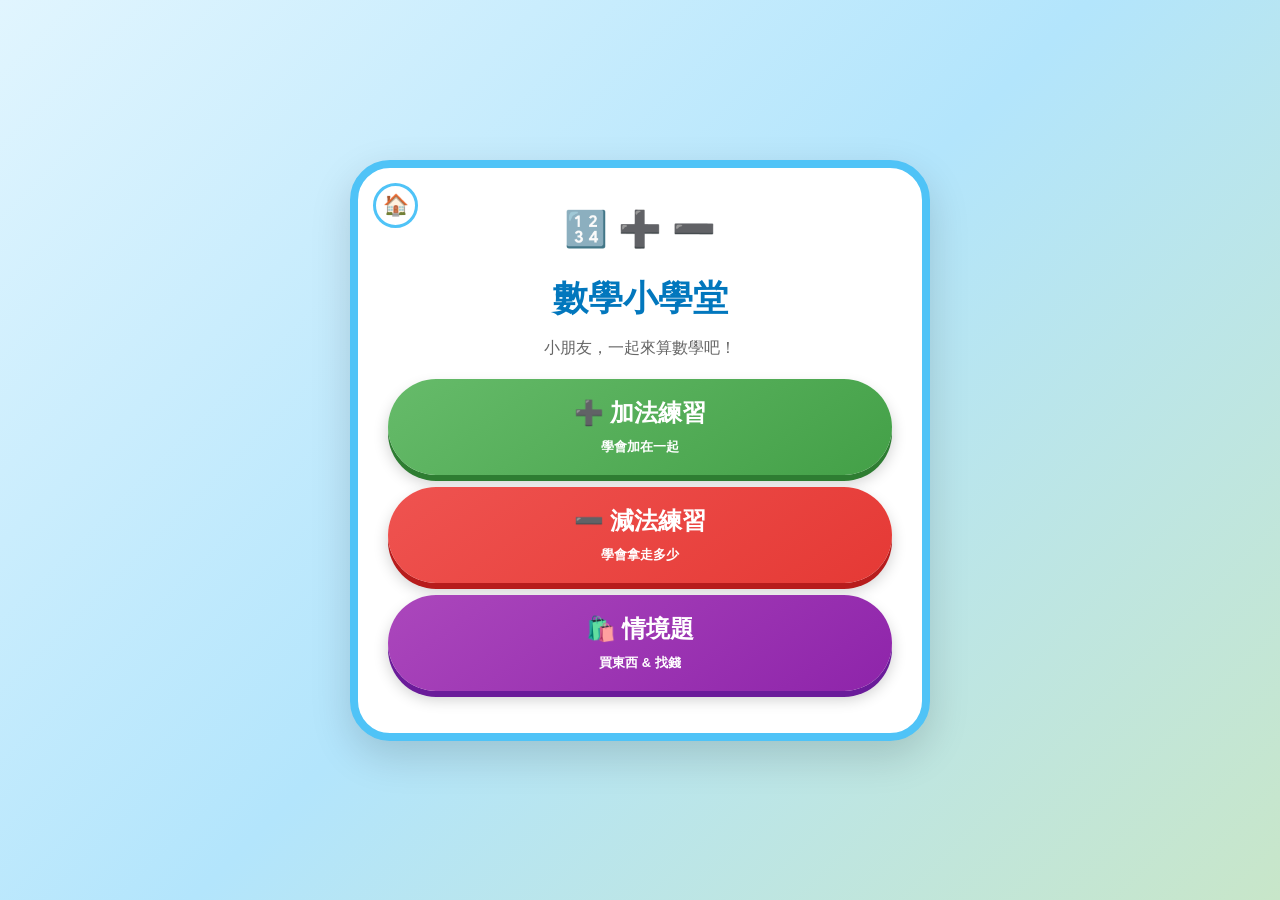
<file: 數學練習/index.html>
<!DOCTYPE html>
<html lang="zh-TW">
<head>
    <meta charset="UTF-8">
    <meta name="viewport" content="width=device-width, initial-scale=1.0">
    <title>🔢 數學小學堂 - 加減法大冒險</title>
    <style>
        :root {
            --primary-bg: #e1f5fe;
            --card-bg: #ffffff;
            --accent: #29b6f6;
            --success-color: #4caf50;
            --error-color: #f44336;
            --text-color: #333;
            --font-family: 'Comic Sans MS', 'Microsoft JhengHei', 'PingFang TC', cursive, sans-serif;
        }
        * { box-sizing: border-box; }

        body {
            background: linear-gradient(135deg, #e1f5fe 0%, #b3e5fc 50%, #c8e6c9 100%);
            font-family: var(--font-family);
            display: flex;
            justify-content: center;
            align-items: center;
            min-height: 100vh;
            margin: 0;
            padding: 20px;
        }

        #app {
            background-color: var(--card-bg);
            padding: 30px;
            border-radius: 40px;
            box-shadow: 0 15px 40px rgba(0,0,0,0.15);
            text-align: center;
            max-width: 580px;
            width: 100%;
            border: 8px solid #4fc3f7;
            position: relative;
        }

        h1 {
            color: #0277bd;
            font-size: 2.2rem;
            margin: 10px 0 15px;
            text-shadow: 2px 2px #fff;
        }

        .subtitle { color: #666; font-size: 1rem; margin-bottom: 20px; }

        .screen { display: none; }
        .screen.active { display: block; }

        /* 主按鈕 */
        .big-btn {
            background: linear-gradient(145deg, #29b6f6, #0288d1);
            color: white;
            padding: 18px 30px;
            font-size: 1.5rem;
            border: none;
            border-radius: 50px;
            cursor: pointer;
            box-shadow: 0 6px 0 #01579b, 0 8px 15px rgba(0,0,0,0.2);
            transition: all 0.15s;
            font-weight: bold;
            font-family: inherit;
            margin: 8px;
        }
        .big-btn:hover { transform: translateY(-2px); }
        .big-btn:active { transform: translateY(3px); box-shadow: 0 3px 0 #01579b; }

        .mode-btn {
            display: block;
            width: 100%;
            margin: 12px auto;
            background: linear-gradient(145deg, #66bb6a, #43a047);
            box-shadow: 0 6px 0 #2e7d32, 0 8px 15px rgba(0,0,0,0.2);
        }
        .mode-btn:active { box-shadow: 0 3px 0 #2e7d32; }

        .mode-btn.mode-2 {
            background: linear-gradient(145deg, #ef5350, #e53935);
            box-shadow: 0 6px 0 #b71c1c, 0 8px 15px rgba(0,0,0,0.2);
        }
        .mode-btn.mode-2:active { box-shadow: 0 3px 0 #b71c1c; }

        .mode-btn.mode-3 {
            background: linear-gradient(145deg, #ab47bc, #8e24aa);
            box-shadow: 0 6px 0 #6a1b9a, 0 8px 15px rgba(0,0,0,0.2);
        }
        .mode-btn.mode-3:active { box-shadow: 0 3px 0 #6a1b9a; }

        .back-btn {
            position: absolute;
            top: 15px;
            left: 15px;
            background: #fff;
            border: 3px solid #4fc3f7;
            border-radius: 50%;
            width: 45px;
            height: 45px;
            font-size: 1.3rem;
            cursor: pointer;
            font-family: inherit;
        }
        .back-btn:hover { background: #e1f5fe; }

        /* 計分 / 進度 */
        .score-box {
            display: flex;
            justify-content: space-between;
            align-items: center;
            background: #e8f5e9;
            border-radius: 30px;
            padding: 10px 20px;
            margin-bottom: 15px;
            font-size: 1.05rem;
            color: #1b5e20;
            font-weight: bold;
        }
        .score-box .star { color: #ffc107; font-size: 1.3rem; }

        .progress-bar {
            background: #c8e6c9;
            height: 12px;
            border-radius: 10px;
            overflow: hidden;
            margin-bottom: 20px;
        }
        .progress-fill {
            background: linear-gradient(90deg, #66bb6a, #2e7d32);
            height: 100%;
            width: 0%;
            transition: width 0.3s;
            border-radius: 10px;
        }

        /* 題目區 */
        .question-display {
            min-height: 200px;
            padding: 25px 15px;
            background: radial-gradient(circle, #fff9c4 40%, transparent 70%);
            border-radius: 30px;
            display: flex;
            flex-direction: column;
            justify-content: center;
            align-items: center;
            margin-bottom: 20px;
        }

        .question-text {
            font-size: 1.2rem;
            color: #444;
            line-height: 1.6;
            margin-bottom: 15px;
        }

        .math-equation {
            font-size: 3rem;
            font-weight: bold;
            color: #0277bd;
            margin: 10px 0;
            letter-spacing: 8px;
        }

        .visual-emojis {
            font-size: 2.5rem;
            line-height: 1.4;
            margin: 12px 0;
            letter-spacing: 2px;
        }

        .speak-btn {
            background: #fff;
            border: 3px solid #29b6f6;
            color: #0277bd;
            border-radius: 30px;
            padding: 8px 18px;
            font-size: 1rem;
            cursor: pointer;
            margin-top: 10px;
            font-family: inherit;
            font-weight: bold;
        }
        .speak-btn:hover { background: #e1f5fe; }

        /* 選項 */
        .options-container {
            display: grid;
            grid-template-columns: 1fr 1fr;
            gap: 12px;
        }
        .option-btn {
            background-color: #f5f5f5;
            border: 4px solid #ddd;
            border-radius: 20px;
            padding: 22px 10px;
            font-size: 2rem;
            cursor: pointer;
            transition: all 0.2s;
            font-weight: bold;
            color: var(--text-color);
            font-family: inherit;
            min-height: 80px;
        }
        .option-btn:hover {
            transform: scale(1.03);
            background-color: #fff;
            border-color: #29b6f6;
        }
        .option-btn.correct {
            background-color: var(--success-color);
            color: white;
            border-color: #2e7d32;
            animation: pop 0.4s;
        }
        .option-btn.wrong {
            background-color: var(--error-color);
            color: white;
            border-color: #c62828;
            animation: shake 0.4s;
        }
        .option-btn:disabled { cursor: not-allowed; }

        @keyframes pop {
            0% { transform: scale(1); }
            50% { transform: scale(1.15); }
            100% { transform: scale(1); }
        }
        @keyframes shake {
            0%, 100% { transform: translateX(0); }
            25% { transform: translateX(-8px); }
            75% { transform: translateX(8px); }
        }
        @keyframes bounce {
            0%, 100% { transform: translateY(0); }
            50% { transform: translateY(-15px); }
        }
        .animate-bounce { animation: bounce 1.2s infinite; display: inline-block; }

        #feedback {
            margin-top: 18px;
            font-weight: bold;
            min-height: 1.8em;
            font-size: 1.3rem;
        }

        /* 結果 */
        .result-stars { font-size: 3rem; margin: 15px 0; }
        .result-emoji { font-size: 5rem; margin: 15px 0; }
        .final-score {
            font-size: 1.8rem;
            color: #0277bd;
            margin: 15px 0;
            font-weight: bold;
        }

        /* 設定畫面 */
        .selector-label {
            font-size: 1.1rem;
            color: #555;
            margin: 15px 0 8px;
            font-weight: bold;
        }
        .selector-row {
            display: flex;
            gap: 10px;
            justify-content: center;
            flex-wrap: wrap;
            margin-bottom: 10px;
        }
        .pick-btn {
            background: #fff;
            border: 3px solid #4fc3f7;
            border-radius: 20px;
            padding: 10px 20px;
            font-size: 1rem;
            cursor: pointer;
            font-family: inherit;
            font-weight: bold;
            color: #0277bd;
        }
        .pick-btn.active {
            background: #4fc3f7;
            color: white;
        }

        /* 台幣樣式 */
        .money-row {
            display: flex;
            justify-content: center;
            align-items: center;
            flex-wrap: wrap;
            gap: 6px;
            margin: 8px 0;
        }
        .money-label {
            font-size: 1rem;
            color: #555;
            margin-right: 8px;
            font-weight: bold;
        }
        .coin {
            display: inline-flex;
            align-items: center;
            justify-content: center;
            border-radius: 50%;
            font-weight: bold;
            box-shadow: 0 3px 5px rgba(0,0,0,0.25), inset 0 -3px 6px rgba(0,0,0,0.15), inset 0 3px 6px rgba(255,255,255,0.4);
            font-family: inherit;
            text-shadow: 1px 1px 0 rgba(0,0,0,0.15);
            border: 2px solid rgba(0,0,0,0.1);
            flex-direction: column;
            line-height: 1;
        }
        .coin .num { font-size: 1.05rem; }
        .coin .unit { font-size: 0.55rem; margin-top: 1px; }
        .coin-1 {
            width: 36px; height: 36px;
            background: radial-gradient(circle at 30% 30%, #d4a574, #a0703f);
            color: #fff;
        }
        .coin-5 {
            width: 42px; height: 42px;
            background: radial-gradient(circle at 30% 30%, #e0e0e0, #9e9e9e);
            color: #424242;
        }
        .coin-10 {
            width: 46px; height: 46px;
            background: radial-gradient(circle at 30% 30%, #d6d6d6, #888);
            color: #212121;
        }
        .coin-50 {
            width: 50px; height: 50px;
            background: radial-gradient(circle at 30% 30%, #ffe082, #c8a000);
            color: #4e342e;
        }
        .bill {
            display: inline-flex;
            align-items: center;
            justify-content: center;
            width: 90px;
            height: 50px;
            border-radius: 6px;
            color: white;
            font-weight: bold;
            box-shadow: 0 3px 6px rgba(0,0,0,0.25);
            position: relative;
            background-image: repeating-linear-gradient(45deg, rgba(255,255,255,0.08) 0 2px, transparent 2px 6px);
            border: 2px solid rgba(255,255,255,0.4);
            flex-direction: column;
            line-height: 1;
            text-shadow: 1px 1px 2px rgba(0,0,0,0.4);
        }
        .bill .num { font-size: 1.4rem; }
        .bill .unit { font-size: 0.7rem; }
        .bill-100 { background-color: #c62828; }
        .bill-500 { background-color: #6d4c41; }
        .bill-1000 { background-color: #00838f; }

        @media (max-width: 480px) {
            #app { padding: 20px 15px; border-radius: 30px; }
            h1 { font-size: 1.7rem; }
            .math-equation { font-size: 2.2rem; letter-spacing: 4px; }
            .visual-emojis { font-size: 1.8rem; }
            .question-text { font-size: 1.05rem; }
            .option-btn { font-size: 1.5rem; padding: 16px 8px; }
            .big-btn { font-size: 1.2rem; padding: 14px 22px; }
            .bill { width: 75px; height: 42px; }
            .bill .num { font-size: 1.1rem; }
        }
    </style>
</head>
<body>

<div id="app">
    <!-- 開始畫面 -->
    <div id="start-screen" class="screen active">
        <button class="back-btn" onclick="location.href='../'" title="回到學習樂園">🏠</button>
        <h1 class="animate-bounce">🔢 ➕ ➖</h1>
        <h1>數學小學堂</h1>
        <p class="subtitle">小朋友，一起來算數學吧！</p>
        <button class="big-btn mode-btn" onclick="selectMode('add')">
            ➕ 加法練習<br>
            <small style="font-size:0.8rem">學會加在一起</small>
        </button>
        <button class="big-btn mode-btn mode-2" onclick="selectMode('sub')">
            ➖ 減法練習<br>
            <small style="font-size:0.8rem">學會拿走多少</small>
        </button>
        <button class="big-btn mode-btn mode-3" onclick="selectMode('story')">
            🛍️ 情境題<br>
            <small style="font-size:0.8rem">買東西 &amp; 找錢</small>
        </button>
    </div>

    <!-- 設定畫面 -->
    <div id="setup-screen" class="screen">
        <button class="back-btn" onclick="showScreen('start-screen')">←</button>
        <h1 id="setup-title">選擇難度</h1>
        <div id="diff-section">
            <div class="selector-label">數字範圍</div>
            <div class="selector-row" id="diff-row">
                <button class="pick-btn active" data-diff="5" onclick="setDiff(5, this)">簡單 1-5</button>
                <button class="pick-btn" data-diff="10" onclick="setDiff(10, this)">中等 1-10</button>
                <button class="pick-btn" data-diff="20" onclick="setDiff(20, this)">挑戰 1-20</button>
            </div>
        </div>
        <div class="selector-label">題數</div>
        <div class="selector-row">
            <button class="pick-btn active" data-len="5" onclick="setLength(5, this)">5 題</button>
            <button class="pick-btn" data-len="10" onclick="setLength(10, this)">10 題</button>
            <button class="pick-btn" data-len="15" onclick="setLength(15, this)">15 題</button>
        </div>
        <button class="big-btn" style="margin-top:20px" onclick="startGame()">開始 GO! 🚀</button>
    </div>

    <!-- 遊戲畫面 -->
    <div id="game-screen" class="screen">
        <button class="back-btn" onclick="confirmQuit()">←</button>
        <div class="score-box">
            <span>第 <span id="current-q">1</span> / <span id="total-q">5</span> 題</span>
            <span><span class="star">⭐</span> <span id="score">0</span></span>
        </div>
        <div class="progress-bar"><div class="progress-fill" id="progress-fill"></div></div>

        <div class="question-display">
            <div id="question-content"></div>
            <button class="speak-btn" id="speak-btn" onclick="speakQuestion()">🔊 聽題目</button>
        </div>

        <div class="options-container" id="options"></div>
        <p id="feedback"></p>
    </div>

    <!-- 結束畫面 -->
    <div id="result-screen" class="screen">
        <div class="result-emoji" id="result-emoji">🎉</div>
        <h1 id="result-title">太棒了！</h1>
        <div class="result-stars" id="result-stars">⭐⭐⭐</div>
        <p class="final-score" id="final-score-text"></p>
        <p id="result-comment" class="subtitle"></p>
        <button class="big-btn" onclick="startGame()">再玩一次 🔁</button>
        <button class="big-btn mode-btn" style="margin-top:10px" onclick="showScreen('start-screen')">回主選單 🏠</button>
    </div>
</div>

<script>
    // ====== 狀態 ======
    let mode = 'add';            // add / sub / story
    let difficulty = 5;
    let totalQuestions = 5;
    let currentQuestionIndex = 0;
    let score = 0;
    let questions = [];
    let currentQ = null;
    let isAnswering = false;

    // ====== 工具 ======
    const randInt = (min, max) => Math.floor(Math.random() * (max - min + 1)) + min;
    const pick = arr => arr[Math.floor(Math.random() * arr.length)];
    function shuffle(arr) {
        const a = arr.slice();
        for (let i = a.length - 1; i > 0; i--) {
            const j = Math.floor(Math.random() * (i + 1));
            [a[i], a[j]] = [a[j], a[i]];
        }
        return a;
    }

    function speak(text) {
        if (!('speechSynthesis' in window)) return;
        window.speechSynthesis.cancel();
        const u = new SpeechSynthesisUtterance(text);
        u.lang = 'zh-TW';
        u.rate = 0.85;
        u.pitch = 1.1;
        window.speechSynthesis.speak(u);
    }

    // ====== 畫面 ======
    function showScreen(id) {
        document.querySelectorAll('.screen').forEach(s => s.classList.remove('active'));
        document.getElementById(id).classList.add('active');
    }

    function selectMode(m) {
        mode = m;
        const titles = { add: '➕ 加法練習', sub: '➖ 減法練習', story: '🛍️ 情境題' };
        document.getElementById('setup-title').innerText = titles[m];
        // 情境題不選難度
        document.getElementById('diff-section').style.display = (m === 'story') ? 'none' : 'block';
        showScreen('setup-screen');
    }

    function setDiff(n, btn) {
        difficulty = n;
        document.querySelectorAll('#diff-row .pick-btn').forEach(b => b.classList.remove('active'));
        btn.classList.add('active');
    }

    function setLength(n, btn) {
        totalQuestions = n;
        const row = btn.parentElement;
        row.querySelectorAll('.pick-btn').forEach(b => b.classList.remove('active'));
        btn.classList.add('active');
    }

    function confirmQuit() {
        if (confirm('確定要回主選單嗎？目前進度會遺失喔～')) showScreen('start-screen');
    }

    // ====== 題目產生 ======
    function genAdd() {
        const a = randInt(1, difficulty);
        const b = randInt(1, difficulty - a < 1 ? 1 : difficulty);
        // 限制總和不超過 difficulty * 1.5 太大
        const aFinal = a;
        const bFinal = Math.min(b, difficulty);
        const sum = aFinal + bFinal;
        return {
            type: 'add',
            a: aFinal, b: bFinal,
            answer: sum,
            speakText: `${aFinal} 加 ${bFinal} 等於多少？`,
            render: () => `
                <div class="math-equation">${aFinal} + ${bFinal} = ?</div>
                <div class="visual-emojis">${'🍎'.repeat(aFinal)} ➕ ${'🍎'.repeat(bFinal)}</div>
            `
        };
    }

    function genSub() {
        const a = randInt(2, difficulty);
        const b = randInt(1, a);
        return {
            type: 'sub',
            a, b,
            answer: a - b,
            speakText: `${a} 減 ${b} 等於多少？`,
            render: () => `
                <div class="math-equation">${a} − ${b} = ?</div>
                <div class="visual-emojis">${'🍪'.repeat(a)}<br>拿走 ${b} 個 ❌</div>
            `
        };
    }

    // ====== 情境題模板 ======
    const ITEMS = [
        { name: '蘋果', emoji: '🍎', unit: '顆' },
        { name: '香蕉', emoji: '🍌', unit: '根' },
        { name: '草莓', emoji: '🍓', unit: '顆' },
        { name: '糖果', emoji: '🍬', unit: '顆' },
        { name: '餅乾', emoji: '🍪', unit: '塊' },
        { name: '橘子', emoji: '🍊', unit: '顆' }
    ];
    const TOYS = [
        { name: '小汽車', emoji: '🚗', unit: '台' },
        { name: '貼紙', emoji: '🌟', unit: '張' },
        { name: '皮球', emoji: '⚽', unit: '顆' }
    ];
    const KIDS = ['小明', '小華', '小美', '小強', '妹妹', '弟弟', '哥哥'];

    function moneyHTML(amount) {
        // 把金額拆成 100/50/10/5/1
        const denoms = [
            { v: 100, cls: 'bill bill-100' },
            { v: 50, cls: 'coin coin-50' },
            { v: 10, cls: 'coin coin-10' },
            { v: 5, cls: 'coin coin-5' },
            { v: 1, cls: 'coin coin-1' }
        ];
        let html = '';
        let left = amount;
        for (const d of denoms) {
            while (left >= d.v) {
                html += `<span class="${d.cls}"><span class="num">${d.v}</span><span class="unit">元</span></span>`;
                left -= d.v;
            }
        }
        return html || '<span style="color:#888">0 元</span>';
    }

    function genStory() {
        const templates = [
            // 1. 買水果加法
            () => {
                const item = pick(ITEMS);
                const kid = pick(KIDS);
                const a = randInt(2, 6);
                const b = randInt(2, 6);
                const text = `${kid}買了 ${a} ${item.unit}${item.name}，媽媽又給他 ${b} ${item.unit}，他總共有幾${item.unit}${item.name}？`;
                return {
                    answer: a + b,
                    speakText: text,
                    render: () => `
                        <div class="question-text">${text}</div>
                        <div class="visual-emojis">${item.emoji.repeat(a)} ➕ ${item.emoji.repeat(b)}</div>
                    `,
                    unit: item.unit
                };
            },
            // 2. 吃食物減法
            () => {
                const item = pick(ITEMS);
                const kid = pick(KIDS);
                const a = randInt(5, 10);
                const b = randInt(1, a - 1);
                const text = `${kid}有 ${a} ${item.unit}${item.name}，吃掉了 ${b} ${item.unit}，還剩下幾${item.unit}？`;
                return {
                    answer: a - b,
                    speakText: text,
                    render: () => `
                        <div class="question-text">${text}</div>
                        <div class="visual-emojis">${item.emoji.repeat(a)}<br>吃掉 ${b} ${item.unit} 😋</div>
                    `,
                    unit: item.unit
                };
            },
            // 3. 兩個人合起來
            () => {
                const item = pick(TOYS);
                const a = randInt(2, 7);
                const b = randInt(2, 7);
                const text = `哥哥有 ${a} ${item.unit}${item.name}，弟弟有 ${b} ${item.unit}${item.name}，兩個人合起來有幾${item.unit}？`;
                return {
                    answer: a + b,
                    speakText: text,
                    render: () => `
                        <div class="question-text">${text}</div>
                        <div class="visual-emojis">哥哥 ${item.emoji.repeat(a)}<br>弟弟 ${item.emoji.repeat(b)}</div>
                    `,
                    unit: item.unit
                };
            },
            // 4. 送朋友減法
            () => {
                const item = pick(TOYS);
                const kid = pick(KIDS);
                const a = randInt(5, 10);
                const b = randInt(1, a - 1);
                const text = `${kid}有 ${a} ${item.unit}${item.name}，送給好朋友 ${b} ${item.unit}，自己還剩幾${item.unit}？`;
                return {
                    answer: a - b,
                    speakText: text,
                    render: () => `
                        <div class="question-text">${text}</div>
                        <div class="visual-emojis">${item.emoji.repeat(a)}<br>送出 ${b} ${item.unit} 🎁</div>
                    `,
                    unit: item.unit
                };
            },
            // 5. 找錢題（10 元）
            () => {
                const item = pick(ITEMS);
                const price = randInt(1, 9);
                const paid = 10;
                const change = paid - price;
                const text = `小華用 ${paid} 元買了一${item.unit} ${item.name}，${item.name}是 ${price} 元，店員要找回多少元？`;
                return {
                    answer: change,
                    speakText: text,
                    render: () => `
                        <div class="question-text">${text}</div>
                        <div class="money-row"><span class="money-label">付了：</span>${moneyHTML(paid)}</div>
                        <div class="money-row"><span class="money-label">${item.emoji} 售價：</span>${moneyHTML(price)}</div>
                        <div class="question-text" style="margin-top:8px">找回 ❓ 元</div>
                    `,
                    unit: '元'
                };
            },
            // 6. 找錢題（50 元，價格 10 倍數）
            () => {
                const choices = [10, 20, 30, 40];
                const price = pick(choices);
                const paid = 50;
                const change = paid - price;
                const text = `媽媽帶小明去買玩具，玩具是 ${price} 元，媽媽用 ${paid} 元付錢，店員要找回多少元？`;
                return {
                    answer: change,
                    speakText: text,
                    render: () => `
                        <div class="question-text">${text}</div>
                        <div class="money-row"><span class="money-label">付了：</span>${moneyHTML(paid)}</div>
                        <div class="money-row"><span class="money-label">🎁 售價：</span>${moneyHTML(price)}</div>
                        <div class="question-text" style="margin-top:8px">找回 ❓ 元</div>
                    `,
                    unit: '元'
                };
            },
            // 7. 撲滿存錢
            () => {
                const a = randInt(5, 20);
                const b = randInt(2, 10);
                const text = `小強的撲滿原本有 ${a} 元，他又存了 ${b} 元進去，撲滿裡現在有多少元？`;
                return {
                    answer: a + b,
                    speakText: text,
                    render: () => `
                        <div class="question-text">${text}</div>
                        <div class="money-row"><span class="money-label">原本：</span>${moneyHTML(a)}</div>
                        <div class="money-row"><span class="money-label">+ 存入：</span>${moneyHTML(b)}</div>
                        <div style="font-size:2.5rem;margin-top:5px">🐷</div>
                    `,
                    unit: '元'
                };
            },
            // 8. 還差多少元
            () => {
                const price = randInt(10, 20);
                const have = randInt(3, price - 2);
                const text = `小寶想買一個 ${price} 元的小玩具，可是他只有 ${have} 元，還差多少元才能買？`;
                return {
                    answer: price - have,
                    speakText: text,
                    render: () => `
                        <div class="question-text">${text}</div>
                        <div class="money-row"><span class="money-label">玩具 🧸：</span>${moneyHTML(price)}</div>
                        <div class="money-row"><span class="money-label">手上：</span>${moneyHTML(have)}</div>
                    `,
                    unit: '元'
                };
            }
        ];
        const tpl = pick(templates);
        const data = tpl();
        return Object.assign({ type: 'story' }, data);
    }

    // ====== 選項生成 ======
    function genOptions(answer) {
        const set = new Set([answer]);
        let attempts = 0;
        while (set.size < 4 && attempts < 50) {
            const offset = randInt(-3, 3);
            const v = answer + offset;
            if (v >= 0 && v !== answer) set.add(v);
            attempts++;
        }
        // 補位
        let n = 1;
        while (set.size < 4) {
            if (!set.has(answer + n)) set.add(answer + n);
            n++;
        }
        return shuffle([...set]);
    }

    // ====== 遊戲邏輯 ======
    function startGame() {
        score = 0;
        currentQuestionIndex = 0;
        questions = [];
        for (let i = 0; i < totalQuestions; i++) {
            if (mode === 'add') questions.push(genAdd());
            else if (mode === 'sub') questions.push(genSub());
            else questions.push(genStory());
        }
        showScreen('game-screen');
        showQuestion();
    }

    function showQuestion() {
        isAnswering = false;
        currentQ = questions[currentQuestionIndex];
        document.getElementById('current-q').innerText = currentQuestionIndex + 1;
        document.getElementById('total-q').innerText = questions.length;
        document.getElementById('score').innerText = score;
        document.getElementById('progress-fill').style.width =
            (currentQuestionIndex / questions.length * 100) + '%';
        document.getElementById('feedback').innerText = '';

        document.getElementById('question-content').innerHTML = currentQ.render();

        // 選項
        const opts = genOptions(currentQ.answer);
        const container = document.getElementById('options');
        container.innerHTML = '';
        const unit = currentQ.unit || '';
        opts.forEach(v => {
            const btn = document.createElement('button');
            btn.className = 'option-btn';
            btn.innerText = v + (unit && mode === 'story' ? ' ' + unit : '');
            btn.dataset.value = v;
            btn.onclick = () => checkAnswer(v, btn);
            container.appendChild(btn);
        });

        // 情境題自動朗讀；加減法不自動朗讀（按按鈕才唸）
        if (mode === 'story') {
            setTimeout(() => speak(currentQ.speakText), 250);
        }
    }

    function speakQuestion() {
        if (currentQ) speak(currentQ.speakText);
    }

    function checkAnswer(v, btn) {
        if (isAnswering) return;
        isAnswering = true;

        const allBtns = document.querySelectorAll('.option-btn');
        allBtns.forEach(b => b.disabled = true);
        const feedback = document.getElementById('feedback');

        if (v === currentQ.answer) {
            score++;
            btn.classList.add('correct');
            const cheers = ['答對了！好棒 👍', '太厲害了！⭐', '正確！你真聰明 🌟', 'YA！答對啦 🎉'];
            feedback.innerText = cheers[Math.floor(Math.random() * cheers.length)];
            feedback.style.color = 'var(--success-color)';
            speak('答對了');
        } else {
            btn.classList.add('wrong');
            allBtns.forEach(b => {
                if (parseInt(b.dataset.value) === currentQ.answer) b.classList.add('correct');
            });
            feedback.innerText = `再接再厲！正確答案是 ${currentQ.answer}`;
            feedback.style.color = 'var(--error-color)';
            speak(`正確答案是 ${currentQ.answer}`);
        }

        document.getElementById('score').innerText = score;
        document.getElementById('progress-fill').style.width =
            ((currentQuestionIndex + 1) / questions.length * 100) + '%';

        setTimeout(() => {
            currentQuestionIndex++;
            if (currentQuestionIndex < questions.length) showQuestion();
            else showResult();
        }, 1800);
    }

    function showResult() {
        showScreen('result-screen');
        const total = questions.length;
        const ratio = score / total;
        let stars, emoji, title, comment;
        if (ratio === 1) { stars = '⭐⭐⭐⭐⭐'; emoji = '🏆'; title = '完美滿分！'; comment = '哇～你是數學小天才！全部答對了！'; }
        else if (ratio >= 0.8) { stars = '⭐⭐⭐⭐'; emoji = '🎉'; title = '非常棒！'; comment = '你好厲害！再加把勁就完美了！'; }
        else if (ratio >= 0.6) { stars = '⭐⭐⭐'; emoji = '😊'; title = '很不錯喔！'; comment = '繼續練習，會更棒的！'; }
        else if (ratio >= 0.4) { stars = '⭐⭐'; emoji = '💪'; title = '加油！'; comment = '多練幾次就會越來越熟練喔！'; }
        else { stars = '⭐'; emoji = '🌱'; title = '再試試看！'; comment = '慢慢來，每天進步一點點！'; }

        document.getElementById('result-stars').innerText = stars;
        document.getElementById('result-emoji').innerText = emoji;
        document.getElementById('result-title').innerText = title;
        document.getElementById('final-score-text').innerText = `得分：${score} / ${total}`;
        document.getElementById('result-comment').innerText = comment;
        speak(title);
    }
</script>

</body>
</html>
</file>
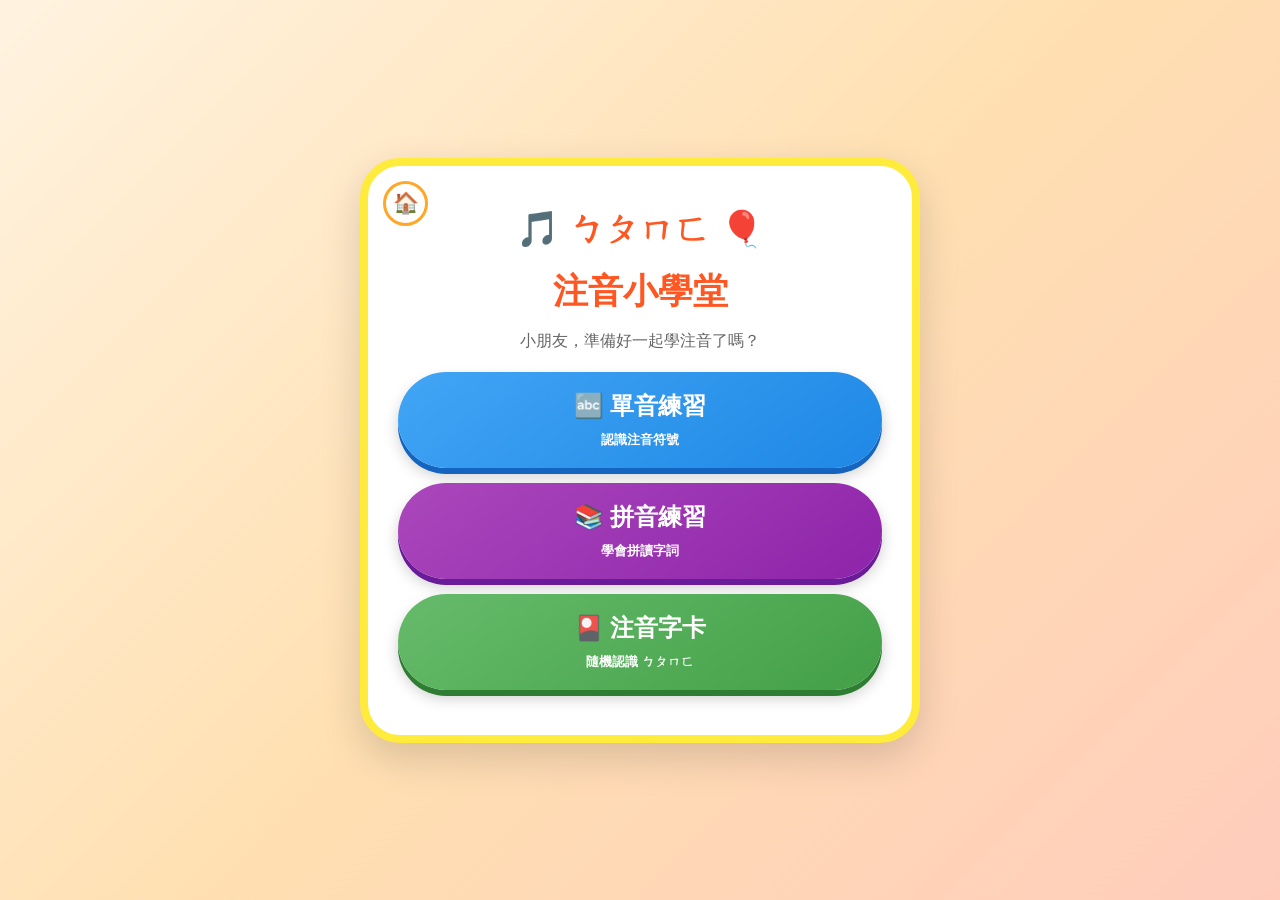
<file: 注音練習/index.html>
<!DOCTYPE html>
<html lang="zh-TW">
<head>
    <meta charset="UTF-8">
    <meta name="viewport" content="width=device-width, initial-scale=1.0">
    <title>🎵 注音小學堂 - ㄅㄆㄇㄈ 大冒險 🎈</title>
    <style>
        :root {
            --primary-bg: #fff3e0;
            --card-bg: #ffffff;
            --accent: #ff9800;
            --success-color: #4caf50;
            --error-color: #f44336;
            --text-color: #333;
            --font-family: 'Comic Sans MS', 'Microsoft JhengHei', 'PingFang TC', cursive, sans-serif;
        }

        * { box-sizing: border-box; }

        body {
            background: linear-gradient(135deg, #fff3e0 0%, #ffe0b2 50%, #ffccbc 100%);
            font-family: var(--font-family);
            display: flex;
            justify-content: center;
            align-items: center;
            min-height: 100vh;
            margin: 0;
            padding: 20px;
        }

        #app {
            background-color: var(--card-bg);
            padding: 30px;
            border-radius: 40px;
            box-shadow: 0 15px 40px rgba(0,0,0,0.15);
            text-align: center;
            max-width: 560px;
            width: 100%;
            border: 8px solid #ffeb3b;
            position: relative;
        }

        h1 {
            color: #ff5722;
            font-size: 2.2rem;
            margin: 10px 0 15px;
            text-shadow: 2px 2px #fff;
        }

        .subtitle {
            color: #666;
            font-size: 1rem;
            margin-bottom: 20px;
        }

        .screen { display: none; }
        .screen.active { display: block; }

        /* 按鈕 */
        .big-btn {
            background: linear-gradient(145deg, #ff7043, #ff5722);
            color: white;
            padding: 18px 30px;
            font-size: 1.5rem;
            border: none;
            border-radius: 50px;
            cursor: pointer;
            box-shadow: 0 6px 0 #d84315, 0 8px 15px rgba(0,0,0,0.2);
            transition: all 0.15s;
            font-weight: bold;
            font-family: inherit;
            margin: 8px;
        }
        .big-btn:hover { transform: translateY(-2px); }
        .big-btn:active { transform: translateY(3px); box-shadow: 0 3px 0 #d84315; }

        .mode-btn {
            display: block;
            width: 100%;
            margin: 15px auto;
            background: linear-gradient(145deg, #42a5f5, #1e88e5);
            box-shadow: 0 6px 0 #1565c0, 0 8px 15px rgba(0,0,0,0.2);
        }
        .mode-btn:active { box-shadow: 0 3px 0 #1565c0; }

        .mode-btn.mode-2 {
            background: linear-gradient(145deg, #ab47bc, #8e24aa);
            box-shadow: 0 6px 0 #6a1b9a, 0 8px 15px rgba(0,0,0,0.2);
        }
        .mode-btn.mode-2:active { box-shadow: 0 3px 0 #6a1b9a; }

        .mode-btn.mode-3 {
            background: linear-gradient(145deg, #66bb6a, #43a047);
            box-shadow: 0 6px 0 #2e7d32, 0 8px 15px rgba(0,0,0,0.2);
        }
        .mode-btn.mode-3:active { box-shadow: 0 3px 0 #2e7d32; }

        /* 注音字卡 */
        .flashcard {
            background: radial-gradient(circle, #fff9c4 40%, transparent 70%);
            border-radius: 30px;
            padding: 30px 15px;
            margin-bottom: 20px;
            min-height: 260px;
            display: flex;
            flex-direction: column;
            justify-content: center;
            align-items: center;
        }
        .fc-zhuyin {
            font-size: 10rem;
            font-weight: bold;
            color: #e65100;
            line-height: 1;
            text-shadow: 4px 4px 0 #fff, 6px 6px 12px rgba(0,0,0,0.15);
        }
        .fc-hint {
            margin-top: 20px;
            animation: fadeIn 0.4s;
        }
        .fc-hint .picture-emoji { font-size: 4rem; }
        .fc-hint .word-display { font-size: 1.4rem; margin-top: 5px; }
        @keyframes fadeIn {
            from { opacity: 0; transform: translateY(10px); }
            to { opacity: 1; transform: translateY(0); }
        }
        .fc-counter {
            display: inline-block;
            background: #fffde7;
            color: #5d4037;
            border-radius: 20px;
            padding: 6px 16px;
            font-size: 0.95rem;
            margin-bottom: 15px;
            font-weight: bold;
        }
        .fc-buttons {
            display: grid;
            grid-template-columns: 1fr 1fr;
            gap: 10px;
        }
        .fc-buttons .big-btn {
            margin: 0;
            font-size: 1.1rem;
            padding: 14px 10px;
        }
        .fc-buttons .fc-next {
            grid-column: 1 / -1;
        }

        .back-btn {
            position: absolute;
            top: 15px;
            left: 15px;
            background: #fff;
            border: 3px solid #ffa726;
            border-radius: 50%;
            width: 45px;
            height: 45px;
            font-size: 1.3rem;
            cursor: pointer;
            font-family: inherit;
        }
        .back-btn:hover { background: #ffe0b2; }

        /* 計分 */
        .score-box {
            display: flex;
            justify-content: space-between;
            align-items: center;
            background: #fffde7;
            border-radius: 30px;
            padding: 10px 20px;
            margin-bottom: 20px;
            font-size: 1.1rem;
            color: #5d4037;
            font-weight: bold;
        }

        .score-box .star { color: #ffc107; font-size: 1.3rem; }

        .progress-bar {
            background: #ffe0b2;
            height: 12px;
            border-radius: 10px;
            overflow: hidden;
            margin-bottom: 20px;
        }
        .progress-fill {
            background: linear-gradient(90deg, #ffb74d, #ff7043);
            height: 100%;
            width: 0%;
            transition: width 0.3s;
            border-radius: 10px;
        }

        /* 題目顯示區 */
        .question-display {
            min-height: 200px;
            padding: 25px 15px;
            background: radial-gradient(circle, #fff9c4 40%, transparent 70%);
            border-radius: 30px;
            display: flex;
            flex-direction: column;
            justify-content: center;
            align-items: center;
            margin-bottom: 25px;
        }

        .zhuyin-big {
            font-size: 6rem;
            font-weight: bold;
            color: #e65100;
            line-height: 1;
            text-shadow: 3px 3px 0 #fff, 4px 4px 8px rgba(0,0,0,0.15);
            letter-spacing: 5px;
        }

        .picture-emoji {
            font-size: 6rem;
            line-height: 1;
        }

        .word-display {
            font-size: 1.8rem;
            color: #5d4037;
            margin-top: 12px;
            font-weight: bold;
        }

        .question-prompt {
            font-size: 1.1rem;
            color: #777;
            margin-bottom: 12px;
        }

        .speak-btn {
            background: #fff;
            border: 3px solid #4caf50;
            color: #4caf50;
            border-radius: 30px;
            padding: 8px 16px;
            font-size: 1rem;
            cursor: pointer;
            margin-top: 10px;
            font-family: inherit;
            font-weight: bold;
        }
        .speak-btn:hover { background: #e8f5e9; }

        /* 選項 */
        .options-container {
            display: grid;
            grid-template-columns: 1fr 1fr;
            gap: 12px;
        }

        .option-btn {
            background-color: #f5f5f5;
            border: 4px solid #ddd;
            border-radius: 20px;
            padding: 18px 10px;
            font-size: 1.4rem;
            cursor: pointer;
            transition: all 0.2s;
            font-weight: bold;
            color: var(--text-color);
            font-family: inherit;
            min-height: 70px;
        }
        .option-btn .opt-emoji { font-size: 2.5rem; display: block; margin-bottom: 4px; }
        .option-btn .opt-zhuyin { font-size: 1.6rem; letter-spacing: 2px; color: #d84315; }

        .option-btn:hover {
            transform: scale(1.03);
            background-color: #fff;
            border-color: #2196f3;
        }

        .option-btn.correct {
            background-color: var(--success-color);
            color: white;
            border-color: #2e7d32;
            animation: pop 0.4s;
        }
        .option-btn.correct .opt-zhuyin { color: #fff; }

        .option-btn.wrong {
            background-color: var(--error-color);
            color: white;
            border-color: #c62828;
            animation: shake 0.4s;
        }
        .option-btn.wrong .opt-zhuyin { color: #fff; }

        .option-btn:disabled { cursor: not-allowed; }

        @keyframes pop {
            0% { transform: scale(1); }
            50% { transform: scale(1.15); }
            100% { transform: scale(1); }
        }
        @keyframes shake {
            0%, 100% { transform: translateX(0); }
            25% { transform: translateX(-8px); }
            75% { transform: translateX(8px); }
        }
        @keyframes bounce {
            0%, 100% { transform: translateY(0); }
            50% { transform: translateY(-15px); }
        }
        .animate-bounce { animation: bounce 1.2s infinite; }

        #feedback {
            margin-top: 18px;
            font-weight: bold;
            min-height: 1.8em;
            font-size: 1.3rem;
        }

        /* 結果畫面 */
        .result-stars { font-size: 3rem; margin: 15px 0; }
        .result-emoji { font-size: 5rem; margin: 15px 0; }
        .final-score {
            font-size: 1.8rem;
            color: #ff5722;
            margin: 15px 0;
            font-weight: bold;
        }

        /* 題數選擇 */
        .length-selector {
            display: flex;
            gap: 10px;
            justify-content: center;
            margin: 15px 0;
            flex-wrap: wrap;
        }
        .length-btn {
            background: #fff;
            border: 3px solid #ffa726;
            border-radius: 20px;
            padding: 10px 20px;
            font-size: 1.1rem;
            cursor: pointer;
            font-family: inherit;
            font-weight: bold;
            color: #e65100;
        }
        .length-btn.active {
            background: #ffa726;
            color: white;
        }

        @media (max-width: 480px) {
            #app { padding: 20px 15px; border-radius: 30px; }
            h1 { font-size: 1.7rem; }
            .zhuyin-big, .picture-emoji { font-size: 4.5rem; }
            .word-display { font-size: 1.4rem; }
            .option-btn { font-size: 1.2rem; padding: 14px 8px; }
            .option-btn .opt-emoji { font-size: 2rem; }
            .option-btn .opt-zhuyin { font-size: 1.3rem; }
            .big-btn { font-size: 1.2rem; padding: 14px 22px; }
        }
    </style>
</head>
<body>

<div id="app">
    <!-- 開始畫面 -->
    <div id="start-screen" class="screen active">
        <button class="back-btn" onclick="location.href='../'" title="回到學習樂園">🏠</button>
        <h1 class="animate-bounce">🎵 ㄅㄆㄇㄈ 🎈</h1>
        <h1>注音小學堂</h1>
        <p class="subtitle">小朋友，準備好一起學注音了嗎？</p>
        <button class="big-btn mode-btn" onclick="selectMode('single')">
            🔤 單音練習<br>
            <small style="font-size:0.8rem">認識注音符號</small>
        </button>
        <button class="big-btn mode-btn mode-2" onclick="selectMode('pinyin')">
            📚 拼音練習<br>
            <small style="font-size:0.8rem">學會拼讀字詞</small>
        </button>
        <button class="big-btn mode-btn mode-3" onclick="startFlashcard()">
            🎴 注音字卡<br>
            <small style="font-size:0.8rem">隨機認識 ㄅㄆㄇㄈ</small>
        </button>
    </div>

    <!-- 選擇題數畫面 -->
    <div id="setup-screen" class="screen">
        <button class="back-btn" onclick="showScreen('start-screen')">←</button>
        <h1 id="setup-title">選擇題數</h1>
        <p class="subtitle" id="setup-subtitle">要玩幾題呢？</p>
        <div class="length-selector">
            <button class="length-btn active" data-length="5" onclick="setLength(5, this)">5 題</button>
            <button class="length-btn" data-length="10" onclick="setLength(10, this)">10 題</button>
            <button class="length-btn" data-length="15" onclick="setLength(15, this)">15 題</button>
        </div>
        <button class="big-btn" onclick="startGame()">開始 GO! 🚀</button>
    </div>

    <!-- 遊戲畫面 -->
    <div id="game-screen" class="screen">
        <button class="back-btn" onclick="confirmQuit()">←</button>
        <div class="score-box">
            <span>第 <span id="current-q">1</span> / <span id="total-q">5</span> 題</span>
            <span><span class="star">⭐</span> <span id="score">0</span></span>
        </div>
        <div class="progress-bar"><div class="progress-fill" id="progress-fill"></div></div>

        <div class="question-display">
            <p class="question-prompt" id="question-prompt">這個注音符號是什麼？</p>
            <div id="question-content"></div>
            <button class="speak-btn" onclick="speakCurrent()">🔊 聽一次</button>
        </div>

        <div class="options-container" id="options"></div>
        <p id="feedback"></p>
    </div>

    <!-- 注音字卡 -->
    <div id="flashcard-screen" class="screen">
        <button class="back-btn" onclick="showScreen('start-screen')">←</button>
        <h1>🎴 注音字卡</h1>
        <p class="subtitle">看看注音符號，按 🔊 聽發音</p>
        <div class="fc-counter">已看過：<span id="fc-seen">0</span> / <span id="fc-total">37</span></div>
        <div class="flashcard">
            <div class="fc-zhuyin" id="fc-zhuyin">ㄅ</div>
            <div class="fc-hint" id="fc-hint" style="display:none">
                <div class="picture-emoji" id="fc-emoji">👨</div>
                <div class="word-display" id="fc-word">爸爸</div>
            </div>
        </div>
        <div class="fc-buttons">
            <button class="big-btn" onclick="speakFlashcard()">🔊 聽發音</button>
            <button class="big-btn mode-btn mode-2" onclick="toggleFlashcardHint()" id="fc-hint-btn">💡 看提示</button>
            <button class="big-btn mode-btn mode-3 fc-next" onclick="nextFlashcard()">👉 下一個</button>
        </div>
    </div>

    <!-- 結束畫面 -->
    <div id="result-screen" class="screen">
        <div class="result-emoji" id="result-emoji">🎉</div>
        <h1 id="result-title">太棒了！</h1>
        <div class="result-stars" id="result-stars">⭐⭐⭐</div>
        <p class="final-score" id="final-score-text"></p>
        <p id="result-comment" class="subtitle"></p>
        <button class="big-btn" onclick="startGame()">再玩一次 🔁</button>
        <button class="big-btn mode-btn" style="margin-top:10px" onclick="showScreen('start-screen')">回主選單 🏠</button>
    </div>
</div>

<script>
    // ====== 資料庫 ======

    // 單音練習題庫：注音符號 → 例字
    const singleSounds = [
        { zhuyin: 'ㄅ', sound: 'bo', word: '爸爸', emoji: '👨', speak: '爸爸' },
        { zhuyin: 'ㄆ', sound: 'po', word: '皮球', emoji: '⚽', speak: '皮球' },
        { zhuyin: 'ㄇ', sound: 'mo', word: '媽媽', emoji: '👩', speak: '媽媽' },
        { zhuyin: 'ㄈ', sound: 'fo', word: '飛機', emoji: '✈️', speak: '飛機' },
        { zhuyin: 'ㄉ', sound: 'de', word: '蛋糕', emoji: '🎂', speak: '蛋糕' },
        { zhuyin: 'ㄊ', sound: 'te', word: '太陽', emoji: '☀️', speak: '太陽' },
        { zhuyin: 'ㄋ', sound: 'ne', word: '牛奶', emoji: '🥛', speak: '牛奶' },
        { zhuyin: 'ㄌ', sound: 'le', word: '老虎', emoji: '🐯', speak: '老虎' },
        { zhuyin: 'ㄍ', sound: 'ge', word: '哥哥', emoji: '👦', speak: '哥哥' },
        { zhuyin: 'ㄎ', sound: 'ke', word: '咖啡', emoji: '☕', speak: '咖啡' },
        { zhuyin: 'ㄏ', sound: 'he', word: '花', emoji: '🌸', speak: '花' },
        { zhuyin: 'ㄐ', sound: 'ji', word: '雞', emoji: '🐔', speak: '雞' },
        { zhuyin: 'ㄑ', sound: 'qi', word: '汽車', emoji: '🚗', speak: '汽車' },
        { zhuyin: 'ㄒ', sound: 'xi', word: '西瓜', emoji: '🍉', speak: '西瓜' },
        { zhuyin: 'ㄓ', sound: 'zhi', word: '豬', emoji: '🐷', speak: '豬' },
        { zhuyin: 'ㄔ', sound: 'chi', word: '吃飯', emoji: '🍚', speak: '吃飯' },
        { zhuyin: 'ㄕ', sound: 'shi', word: '獅子', emoji: '🦁', speak: '獅子' },
        { zhuyin: 'ㄖ', sound: 'ri', word: '熱狗', emoji: '🌭', speak: '熱狗' },
        { zhuyin: 'ㄗ', sound: 'zi', word: '紫色', emoji: '🟣', speak: '紫色' },
        { zhuyin: 'ㄘ', sound: 'ci', word: '草莓', emoji: '🍓', speak: '草莓' },
        { zhuyin: 'ㄙ', sound: 'si', word: '四', emoji: '4️⃣', speak: '四' },
        { zhuyin: 'ㄧ', sound: 'yi', word: '一', emoji: '1️⃣', speak: '一' },
        { zhuyin: 'ㄨ', sound: 'wu', word: '五', emoji: '5️⃣', speak: '五' },
        { zhuyin: 'ㄩ', sound: 'yu', word: '魚', emoji: '🐟', speak: '魚' },
        { zhuyin: 'ㄚ', sound: 'a', word: '鴨子', emoji: '🦆', speak: '鴨子' },
        { zhuyin: 'ㄛ', sound: 'o', word: '蘋果', emoji: '🍎', speak: '蘋果' },
        { zhuyin: 'ㄜ', sound: 'e', word: '鵝', emoji: '🪿', speak: '鵝' },
        { zhuyin: 'ㄝ', sound: 'ê', word: '椰子', emoji: '🥥', speak: '椰子' },
        { zhuyin: 'ㄞ', sound: 'ai', word: '愛心', emoji: '❤️', speak: '愛心' },
        { zhuyin: 'ㄟ', sound: 'ei', word: '黑', emoji: '⬛', speak: '黑' },
        { zhuyin: 'ㄠ', sound: 'ao', word: '貓', emoji: '🐱', speak: '貓' },
        { zhuyin: 'ㄡ', sound: 'ou', word: '狗', emoji: '🐶', speak: '狗' },
        { zhuyin: 'ㄢ', sound: 'an', word: '山', emoji: '⛰️', speak: '山' },
        { zhuyin: 'ㄣ', sound: 'en', word: '門', emoji: '🚪', speak: '門' },
        { zhuyin: 'ㄤ', sound: 'ang', word: '糖果', emoji: '🍬', speak: '糖果' },
        { zhuyin: 'ㄥ', sound: 'eng', word: '星星', emoji: '⭐', speak: '星星' },
        { zhuyin: 'ㄦ', sound: 'er', word: '耳朵', emoji: '👂', speak: '耳朵' }
    ];

    // 拼音練習題庫：完整的字/詞 + 注音
    const pinyinWords = [
        { word: '蘋果', zhuyin: 'ㄆㄧㄥˊ ㄍㄨㄛˇ', emoji: '🍎' },
        { word: '香蕉', zhuyin: 'ㄒㄧㄤ ㄐㄧㄠ', emoji: '🍌' },
        { word: '西瓜', zhuyin: 'ㄒㄧ ㄍㄨㄚ', emoji: '🍉' },
        { word: '草莓', zhuyin: 'ㄘㄠˇ ㄇㄟˊ', emoji: '🍓' },
        { word: '葡萄', zhuyin: 'ㄆㄨˊ ㄊㄠˊ', emoji: '🍇' },
        { word: '老虎', zhuyin: 'ㄌㄠˇ ㄏㄨˇ', emoji: '🐯' },
        { word: '小狗', zhuyin: 'ㄒㄧㄠˇ ㄍㄡˇ', emoji: '🐶' },
        { word: '貓咪', zhuyin: 'ㄇㄠ ㄇㄧ', emoji: '🐱' },
        { word: '大象', zhuyin: 'ㄉㄚˋ ㄒㄧㄤˋ', emoji: '🐘' },
        { word: '青蛙', zhuyin: 'ㄑㄧㄥ ㄨㄚ', emoji: '🐸' },
        { word: '熊貓', zhuyin: 'ㄒㄩㄥˊ ㄇㄠ', emoji: '🐼' },
        { word: '獅子', zhuyin: 'ㄕ ㄗˇ', emoji: '🦁' },
        { word: '蛋糕', zhuyin: 'ㄉㄢˋ ㄍㄠ', emoji: '🎂' },
        { word: '麵包', zhuyin: 'ㄇㄧㄢˋ ㄅㄠ', emoji: '🍞' },
        { word: '火車', zhuyin: 'ㄏㄨㄛˇ ㄔㄜ', emoji: '🚂' },
        { word: '飛機', zhuyin: 'ㄈㄟ ㄐㄧ', emoji: '✈️' },
        { word: '汽車', zhuyin: 'ㄑㄧˋ ㄔㄜ', emoji: '🚗' },
        { word: '月亮', zhuyin: 'ㄩㄝˋ ㄌㄧㄤˋ', emoji: '🌙' },
        { word: '太陽', zhuyin: 'ㄊㄞˋ ㄧㄤˊ', emoji: '☀️' },
        { word: '星星', zhuyin: 'ㄒㄧㄥ ㄒㄧㄥ', emoji: '⭐' },
        { word: '雨傘', zhuyin: 'ㄩˇ ㄙㄢˇ', emoji: '☂️' },
        { word: '花朵', zhuyin: 'ㄏㄨㄚ ㄉㄨㄛˇ', emoji: '🌸' },
        { word: '蝴蝶', zhuyin: 'ㄏㄨˊ ㄉㄧㄝˊ', emoji: '🦋' },
        { word: '小鳥', zhuyin: 'ㄒㄧㄠˇ ㄋㄧㄠˇ', emoji: '🐦' },
        { word: '魚', zhuyin: 'ㄩˊ', emoji: '🐟' },
        { word: '烏龜', zhuyin: 'ㄨ ㄍㄨㄟ', emoji: '🐢' },
        { word: '兔子', zhuyin: 'ㄊㄨˋ ㄗ˙', emoji: '🐰' },
        { word: '猴子', zhuyin: 'ㄏㄡˊ ㄗ˙', emoji: '🐵' },
        { word: '冰淇淋', zhuyin: 'ㄅㄧㄥ ㄑㄧˊ ㄌㄧㄣˊ', emoji: '🍦' },
        { word: '牛奶', zhuyin: 'ㄋㄧㄡˊ ㄋㄞˇ', emoji: '🥛' },
        // 新增 30 題
        { word: '梨子', zhuyin: 'ㄌㄧˊ ㄗ˙', emoji: '🍐' },
        { word: '橘子', zhuyin: 'ㄐㄩˊ ㄗ˙', emoji: '🍊' },
        { word: '芒果', zhuyin: 'ㄇㄤˊ ㄍㄨㄛˇ', emoji: '🥭' },
        { word: '藍莓', zhuyin: 'ㄌㄢˊ ㄇㄟˊ', emoji: '🫐' },
        { word: '櫻桃', zhuyin: 'ㄧㄥ ㄊㄠˊ', emoji: '🍒' },
        { word: '椰子', zhuyin: 'ㄧㄝˊ ㄗ˙', emoji: '🥥' },
        { word: '蜜蜂', zhuyin: 'ㄇㄧˋ ㄈㄥ', emoji: '🐝' },
        { word: '螞蟻', zhuyin: 'ㄇㄚˇ ㄧˇ', emoji: '🐜' },
        { word: '鸚鵡', zhuyin: 'ㄧㄥ ㄨˇ', emoji: '🦜' },
        { word: '鯨魚', zhuyin: 'ㄐㄧㄥ ㄩˊ', emoji: '🐳' },
        { word: '海豚', zhuyin: 'ㄏㄞˇ ㄊㄨㄣˊ', emoji: '🐬' },
        { word: '鯊魚', zhuyin: 'ㄕㄚ ㄩˊ', emoji: '🦈' },
        { word: '斑馬', zhuyin: 'ㄅㄢ ㄇㄚˇ', emoji: '🦓' },
        { word: '企鵝', zhuyin: 'ㄑㄧˋ ㄜˊ', emoji: '🐧' },
        { word: '蝸牛', zhuyin: 'ㄨㄛ ㄋㄧㄡˊ', emoji: '🐌' },
        { word: '餅乾', zhuyin: 'ㄅㄧㄥˇ ㄍㄢ', emoji: '🍪' },
        { word: '巧克力', zhuyin: 'ㄑㄧㄠˇ ㄎㄜˋ ㄌㄧˋ', emoji: '🍫' },
        { word: '棒棒糖', zhuyin: 'ㄅㄤˋ ㄅㄤˋ ㄊㄤˊ', emoji: '🍭' },
        { word: '甜甜圈', zhuyin: 'ㄊㄧㄢˊ ㄊㄧㄢˊ ㄑㄩㄢ', emoji: '🍩' },
        { word: '披薩', zhuyin: 'ㄆㄧ ㄙㄚˋ', emoji: '🍕' },
        { word: '漢堡', zhuyin: 'ㄏㄢˋ ㄅㄠˇ', emoji: '🍔' },
        { word: '薯條', zhuyin: 'ㄕㄨˇ ㄊㄧㄠˊ', emoji: '🍟' },
        { word: '咖啡', zhuyin: 'ㄎㄚ ㄈㄟ', emoji: '☕' },
        { word: '果汁', zhuyin: 'ㄍㄨㄛˇ ㄓ', emoji: '🧃' },
        { word: '腳踏車', zhuyin: 'ㄐㄧㄠˇ ㄊㄚˋ ㄔㄜ', emoji: '🚲' },
        { word: '火箭', zhuyin: 'ㄏㄨㄛˇ ㄐㄧㄢˋ', emoji: '🚀' },
        { word: '彩虹', zhuyin: 'ㄘㄞˇ ㄏㄨㄥˊ', emoji: '🌈' },
        { word: '閃電', zhuyin: 'ㄕㄢˇ ㄉㄧㄢˋ', emoji: '⚡' },
        { word: '玉米', zhuyin: 'ㄩˋ ㄇㄧˇ', emoji: '🌽' },
        { word: '蘑菇', zhuyin: 'ㄇㄛˊ ㄍㄨ', emoji: '🍄' }
    ];

    // 注音符號 → 用來朗讀的漢字（教學標準音）
    const phoneticMap = {
        'ㄅ': '玻', 'ㄆ': '坡', 'ㄇ': '摸', 'ㄈ': '佛',
        'ㄉ': '得', 'ㄊ': '特', 'ㄋ': '呢', 'ㄌ': '勒',
        'ㄍ': '哥', 'ㄎ': '科', 'ㄏ': '喝',
        'ㄐ': '基', 'ㄑ': '欺', 'ㄒ': '西',
        'ㄓ': '知', 'ㄔ': '吃', 'ㄕ': '詩', 'ㄖ': '日',
        'ㄗ': '資', 'ㄘ': '此', 'ㄙ': '思',
        'ㄧ': '衣', 'ㄨ': '烏', 'ㄩ': '魚',
        'ㄚ': '啊', 'ㄛ': '喔', 'ㄜ': '鵝', 'ㄝ': '耶',
        'ㄞ': '哀', 'ㄟ': '欸', 'ㄠ': '熬', 'ㄡ': '歐',
        'ㄢ': '安', 'ㄣ': '恩', 'ㄤ': '昂', 'ㄥ': '鞥', 'ㄦ': '兒'
    };

    // ====== 狀態 ======
    let mode = 'single';           // 'single' or 'pinyin'
    let totalQuestions = 5;
    let currentQuestionIndex = 0;
    let score = 0;
    let questions = [];
    let currentQuestion = null;
    let isAnswering = false;

    // 字卡狀態
    let flashcardDeck = [];
    let flashcardIndex = 0;
    let flashcardSeen = 0;
    let currentFlashcard = null;

    // ====== 畫面控制 ======
    function showScreen(id) {
        document.querySelectorAll('.screen').forEach(s => s.classList.remove('active'));
        document.getElementById(id).classList.add('active');
    }

    function selectMode(m) {
        mode = m;
        document.getElementById('setup-title').innerText =
            m === 'single' ? '🔤 單音練習' : '📚 拼音練習';
        document.getElementById('setup-subtitle').innerText =
            m === 'single' ? '看圖片，找出正確的注音符號！' : '看圖片，找出正確的拼音！';
        showScreen('setup-screen');
    }

    function setLength(n, btn) {
        totalQuestions = n;
        document.querySelectorAll('.length-btn').forEach(b => b.classList.remove('active'));
        btn.classList.add('active');
    }

    function confirmQuit() {
        if (confirm('確定要回主選單嗎？目前進度會遺失喔～')) {
            showScreen('start-screen');
        }
    }

    // ====== 工具 ======
    function shuffle(arr) {
        const a = arr.slice();
        for (let i = a.length - 1; i > 0; i--) {
            const j = Math.floor(Math.random() * (i + 1));
            [a[i], a[j]] = [a[j], a[i]];
        }
        return a;
    }

    function pickRandom(arr, count, exclude) {
        const pool = arr.filter(x => x !== exclude);
        return shuffle(pool).slice(0, count);
    }

    // ====== 語音 ======
    function speak(text) {
        if (!('speechSynthesis' in window)) return;
        window.speechSynthesis.cancel();
        const u = new SpeechSynthesisUtterance(text);
        u.lang = 'zh-TW';
        u.rate = 0.8;
        u.pitch = 1.1;
        window.speechSynthesis.speak(u);
    }

    function speakCurrent() {
        if (!currentQuestion) return;
        if (mode === 'single') {
            // 唸注音符號 + 例字
            speak(currentQuestion.speak || currentQuestion.word);
        } else {
            speak(currentQuestion.word);
        }
    }

    // ====== 遊戲邏輯 ======
    function startGame() {
        score = 0;
        currentQuestionIndex = 0;
        const source = mode === 'single' ? singleSounds : pinyinWords;
        questions = shuffle(source).slice(0, Math.min(totalQuestions, source.length));
        showScreen('game-screen');
        showQuestion();
    }

    function showQuestion() {
        isAnswering = false;
        currentQuestion = questions[currentQuestionIndex];
        document.getElementById('current-q').innerText = currentQuestionIndex + 1;
        document.getElementById('total-q').innerText = questions.length;
        document.getElementById('score').innerText = score;
        document.getElementById('progress-fill').style.width =
            ((currentQuestionIndex) / questions.length * 100) + '%';
        document.getElementById('feedback').innerText = '';

        const contentEl = document.getElementById('question-content');
        const promptEl = document.getElementById('question-prompt');
        const optionsEl = document.getElementById('options');
        optionsEl.innerHTML = '';

        if (mode === 'single') {
            // 顯示圖片 + 詞，問開頭注音
            promptEl.innerText = '這個字有哪一個注音？';
            contentEl.innerHTML = `
                <div class="picture-emoji animate-bounce">${currentQuestion.emoji}</div>
                <div class="word-display">${currentQuestion.word}</div>
            `;
            // 4 個選項：1 個正解 + 3 個干擾
            const distractors = pickRandom(singleSounds, 3, currentQuestion)
                .map(x => x.zhuyin);
            const allOptions = shuffle([currentQuestion.zhuyin, ...distractors]);
            allOptions.forEach(zy => {
                const btn = document.createElement('button');
                btn.className = 'option-btn';
                btn.innerHTML = `<span class="opt-zhuyin" style="font-size:2.2rem">${zy}</span>`;
                btn.onclick = () => checkAnswer(zy === currentQuestion.zhuyin, btn);
                optionsEl.appendChild(btn);
            });
        } else {
            // 拼音模式：顯示圖片 + 詞，選擇完整注音
            promptEl.innerText = '這個詞的注音是什麼？';
            contentEl.innerHTML = `
                <div class="picture-emoji animate-bounce">${currentQuestion.emoji}</div>
                <div class="word-display">${currentQuestion.word}</div>
            `;
            const distractors = pickRandom(pinyinWords, 3, currentQuestion)
                .map(x => x.zhuyin);
            const allOptions = shuffle([currentQuestion.zhuyin, ...distractors]);
            allOptions.forEach(zy => {
                const btn = document.createElement('button');
                btn.className = 'option-btn';
                btn.innerHTML = `<span class="opt-zhuyin">${zy}</span>`;
                btn.onclick = () => checkAnswer(zy === currentQuestion.zhuyin, btn);
                optionsEl.appendChild(btn);
            });
        }

        // 自動唸一次
        setTimeout(speakCurrent, 300);
    }

    function checkAnswer(isCorrect, btn) {
        if (isAnswering) return;
        isAnswering = true;

        const allBtns = document.querySelectorAll('.option-btn');
        allBtns.forEach(b => b.disabled = true);

        const feedback = document.getElementById('feedback');

        if (isCorrect) {
            score++;
            btn.classList.add('correct');
            const cheers = ['答對了！好棒 👍', '太厲害了！⭐', '正確！你真聰明 🌟', 'YA！答對啦 🎉'];
            feedback.innerText = cheers[Math.floor(Math.random() * cheers.length)];
            feedback.style.color = 'var(--success-color)';
            speak('答對了');
        } else {
            btn.classList.add('wrong');
            // 標示正解
            allBtns.forEach(b => {
                const txt = b.querySelector('.opt-zhuyin').innerText;
                if (txt === currentQuestion.zhuyin) b.classList.add('correct');
            });
            feedback.innerText = `再接再厲！正確答案是 ${currentQuestion.zhuyin}`;
            feedback.style.color = 'var(--error-color)';
            speak('再試一次');
        }

        document.getElementById('score').innerText = score;
        document.getElementById('progress-fill').style.width =
            ((currentQuestionIndex + 1) / questions.length * 100) + '%';

        setTimeout(() => {
            currentQuestionIndex++;
            if (currentQuestionIndex < questions.length) {
                showQuestion();
            } else {
                showResult();
            }
        }, 1800);
    }

    function showResult() {
        showScreen('result-screen');
        const total = questions.length;
        const ratio = score / total;

        let stars, emoji, title, comment;
        if (ratio === 1) {
            stars = '⭐⭐⭐⭐⭐';
            emoji = '🏆';
            title = '完美滿分！';
            comment = '哇～你是注音小天才！全部答對了！';
        } else if (ratio >= 0.8) {
            stars = '⭐⭐⭐⭐';
            emoji = '🎉';
            title = '非常棒！';
            comment = '你好厲害！再加把勁就完美了！';
        } else if (ratio >= 0.6) {
            stars = '⭐⭐⭐';
            emoji = '😊';
            title = '很不錯喔！';
            comment = '繼續練習，會更棒的！';
        } else if (ratio >= 0.4) {
            stars = '⭐⭐';
            emoji = '💪';
            title = '加油！';
            comment = '多練幾次就會越來越熟練喔！';
        } else {
            stars = '⭐';
            emoji = '🌱';
            title = '再試試看！';
            comment = '慢慢來，每天進步一點點！';
        }

        document.getElementById('result-stars').innerText = stars;
        document.getElementById('result-emoji').innerText = emoji;
        document.getElementById('result-title').innerText = title;
        document.getElementById('final-score-text').innerText =
            `得分：${score} / ${total}`;
        document.getElementById('result-comment').innerText = comment;

        speak(title);
    }

    // ====== 注音字卡 ======
    function startFlashcard() {
        flashcardDeck = shuffle(singleSounds);
        flashcardIndex = 0;
        flashcardSeen = 0;
        document.getElementById('fc-total').innerText = flashcardDeck.length;
        showScreen('flashcard-screen');
        showFlashcard();
    }

    function showFlashcard() {
        currentFlashcard = flashcardDeck[flashcardIndex];
        document.getElementById('fc-zhuyin').innerText = currentFlashcard.zhuyin;
        document.getElementById('fc-emoji').innerText = currentFlashcard.emoji;
        document.getElementById('fc-word').innerText = currentFlashcard.word;
        document.getElementById('fc-hint').style.display = 'none';
        document.getElementById('fc-hint-btn').innerText = '💡 看提示';
        flashcardSeen++;
        document.getElementById('fc-seen').innerText = flashcardSeen;
    }

    function nextFlashcard() {
        flashcardIndex++;
        if (flashcardIndex >= flashcardDeck.length) {
            // 全部看過一輪後重新洗牌
            flashcardDeck = shuffle(singleSounds);
            flashcardIndex = 0;
        }
        showFlashcard();
    }

    function speakFlashcard() {
        if (!currentFlashcard) return;
        const zy = currentFlashcard.zhuyin;
        const text = phoneticMap[zy] || currentFlashcard.word;
        speak(text);
    }

    function toggleFlashcardHint() {
        const hint = document.getElementById('fc-hint');
        const btn = document.getElementById('fc-hint-btn');
        if (hint.style.display === 'none') {
            hint.style.display = 'block';
            btn.innerText = '🙈 隱藏提示';
        } else {
            hint.style.display = 'none';
            btn.innerText = '💡 看提示';
        }
    }
</script>

</body>
</html>
</file>
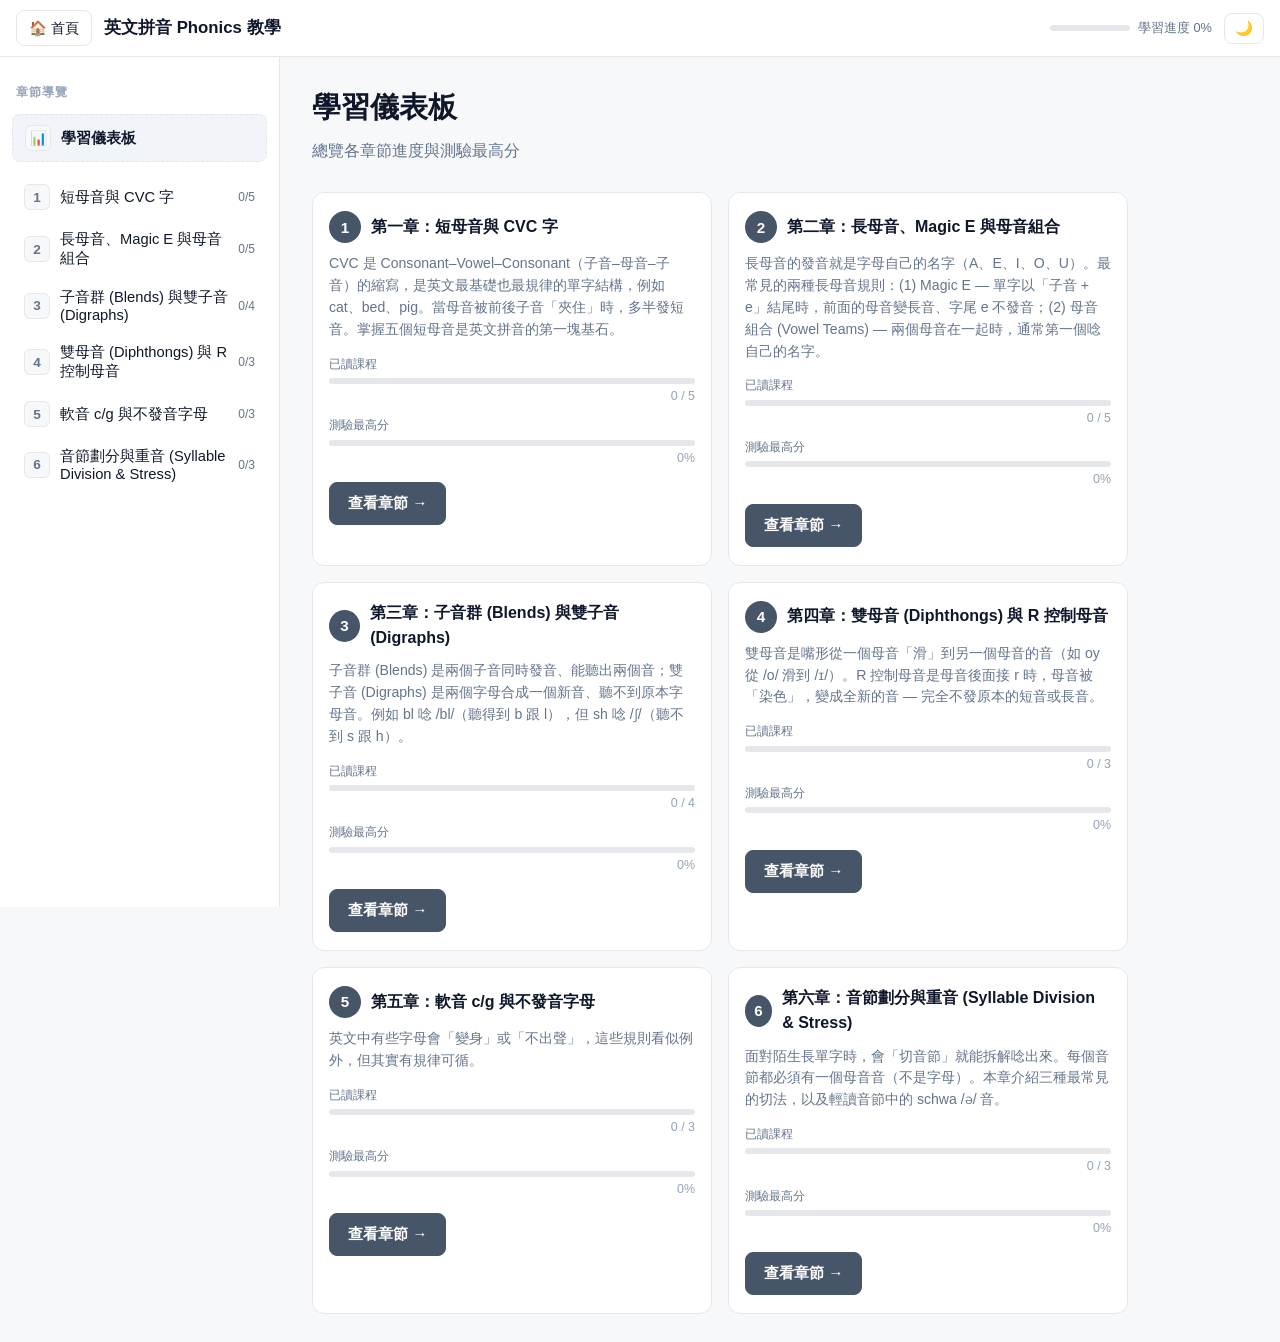
<file: 英文測驗/index.html>
<!DOCTYPE html>
<html lang="zh-TW" data-theme="light">
<head>
    <meta charset="UTF-8">
    <meta name="viewport" content="width=device-width, initial-scale=1.0">
    <title>英文拼音 Phonics 教學</title>
    <style>
        :root[data-theme="light"] {
            --bg: #f7f8fa;
            --bg-elev: #ffffff;
            --bg-sidebar: #ffffff;
            --border: #e5e7eb;
            --border-strong: #cbd5e1;
            --text: #0f172a;
            --text-mute: #64748b;
            --text-soft: #94a3b8;
            --accent: #334155;
            --accent-hover: #1e293b;
            --primary: #475569;
            --primary-hover: #334155;
            --success: #16a34a;
            --error: #dc2626;
            --hl-bg: #f1f5f9;
        }
        :root[data-theme="dark"] {
            --bg: #0f172a;
            --bg-elev: #1e293b;
            --bg-sidebar: #1a2236;
            --border: #334155;
            --border-strong: #475569;
            --text: #e2e8f0;
            --text-mute: #94a3b8;
            --text-soft: #64748b;
            --accent: #cbd5e1;
            --accent-hover: #f1f5f9;
            --primary: #94a3b8;
            --primary-hover: #cbd5e1;
            --success: #22c55e;
            --error: #ef4444;
            --hl-bg: #243047;
        }
        * { box-sizing: border-box; }
        body {
            margin: 0;
            font-family: -apple-system, BlinkMacSystemFont, "Segoe UI", "PingFang TC",
                         "Microsoft JhengHei", "Helvetica Neue", Arial, sans-serif;
            background: var(--bg);
            color: var(--text);
            line-height: 1.55;
            min-height: 100vh;
            transition: background 0.2s, color 0.2s;
        }

        /* Top bar */
        .topbar {
            position: sticky;
            top: 0;
            z-index: 20;
            background: var(--bg-elev);
            border-bottom: 1px solid var(--border);
            padding: 10px 16px;
            display: flex;
            align-items: center;
            gap: 12px;
        }
        .topbar h1 {
            margin: 0;
            font-size: 1.05rem;
            font-weight: 600;
            color: var(--text);
            flex: 1;
            white-space: nowrap;
            overflow: hidden;
            text-overflow: ellipsis;
        }
        .home-link, .icon-btn {
            background: transparent;
            border: 1px solid var(--border);
            color: var(--text);
            padding: 6px 12px;
            border-radius: 8px;
            cursor: pointer;
            font-family: inherit;
            font-size: 0.9rem;
            text-decoration: none;
            display: inline-flex;
            align-items: center;
            gap: 6px;
        }
        .home-link:hover, .icon-btn:hover {
            background: var(--hl-bg);
            border-color: var(--border-strong);
        }
        .icon-btn { padding: 6px 10px; }
        .top-progress {
            display: flex;
            align-items: center;
            gap: 8px;
            min-width: 140px;
        }
        .top-progress-bar {
            flex: 1;
            height: 6px;
            background: var(--border);
            border-radius: 6px;
            overflow: hidden;
            min-width: 80px;
        }
        .top-progress-fill {
            height: 100%;
            background: linear-gradient(90deg, var(--primary), var(--accent));
            width: 0%;
            transition: width 0.4s;
        }
        .top-progress-label {
            font-size: 0.8rem;
            color: var(--text-mute);
            white-space: nowrap;
        }

        /* Layout */
        .app-layout {
            display: grid;
            grid-template-columns: 280px 1fr;
            min-height: calc(100vh - 50px);
        }
        .sidebar {
            background: var(--bg-sidebar);
            border-right: 1px solid var(--border);
            padding: 20px 12px;
            overflow-y: auto;
            max-height: calc(100vh - 50px);
            position: sticky;
            top: 50px;
        }
        .sidebar-title {
            font-size: 0.78rem;
            font-weight: 600;
            color: var(--text-soft);
            text-transform: uppercase;
            letter-spacing: 0.08em;
            margin: 6px 4px 12px;
        }
        .main {
            padding: 28px 32px;
            max-width: 880px;
        }

        /* Sidebar items */
        .nav-chapter, .nav-lesson {
            display: flex;
            align-items: center;
            gap: 10px;
            width: 100%;
            text-align: left;
            background: transparent;
            border: none;
            color: var(--text);
            padding: 10px 12px;
            border-radius: 8px;
            cursor: pointer;
            font-family: inherit;
            font-size: 0.92rem;
            transition: background 0.15s;
        }
        .nav-chapter:hover, .nav-lesson:hover { background: var(--hl-bg); }
        .nav-chapter.open, .nav-chapter.active { background: var(--hl-bg); font-weight: 600; }
        .nav-chapter.dashboard-btn { margin-bottom: 12px; border: 1px dashed var(--border); }
        .nav-chapter .ch-num {
            display: inline-flex;
            justify-content: center;
            align-items: center;
            width: 26px;
            height: 26px;
            border-radius: 6px;
            background: var(--bg);
            border: 1px solid var(--border);
            font-size: 0.85rem;
            font-weight: 600;
            color: var(--text-mute);
            flex-shrink: 0;
        }
        .nav-chapter .ch-title { flex: 1; }
        .nav-chapter .ch-progress {
            font-size: 0.75rem;
            color: var(--text-mute);
            white-space: nowrap;
        }
        .nav-lessons {
            display: flex;
            flex-direction: column;
            padding-left: 14px;
            border-left: 2px solid var(--border);
            margin: 4px 0 8px 18px;
        }
        .nav-lesson {
            font-size: 0.88rem;
            padding: 8px 12px;
            color: var(--text-mute);
        }
        .nav-lesson.active {
            background: var(--hl-bg);
            color: var(--text);
            font-weight: 600;
        }
        .nav-lesson .ipa {
            font-family: "SF Mono", Consolas, monospace;
            font-size: 0.78rem;
            color: var(--text-soft);
            margin-left: auto;
        }
        .nav-lesson.nav-quiz {
            color: var(--accent);
            font-weight: 600;
            border-top: 1px dashed var(--border);
            margin-top: 4px;
        }

        /* Main header */
        .main-header { margin-bottom: 28px; }
        .breadcrumb {
            font-size: 0.85rem;
            color: var(--text-mute);
            margin: 0 0 6px;
            font-weight: 500;
        }
        .main-header h1 {
            font-size: 1.8rem;
            margin: 0 0 8px;
            color: var(--text);
            font-weight: 600;
        }
        .main-header .subtitle {
            color: var(--text-mute);
            margin: 0;
            font-size: 1rem;
            line-height: 1.65;
        }
        .ipa-big {
            font-family: "SF Mono", Consolas, monospace;
            font-size: 1.3rem;
            color: var(--primary);
            margin-left: 8px;
        }
        .ipa-inline {
            font-family: "SF Mono", Consolas, monospace;
            color: var(--text-mute);
            font-size: 0.9rem;
        }

        /* Dashboard */
        .dash-grid {
            display: grid;
            grid-template-columns: repeat(auto-fill, minmax(280px, 1fr));
            gap: 16px;
        }
        .dash-card {
            background: var(--bg-elev);
            border: 1px solid var(--border);
            border-radius: 12px;
            padding: 18px 16px;
        }
        .dash-card-head {
            display: flex;
            align-items: center;
            gap: 10px;
            margin-bottom: 10px;
        }
        .dash-num {
            display: inline-flex;
            justify-content: center;
            align-items: center;
            width: 32px;
            height: 32px;
            border-radius: 50%;
            background: var(--primary);
            color: var(--bg-elev);
            font-weight: 600;
            font-size: 0.95rem;
        }
        .dash-card h3 {
            margin: 0;
            font-size: 1rem;
            font-weight: 600;
        }
        .dash-intro {
            font-size: 0.88rem;
            color: var(--text-mute);
            margin: 0 0 14px;
            line-height: 1.55;
        }
        .dash-stats { margin-bottom: 14px; }
        .stat { margin-bottom: 10px; }
        .stat-label {
            font-size: 0.78rem;
            color: var(--text-mute);
            margin-bottom: 4px;
        }
        .stat-bar {
            height: 6px;
            background: var(--border);
            border-radius: 6px;
            overflow: hidden;
            margin-bottom: 3px;
        }
        .stat-fill {
            height: 100%;
            background: var(--primary);
            transition: width 0.4s;
        }
        .stat-val {
            font-size: 0.78rem;
            color: var(--text-soft);
            text-align: right;
        }

        /* Buttons */
        .primary-btn, .secondary-btn {
            font-family: inherit;
            font-size: 0.95rem;
            padding: 10px 18px;
            border-radius: 8px;
            cursor: pointer;
            font-weight: 600;
            border: 1px solid transparent;
            transition: all 0.15s;
        }
        .primary-btn {
            background: var(--primary);
            color: var(--bg-elev);
            border-color: var(--primary);
        }
        .primary-btn:hover {
            background: var(--primary-hover);
            border-color: var(--primary-hover);
        }
        .secondary-btn {
            background: transparent;
            color: var(--text);
            border-color: var(--border-strong);
        }
        .secondary-btn:hover { background: var(--hl-bg); }

        /* Chapter lesson list */
        .lesson-list { display: flex; flex-direction: column; gap: 10px; }
        .lesson-card-row {
            background: var(--bg-elev);
            border: 1px solid var(--border);
            border-radius: 10px;
            padding: 14px 18px;
            display: flex;
            justify-content: space-between;
            align-items: center;
            cursor: pointer;
            text-align: left;
            font-family: inherit;
            color: var(--text);
            transition: all 0.15s;
        }
        .lesson-card-row:hover {
            border-color: var(--border-strong);
            background: var(--hl-bg);
        }
        .lr-title { font-size: 1.05rem; font-weight: 600; margin-bottom: 4px; }
        .lr-pattern { font-size: 0.85rem; color: var(--text-mute); }
        .lr-arrow { color: var(--text-soft); font-size: 1.3rem; }
        .quiz-cta {
            margin-top: 16px;
            background: var(--accent);
            color: var(--bg-elev);
            border: none;
            border-radius: 10px;
            padding: 14px 18px;
            font-size: 1rem;
            font-weight: 600;
            cursor: pointer;
            font-family: inherit;
        }
        .quiz-cta:hover { background: var(--accent-hover); }

        /* Lesson content blocks */
        .rule-block, .tips-block, .examples-block, .pseudo-block, .contrast-block {
            background: var(--bg-elev);
            border: 1px solid var(--border);
            border-radius: 12px;
            padding: 18px 20px;
            margin-bottom: 16px;
        }
        .rule-block h3, .tips-block h3, .examples-block h3,
        .pseudo-block h3, .contrast-block h3 {
            margin: 0 0 10px;
            font-size: 1rem;
            color: var(--text);
        }
        .rule-block p, .tips-block p, .pseudo-hint, .contrast-hint {
            margin: 0;
            color: var(--text-mute);
            line-height: 1.7;
            font-size: 0.95rem;
        }
        .pseudo-hint { margin-bottom: 12px; font-size: 0.88rem; }
        .contrast-hint { margin-top: 10px; font-style: italic; }

        .word-grid {
            display: grid;
            grid-template-columns: repeat(auto-fill, minmax(110px, 1fr));
            gap: 8px;
        }
        .word-btn {
            background: var(--bg);
            border: 1px solid var(--border);
            color: var(--text);
            padding: 12px 8px;
            border-radius: 8px;
            cursor: pointer;
            font-family: inherit;
            font-size: 1rem;
            font-weight: 500;
            transition: all 0.15s;
        }
        .word-btn:hover {
            background: var(--hl-bg);
            border-color: var(--primary);
            transform: translateY(-1px);
        }
        .word-btn:active { transform: translateY(1px); }
        .word-btn.pseudo {
            background: transparent;
            border-style: dashed;
            color: var(--text-mute);
            font-style: italic;
        }
        .word-btn.pseudo:hover { color: var(--text); border-color: var(--primary); }

        .contrast-pairs {
            display: flex;
            flex-wrap: wrap;
            gap: 10px 16px;
        }
        .pair {
            display: flex;
            align-items: center;
            gap: 8px;
        }
        .pair .vs {
            color: var(--text-soft);
            font-size: 0.85rem;
        }

        .lesson-actions {
            display: flex;
            gap: 10px;
            flex-wrap: wrap;
            margin-top: 24px;
        }

        /* Quiz */
        .quiz-progress-bar {
            height: 6px;
            background: var(--border);
            border-radius: 6px;
            overflow: hidden;
            margin-top: 12px;
        }
        .quiz-progress-bar > div {
            height: 100%;
            background: var(--accent);
            transition: width 0.3s;
        }
        .quiz-card {
            background: var(--bg-elev);
            border: 1px solid var(--border);
            border-radius: 16px;
            padding: 28px 24px;
        }
        .quiz-prompt {
            font-size: 1.05rem;
            color: var(--text);
            margin: 0 0 18px;
            font-weight: 500;
        }
        .audio-cue { text-align: center; margin: 24px 0; }
        .audio-btn {
            background: var(--primary);
            color: var(--bg-elev);
            border: none;
            padding: 14px 24px;
            font-size: 1.1rem;
            border-radius: 30px;
            cursor: pointer;
            font-family: inherit;
            font-weight: 600;
        }
        .audio-btn.small {
            padding: 6px 12px;
            font-size: 0.85rem;
            border-radius: 16px;
            margin-left: 10px;
        }
        .word-display {
            font-family: "Georgia", serif;
            font-size: 2.4rem;
            text-align: center;
            margin: 20px 0;
            color: var(--text);
            font-weight: 500;
        }
        .word-display.fillblank { letter-spacing: 0.05em; }
        .quiz-hint {
            text-align: center;
            color: var(--text-mute);
            margin: 0 0 14px;
            font-size: 0.88rem;
        }
        .quiz-options {
            display: grid;
            grid-template-columns: 1fr 1fr;
            gap: 10px;
            margin-top: 12px;
        }
        .opt-btn {
            padding: 14px 12px;
            border: 1px solid var(--border-strong);
            background: var(--bg);
            color: var(--text);
            border-radius: 10px;
            font-size: 1rem;
            cursor: pointer;
            font-family: inherit;
            font-weight: 500;
            transition: all 0.15s;
        }
        .opt-btn:hover:not(:disabled) {
            background: var(--hl-bg);
            border-color: var(--primary);
        }
        .opt-btn.correct {
            background: var(--success);
            border-color: var(--success);
            color: #fff;
        }
        .opt-btn.wrong {
            background: var(--error);
            border-color: var(--error);
            color: #fff;
        }
        .opt-btn:disabled { cursor: not-allowed; opacity: 0.85; }
        .quiz-feedback {
            margin-top: 16px;
            min-height: 1.6em;
            text-align: center;
            font-size: 0.95rem;
        }
        .fb.ok { color: var(--success); font-weight: 600; }
        .fb.bad { color: var(--error); font-weight: 600; }
        .fb-rule {
            display: block;
            margin-top: 6px;
            color: var(--text-mute);
            font-size: 0.85rem;
        }
        .quiz-meta {
            margin-top: 16px;
            display: flex;
            justify-content: space-between;
            align-items: center;
            color: var(--text-mute);
            font-size: 0.9rem;
        }

        /* Result */
        .wrong-list { display: flex; flex-direction: column; gap: 12px; }
        .wrong-item {
            background: var(--bg);
            border: 1px solid var(--border);
            border-radius: 8px;
            padding: 12px;
        }
        .wrong-q { font-weight: 600; margin-bottom: 4px; }
        .wrong-meta { font-size: 0.88rem; color: var(--text-mute); margin-bottom: 6px; }
        .wrong-rule { font-size: 0.85rem; color: var(--text-mute); font-style: italic; }
        .ok { color: var(--success); font-weight: 600; }
        .bad { color: var(--error); font-weight: 600; }

        /* Mobile */
        #sidebar-toggle { display: none; }
        @media (max-width: 768px) {
            .app-layout {
                grid-template-columns: 1fr;
            }
            .sidebar {
                position: fixed;
                top: 50px;
                left: -100%;
                width: 280px;
                height: calc(100vh - 50px);
                z-index: 30;
                transition: left 0.2s;
            }
            body.sidebar-open .sidebar { left: 0; box-shadow: 4px 0 20px rgba(0,0,0,0.15); }
            #sidebar-toggle { display: inline-flex; }
            .main { padding: 20px 16px; }
            .main-header h1 { font-size: 1.45rem; }
            .quiz-options { grid-template-columns: 1fr; }
            .word-display { font-size: 1.8rem; }
            .topbar h1 { font-size: 0.95rem; }
            .top-progress-label { display: none; }
        }
    </style>
</head>
<body>
    <header class="topbar">
        <button class="icon-btn" id="sidebar-toggle" title="章節導覽">☰</button>
        <a class="home-link" href="../" title="回到學習樂園">🏠 首頁</a>
        <h1>英文拼音 Phonics 教學</h1>
        <div class="top-progress">
            <div class="top-progress-bar"><div class="top-progress-fill" id="top-progress-fill"></div></div>
            <span class="top-progress-label" id="top-progress-label">學習進度 0%</span>
        </div>
        <button class="icon-btn" id="theme-toggle" title="切換深淺色">🌙</button>
    </header>

    <div class="app-layout">
        <aside class="sidebar">
            <div class="sidebar-title">章節導覽</div>
            <nav id="sidebar-nav"></nav>
        </aside>
        <main class="main" id="main-content"></main>
    </div>

    <script src="curriculum.js"></script>
    <script src="app.js"></script>
</body>
</html>
</file>
<file: subtree-test/style.css>
body {
    font-family: Arial, sans-serif;
    margin: 0;
    padding: 20px;
    line-height: 1.6;
}

header {
    background-color: #f4f4f4;
    padding: 1rem;
    text-align: center;
}

nav ul {
    list-style: none;
    padding: 0;
}

nav ul li {
    display: inline;
    margin: 0 10px;
}

nav ul li a {
    text-decoration: none;
    color: #333;
}

main {
    max-width: 800px;
    margin: 20px auto;
    padding: 0 20px;
}

footer {
    text-align: center;
    padding: 20px;
    background-color: #f4f4f4;
    position: fixed;
    bottom: 0;
    width: 100%;
    left: 0;
}
</file>
